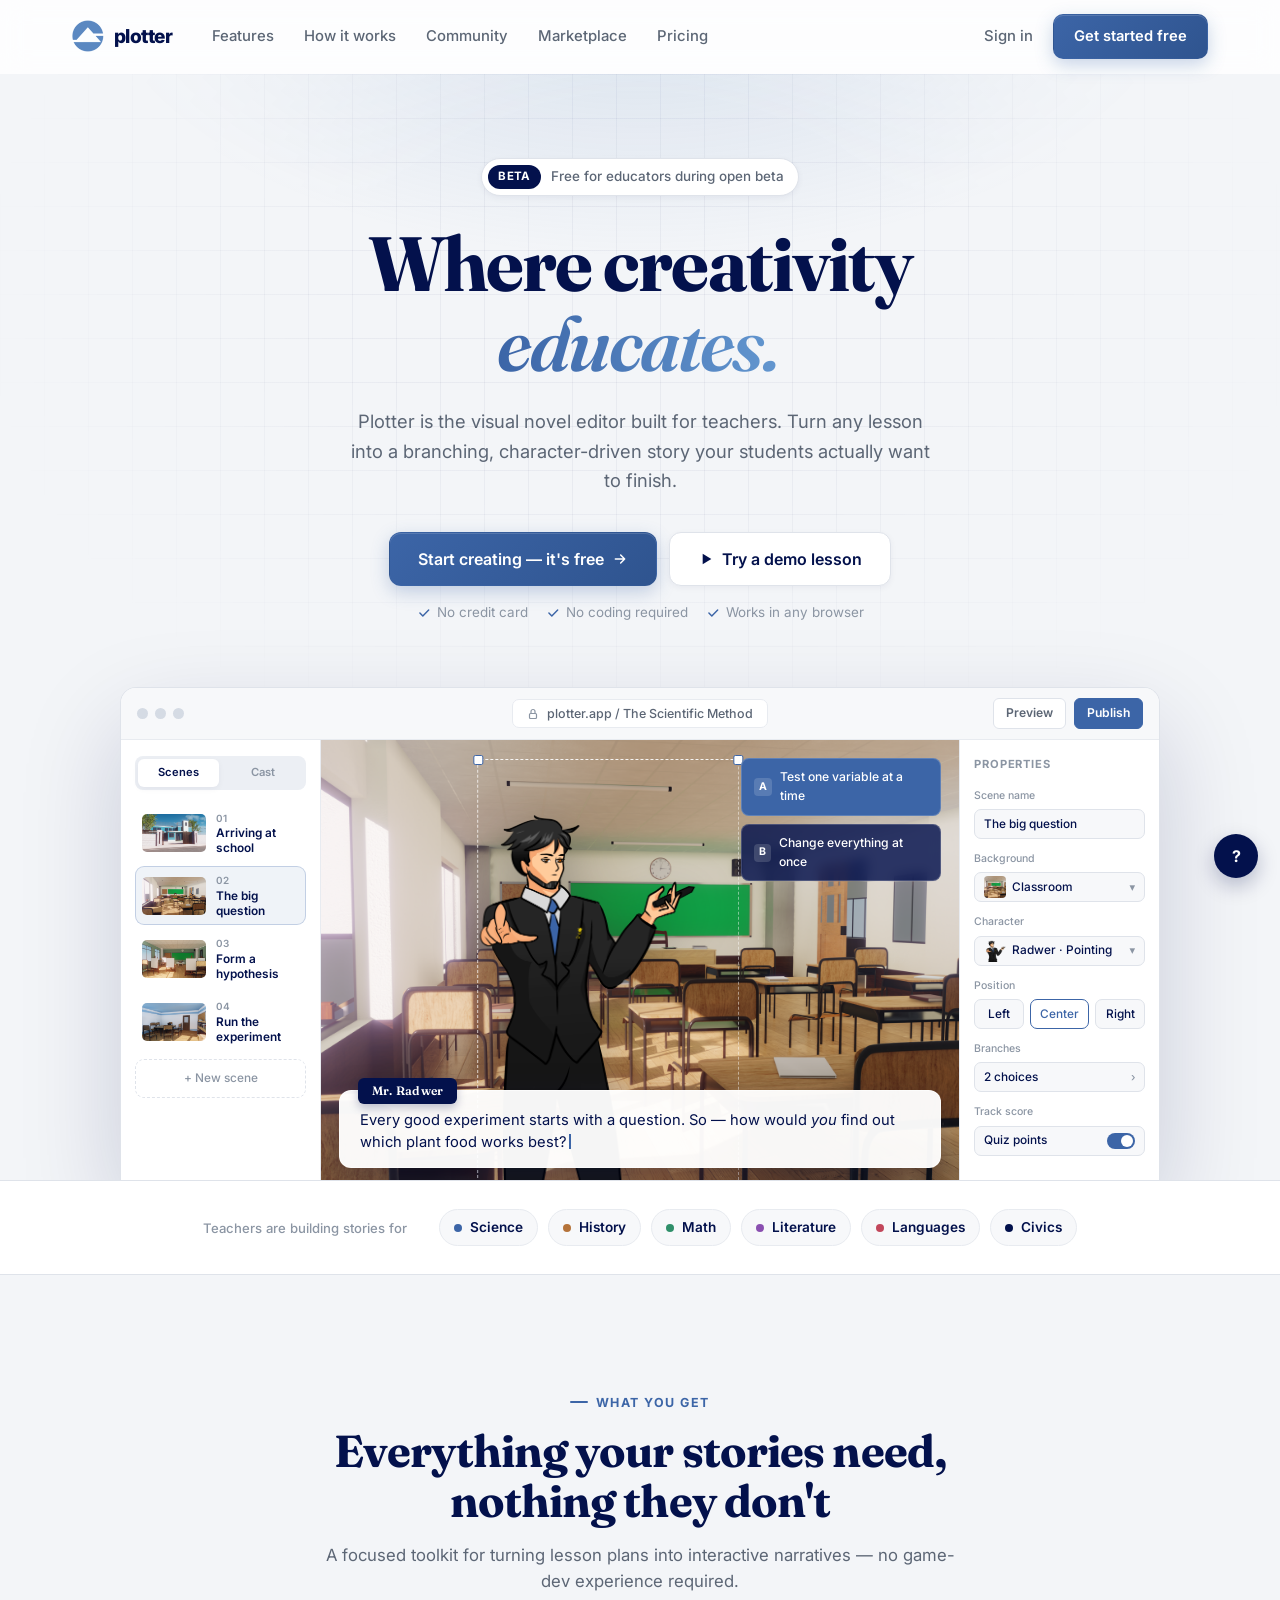
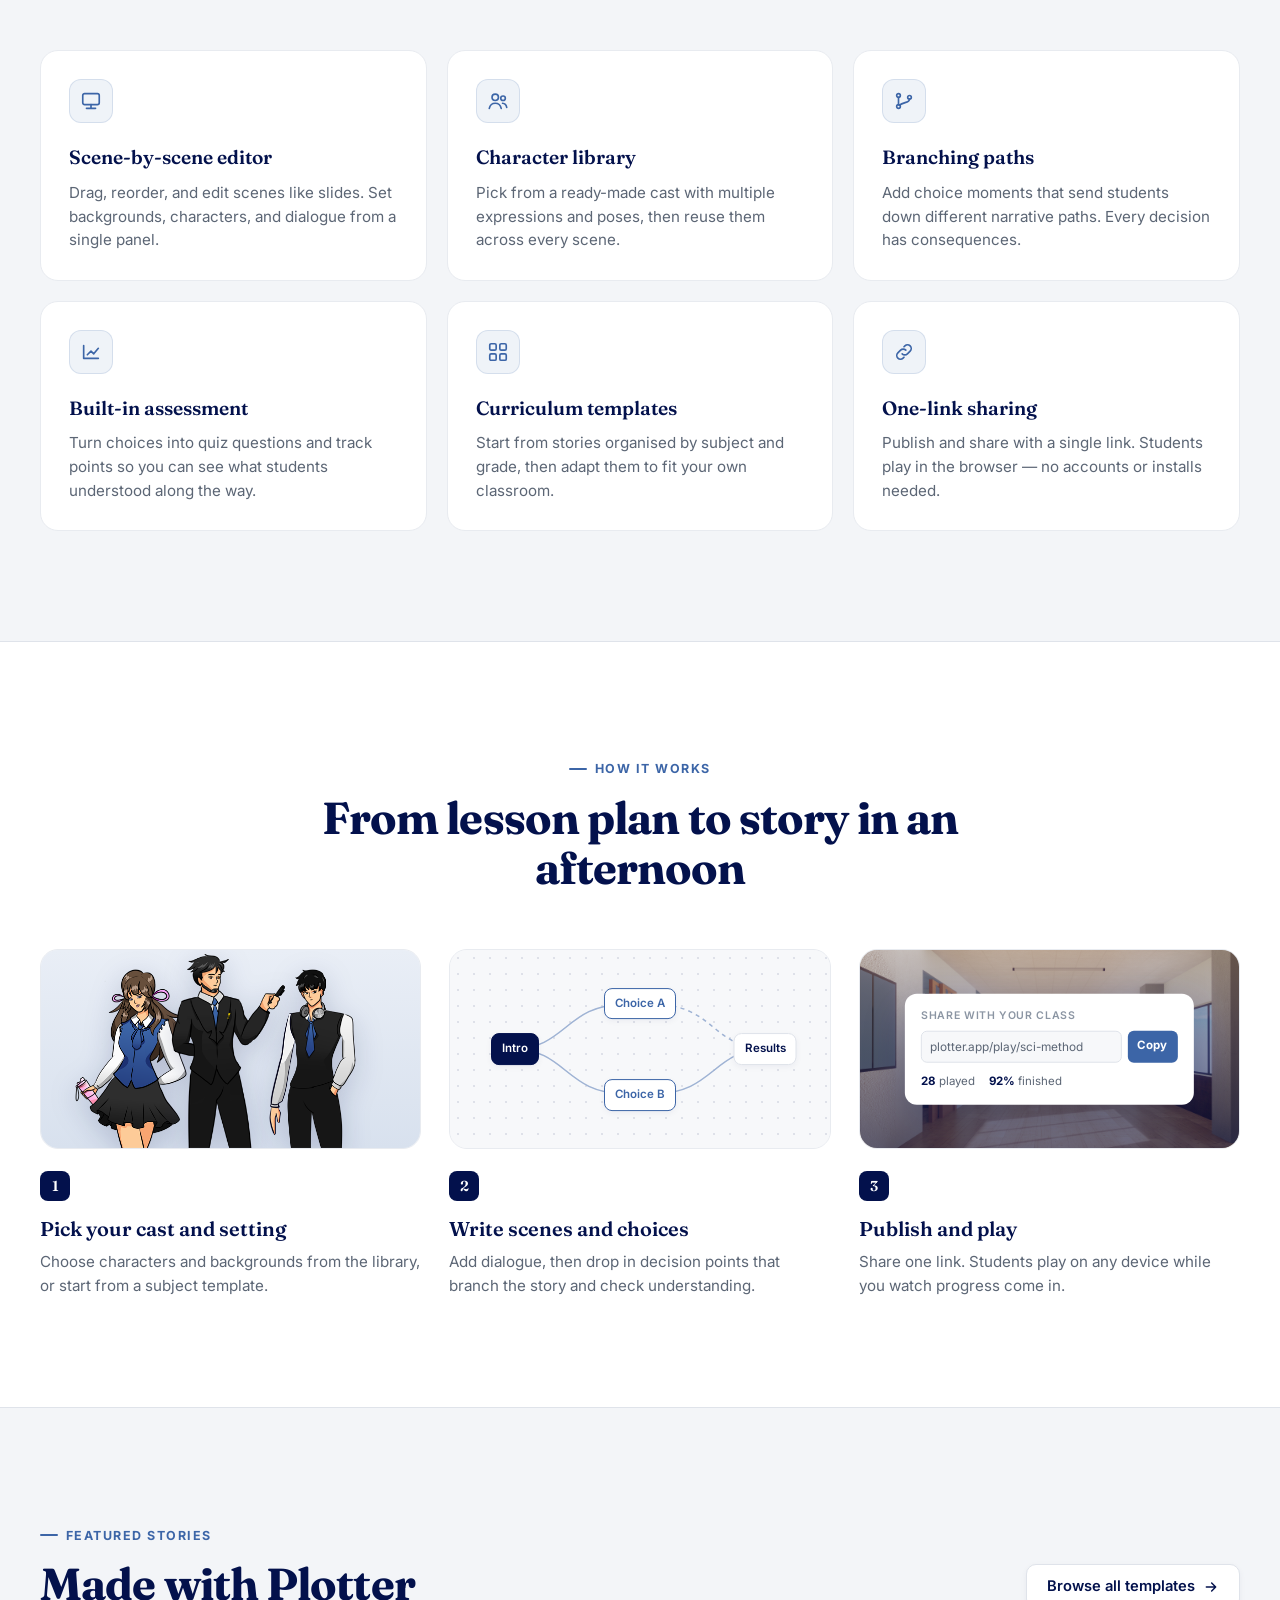
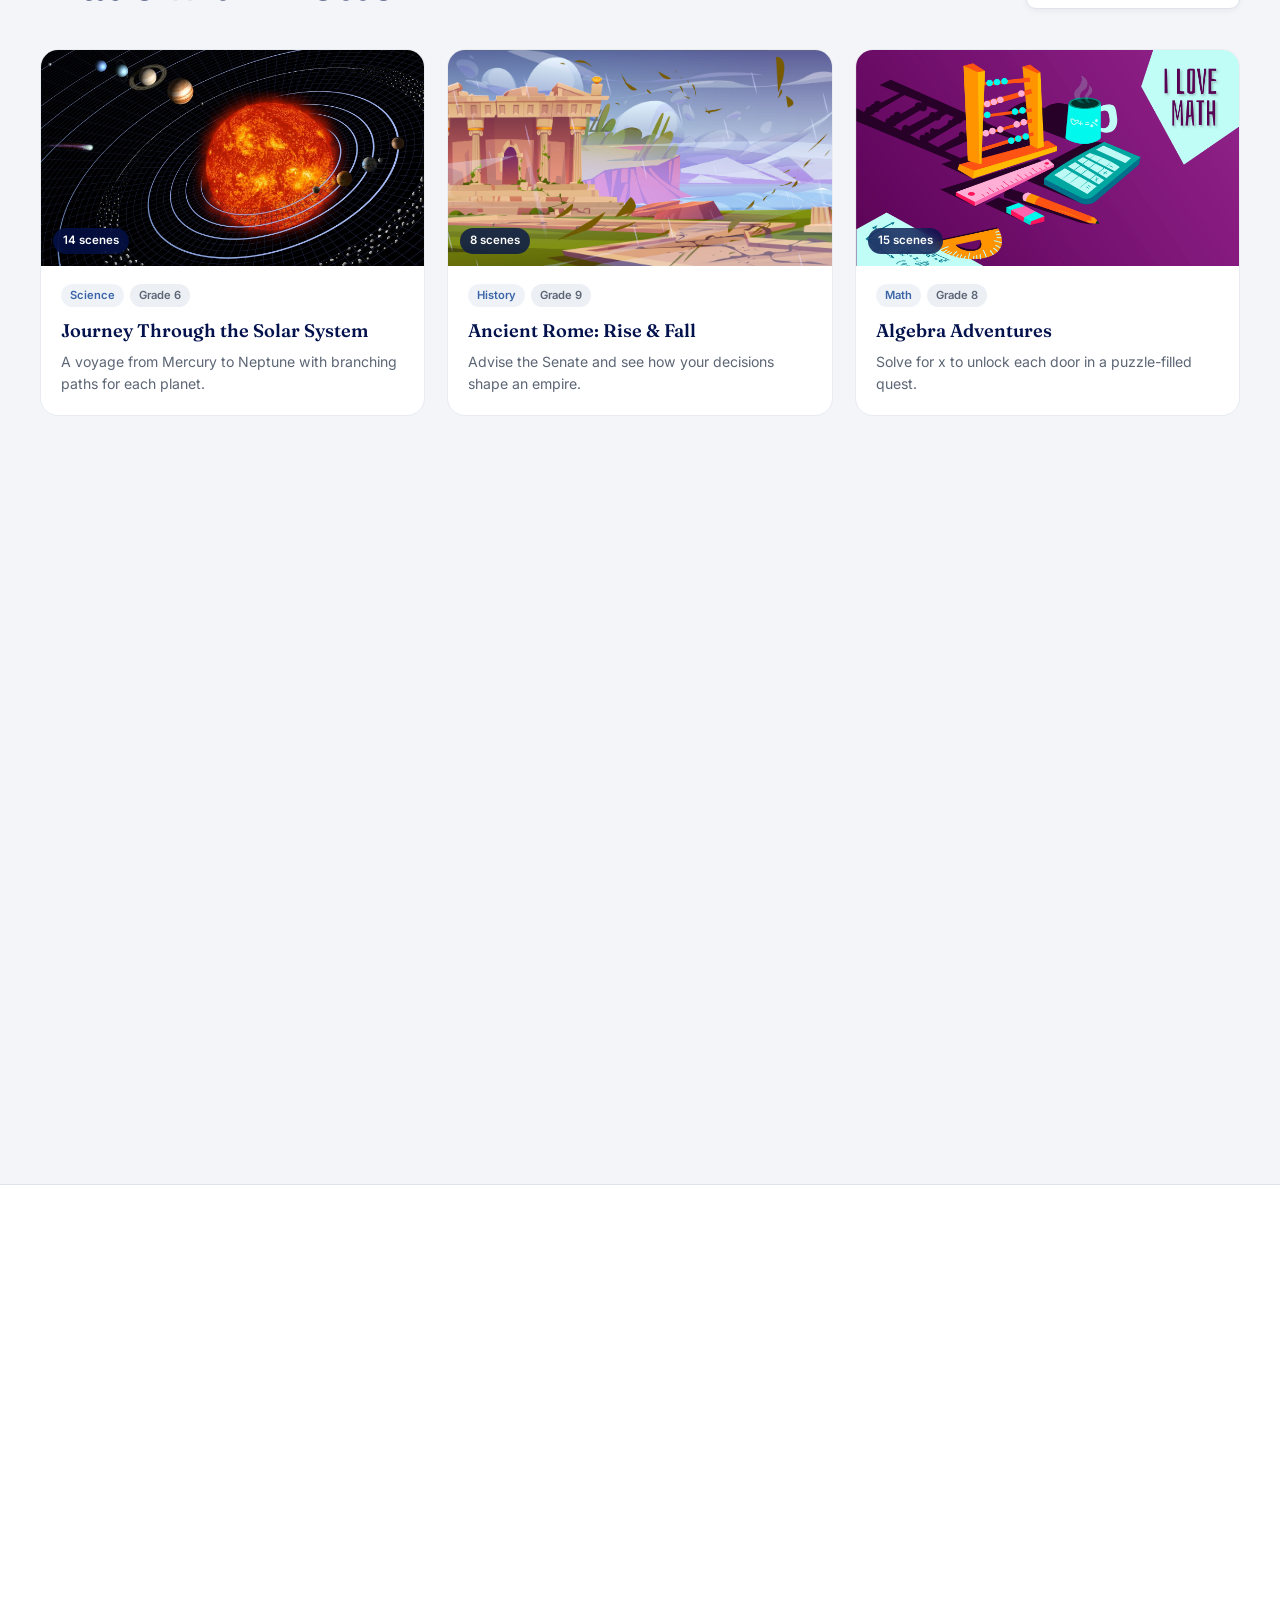
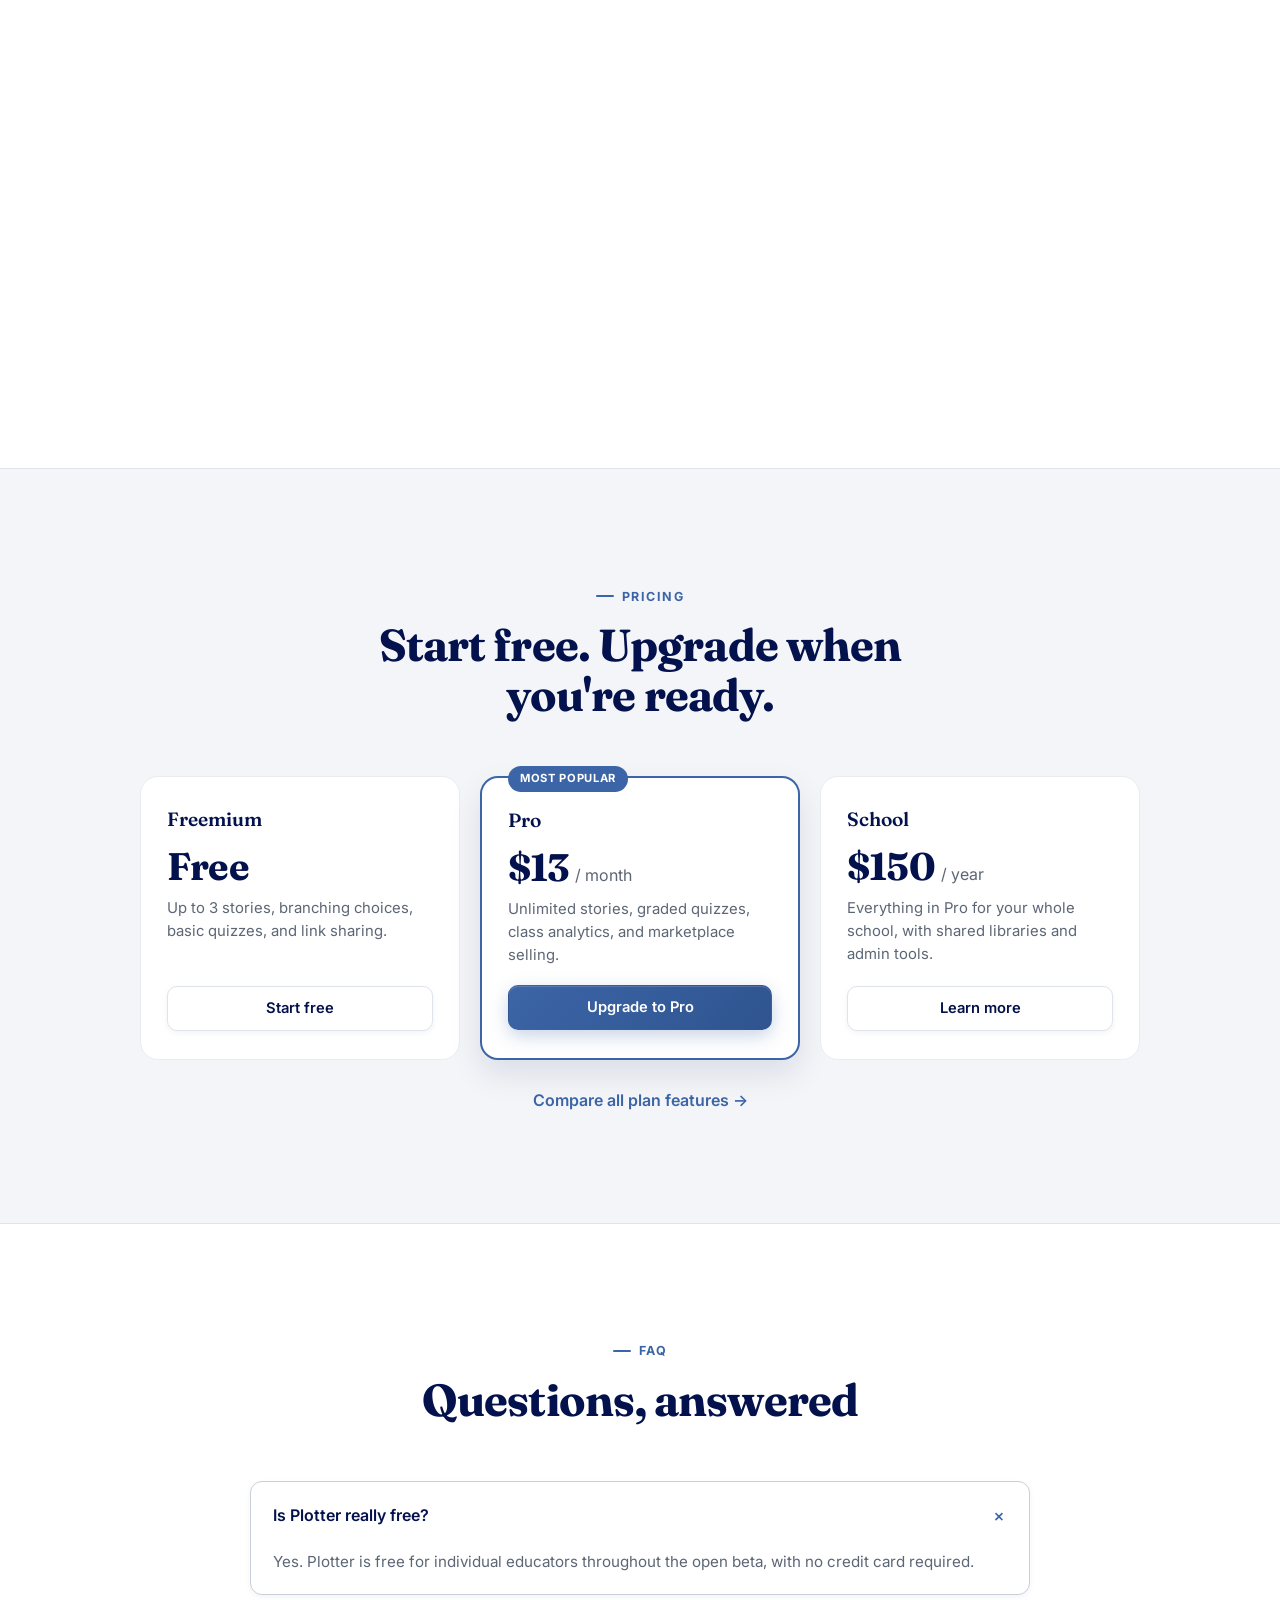
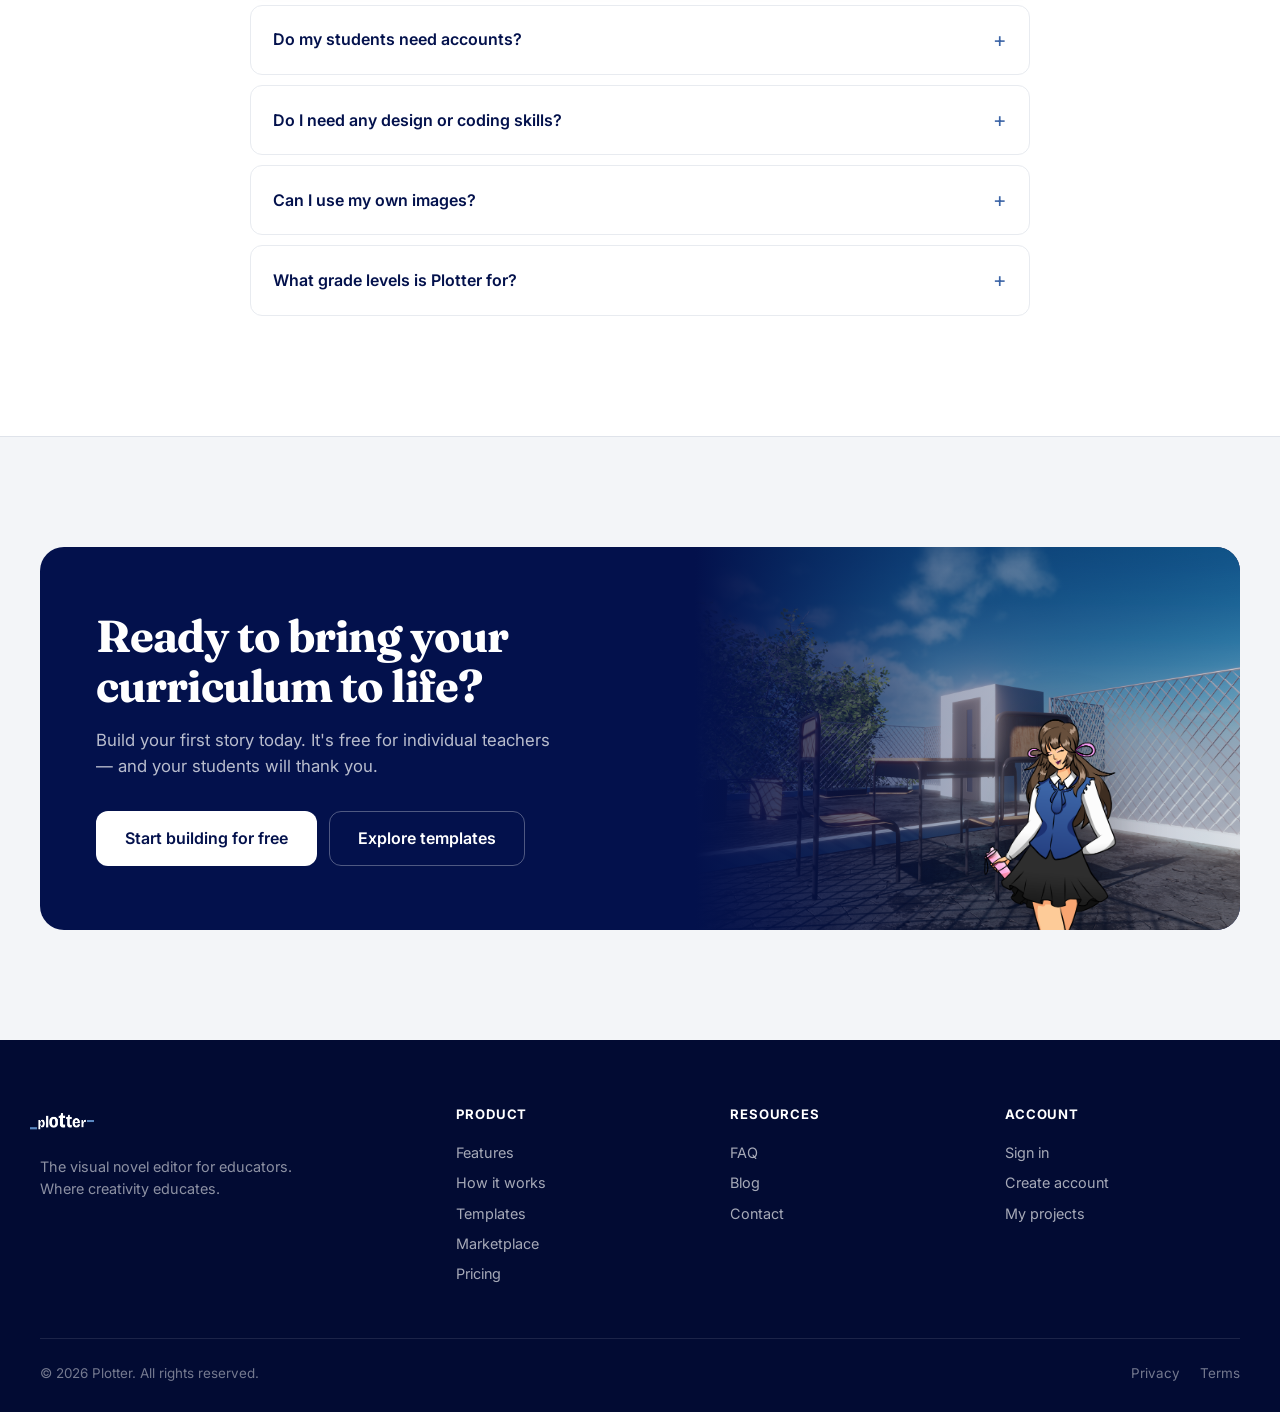
<file: index.html>
<!DOCTYPE html>
<html lang="en">
<head>
<meta charset="UTF-8">
<meta name="viewport" content="width=device-width, initial-scale=1.0">
<title>Plotter — The visual novel editor for educators</title>
<meta name="description" content="Plotter is the visual novel editor for educators. Build branching, character-driven stories your students actually want to finish.">
<link rel="icon" href="images/sidebar-logo.png">
<link rel="preconnect" href="https://fonts.googleapis.com">
<link rel="preconnect" href="https://fonts.gstatic.com" crossorigin>
<link href="https://fonts.googleapis.com/css2?family=Inter:wght@400;500;600;700;800&family=Fraunces:opsz,wght@9..144,500;9..144,600;9..144,700&display=swap" rel="stylesheet">
<style>
  :root{
    --bg: #f3f5f8;
    --panel: #ffffff;
    --panel-2: #f7f8fa;
    --panel-3: #eceff4;
    --border: #dfe3ea;
    --border-soft: #e8ebf0;
    --navy: #03114c;
    --navy-2: #0b1d63;
    --blue: #3c65a7;
    --blue-2: #5b88c1;
    --blue-3: #6397d0;
    --blue-tint: rgba(60,101,167,0.08);
    --text: #03114c;
    --text-dim: #5c6675;
    --text-faint: #8b95a3;
    --radius-lg: 18px;
    --radius-md: 12px;
    --font-display: 'Fraunces', Georgia, serif;
    --font-body: 'Inter', system-ui, -apple-system, sans-serif;
    --max-width: 1200px;
    --shadow-sm: 0 2px 6px rgba(3,17,76,0.05);
    --shadow-md: 0 14px 32px rgba(3,17,76,0.10);
    --shadow-lg: 0 40px 100px rgba(3,17,76,0.18);
  }

  *{ box-sizing: border-box; margin: 0; padding: 0; }
  html{ scroll-behavior: smooth; scroll-padding-top: 80px; }

  body{
    background: var(--bg);
    color: var(--text);
    font-family: var(--font-body);
    line-height: 1.55;
    -webkit-font-smoothing: antialiased;
    overflow-x: hidden;
  }

  ::selection{ background: rgba(60,101,167,0.22); color: var(--navy); }
  ::-webkit-scrollbar{ width: 10px; height: 10px; }
  ::-webkit-scrollbar-track{ background: transparent; }
  ::-webkit-scrollbar-thumb{ background: #cfd6e1; border-radius: 8px; border: 2px solid var(--bg); }
  ::-webkit-scrollbar-thumb:hover{ background: var(--blue); }

  a{ color: inherit; text-decoration: none; }
  button{ font-family: inherit; cursor: pointer; }
  img{ display: block; max-width: 100%; }
  :focus-visible{ outline: 2px solid var(--blue); outline-offset: 3px; border-radius: 6px; }

  .wrap{ max-width: var(--max-width); margin: 0 auto; padding: 0 32px; }

  /* ---------- Buttons ---------- */
  .btn{
    display: inline-flex; align-items: center; justify-content: center; gap: 8px;
    padding: 10px 20px; border-radius: 10px;
    font-size: 0.92rem; font-weight: 600; white-space: nowrap;
    border: 1px solid transparent;
    transition: transform .15s ease, box-shadow .15s ease, background .15s ease, border-color .15s ease, color .15s ease;
  }
  .btn svg{ width: 16px; height: 16px; flex-shrink: 0; }
  .btn-primary{
    background: linear-gradient(135deg, var(--blue), #2f548f);
    color: #fff;
    box-shadow: 0 6px 18px rgba(60,101,167,0.28), inset 0 1px 0 rgba(255,255,255,0.15);
  }
  .btn-primary:hover{ transform: translateY(-1px); box-shadow: 0 10px 26px rgba(60,101,167,0.36), inset 0 1px 0 rgba(255,255,255,0.15); }
  .btn-secondary{ background: #fff; color: var(--navy); border-color: var(--border); box-shadow: var(--shadow-sm); }
  .btn-secondary:hover{ border-color: var(--blue); color: var(--blue); }
  .btn-light{ background: #fff; color: var(--navy); }
  .btn-light:hover{ transform: translateY(-1px); box-shadow: 0 10px 26px rgba(0,0,0,0.25); }
  .btn-ghost-light{ background: transparent; color: #fff; border-color: rgba(255,255,255,0.3); }
  .btn-ghost-light:hover{ background: rgba(255,255,255,0.08); border-color: rgba(255,255,255,0.6); }
  .btn-lg{ padding: 14px 28px; font-size: 1rem; border-radius: 12px; }

  /* ---------- Navbar ---------- */
  header{
    position: sticky; top: 0; z-index: 50;
    background: rgba(255,255,255,0.82);
    backdrop-filter: saturate(160%) blur(14px);
    -webkit-backdrop-filter: saturate(160%) blur(14px);
    border-bottom: 1px solid transparent;
    transition: border-color .2s ease, box-shadow .2s ease;
  }
  header.scrolled{ border-bottom-color: var(--border); box-shadow: 0 4px 20px rgba(3,17,76,0.05); }

  .nav{
    display: flex; align-items: center; justify-content: space-between; gap: 24px;
    max-width: var(--max-width); margin: 0 auto; padding: 14px 32px;
  }
  .nav-left{ display: flex; align-items: center; gap: 40px; }
  .logo{ display: flex; align-items: center; gap: 10px; font-weight: 800; font-size: 1.2rem; letter-spacing: -0.03em; color: var(--navy); }
  .logo-mark{ width: 32px; height: 32px; object-fit: contain; }
  .nav-links{ display: flex; align-items: center; gap: 30px; }
  .nav-links a{ color: var(--text-dim); font-size: 0.93rem; font-weight: 500; transition: color .15s ease; }
  .nav-links a:hover{ color: var(--blue); }
  .nav-actions{ display: flex; align-items: center; gap: 20px; }
  .nav-actions .signin{ color: var(--text-dim); font-size: 0.93rem; font-weight: 500; }
  .nav-actions .signin:hover{ color: var(--blue); }

  .menu-toggle{
    display: none; width: 40px; height: 40px; border-radius: 10px;
    background: transparent; border: 1px solid var(--border); color: var(--navy);
    align-items: center; justify-content: center;
  }
  .menu-toggle svg{ width: 20px; height: 20px; }

  .mobile-menu{
    display: none; flex-direction: column; gap: 4px;
    padding: 8px 20px 20px; border-top: 1px solid var(--border-soft); background: #fff;
  }
  .mobile-menu a{ padding: 12px 4px; font-weight: 500; color: var(--text-dim); border-bottom: 1px solid var(--border-soft); }
  .mobile-menu .btn{ margin-top: 12px; border-bottom: none; color: #fff; }
  header.open .mobile-menu{ display: flex; }

  /* ---------- Hero ---------- */
  .hero{
    position: relative; text-align: center;
    padding: 84px 32px 0;
    overflow: hidden;
  }
  .hero::before{
    content: ""; position: absolute; inset: 0; z-index: 0; pointer-events: none;
    background:
      radial-gradient(ellipse 800px 420px at 50% -10%, rgba(91,136,193,0.20), transparent 70%),
      linear-gradient(rgba(3,17,76,0.045) 1px, transparent 1px) 0 0 / 44px 44px,
      linear-gradient(90deg, rgba(3,17,76,0.045) 1px, transparent 1px) 0 0 / 44px 44px;
    -webkit-mask-image: radial-gradient(ellipse 70% 60% at 50% 20%, #000 30%, transparent 75%);
            mask-image: radial-gradient(ellipse 70% 60% at 50% 20%, #000 30%, transparent 75%);
  }
  .hero > *{ position: relative; z-index: 1; }

  .badge{
    display: inline-flex; align-items: center; gap: 10px;
    padding: 6px 14px 6px 6px; border-radius: 999px;
    background: #fff; border: 1px solid var(--border);
    color: var(--text-dim); font-size: 0.84rem; font-weight: 500;
    box-shadow: var(--shadow-sm); margin-bottom: 28px;
  }
  .badge-tag{
    background: var(--navy); color: #fff; font-size: 0.72rem; font-weight: 700;
    letter-spacing: 0.04em; padding: 3px 10px; border-radius: 999px;
  }

  h1.headline{
    font-family: var(--font-display);
    font-size: clamp(2.6rem, 6.6vw, 4.8rem);
    font-weight: 700; letter-spacing: -0.025em; line-height: 1.04;
    color: var(--navy);
  }
  .headline em{
    font-style: italic; font-weight: 600;
    background: linear-gradient(90deg, var(--blue), var(--blue-3));
    -webkit-background-clip: text; background-clip: text; color: transparent;
    padding-right: 0.06em;
  }
  .hero-sub{
    max-width: 600px; margin: 24px auto 0;
    color: var(--text-dim); font-size: 1.15rem; line-height: 1.6;
  }
  .hero-actions{ display: flex; justify-content: center; gap: 12px; margin-top: 36px; flex-wrap: wrap; }
  .hero-note{ margin-top: 16px; color: var(--text-faint); font-size: 0.84rem; display: flex; justify-content: center; gap: 18px; flex-wrap: wrap; }
  .hero-note span{ display: inline-flex; align-items: center; gap: 6px; }
  .hero-note svg{ width: 14px; height: 14px; color: var(--blue); }

  /* ---------- Editor mockup ---------- */
  .editor-wrap{ max-width: 1040px; margin: 64px auto 0; position: relative; }
  .editor-wrap::after{
    content: ""; position: absolute; left: 8%; right: 8%; bottom: -30px; height: 60px;
    background: radial-gradient(ellipse at center, rgba(3,17,76,0.25), transparent 70%);
    filter: blur(16px); z-index: -1;
  }
  .editor-shell{
    background: #fff; border: 1px solid var(--border);
    border-radius: 16px 16px 0 0; border-bottom: none;
    overflow: hidden; box-shadow: var(--shadow-lg); text-align: left;
  }
  .editor-titlebar{
    display: grid; grid-template-columns: 1fr auto 1fr; align-items: center;
    padding: 10px 16px; border-bottom: 1px solid var(--border-soft); background: var(--panel-2);
  }
  .traffic-lights{ display: flex; gap: 7px; }
  .traffic-lights span{ width: 11px; height: 11px; border-radius: 50%; background: #d5dbe4; }
  .editor-title{
    display: flex; align-items: center; gap: 8px;
    background: #fff; border: 1px solid var(--border-soft); border-radius: 7px;
    padding: 4px 14px; color: var(--text-dim); font-size: 0.78rem; font-weight: 500;
  }
  .editor-title svg{ width: 12px; height: 12px; color: var(--text-faint); }
  .editor-titlebar-actions{ display: flex; gap: 8px; justify-content: flex-end; }
  .pill-btn{
    padding: 5px 12px; border-radius: 6px; font-size: 0.76rem; font-weight: 600;
    border: 1px solid var(--border); color: var(--text-dim); background: #fff;
  }
  .pill-btn.publish{ background: var(--blue); color: #fff; border-color: var(--blue); }

  .editor-body{ display: grid; grid-template-columns: 200px 1fr 200px; height: 440px; }
  .editor-col{ padding: 16px 14px; }
  .editor-col.scenes{ border-right: 1px solid var(--border-soft); background: #fff; overflow: hidden; }
  .editor-col.props{ border-left: 1px solid var(--border-soft); background: #fff; }

  .editor-tabs{
    display: flex; gap: 4px; padding: 3px; background: var(--panel-3);
    border-radius: 8px; margin-bottom: 14px;
  }
  .editor-tabs span{
    flex: 1; text-align: center; font-size: 0.7rem; font-weight: 600;
    padding: 5px 0; border-radius: 6px; color: var(--text-faint);
  }
  .editor-tabs .active{ background: #fff; color: var(--navy); box-shadow: var(--shadow-sm); }

  .scene-item{
    display: flex; gap: 10px; align-items: center;
    padding: 6px; border-radius: 9px; margin-bottom: 4px; border: 1px solid transparent;
  }
  .scene-item.active{ background: var(--blue-tint); border-color: rgba(60,101,167,0.25); }
  .scene-item img{ width: 64px; height: 38px; object-fit: cover; border-radius: 5px; flex-shrink: 0; }
  .scene-item .meta{ min-width: 0; }
  .scene-item .num{ font-size: 0.62rem; color: var(--text-faint); font-weight: 600; letter-spacing: .04em; }
  .scene-item .name{ font-size: 0.74rem; font-weight: 600; color: var(--navy); line-height: 1.25; }
  .scene-add{
    margin-top: 8px; border: 1.5px dashed var(--border); border-radius: 9px;
    padding: 9px; text-align: center; font-size: 0.74rem; color: var(--text-faint); font-weight: 500;
  }

  .editor-stage{
    position: relative; overflow: hidden; padding: 0;
    background: #222 url('images/backgrounds/classroom.png') center 40% / cover no-repeat;
  }
  .stage-character{
    position: absolute; bottom: 0; left: 50%; transform: translateX(-62%);
    height: 96%; width: auto; max-width: none;
    filter: drop-shadow(0 12px 24px rgba(0,0,0,0.25));
  }
  .stage-select{
    position: absolute; bottom: 0; left: 50%; transform: translateX(-62%);
    height: 96%; aspect-ratio: 0.62;
    outline: 1.5px dashed rgba(255,255,255,0.9); outline-offset: -2px; border-radius: 4px;
    pointer-events: none;
  }
  .stage-select::before, .stage-select::after{
    content: ""; position: absolute; width: 8px; height: 8px; background: #fff; border: 1.5px solid var(--blue); border-radius: 2px;
  }
  .stage-select::before{ top: -3px; left: -3px; }
  .stage-select::after{ top: -3px; right: -3px; }

  .dialogue-box{
    position: absolute; left: 18px; right: 18px; bottom: 16px;
    background: rgba(255,255,255,0.96); border-radius: 12px;
    padding: 18px 20px 14px; box-shadow: 0 16px 40px rgba(3,17,76,0.25);
    border: 1px solid rgba(255,255,255,0.6);
  }
  .speaker-tag{
    position: absolute; top: -13px; left: 18px;
    background: var(--navy); color: #fff; font-family: var(--font-display);
    font-size: 0.76rem; font-weight: 600; letter-spacing: 0.02em;
    padding: 4px 14px; border-radius: 6px; box-shadow: 0 4px 10px rgba(3,17,76,0.25);
  }
  .dialogue-text{ font-size: 0.92rem; color: var(--navy); line-height: 1.5; }
  .dialogue-text .caret{ display: inline-block; width: 2px; height: 1em; background: var(--blue); vertical-align: -2px; margin-left: 2px; animation: blink 1s steps(1) infinite; }
  @keyframes blink{ 50%{ opacity: 0; } }

  .stage-choices{
    position: absolute; top: 18px; right: 18px; display: flex; flex-direction: column; gap: 8px; width: 200px;
  }
  .stage-choice{
    background: rgba(3,17,76,0.82); color: #fff; font-size: 0.76rem; font-weight: 500;
    padding: 9px 12px; border-radius: 8px; border: 1px solid rgba(255,255,255,0.18);
    backdrop-filter: blur(6px); display: flex; align-items: center; gap: 8px;
  }
  .stage-choice b{ display: inline-grid; place-items: center; width: 18px; height: 18px; border-radius: 4px; background: rgba(255,255,255,0.15); font-size: 0.66rem; }
  .stage-choice.hl{ background: var(--blue); }

  .props-heading{ font-size: 0.7rem; font-weight: 700; color: var(--text-faint); letter-spacing: 0.08em; margin-bottom: 14px; text-transform: uppercase; }
  .props-field{ margin-bottom: 12px; }
  .props-label{ font-size: 0.66rem; color: var(--text-faint); margin-bottom: 5px; font-weight: 500; }
  .props-input{
    display: flex; align-items: center; justify-content: space-between; gap: 6px;
    min-height: 30px; border-radius: 7px; border: 1px solid var(--border);
    background: var(--panel-2); padding: 0 9px; font-size: 0.74rem; color: var(--navy); font-weight: 500;
  }
  .props-input img{ width: 22px; height: 22px; object-fit: cover; object-position: top; border-radius: 4px; }
  .props-input .chev{ color: var(--text-faint); font-size: 0.7rem; }
  .props-row{ display: flex; gap: 6px; }
  .props-row .props-input{ flex: 1; justify-content: center; }
  .toggle{ width: 28px; height: 16px; border-radius: 999px; background: var(--blue); position: relative; }
  .toggle::after{ content: ""; position: absolute; top: 2px; right: 2px; width: 12px; height: 12px; border-radius: 50%; background: #fff; }

  /* ---------- Logos / subjects strip ---------- */
  .strip{
    background: #fff; border-top: 1px solid var(--border); border-bottom: 1px solid var(--border);
    padding: 28px 32px; position: relative; z-index: 2;
  }
  .strip-inner{ max-width: var(--max-width); margin: 0 auto; display: flex; align-items: center; gap: 32px; flex-wrap: wrap; justify-content: center; }
  .strip-label{ font-size: 0.82rem; color: var(--text-faint); font-weight: 500; }
  .subject-list{ display: flex; gap: 10px; flex-wrap: wrap; justify-content: center; }
  .subject{
    display: inline-flex; align-items: center; gap: 8px;
    padding: 7px 14px; border-radius: 999px; background: var(--panel-2); border: 1px solid var(--border-soft);
    font-size: 0.85rem; font-weight: 600; color: var(--navy);
  }
  .subject i{ width: 8px; height: 8px; border-radius: 50%; display: block; }

  /* ---------- Sections ---------- */
  section.block{ padding: 110px 32px; }
  .section-head{ text-align: center; max-width: 640px; margin: 0 auto 56px; }
  .eyebrow{
    display: inline-flex; align-items: center; gap: 8px;
    font-size: 0.78rem; font-weight: 700; letter-spacing: 0.12em; text-transform: uppercase;
    color: var(--blue); margin-bottom: 14px;
  }
  .eyebrow::before{ content: ""; width: 18px; height: 2px; background: var(--blue); border-radius: 2px; }
  .section-title{
    font-family: var(--font-display); font-size: clamp(2rem, 4vw, 2.8rem);
    font-weight: 700; letter-spacing: -0.02em; line-height: 1.12; color: var(--navy);
  }
  .section-sub{ margin-top: 16px; color: var(--text-dim); font-size: 1.05rem; }

  /* ---------- Features ---------- */
  .features-grid{ max-width: var(--max-width); margin: 0 auto; display: grid; grid-template-columns: repeat(3, 1fr); gap: 20px; }
  .feature-card{
    background: #fff; border: 1px solid var(--border-soft); border-radius: var(--radius-lg);
    padding: 28px; transition: border-color .2s ease, transform .2s ease, box-shadow .2s ease;
  }
  .feature-card:hover{ border-color: #c9d0da; transform: translateY(-3px); box-shadow: var(--shadow-md); }
  .feature-icon{
    width: 44px; height: 44px; border-radius: 12px; display: grid; place-items: center;
    background: var(--blue-tint); color: var(--blue); margin-bottom: 20px;
    border: 1px solid rgba(60,101,167,0.15);
  }
  .feature-icon svg{ width: 22px; height: 22px; }
  .feature-title{ font-family: var(--font-display); font-size: 1.2rem; font-weight: 600; margin-bottom: 8px; color: var(--navy); }
  .feature-desc{ color: var(--text-dim); font-size: 0.95rem; }

  /* ---------- How it works ---------- */
  .how{ background: #fff; border-top: 1px solid var(--border); border-bottom: 1px solid var(--border); }
  .steps{ max-width: var(--max-width); margin: 0 auto; display: grid; grid-template-columns: repeat(3, 1fr); gap: 28px; counter-reset: step; }
  .step{ position: relative; }
  .step-visual{
    height: 200px; border-radius: var(--radius-lg); overflow: hidden; position: relative;
    border: 1px solid var(--border-soft); background: var(--panel-2); margin-bottom: 22px;
  }
  .step-visual img.bg{ width: 100%; height: 100%; object-fit: cover; }
  .step-num{
    display: inline-grid; place-items: center; width: 30px; height: 30px; border-radius: 8px;
    background: var(--navy); color: #fff; font-family: var(--font-display); font-weight: 600; font-size: 0.9rem;
    margin-bottom: 12px;
  }
  .step h3{ font-family: var(--font-display); font-size: 1.25rem; font-weight: 600; color: var(--navy); margin-bottom: 6px; }
  .step p{ color: var(--text-dim); font-size: 0.95rem; }

  /* step 1: cast */
  .cast{ position: absolute; inset: 0; display: flex; align-items: flex-end; justify-content: center; gap: 0;
    background: linear-gradient(180deg, #e9eef6, #d8e1ee); }
  .cast img{ height: 92%; width: auto; margin: 0 -14px; filter: drop-shadow(0 8px 14px rgba(3,17,76,0.18)); }
  .cast img:nth-child(2){ height: 100%; position: relative; z-index: 2; }

  /* step 2: branch graph */
  .graph{ position: absolute; inset: 0; background:
      radial-gradient(circle, rgba(3,17,76,0.1) 1px, transparent 1.5px) 0 0 / 16px 16px, var(--panel-2); }
  .graph svg{ position: absolute; inset: 0; width: 100%; height: 100%; }
  .node{
    position: absolute; background: #fff; border: 1px solid var(--border); border-radius: 8px;
    padding: 6px 10px; font-size: 0.72rem; font-weight: 600; color: var(--navy);
    box-shadow: var(--shadow-sm); white-space: nowrap; transform: translate(-50%, -50%);
  }
  .node.start{ background: var(--navy); color: #fff; border-color: var(--navy); }
  .node.choice{ border-color: var(--blue); color: var(--blue); }

  /* step 3: share */
  .share{ position: absolute; inset: 0; background: url('images/backgrounds/hallway.png') center / cover; }
  .share::before{ content: ""; position: absolute; inset: 0; background: linear-gradient(180deg, rgba(3,17,76,0.1), rgba(3,17,76,0.55)); }
  .share-card{
    position: absolute; left: 50%; top: 50%; transform: translate(-50%, -50%);
    background: #fff; border-radius: 12px; padding: 14px 16px; width: 76%;
    box-shadow: 0 16px 40px rgba(3,17,76,0.3);
  }
  .share-card .lbl{ font-size: 0.66rem; color: var(--text-faint); font-weight: 600; letter-spacing: .06em; text-transform: uppercase; margin-bottom: 6px; }
  .share-link{ display: flex; gap: 6px; }
  .share-link span{ flex: 1; font-size: 0.74rem; background: var(--panel-2); border: 1px solid var(--border); border-radius: 6px; padding: 6px 8px; color: var(--text-dim); white-space: nowrap; overflow: hidden; text-overflow: ellipsis; }
  .share-link b{ font-size: 0.72rem; background: var(--blue); color: #fff; border-radius: 6px; padding: 6px 10px; }
  .share-stats{ display: flex; gap: 14px; margin-top: 10px; font-size: 0.72rem; color: var(--text-dim); }
  .share-stats strong{ color: var(--navy); }

  /* ---------- Stories ---------- */
  .stories-header{
    max-width: var(--max-width); margin: 0 auto 40px;
    display: flex; align-items: flex-end; justify-content: space-between; gap: 20px; flex-wrap: wrap;
  }
  .stories-header .section-head{ text-align: left; margin: 0; }
  .stories-grid{ max-width: var(--max-width); margin: 0 auto; display: grid; grid-template-columns: repeat(3, 1fr); gap: 22px; }
  .story-card{
    border-radius: var(--radius-lg); overflow: hidden; border: 1px solid var(--border-soft);
    background: #fff; transition: transform .2s ease, box-shadow .2s ease, border-color .2s ease;
    display: flex; flex-direction: column;
  }
  .story-card:hover{ transform: translateY(-4px); box-shadow: var(--shadow-md); border-color: #c9d0da; }
  .story-cover{ aspect-ratio: 16 / 9; position: relative; overflow: hidden; background: linear-gradient(135deg, var(--navy), var(--blue)); }
  .story-cover img{ width: 100%; height: 100%; object-fit: cover; transition: transform .5s ease; }
  .story-card:hover .story-cover img{ transform: scale(1.05); }
  .story-cover .scene-count{
    position: absolute; left: 12px; bottom: 12px;
    background: rgba(3,17,76,0.78); color: #fff; backdrop-filter: blur(6px);
    font-size: 0.72rem; font-weight: 600; padding: 4px 10px; border-radius: 999px;
  }
  .story-info{ padding: 18px 20px 20px; display: flex; flex-direction: column; gap: 6px; flex: 1; }
  .story-tags{ display: flex; gap: 6px; }
  .tag{ font-size: 0.7rem; font-weight: 600; padding: 3px 9px; border-radius: 999px; background: var(--blue-tint); color: var(--blue); }
  .tag.grey{ background: var(--panel-3); color: var(--text-dim); }
  .story-title{ font-family: var(--font-display); font-size: 1.14rem; font-weight: 600; color: var(--navy); margin-top: 4px; }
  .story-desc{ color: var(--text-dim); font-size: 0.88rem; }

  /* ---------- Stats band ---------- */
  .stats{ max-width: var(--max-width); margin: 0 auto; display: grid; grid-template-columns: repeat(4, 1fr); gap: 0;
    background: #fff; border: 1px solid var(--border); border-radius: var(--radius-lg); overflow: hidden; }
  .stat{ padding: 32px 28px; border-right: 1px solid var(--border-soft); }
  .stat:last-child{ border-right: none; }
  .stat-value{ font-family: var(--font-display); font-size: 2.4rem; font-weight: 700; color: var(--navy); letter-spacing: -0.02em; line-height: 1.1; }
  .stat-label{ color: var(--text-dim); font-size: 0.9rem; margin-top: 6px; }

  /* ---------- Community ---------- */
  .community{ max-width: var(--max-width); margin: 0 auto; display: grid; grid-template-columns: repeat(3, 1fr); gap: 22px; }
  .comm-card{ background: var(--bg); border: 1px solid var(--border-soft); border-radius: var(--radius-lg); overflow: hidden; display: flex; flex-direction: column; }
  .comm-art{ height: 170px; background-size: cover; background-position: center; position: relative; display: flex; justify-content: center; align-items: flex-end; }
  .comm-art::before{ content: ""; position: absolute; inset: 0; background: linear-gradient(180deg, rgba(3,17,76,0.05), rgba(3,17,76,0.35)); }
  .comm-art img{ position: relative; height: 92%; width: auto; filter: drop-shadow(0 8px 16px rgba(3,17,76,0.3)); }
  .comm-body{ padding: 22px 24px 24px; display: flex; flex-direction: column; gap: 8px; flex: 1; }
  .comm-tag{ align-self: flex-start; font-size: 0.72rem; font-weight: 700; letter-spacing: 0.08em; text-transform: uppercase; color: var(--blue); background: var(--blue-tint); padding: 4px 10px; border-radius: 999px; }
  .comm-body h3{ font-family: var(--font-display); font-size: 1.25rem; font-weight: 600; color: var(--navy); }
  .comm-body p{ color: var(--text-dim); font-size: 0.95rem; }
  .comm-body strong{ color: var(--navy); }
  .comm-link{ margin-top: auto; padding-top: 6px; font-weight: 600; font-size: 0.92rem; color: var(--blue); }
  .comm-link:hover{ text-decoration: underline; }

  /* ---------- Pricing preview ---------- */
  .price-row{ max-width: 1000px; margin: 0 auto; display: grid; grid-template-columns: repeat(3, 1fr); gap: 20px; align-items: stretch; }
  .price-card{ background: #fff; border: 1px solid var(--border-soft); border-radius: var(--radius-lg); padding: 28px 26px; display: flex; flex-direction: column; gap: 10px; position: relative; }
  .price-card.featured{ border: 2px solid var(--blue); box-shadow: var(--shadow-md); }
  .pc-ribbon{ position: absolute; top: -12px; left: 26px; background: var(--blue); color: #fff; font-size: 0.7rem; font-weight: 700; letter-spacing: 0.06em; text-transform: uppercase; padding: 4px 12px; border-radius: 999px; }
  .pc-name{ font-family: var(--font-display); font-size: 1.2rem; font-weight: 600; color: var(--navy); }
  .pc-price{ display: flex; align-items: baseline; gap: 6px; }
  .pc-price b{ font-family: var(--font-display); font-size: 2.4rem; font-weight: 700; color: var(--navy); letter-spacing: -0.02em; line-height: 1.1; }
  .pc-price span{ color: var(--text-dim); }
  .price-card p{ color: var(--text-dim); font-size: 0.93rem; flex: 1; }
  .price-card .btn{ margin-top: 8px; }
  .price-more{ text-align: center; margin-top: 28px; }
  .price-more a{ color: var(--blue); font-weight: 600; }
  .price-more a:hover{ text-decoration: underline; }

  /* ---------- FAQ ---------- */
  .faq{ max-width: 780px; margin: 0 auto; }
  .faq details{ background: #fff; border: 1px solid var(--border-soft); border-radius: var(--radius-md); margin-bottom: 10px; transition: border-color .2s ease; }
  .faq details[open]{ border-color: #c9d0da; box-shadow: var(--shadow-sm); }
  .faq summary{
    list-style: none; cursor: pointer; padding: 18px 22px; font-weight: 600; color: var(--navy);
    display: flex; justify-content: space-between; align-items: center; gap: 16px;
  }
  .faq summary::-webkit-details-marker{ display: none; }
  .faq summary::after{ content: "+"; font-size: 1.3rem; font-weight: 400; color: var(--blue); transition: transform .2s ease; }
  .faq details[open] summary::after{ transform: rotate(45deg); }
  .faq details p{ padding: 0 22px 20px; color: var(--text-dim); font-size: 0.95rem; }

  /* ---------- CTA ---------- */
  .cta-outer{ padding: 0 32px 110px; }
  .cta{
    max-width: var(--max-width); margin: 0 auto; border-radius: 24px; overflow: hidden; position: relative;
    background: var(--navy); color: #fff;
    display: grid; grid-template-columns: 1.2fr 1fr; align-items: stretch; min-height: 360px;
  }
  .cta-copy{ padding: 64px 56px; position: relative; z-index: 1; }
  .cta-title{ font-family: var(--font-display); font-size: clamp(2rem, 4vw, 2.8rem); font-weight: 700; letter-spacing: -0.02em; line-height: 1.12; }
  .cta-sub{ margin-top: 16px; color: rgba(255,255,255,0.72); font-size: 1.05rem; max-width: 460px; }
  .cta-actions{ display: flex; gap: 12px; margin-top: 32px; flex-wrap: wrap; }
  .cta-art{ position: relative; background: url('images/backgrounds/rooftop.png') center / cover; }
  .cta-art::before{ content: ""; position: absolute; inset: 0; background: linear-gradient(90deg, var(--navy) 0%, rgba(3,17,76,0.35) 45%, rgba(3,17,76,0.1) 100%); }
  .cta-art img{ position: absolute; bottom: 0; right: 12%; height: 92%; width: auto; filter: drop-shadow(0 10px 30px rgba(0,0,0,0.35)); }

  /* ---------- Footer ---------- */
  footer{ background: #020b33; color: rgba(255,255,255,0.65); padding: 64px 32px 28px; font-size: 0.9rem; }
  .footer-grid{ max-width: var(--max-width); margin: 0 auto; display: grid; grid-template-columns: 1.6fr repeat(3, 1fr); gap: 40px; }
  .footer-brand img{ height: 64px; width: auto; margin: -16px 0 4px -10px; }
  .footer-brand p{ max-width: 280px; color: rgba(255,255,255,0.55); }
  .footer-col h4{ color: #fff; font-size: 0.82rem; font-weight: 700; letter-spacing: 0.06em; text-transform: uppercase; margin-bottom: 14px; }
  .footer-col a{ display: block; padding: 4px 0; transition: color .15s ease; }
  .footer-col a:hover{ color: #fff; }
  .footer-bottom{
    max-width: var(--max-width); margin: 48px auto 0; padding-top: 24px; border-top: 1px solid rgba(255,255,255,0.1);
    display: flex; justify-content: space-between; gap: 16px; flex-wrap: wrap; font-size: 0.84rem; color: rgba(255,255,255,0.45);
  }
  .footer-bottom nav{ display: flex; gap: 20px; }
  .footer-bottom a:hover{ color: #fff; }

  .help-fab{
    position: fixed; bottom: 22px; right: 22px; width: 44px; height: 44px; border-radius: 50%;
    background: var(--navy); border: none; color: #fff; font-size: 1rem; font-weight: 700;
    display: grid; place-items: center; box-shadow: 0 8px 20px rgba(3,17,76,0.25); z-index: 40;
    transition: transform .15s ease, background .15s ease;
  }
  .help-fab:hover{ transform: translateY(-2px); background: var(--blue); }

  /* ---------- Reveal ---------- */
  .reveal{ opacity: 0; transform: translateY(18px); transition: opacity .6s ease, transform .6s ease; }
  .reveal.in{ opacity: 1; transform: none; }
  @media (prefers-reduced-motion: reduce){
    html{ scroll-behavior: auto; }
    .reveal{ opacity: 1; transform: none; transition: none; }
    .dialogue-text .caret{ animation: none; }
  }

  /* ---------- Responsive ---------- */
  @media (max-width: 1000px){
    .editor-body{ grid-template-columns: 170px 1fr; }
    .editor-col.props{ display: none; }
    .features-grid, .stories-grid{ grid-template-columns: repeat(2, 1fr); }
    .steps{ grid-template-columns: 1fr 1fr; }
    .community, .price-row{ grid-template-columns: 1fr; max-width: 520px; }
    .stats{ grid-template-columns: repeat(2, 1fr); }
    .stat:nth-child(2){ border-right: none; }
    .stat:nth-child(-n+2){ border-bottom: 1px solid var(--border-soft); }
    .footer-grid{ grid-template-columns: 1fr 1fr 1fr; }
    .footer-brand{ grid-column: 1 / -1; }
  }

  @media (max-width: 760px){
    .nav{ padding: 12px 20px; }
    .nav-links, .nav-actions{ display: none; }
    .menu-toggle{ display: inline-flex; }
    .hero{ padding: 56px 20px 0; }
    .editor-wrap{ margin-top: 44px; }
    .editor-titlebar{ grid-template-columns: auto 1fr; }
    .editor-titlebar-actions{ display: none; }
    .editor-title{ justify-self: end; }
    .editor-body{ grid-template-columns: 1fr; height: auto; }
    .editor-col.scenes{ display: none; }
    .editor-stage{ height: 340px; }
    .stage-choices{ width: 170px; top: 12px; right: 12px; }
    .stage-character, .stage-select{ transform: translateX(-80%); }
    section.block{ padding: 72px 20px; }
    .strip{ padding: 24px 20px; }
    .features-grid, .stories-grid, .steps{ grid-template-columns: 1fr; }
    .cta-outer{ padding: 0 16px 72px; }
    .cta{ grid-template-columns: 1fr; }
    .cta-copy{ padding: 44px 28px 32px; }
    .cta-art{ height: 220px; }
    .cta-art::before{ background: linear-gradient(180deg, var(--navy) 0%, rgba(3,17,76,0.2) 60%); }
    .footer-grid{ grid-template-columns: 1fr 1fr; }
    footer{ padding: 48px 20px 24px; }
  }

  @media (max-width: 480px){
    .hero-actions{ flex-direction: column; }
    .hero-actions .btn{ width: 100%; }
    .stats{ grid-template-columns: 1fr; }
    .stat{ border-right: none; border-bottom: 1px solid var(--border-soft); }
    .stat:last-child{ border-bottom: none; }
    .stage-choices{ display: none; }
    .stage-character, .stage-select{ transform: translateX(-50%); }
  }
</style>
</head>
<body>

<header id="siteHeader">
  <div class="nav">
    <div class="nav-left">
      <a href="#" class="logo">
        <img src="images/sidebar-logo.png" alt="" class="logo-mark">
        <span>plotter</span>
      </a>
      <nav class="nav-links" aria-label="Primary">
        <a href="#features">Features</a>
        <a href="#how">How it works</a>
        <a href="#community">Community</a>
        <a href="marketplace.html">Marketplace</a>
        <a href="pricing.html">Pricing</a>
      </nav>
    </div>
    <div class="nav-actions">
      <a href="signin.html" class="signin">Sign in</a>
      <a href="signin.html" class="btn btn-primary">Get started free</a>
    </div>
    <button class="menu-toggle" id="menuToggle" aria-label="Open menu" aria-expanded="false">
      <svg viewBox="0 0 24 24" fill="none" stroke="currentColor" stroke-width="2" stroke-linecap="round"><path d="M4 7h16M4 12h16M4 17h16"/></svg>
    </button>
  </div>
  <div class="mobile-menu" id="mobileMenu">
    <a href="#features">Features</a>
    <a href="#how">How it works</a>
    <a href="#community">Community</a>
    <a href="marketplace.html">Marketplace</a>
    <a href="pricing.html">Pricing</a>
    <a href="signin.html">Sign in</a>
    <a href="signin.html" class="btn btn-primary">Get started free</a>
  </div>
</header>

<main>
  <!-- ============ HERO ============ -->
  <section class="hero">
    <span class="badge"><span class="badge-tag">BETA</span>Free for educators during open beta</span>
    <h1 class="headline">Where creativity<br><em>educates.</em></h1>
    <p class="hero-sub">Plotter is the visual novel editor built for teachers. Turn any lesson into a branching, character-driven story your students actually want to finish.</p>
    <div class="hero-actions">
      <a href="signin.html" class="btn btn-primary btn-lg">
        Start creating — it's free
        <svg viewBox="0 0 24 24" fill="none" stroke="currentColor" stroke-width="2.2" stroke-linecap="round" stroke-linejoin="round"><path d="M5 12h14M13 6l6 6-6 6"/></svg>
      </a>
      <a href="play.html?mode=student" class="btn btn-secondary btn-lg"><svg viewBox="0 0 24 24" fill="currentColor"><path d="M7 4v16l13-8z"/></svg>Try a demo lesson</a>
    </div>
    <div class="hero-note">
      <span><svg viewBox="0 0 24 24" fill="none" stroke="currentColor" stroke-width="2.5" stroke-linecap="round" stroke-linejoin="round"><path d="M5 12l5 5L20 7"/></svg>No credit card</span>
      <span><svg viewBox="0 0 24 24" fill="none" stroke="currentColor" stroke-width="2.5" stroke-linecap="round" stroke-linejoin="round"><path d="M5 12l5 5L20 7"/></svg>No coding required</span>
      <span><svg viewBox="0 0 24 24" fill="none" stroke="currentColor" stroke-width="2.5" stroke-linecap="round" stroke-linejoin="round"><path d="M5 12l5 5L20 7"/></svg>Works in any browser</span>
    </div>

    <div class="editor-wrap">
      <div class="editor-shell" aria-hidden="true">
        <div class="editor-titlebar">
          <div class="traffic-lights"><span></span><span></span><span></span></div>
          <div class="editor-title">
            <svg viewBox="0 0 24 24" fill="none" stroke="currentColor" stroke-width="2.4"><rect x="5" y="11" width="14" height="10" rx="2"/><path d="M8 11V7a4 4 0 018 0v4"/></svg>
            plotter.app / The Scientific Method
          </div>
          <div class="editor-titlebar-actions">
            <span class="pill-btn">Preview</span>
            <span class="pill-btn publish">Publish</span>
          </div>
        </div>
        <div class="editor-body">
          <div class="editor-col scenes">
            <div class="editor-tabs"><span class="active">Scenes</span><span>Cast</span></div>
            <div class="scene-item">
              <img src="images/backgrounds/schoolgate.png" alt="">
              <div class="meta"><div class="num">01</div><div class="name">Arriving at school</div></div>
            </div>
            <div class="scene-item active">
              <img src="images/backgrounds/classroom.png" alt="">
              <div class="meta"><div class="num">02</div><div class="name">The big question</div></div>
            </div>
            <div class="scene-item">
              <img src="images/backgrounds/art_room.png" alt="">
              <div class="meta"><div class="num">03</div><div class="name">Form a hypothesis</div></div>
            </div>
            <div class="scene-item">
              <img src="images/backgrounds/clubroom.png" alt="">
              <div class="meta"><div class="num">04</div><div class="name">Run the experiment</div></div>
            </div>
            <div class="scene-add">+ New scene</div>
          </div>

          <div class="editor-col editor-stage">
            <img class="stage-character" src="images/characters/Radwer/radwer-focused-pointing.png" alt="">
            <div class="stage-select"></div>
            <div class="stage-choices">
              <div class="stage-choice hl"><b>A</b>Test one variable at a time</div>
              <div class="stage-choice"><b>B</b>Change everything at once</div>
            </div>
            <div class="dialogue-box">
              <span class="speaker-tag">Mr. Radwer</span>
              <p class="dialogue-text">Every good experiment starts with a question. So — how would <em>you</em> find out which plant food works best?<span class="caret"></span></p>
            </div>
          </div>

          <div class="editor-col props">
            <div class="props-heading">Properties</div>
            <div class="props-field">
              <div class="props-label">Scene name</div>
              <div class="props-input">The big question</div>
            </div>
            <div class="props-field">
              <div class="props-label">Background</div>
              <div class="props-input"><span style="display:flex;align-items:center;gap:6px"><img src="images/backgrounds/classroom.png" alt="">Classroom</span><span class="chev">▾</span></div>
            </div>
            <div class="props-field">
              <div class="props-label">Character</div>
              <div class="props-input"><span style="display:flex;align-items:center;gap:6px"><img src="images/characters/_thumbs/Radwer/radwer-focused-pointing.png" alt="">Radwer · Pointing</span><span class="chev">▾</span></div>
            </div>
            <div class="props-field">
              <div class="props-label">Position</div>
              <div class="props-row"><div class="props-input">Left</div><div class="props-input" style="border-color:var(--blue);color:var(--blue);background:#fff">Center</div><div class="props-input">Right</div></div>
            </div>
            <div class="props-field">
              <div class="props-label">Branches</div>
              <div class="props-input">2 choices <span class="chev">›</span></div>
            </div>
            <div class="props-field">
              <div class="props-label">Track score</div>
              <div class="props-input">Quiz points <span class="toggle"></span></div>
            </div>
          </div>
        </div>
      </div>
    </div>
  </section>

  <!-- ============ SUBJECT STRIP ============ -->
  <div class="strip">
    <div class="strip-inner">
      <span class="strip-label">Teachers are building stories for</span>
      <div class="subject-list">
        <span class="subject"><i style="background:#3c65a7"></i>Science</span>
        <span class="subject"><i style="background:#b5733a"></i>History</span>
        <span class="subject"><i style="background:#2f8f6a"></i>Math</span>
        <span class="subject"><i style="background:#8a4fb0"></i>Literature</span>
        <span class="subject"><i style="background:#c2475b"></i>Languages</span>
        <span class="subject"><i style="background:#03114c"></i>Civics</span>
      </div>
    </div>
  </div>

  <!-- ============ FEATURES ============ -->
  <section class="block" id="features">
    <div class="section-head reveal">
      <div class="eyebrow">What you get</div>
      <h2 class="section-title">Everything your stories need, nothing they don't</h2>
      <p class="section-sub">A focused toolkit for turning lesson plans into interactive narratives — no game-dev experience required.</p>
    </div>
    <div class="features-grid">
      <div class="feature-card reveal">
        <div class="feature-icon"><svg viewBox="0 0 24 24" fill="none" stroke="currentColor" stroke-width="1.8" stroke-linecap="round" stroke-linejoin="round"><rect x="3" y="4" width="18" height="12" rx="2"/><path d="M7 20h10M12 16v4"/></svg></div>
        <div class="feature-title">Scene-by-scene editor</div>
        <p class="feature-desc">Drag, reorder, and edit scenes like slides. Set backgrounds, characters, and dialogue from a single panel.</p>
      </div>
      <div class="feature-card reveal">
        <div class="feature-icon"><svg viewBox="0 0 24 24" fill="none" stroke="currentColor" stroke-width="1.8" stroke-linecap="round" stroke-linejoin="round"><circle cx="9" cy="8" r="3.5"/><path d="M2.5 20c.8-3.5 3.4-5.5 6.5-5.5s5.7 2 6.5 5.5"/><circle cx="17.5" cy="9" r="2.5"/><path d="M17 14.5c2.4.2 4 1.8 4.5 4.5"/></svg></div>
        <div class="feature-title">Character library</div>
        <p class="feature-desc">Pick from a ready-made cast with multiple expressions and poses, then reuse them across every scene.</p>
      </div>
      <div class="feature-card reveal">
        <div class="feature-icon"><svg viewBox="0 0 24 24" fill="none" stroke="currentColor" stroke-width="1.8" stroke-linecap="round" stroke-linejoin="round"><circle cx="6" cy="6" r="2"/><circle cx="6" cy="18" r="2"/><circle cx="18" cy="8" r="2"/><path d="M6 8v8"/><path d="M18 10c0 4-6 3-11.2 6.6"/></svg></div>
        <div class="feature-title">Branching paths</div>
        <p class="feature-desc">Add choice moments that send students down different narrative paths. Every decision has consequences.</p>
      </div>
      <div class="feature-card reveal">
        <div class="feature-icon"><svg viewBox="0 0 24 24" fill="none" stroke="currentColor" stroke-width="1.8" stroke-linecap="round" stroke-linejoin="round"><path d="M4 19V5M4 19h16"/><path d="M8 15l4-4 3 3 5-6"/></svg></div>
        <div class="feature-title">Built-in assessment</div>
        <p class="feature-desc">Turn choices into quiz questions and track points so you can see what students understood along the way.</p>
      </div>
      <div class="feature-card reveal">
        <div class="feature-icon"><svg viewBox="0 0 24 24" fill="none" stroke="currentColor" stroke-width="1.8" stroke-linecap="round" stroke-linejoin="round"><rect x="3" y="3" width="7" height="7" rx="1.5"/><rect x="14" y="3" width="7" height="7" rx="1.5"/><rect x="3" y="14" width="7" height="7" rx="1.5"/><rect x="14" y="14" width="7" height="7" rx="1.5"/></svg></div>
        <div class="feature-title">Curriculum templates</div>
        <p class="feature-desc">Start from stories organised by subject and grade, then adapt them to fit your own classroom.</p>
      </div>
      <div class="feature-card reveal">
        <div class="feature-icon"><svg viewBox="0 0 24 24" fill="none" stroke="currentColor" stroke-width="1.8" stroke-linecap="round" stroke-linejoin="round"><path d="M10 14a4 4 0 005.7 0l3-3a4 4 0 00-5.7-5.7l-1 1"/><path d="M14 10a4 4 0 00-5.7 0l-3 3a4 4 0 005.7 5.7l1-1"/></svg></div>
        <div class="feature-title">One-link sharing</div>
        <p class="feature-desc">Publish and share with a single link. Students play in the browser — no accounts or installs needed.</p>
      </div>
    </div>
  </section>

  <!-- ============ HOW IT WORKS ============ -->
  <section class="block how" id="how">
    <div class="section-head reveal">
      <div class="eyebrow">How it works</div>
      <h2 class="section-title">From lesson plan to story in an afternoon</h2>
    </div>
    <div class="steps">
      <div class="step reveal">
        <div class="step-visual">
          <div class="cast">
            <img src="images/characters/_thumbs/Suzy/suzy-holdingtumbler-down-normal.png" alt="">
            <img src="images/characters/_thumbs/Radwer/radwer-neutral.png" alt="">
            <img src="images/characters/_thumbs/Justin/justin-normal-onehanddown.png" alt="">
          </div>
        </div>
        <div class="step-num">1</div>
        <h3>Pick your cast and setting</h3>
        <p>Choose characters and backgrounds from the library, or start from a subject template.</p>
      </div>
      <div class="step reveal">
        <div class="step-visual">
          <div class="graph">
            <svg viewBox="0 0 360 200" preserveAspectRatio="none" fill="none" stroke="#9fb3d4" stroke-width="1.5">
              <path d="M60 100 C110 100, 110 55, 165 55"/>
              <path d="M60 100 C110 100, 110 145, 165 145"/>
              <path d="M195 55 C250 55, 250 100, 300 100" stroke-dasharray="4 4"/>
              <path d="M195 145 C250 145, 250 100, 300 100"/>
            </svg>
            <span class="node start" style="left:17%;top:50%">Intro</span>
            <span class="node choice" style="left:50%;top:27%">Choice A</span>
            <span class="node choice" style="left:50%;top:73%">Choice B</span>
            <span class="node" style="left:83%;top:50%">Results</span>
          </div>
        </div>
        <div class="step-num">2</div>
        <h3>Write scenes and choices</h3>
        <p>Add dialogue, then drop in decision points that branch the story and check understanding.</p>
      </div>
      <div class="step reveal">
        <div class="step-visual">
          <div class="share">
            <div class="share-card">
              <div class="lbl">Share with your class</div>
              <div class="share-link"><span>plotter.app/play/sci-method</span><b>Copy</b></div>
              <div class="share-stats"><span><strong>28</strong> played</span><span><strong>92%</strong> finished</span></div>
            </div>
          </div>
        </div>
        <div class="step-num">3</div>
        <h3>Publish and play</h3>
        <p>Share one link. Students play on any device while you watch progress come in.</p>
      </div>
    </div>
  </section>

  <!-- ============ STORIES ============ -->
  <section class="block" id="explore">
    <div class="stories-header">
      <div class="section-head reveal">
        <div class="eyebrow">Featured stories</div>
        <h2 class="section-title">Made with Plotter</h2>
      </div>
      <a href="homepage.html" class="btn btn-secondary reveal">
        Browse all templates
        <svg viewBox="0 0 24 24" fill="none" stroke="currentColor" stroke-width="2.2" stroke-linecap="round" stroke-linejoin="round"><path d="M5 12h14M13 6l6 6-6 6"/></svg>
      </a>
    </div>
    <div class="stories-grid">
      <a href="homepage.html" class="story-card reveal">
        <div class="story-cover"><img src="images/journeytothesolarsystem.jpg" alt="" loading="lazy"><span class="scene-count">14 scenes</span></div>
        <div class="story-info">
          <div class="story-tags"><span class="tag">Science</span><span class="tag grey">Grade 6</span></div>
          <div class="story-title">Journey Through the Solar System</div>
          <p class="story-desc">A voyage from Mercury to Neptune with branching paths for each planet.</p>
        </div>
      </a>
      <a href="homepage.html" class="story-card reveal">
        <div class="story-cover"><img src="images/rome.jpg" alt="" loading="lazy"><span class="scene-count">8 scenes</span></div>
        <div class="story-info">
          <div class="story-tags"><span class="tag">History</span><span class="tag grey">Grade 9</span></div>
          <div class="story-title">Ancient Rome: Rise &amp; Fall</div>
          <p class="story-desc">Advise the Senate and see how your decisions shape an empire.</p>
        </div>
      </a>
      <a href="homepage.html" class="story-card reveal">
        <div class="story-cover"><img src="images/algeb.jpg" alt="" loading="lazy"><span class="scene-count">15 scenes</span></div>
        <div class="story-info">
          <div class="story-tags"><span class="tag">Math</span><span class="tag grey">Grade 8</span></div>
          <div class="story-title">Algebra Adventures</div>
          <p class="story-desc">Solve for x to unlock each door in a puzzle-filled quest.</p>
        </div>
      </a>
      <a href="homepage.html" class="story-card reveal">
        <div class="story-cover"><img src="images/pyt.jpg" alt="" loading="lazy"><span class="scene-count">10 scenes</span></div>
        <div class="story-info">
          <div class="story-tags"><span class="tag">Math</span><span class="tag grey">Grade 8</span></div>
          <div class="story-title">Pythagoras and the Lost Temple</div>
          <p class="story-desc">Use geometry to navigate a temple full of right-triangle puzzles.</p>
        </div>
      </a>
      <a href="homepage.html" class="story-card reveal">
        <div class="story-cover"><img src="images/rail.jpg" alt="" loading="lazy"><span class="scene-count">12 scenes</span></div>
        <div class="story-info">
          <div class="story-tags"><span class="tag">History</span><span class="tag grey">Grade 10</span></div>
          <div class="story-title">The Underground Railroad</div>
          <p class="story-desc">A powerful narrative following freedom seekers on the path to liberation.</p>
        </div>
      </a>
      <a href="homepage.html" class="story-card reveal">
        <div class="story-cover"><img src="images/fraction.jpg" alt="" loading="lazy"><span class="scene-count">9 scenes</span></div>
        <div class="story-info">
          <div class="story-tags"><span class="tag">Math</span><span class="tag grey">Grade 5</span></div>
          <div class="story-title">The Fraction Kingdom</div>
          <p class="story-desc">A kingdom divided — restore order using fractions and ratios.</p>
        </div>
      </a>
    </div>
  </section>

  <!-- ============ STATS ============ -->
  <section class="block" style="padding-top:0">
    <div class="stats reveal">
      <div class="stat"><div class="stat-value">20+</div><div class="stat-label">Ready-made story templates</div></div>
      <div class="stat"><div class="stat-value">5</div><div class="stat-label">Characters with multiple expressions</div></div>
      <div class="stat"><div class="stat-value">12</div><div class="stat-label">Hand-painted backgrounds</div></div>
      <div class="stat"><div class="stat-value">0</div><div class="stat-label">Lines of code required</div></div>
    </div>
  </section>

  <!-- ============ COMMUNITY ============ -->
  <section class="block how" id="community">
    <div class="section-head reveal">
      <div class="eyebrow">The Plotter community</div>
      <h2 class="section-title">Built for everyone in the learning loop</h2>
      <p class="section-sub">Educators create, students play and learn, and creators share their work with classrooms everywhere.</p>
    </div>
    <div class="community">
      <div class="comm-card reveal">
        <div class="comm-art" style="background-image:url('images/backgrounds/classroom.png')"><img src="images/characters/_thumbs/Radwer/radwer-writing.png" alt=""></div>
        <div class="comm-body">
          <span class="comm-tag">Educators</span>
          <h3>Customize, publish, and track</h3>
          <p>Adapt templates to your class, share with one link, and see each student's scores and choices.</p>
          <a href="analytics.html" class="comm-link">See class analytics →</a>
        </div>
      </div>
      <div class="comm-card reveal">
        <div class="comm-art" style="background-image:url('images/backgrounds/hallway.png')"><img src="images/characters/_thumbs/Suzy/suzy-holdingtumbler-down-curious.png" alt=""></div>
        <div class="comm-body">
          <span class="comm-tag">Students</span>
          <h3>Learn by making choices</h3>
          <p>Play through stories, make decisions, answer quiz questions, and get instant feedback along the way.</p>
          <a href="play.html?mode=student" class="comm-link">Play a demo lesson →</a>
        </div>
      </div>
      <div class="comm-card reveal">
        <div class="comm-art" style="background-image:url('images/backgrounds/art_room.png')"><img src="images/characters/_thumbs/Justin/justin-smirk-onehanddown.png" alt=""></div>
        <div class="comm-body">
          <span class="comm-tag">Creators</span>
          <h3>Sell templates and assets</h3>
          <p>List stories, characters, and backgrounds on the Creator Marketplace and keep <strong>70%</strong> of every sale.</p>
          <a href="marketplace.html#sell" class="comm-link">Start selling →</a>
        </div>
      </div>
    </div>
  </section>

  <!-- ============ PRICING PREVIEW ============ -->
  <section class="block" id="pricing">
    <div class="section-head reveal">
      <div class="eyebrow">Pricing</div>
      <h2 class="section-title">Start free. Upgrade when you're ready.</h2>
    </div>
    <div class="price-row">
      <div class="price-card reveal">
        <div class="pc-name">Freemium</div>
        <div class="pc-price"><b>Free</b></div>
        <p>Up to 3 stories, branching choices, basic quizzes, and link sharing.</p>
        <a href="signin.html" class="btn btn-secondary">Start free</a>
      </div>
      <div class="price-card featured reveal">
        <span class="pc-ribbon">Most popular</span>
        <div class="pc-name">Pro</div>
        <div class="pc-price"><b>$13</b><span>/ month</span></div>
        <p>Unlimited stories, graded quizzes, class analytics, and marketplace selling.</p>
        <a href="signin.html" class="btn btn-primary">Upgrade to Pro</a>
      </div>
      <div class="price-card reveal">
        <div class="pc-name">School</div>
        <div class="pc-price"><b>$150</b><span>/ year</span></div>
        <p>Everything in Pro for your whole school, with shared libraries and admin tools.</p>
        <a href="pricing.html" class="btn btn-secondary">Learn more</a>
      </div>
    </div>
    <p class="price-more reveal"><a href="pricing.html">Compare all plan features →</a></p>
  </section>

  <!-- ============ FAQ ============ -->
  <section class="block how" id="faq">
    <div class="section-head reveal">
      <div class="eyebrow">FAQ</div>
      <h2 class="section-title">Questions, answered</h2>
    </div>
    <div class="faq reveal">
      <details open>
        <summary>Is Plotter really free?</summary>
        <p>Yes. Plotter is free for individual educators throughout the open beta, with no credit card required.</p>
      </details>
      <details>
        <summary>Do my students need accounts?</summary>
        <p>No. When you publish a story you get a share link — students open it in any browser and start playing right away.</p>
      </details>
      <details>
        <summary>Do I need any design or coding skills?</summary>
        <p>None at all. If you can build a slideshow, you can build a Plotter story. Characters, backgrounds, and templates are included.</p>
      </details>
      <details>
        <summary>Can I use my own images?</summary>
        <p>Custom backgrounds and characters are on our roadmap. For now, the built-in library covers classrooms, school settings, and historical scenes.</p>
      </details>
      <details>
        <summary>What grade levels is Plotter for?</summary>
        <p>Templates currently span upper elementary through high school, and every story can be adapted to the level of your class.</p>
      </details>
    </div>
  </section>

  <!-- ============ CTA ============ -->
  <div class="cta-outer" style="padding-top:110px">
    <div class="cta reveal">
      <div class="cta-copy">
        <h2 class="cta-title">Ready to bring your curriculum to life?</h2>
        <p class="cta-sub">Build your first story today. It's free for individual teachers — and your students will thank you.</p>
        <div class="cta-actions">
          <a href="signin.html" class="btn btn-light btn-lg">Start building for free</a>
          <a href="homepage.html" class="btn btn-ghost-light btn-lg">Explore templates</a>
        </div>
      </div>
      <div class="cta-art" aria-hidden="true">
        <img src="images/characters/Suzy/suzy-holdingtumbler-down-amused.png" alt="">
      </div>
    </div>
  </div>
</main>

<footer>
  <div class="footer-grid">
    <div class="footer-brand">
      <img src="images/brand-name.png" alt="plotter">
      <p>The visual novel editor for educators. Where creativity educates.</p>
    </div>
    <div class="footer-col">
      <h4>Product</h4>
      <a href="#features">Features</a>
      <a href="#how">How it works</a>
      <a href="homepage.html">Templates</a>
      <a href="marketplace.html">Marketplace</a>
      <a href="pricing.html">Pricing</a>
    </div>
    <div class="footer-col">
      <h4>Resources</h4>
      <a href="#faq">FAQ</a>
      <a href="#blog">Blog</a>
      <a href="#contact">Contact</a>
    </div>
    <div class="footer-col">
      <h4>Account</h4>
      <a href="signin.html">Sign in</a>
      <a href="signin.html">Create account</a>
      <a href="projects.html">My projects</a>
    </div>
  </div>
  <div class="footer-bottom">
    <span>&copy; 2026 Plotter. All rights reserved.</span>
    <nav aria-label="Legal"><a href="#privacy">Privacy</a><a href="#terms">Terms</a></nav>
  </div>
</footer>

<button class="help-fab" aria-label="Help" data-soon="Help center coming soon — questions? support@plotter.com">?</button>

<script>
  // Header shadow on scroll
  const header = document.getElementById('siteHeader');
  const onScroll = () => header.classList.toggle('scrolled', window.scrollY > 8);
  window.addEventListener('scroll', onScroll, { passive: true });
  onScroll();

  // Mobile menu
  const toggle = document.getElementById('menuToggle');
  toggle.addEventListener('click', () => {
    const open = header.classList.toggle('open');
    toggle.setAttribute('aria-expanded', open);
    toggle.setAttribute('aria-label', open ? 'Close menu' : 'Open menu');
  });
  document.querySelectorAll('#mobileMenu a').forEach(a =>
    a.addEventListener('click', () => { header.classList.remove('open'); toggle.setAttribute('aria-expanded', false); })
  );

  // Fade-in on scroll
  const els = document.querySelectorAll('.reveal');
  if ('IntersectionObserver' in window) {
    const io = new IntersectionObserver(entries => {
      entries.forEach(e => { if (e.isIntersecting) { e.target.classList.add('in'); io.unobserve(e.target); } });
    }, { threshold: 0.12, rootMargin: '0px 0px -40px 0px' });
    els.forEach(el => io.observe(el));
  } else {
    els.forEach(el => el.classList.add('in'));
  }
</script>
<script src="soon.js"></script>
</body>
</html>
</file>
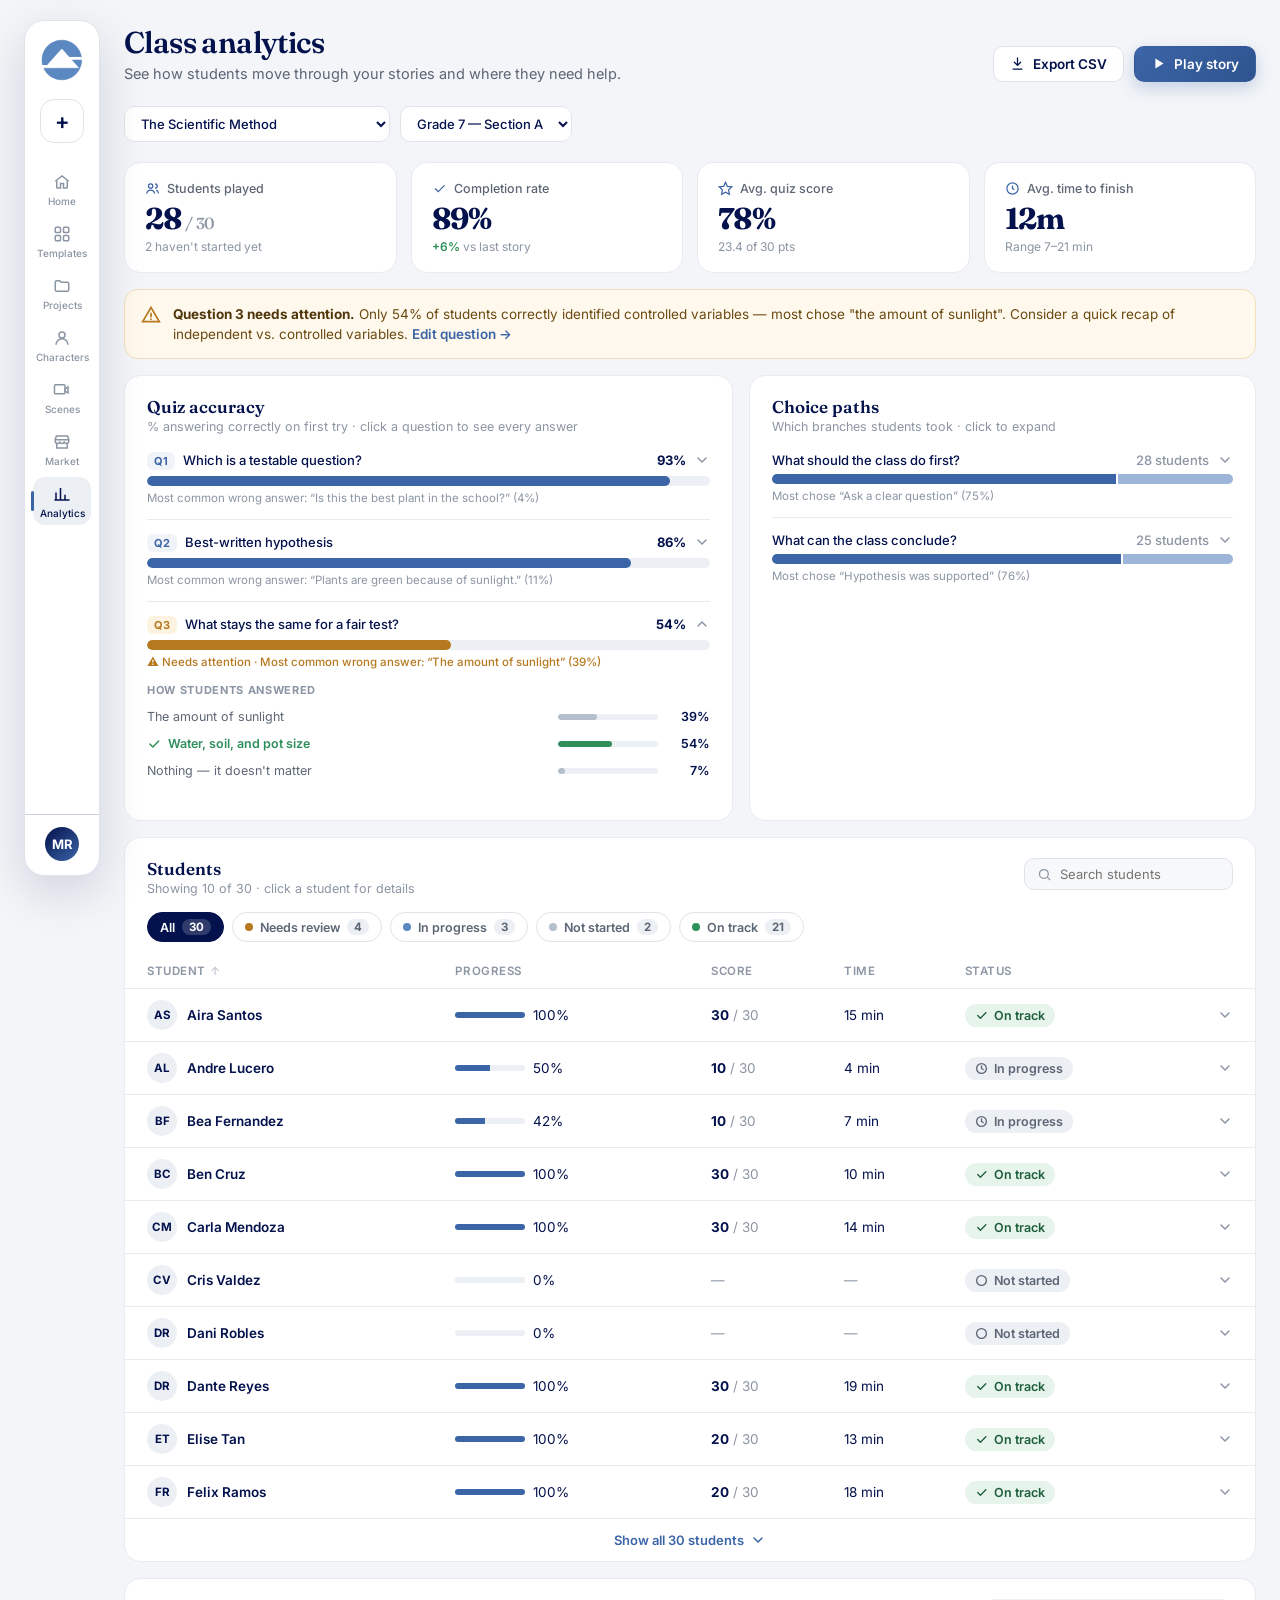
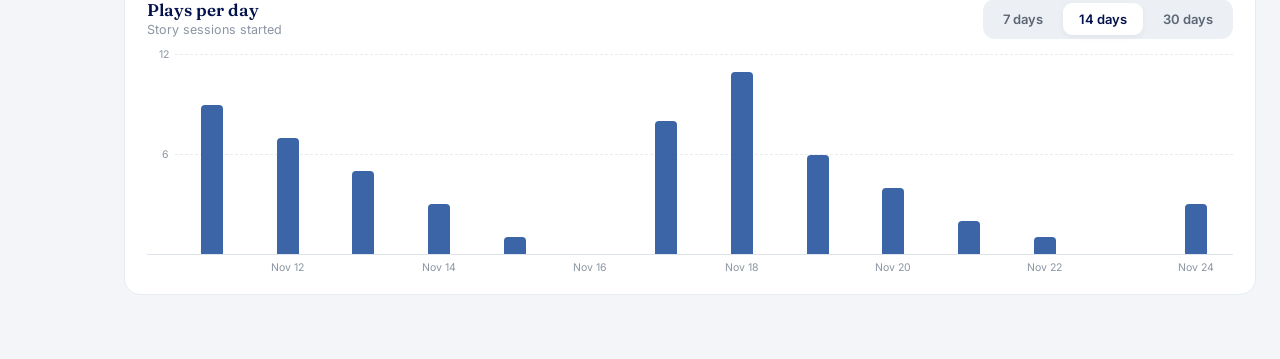
<file: analytics.html>
<!DOCTYPE html>
<html lang="en">
<head>
<meta charset="UTF-8">
<meta name="viewport" content="width=device-width, initial-scale=1.0">
<title>Plotter — Analytics</title>
<link rel="icon" href="images/sidebar-logo.png">
<link rel="preconnect" href="https://fonts.googleapis.com">
<link href="https://fonts.googleapis.com/css2?family=Inter:wght@400;500;600;700&family=Fraunces:opsz,wght@9..144,500;9..144,600;9..144,700&display=swap" rel="stylesheet">
<link rel="stylesheet" href="app-shell.css">
<style>
  .filters-row{ display:flex; gap:10px; flex-wrap:wrap; align-items:center; margin-bottom:20px; }
  .filters-row .spacer{ flex:1; }

  .kpis{ display:grid; grid-template-columns:repeat(4,1fr); gap:14px; margin-bottom:16px; }
  .kpi{ background:#fff; border:1px solid var(--border-soft); border-radius:16px; padding:18px 20px; }
  .kpi .lbl{ font-size:12.5px; color:var(--text-dim); font-weight:500; display:flex; align-items:center; gap:7px; }
  .kpi .lbl svg{ width:15px; height:15px; color:var(--blue); }
  .kpi .val{ font-family:var(--font-display); font-size:30px; font-weight:700; letter-spacing:-0.02em; margin-top:6px; line-height:1.1; }
  .kpi .delta{ font-size:12px; color:var(--text-faint); margin-top:4px; }
  .kpi .delta b{ color:var(--good); font-weight:600; }

  .grid-2{ display:grid; grid-template-columns:1.4fr 1fr; gap:16px; margin-bottom:16px; }
  .card-head{ display:flex; justify-content:space-between; align-items:flex-start; gap:12px; margin-bottom:16px; }

  /* column chart */
  .cols{ position:relative; height:200px; display:flex; align-items:flex-end; gap:2px; padding-left:28px; border-bottom:1px solid var(--border); }
  .cols .gridline{ position:absolute; left:28px; right:0; border-top:1px dashed var(--border-soft); font-size:10.5px; color:var(--text-faint); }
  .cols .gridline span{ position:absolute; left:-28px; top:-7px; width:22px; text-align:right; }
  .col{ flex:1; display:flex; align-items:flex-end; justify-content:center; height:100%; position:relative; cursor:default; }
  .col i{ display:block; width:min(70%, 22px); background:var(--blue); border-radius:4px 4px 0 0; transition:background .15s; }
  .col:hover i{ background:var(--navy); }
  .col-labels{ display:flex; gap:2px; padding-left:28px; margin-top:6px; }
  .col-labels span{ flex:1; text-align:center; font-size:10.5px; color:var(--text-faint); }

  /* horizontal bars */
  .hbar{ margin-bottom:16px; }
  .hbar:last-child{ margin-bottom:0; }
  .hbar-top{ display:flex; justify-content:space-between; gap:12px; font-size:13px; margin-bottom:6px; }
  .hbar-top .q{ font-weight:500; color:var(--navy); }
  .hbar-top .v{ font-weight:700; color:var(--navy); flex-shrink:0; }
  .hbar-track{ height:10px; background:var(--panel-3); border-radius:99px; overflow:hidden; }
  .hbar-track i{ display:block; height:100%; background:var(--blue); border-radius:99px; }
  .hbar-note{ font-size:11.5px; color:var(--text-faint); margin-top:5px; }
  .hbar.low .hbar-note{ color:var(--warn); font-weight:500; }

  .path-block{ padding:14px 0; border-top:1px solid var(--border-soft); }
  .path-block:first-of-type{ border-top:none; padding-top:0; }
  .path-q{ font-size:12px; font-weight:700; text-transform:uppercase; letter-spacing:.05em; color:var(--text-faint); margin-bottom:10px; }

  .insight{
    display:flex; gap:12px; align-items:flex-start; background:#fff8ec; border:1px solid #f1dfbc; color:#6b4a12;
    border-radius:14px; padding:14px 16px; margin-bottom:16px; font-size:13.5px; line-height:1.5;
  }
  .insight svg{ width:20px; height:20px; flex-shrink:0; color:var(--warn); margin-top:1px; }
  .insight b{ color:#4f360b; }
  .insight a{ color:var(--blue); font-weight:600; white-space:nowrap; }

  /* table */
  .table-tools{ display:flex; gap:10px; align-items:center; flex-wrap:wrap; }
  .search{ display:flex; align-items:center; gap:8px; background:var(--panel-2); border:1px solid var(--border); border-radius:10px; padding:7px 12px; }
  .search svg{ width:15px; height:15px; color:var(--text-faint); }
  .search input{ border:none; outline:none; background:none; font-size:13px; color:var(--navy); width:160px; }
  .tbl-wrap{ overflow-x:auto; margin:0 -22px; }
  table{ width:100%; border-collapse:collapse; font-size:13.5px; min-width:720px; }
  th{ text-align:left; font-size:11.5px; font-weight:600; text-transform:uppercase; letter-spacing:.05em; color:var(--text-faint); padding:10px 12px; border-bottom:1px solid var(--border-soft); white-space:nowrap; cursor:pointer; user-select:none; }
  th:first-child, td:first-child{ padding-left:22px; } th:last-child, td:last-child{ padding-right:22px; }
  th:hover{ color:var(--navy); }
  th .arr{ opacity:.5; }
  td{ padding:11px 12px; border-bottom:1px solid var(--border-soft); white-space:nowrap; }
  tr:last-child td{ border-bottom:none; }
  tbody tr:hover{ background:var(--panel-2); }
  .stu{ display:flex; align-items:center; gap:10px; font-weight:600; }
  .stu .av{ width:30px; height:30px; border-radius:50%; background:var(--panel-3); color:var(--navy); display:grid; place-items:center; font-size:11.5px; font-weight:700; }
  .mini{ display:flex; align-items:center; gap:8px; }
  .mini .track{ width:70px; height:6px; background:var(--panel-3); border-radius:99px; overflow:hidden; }
  .mini .track i{ display:block; height:100%; background:var(--blue); }
  .status{ display:inline-flex; align-items:center; gap:6px; font-size:12.5px; font-weight:600; padding:4px 10px; border-radius:999px; }
  .status svg{ width:13px; height:13px; }
  .status.good{ background:#e7f4ec; color:#1d5e3b; }
  .status.warn{ background:#fdf3e1; color:#7a5212; }
  .status.idle{ background:var(--panel-3); color:var(--text-dim); }
  .path-tag{ font-size:12px; color:var(--text-dim); }

  .tooltip{
    position:fixed; z-index:100; pointer-events:none; background:var(--navy); color:#fff; font-size:12px;
    padding:7px 10px; border-radius:8px; box-shadow:0 8px 20px rgba(3,17,76,0.25); opacity:0; transition:opacity .1s; white-space:nowrap;
  }
  .tooltip b{ font-size:13px; }
  .tooltip.show{ opacity:1; }

  /* ---------- Collapsible rows (quiz questions, choice paths) ---------- */
  .acc{ border-bottom:1px solid var(--border-soft); }
  .acc:last-child{ border-bottom:none; }
  .acc summary{ list-style:none; cursor:pointer; padding:14px 0; }
  .acc summary::-webkit-details-marker{ display:none; }
  .acc:first-child summary{ padding-top:2px; }
  .acc summary:hover .q{ color:var(--blue); }
  .chev{ width:16px; height:16px; color:var(--text-faint); transition:transform .2s; vertical-align:-3px; margin-left:8px; }
  .acc[open] .chev{ transform:rotate(180deg); }
  .acc-body{ padding:0 0 16px; }
  .acc-lbl{ font-size:11px; font-weight:700; letter-spacing:.06em; text-transform:uppercase; color:var(--text-faint); margin-bottom:6px; }
  .acc.low .hbar-track i{ background:var(--warn); }
  .acc.low .hbar-note{ color:var(--warn); font-weight:500; }
  .qn{ display:inline-block; font-size:11px; font-weight:700; color:var(--blue); background:var(--blue-tint); padding:2px 7px; border-radius:6px; margin-right:8px; }
  .acc.low .qn{ color:var(--warn); background:#fdf3e1; }

  .opt-row{ display:grid; grid-template-columns:1fr 100px 40px; gap:12px; align-items:center; font-size:12.5px; color:var(--text-dim); padding:6px 0; }
  .opt-row .t{ display:flex; gap:7px; align-items:center; }
  .opt-row .t svg{ width:14px; height:14px; flex-shrink:0; }
  .opt-row .dot{ width:9px; height:9px; border-radius:50%; flex-shrink:0; }
  .opt-row.ok{ color:var(--good); font-weight:600; }
  .opt-row .p{ text-align:right; font-weight:600; color:var(--navy); }
  .mini-track{ height:6px; background:var(--panel-3); border-radius:99px; overflow:hidden; }
  .mini-track i{ display:block; height:100%; background:#b5bfcc; border-radius:99px; }
  .opt-row.ok .mini-track i{ background:var(--good); }

  /* stacked bar for choice paths */
  .split{ display:flex; height:10px; border-radius:99px; overflow:hidden; gap:2px; }
  .split i{ display:block; height:100%; }

  /* ---------- Students ---------- */
  .stu-filters{ display:flex; gap:8px; flex-wrap:wrap; margin-bottom:12px; }
  .pill.sm{ padding:6px 12px; font-size:12.5px; }
  .pill .n{ font-size:11.5px; font-weight:700; background:var(--panel-3); color:var(--text-dim); padding:1px 7px; border-radius:99px; }
  .pill.active .n{ background:rgba(255,255,255,0.18); color:#fff; }
  .pill .sw{ width:8px; height:8px; border-radius:50%; }
  tbody tr.row{ cursor:pointer; }
  tbody tr.row.open{ background:var(--panel-2); }
  tbody tr.row.open td{ border-bottom-color:transparent; }
  td.x{ width:40px; text-align:right; }
  tr.row.open .chev{ transform:rotate(180deg); }
  tr.detail td{ background:var(--panel-2); padding-top:0; padding-bottom:16px; white-space:normal; }
  .detail-grid{ display:grid; grid-template-columns:1fr 1fr; gap:14px 28px; padding-left:40px; }
  .qchips{ display:flex; gap:8px; flex-wrap:wrap; }
  .qchip{ display:inline-flex; align-items:center; gap:6px; font-size:12.5px; font-weight:600; padding:5px 10px; border-radius:8px; background:#fff; border:1px solid var(--border); color:var(--text-dim); }
  .qchip svg{ width:13px; height:13px; }
  .qchip.ok{ border-color:#bfe0cb; color:#1d5e3b; background:#f1f9f4; }
  .qchip.no{ border-color:#efc6ca; color:#8f2a33; background:#fdf2f3; }
  .choice-list{ font-size:12.5px; color:var(--text-dim); line-height:1.7; }
  .choice-list b{ color:var(--navy); font-weight:600; }
  .show-more{ display:flex; align-items:center; justify-content:center; gap:6px; width:calc(100% + 44px); margin:0 -22px -20px; padding:13px; border-top:1px solid var(--border-soft); font-size:13px; font-weight:600; color:var(--blue); border-radius:0 0 16px 16px; }
  .show-more:hover{ background:var(--panel-2); }
  .show-more .chev{ color:var(--blue); margin-left:0; }
  .show-more.less .chev{ transform:rotate(180deg); }
  .empty{ text-align:center; color:var(--text-faint); padding:28px 12px !important; }
  .hint{ font-size:12px; color:var(--text-faint); }

  @media (max-width:1100px){ .kpis{ grid-template-columns:repeat(2,1fr); } .grid-2{ grid-template-columns:1fr; } }
  @media (max-width:700px){ .detail-grid{ grid-template-columns:1fr; padding-left:0; } }
  @media (max-width:520px){ .kpis{ grid-template-columns:1fr 1fr; gap:10px; } .kpi .val{ font-size:24px; } }
</style>
</head>
<body>
<div class="app">
  <nav class="sidebar" aria-label="Main navigation">
    <div class="sidebar-logo"><img src="images/sidebar-logo.png" alt="Plotter"></div>
    <a class="sidebar-create" href="blank_workspace.html" title="Create new">+</a>
    <div class="sidebar-nav">
      <a class="nav-item" href="index.html"><svg viewBox="0 0 24 24" fill="none" stroke="currentColor" stroke-width="2"><path d="M3 11l9-7 9 7"/><path d="M5 10v9a1 1 0 0 0 1 1h4v-6h4v6h4a1 1 0 0 0 1-1v-9"/></svg><span>Home</span></a>
      <a class="nav-item" href="homepage.html"><svg viewBox="0 0 24 24" fill="none" stroke="currentColor" stroke-width="2"><rect x="3" y="3" width="7" height="7" rx="1.5"/><rect x="14" y="3" width="7" height="7" rx="1.5"/><rect x="3" y="14" width="7" height="7" rx="1.5"/><rect x="14" y="14" width="7" height="7" rx="1.5"/></svg><span>Templates</span></a>
      <a class="nav-item" href="projects.html"><svg viewBox="0 0 24 24" fill="none" stroke="currentColor" stroke-width="2"><path d="M3 7a2 2 0 0 1 2-2h4l2 2h8a2 2 0 0 1 2 2v8a2 2 0 0 1-2 2H5a2 2 0 0 1-2-2V7Z"/></svg><span>Projects</span></a>
      <a class="nav-item" href="characters.html"><svg viewBox="0 0 24 24" fill="none" stroke="currentColor" stroke-width="2"><circle cx="12" cy="8" r="4"/><path d="M4 21c0-4.4 3.6-8 8-8s8 3.6 8 8"/></svg><span>Characters</span></a>
      <a class="nav-item" href="scenes.html"><svg viewBox="0 0 24 24" fill="none" stroke="currentColor" stroke-width="2"><rect x="2" y="5" width="14" height="12" rx="1.5"/><path d="M20 8l-4 2.5v3L20 16V8Z"/></svg><span>Scenes</span></a>
      <a class="nav-item" href="marketplace.html"><svg viewBox="0 0 24 24" fill="none" stroke="currentColor" stroke-width="2"><path d="M3 9l1.5-5h15L21 9"/><path d="M3 9h18v2a3 3 0 0 1-6 0 3 3 0 0 1-6 0 3 3 0 0 1-6 0V9Z"/><path d="M5 13v7h14v-7"/></svg><span>Market</span></a>
      <a class="nav-item active" href="analytics.html"><svg viewBox="0 0 24 24" fill="none" stroke="currentColor" stroke-width="2"><path d="M4 20V10M10 20V4M16 20v-7M22 20H2"/></svg><span>Analytics</span></a>
    </div>
    <div class="sidebar-bottom"><div class="avatar">MR</div></div>
  </nav>

  <main class="main">
    <div class="page-head">
      <div>
        <h1>Class analytics</h1>
        <p>See how students move through your stories and where they need help.</p>
      </div>
      <div class="head-actions">
        <button class="btn btn-secondary" id="exportBtn"><svg viewBox="0 0 24 24" fill="none" stroke="currentColor" stroke-width="2" stroke-linecap="round" stroke-linejoin="round"><path d="M12 3v12M7 10l5 5 5-5M5 21h14"/></svg>Export CSV</button>
        <a class="btn btn-primary" href="play.html"><svg viewBox="0 0 24 24" fill="currentColor"><path d="M7 4v16l13-8z"/></svg>Play story</a>
      </div>
    </div>

    <div class="filters-row">
      <select class="select" aria-label="Story">
        <option>The Scientific Method</option>
        <option>Ancient Egypt: The Pharaoh's Court</option>
        <option>Algebra Adventures</option>
      </select>
      <select class="select" aria-label="Class">
        <option>Grade 7 — Section A</option>
        <option>Grade 7 — Section B</option>
        <option>All classes</option>
      </select>
    </div>

    <div class="kpis">
      <div class="kpi"><div class="lbl"><svg viewBox="0 0 24 24" fill="none" stroke="currentColor" stroke-width="2"><circle cx="9" cy="8" r="3.5"/><path d="M2.5 20c.8-3.5 3.4-5.5 6.5-5.5s5.7 2 6.5 5.5"/><path d="M16 4.5a3.5 3.5 0 0 1 0 7M18 14.6c2 .6 3.2 2.4 3.5 5.4"/></svg>Students played</div><div class="val" id="kPlayed">28<span style="font-size:16px;color:var(--text-faint);font-weight:500"> / 30</span></div><div class="delta">2 haven't started yet</div></div>
      <div class="kpi"><div class="lbl"><svg viewBox="0 0 24 24" fill="none" stroke="currentColor" stroke-width="2"><path d="M5 12l5 5L20 7"/></svg>Completion rate</div><div class="val">89%</div><div class="delta"><b>+6%</b> vs last story</div></div>
      <div class="kpi"><div class="lbl"><svg viewBox="0 0 24 24" fill="none" stroke="currentColor" stroke-width="2"><path d="M12 2l2.9 6.6L22 9.3l-5 4.9 1.2 7-6.2-3.4-6.2 3.4 1.2-7-5-4.9 7.1-.7L12 2z"/></svg>Avg. quiz score</div><div class="val">78%</div><div class="delta">23.4 of 30 pts</div></div>
      <div class="kpi"><div class="lbl"><svg viewBox="0 0 24 24" fill="none" stroke="currentColor" stroke-width="2"><circle cx="12" cy="12" r="9"/><path d="M12 7v5l3 2"/></svg>Avg. time to finish</div><div class="val">12m</div><div class="delta">Range 7–21 min</div></div>
    </div>

    <div class="insight">
      <svg viewBox="0 0 24 24" fill="none" stroke="currentColor" stroke-width="2" stroke-linecap="round"><path d="M12 3 2 20h20L12 3Z"/><path d="M12 10v4M12 17h.01"/></svg>
      <div><b>Question 3 needs attention.</b> Only 54% of students correctly identified controlled variables — most chose "the amount of sunlight". Consider a quick recap of independent vs. controlled variables. <a href="workspace.html">Edit question →</a></div>
    </div>

    <div class="grid-2" style="grid-template-columns:1.2fr 1fr">
      <div class="card">
        <div class="card-head"><div><h2>Quiz accuracy</h2><div class="sub">% answering correctly on first try · click a question to see every answer</div></div></div>
        <div id="quizBars"></div>
      </div>
      <div class="card">
        <div class="card-head"><div><h2>Choice paths</h2><div class="sub">Which branches students took · click to expand</div></div></div>
        <div id="pathBars"></div>
      </div>
    </div>

    <div class="card" style="margin-bottom:16px">
      <div class="card-head">
        <div><h2>Students</h2><div class="sub" id="stuCount"></div></div>
        <div class="table-tools">
          <label class="search"><svg viewBox="0 0 24 24" fill="none" stroke="currentColor" stroke-width="2"><circle cx="11" cy="11" r="7"/><path d="m21 21-4.35-4.35"/></svg><input id="stuSearch" type="text" placeholder="Search students" aria-label="Search students"></label>
        </div>
      </div>
      <div class="stu-filters" id="stuFilters" role="group" aria-label="Filter by status"></div>
      <div class="tbl-wrap">
        <table>
          <thead><tr>
            <th data-k="name">Student <span class="arr"></span></th>
            <th data-k="progress">Progress <span class="arr"></span></th>
            <th data-k="score">Score <span class="arr"></span></th>
            <th data-k="time">Time <span class="arr"></span></th>
            <th data-k="status">Status <span class="arr"></span></th>
            <th aria-label="Details" style="cursor:default"></th>
          </tr></thead>
          <tbody id="stuBody"></tbody>
        </table>
      </div>
      <button class="show-more" id="showMore"></button>
    </div>

    <div class="card">
      <div class="card-head">
        <div><h2>Plays per day</h2><div class="sub">Story sessions started</div></div>
        <div class="tabs" id="rangeTabs" role="tablist" aria-label="Date range">
          <button data-r="7">7 days</button><button class="active" data-r="14">14 days</button><button data-r="30">30 days</button>
        </div>
      </div>
      <div class="cols" id="cols"></div>
      <div class="col-labels" id="colLabels"></div>
    </div>
  </main>
</div>

<div class="tooltip" id="tip"></div>
<div class="toast" id="toast"></div>

<script>
const $ = id => document.getElementById(id);
const tip = $('tip');
function showTip(e, html){ tip.innerHTML = html; tip.classList.add('show'); moveTip(e); }
function moveTip(e){ const x = Math.min(e.clientX + 14, innerWidth - tip.offsetWidth - 8); tip.style.left = x + 'px'; tip.style.top = (e.clientY - tip.offsetHeight - 10) + 'px'; }
function hideTip(){ tip.classList.remove('show'); }
function toast(msg){ const t = $('toast'); t.textContent = msg; t.classList.add('show'); clearTimeout(toast._t); toast._t = setTimeout(()=>t.classList.remove('show'), 2200); }

/* ---------- Plays per day ---------- */
const PLAYS_30 = [0,1,0,2,3,1,0,0,2,4,3,2,1,0,0,6,9,7,5,3,1,0,8,11,6,4,2,1,0,3];
function renderCols(days){
  const data = PLAYS_30.slice(-days);
  const max = Math.max(4, Math.ceil(Math.max(...data) / 4) * 4);
  const today = new Date(2026, 10, 24);
  const lbl = k => { const d = new Date(today); d.setDate(d.getDate() - (days - 1 - k)); return d; };
  const fmt = d => d.toLocaleDateString('en-US', { month:'short', day:'numeric' });
  const grid = [0.5, 1].map(f => `<div class="gridline" style="bottom:${f*100}%"><span>${max*f}</span></div>`).join('');
  $('cols').innerHTML = grid + data.map((v,k) => `<div class="col" data-k="${k}"><i style="height:${Math.max(v ? 3 : 0, v/max*100)}%"></i></div>`).join('');
  const every = days > 14 ? 5 : days > 7 ? 2 : 1;
  $('colLabels').innerHTML = data.map((_,k) => `<span>${(days-1-k) % every === 0 ? fmt(lbl(k)).replace(/^\w+ /, m => m) : ''}</span>`).join('');
  $('cols').querySelectorAll('.col').forEach(c => {
    const k = +c.dataset.k;
    c.addEventListener('mouseenter', e => showTip(e, `${fmt(lbl(k))}<br><b>${data[k]}</b> play${data[k]===1?'':'s'}`));
    c.addEventListener('mousemove', moveTip);
    c.addEventListener('mouseleave', hideTip);
  });
}
document.querySelectorAll('#rangeTabs button').forEach(b => b.addEventListener('click', () => {
  document.querySelectorAll('#rangeTabs button').forEach(x => x.classList.toggle('active', x === b));
  renderCols(+b.dataset.r);
}));
renderCols(14);

/* ---------- Quiz accuracy ---------- */
const CHEV = '<svg class="chev" viewBox="0 0 24 24" fill="none" stroke="currentColor" stroke-width="2.2" stroke-linecap="round" stroke-linejoin="round"><path d="m6 9 6 6 6-6"/></svg>';
const SVG_OK = '<svg viewBox="0 0 24 24" fill="none" stroke="currentColor" stroke-width="2.6" stroke-linecap="round" stroke-linejoin="round"><path d="M5 12l5 5L20 7"/></svg>';
const SVG_NO = '<svg viewBox="0 0 24 24" fill="none" stroke="currentColor" stroke-width="2.6" stroke-linecap="round"><path d="M18 6 6 18M6 6l12 12"/></svg>';
const LOW = 70;   // questions under this % are flagged and opened by default

const QUIZ = [
  { q:'Which is a testable question?', short:'Testable question', opts:[
      ['Why are plants so nice to look at?', 3],
      ['Does the amount of sunlight affect how tall the plant grows?', 93, true],
      ['Is this the best plant in the school?', 4] ] },
  { q:'Best-written hypothesis', short:'Hypothesis', opts:[
      ['If the plant gets more sunlight, then it will grow taller.', 86, true],
      ['Plants are green because of sunlight.', 11],
      ['I hope the plant starts growing again.', 3] ] },
  { q:'What stays the same for a fair test?', short:'Fair test', opts:[
      ['The amount of sunlight', 39],
      ['Water, soil, and pot size', 54, true],
      ["Nothing — it doesn't matter", 7] ] },
];
$('quizBars').innerHTML = QUIZ.map((d, k) => {
  const pct = d.opts.find(o => o[2])[1];
  const miss = d.opts.filter(o => !o[2]).sort((a, b) => b[1] - a[1])[0];
  const low = pct < LOW;
  return `<details class="acc ${low ? 'low' : ''}" ${low ? 'open' : ''}>
    <summary>
      <div class="hbar-top"><span class="q"><span class="qn">Q${k+1}</span>${d.q}</span><span class="v">${pct}%${CHEV}</span></div>
      <div class="hbar-track"><i style="width:${pct}%"></i></div>
      <div class="hbar-note">${low ? '⚠ Needs attention · ' : ''}Most common wrong answer: “${miss[0]}” (${miss[1]}%)</div>
    </summary>
    <div class="acc-body">
      <div class="acc-lbl">How students answered</div>
      ${d.opts.map(([t, p, ok]) => `<div class="opt-row ${ok ? 'ok' : ''}"><span class="t">${ok ? SVG_OK : ''}${t}</span><span class="mini-track"><i style="width:${p}%"></i></span><span class="p">${p}%</span></div>`).join('')}
    </div>
  </details>`;
}).join('');

/* ---------- Choice paths ---------- */
const PATH_COLORS = ['var(--blue)', '#9db5d8', '#d3ddec'];
const PATHS = [
  { q:'What should the class do first?', opts:[['Ask a clear question', 21], ['Start changing things', 7]] },
  { q:'What can the class conclude?', opts:[['Hypothesis was supported', 19], ['Sunlight is all a plant needs', 6]] },
];
$('pathBars').innerHTML = PATHS.map(p => {
  const tot = p.opts.reduce((a,[,n]) => a + n, 0);
  const opts = p.opts.map(([t, n], k) => ({ t, n, pct: Math.round(n / tot * 100), c: PATH_COLORS[k % PATH_COLORS.length] }));
  const top = opts.reduce((a, b) => b.n > a.n ? b : a);
  return `<details class="acc">
    <summary>
      <div class="hbar-top"><span class="q">${p.q}</span><span class="v" style="font-weight:500;color:var(--text-faint)">${tot} students${CHEV}</span></div>
      <div class="split">${opts.map(o => `<i style="width:${o.pct}%;background:${o.c}"></i>`).join('')}</div>
      <div class="hbar-note">Most chose “${top.t}” (${top.pct}%)</div>
    </summary>
    <div class="acc-body">
      ${opts.map(o => `<div class="opt-row"><span class="t"><span class="dot" style="background:${o.c}"></span>${o.t}</span><span class="mini-track"><i style="width:${o.pct}%;background:${o.c}"></i></span><span class="p">${o.pct}%</span></div>`).join('')}
    </div>
  </details>`;
}).join('');

/* ---------- Students ---------- */
const NAMES = ['Aira Santos','Ben Cruz','Carla Mendoza','Dante Reyes','Elise Tan','Felix Ramos','Gia Navarro','Hugo Lim','Isla Garcia','Jomar Dela Cruz','Kyla Aquino','Leo Bautista','Mika Flores','Nico Villanueva','Olivia Castro','Paolo Rivera','Quinn Torres','Rina Domingo','Sam Ocampo','Tala Mercado','Uriel Pascual','Vina Salazar','Wes Gonzales','Xyra Lopez','Yuan Soriano','Zia Manalo','Andre Lucero','Bea Fernandez','Cris Valdez','Dani Robles'];
let seed = 7; const rnd = () => (seed = (seed * 9301 + 49297) % 233280) / 233280;
const STUDENTS = NAMES.map((name, k) => {
  if(k >= 28) return { name, progress:0, score:null, time:null, status:'Not started', answers:[null,null,null], choices:[] };
  const progress = k >= 25 ? Math.round(40 + rnd()*45) : 100;
  const score = progress < 100 ? (rnd() < .5 ? 10 : 0) : [30,30,20,20,30,20,10,30,20,30][Math.floor(rnd()*10)];
  const time = progress < 100 ? Math.round(4 + rnd()*5) : Math.round(7 + rnd()*14);
  const status = progress < 100 ? 'In progress' : score >= 20 ? 'On track' : 'Needs review';
  // Per-question results: Q3 is missed most, then Q2, then Q1. null = not reached yet.
  const answered = progress === 100 ? 3 : progress >= 70 ? 2 : progress > 0 ? 1 : 0;
  const nRight = score / 10;
  const answers = [0, 1, 2].map(q => q >= answered ? null : true);
  [2, 1, 0].filter(q => q < answered).slice(0, answered - nRight).forEach(q => answers[q] = false);
  const choices = [k % 4 === 3 ? 'Start changing things' : 'Ask a clear question'];
  if(progress === 100) choices.push(k % 4 === 1 ? 'Sunlight is all a plant needs' : 'Hypothesis was supported');
  return { name, progress, score, time, status, answers, choices };
});
const STATUS_UI = {
  'On track':     ['good', '<path d="M5 12l5 5L20 7"/>'],
  'Needs review': ['warn', '<path d="M12 3 2 20h20L12 3Z"/><path d="M12 10v4M12 17h.01"/>'],
  'In progress':  ['idle', '<circle cx="12" cy="12" r="9"/><path d="M12 7v5l3 2"/>'],
  'Not started':  ['idle', '<circle cx="12" cy="12" r="9"/>'],
};
const PAGE = 10;                       // rows shown before "Show all"
const FILTERS = ['All', 'Needs review', 'In progress', 'Not started', 'On track'];
const FILTER_DOT = { 'Needs review':'var(--warn)', 'In progress':'var(--blue-2)', 'Not started':'#b5bfcc', 'On track':'var(--good)' };
let sortK = 'name', sortDir = 1, query = '', filter = 'All', showAll = false;
const openRows = new Set();

function renderFilters(){
  $('stuFilters').innerHTML = FILTERS.map(f => {
    const n = f === 'All' ? STUDENTS.length : STUDENTS.filter(s => s.status === f).length;
    return `<button class="pill sm ${f === filter ? 'active' : ''}" data-f="${f}" aria-pressed="${f === filter}">${FILTER_DOT[f] ? `<span class="sw" style="background:${FILTER_DOT[f]}"></span>` : ''}${f}<span class="n">${n}</span></button>`;
  }).join('');
  $('stuFilters').querySelectorAll('button').forEach(b => b.addEventListener('click', () => {
    filter = b.dataset.f; showAll = false; renderFilters(); renderStudents();
  }));
}

function detailRow(s){
  const chips = s.answers.map((a, q) => {
    const cls = a === true ? 'ok' : a === false ? 'no' : '';
    const ic = a === true ? SVG_OK : a === false ? SVG_NO : '';
    return `<span class="qchip ${cls}" title="${a === null ? 'Not reached yet' : a ? 'Correct' : 'Wrong'}">${ic}Q${q+1} · ${QUIZ[q].short}</span>`;
  }).join('');
  const picks = s.choices.length
    ? s.choices.map((c, k) => `<div>${PATHS[k].q} → <b>${c}</b></div>`).join('')
    : '<div>Hasn\'t started the story yet.</div>';
  return `<tr class="detail"><td colspan="6"><div class="detail-grid">
    <div><div class="acc-lbl">Quiz answers</div><div class="qchips">${chips}</div></div>
    <div><div class="acc-lbl">Choices made</div><div class="choice-list">${picks}</div></div>
  </div></td></tr>`;
}

function renderStudents(){
  const rows = STUDENTS
    .filter(s => (filter === 'All' || s.status === filter) && s.name.toLowerCase().includes(query))
    .sort((a,b) => { const x = a[sortK] ?? -1, y = b[sortK] ?? -1; return (x > y ? 1 : x < y ? -1 : 0) * sortDir; });
  const visible = showAll ? rows : rows.slice(0, PAGE);
  $('stuCount').textContent = `Showing ${visible.length} of ${rows.length}${rows.length !== STUDENTS.length ? ` (${STUDENTS.length} total)` : ''} · click a student for details`;

  $('stuBody').innerHTML = !rows.length
    ? '<tr><td colspan="6" class="empty">No students match this filter.</td></tr>'
    : visible.map(s => {
      const [cls, icon] = STATUS_UI[s.status];
      const ini = s.name.split(' ').map(w => w[0]).slice(0,2).join('');
      const open = openRows.has(s.name);
      return `<tr class="row ${open ? 'open' : ''}" data-name="${s.name}" tabindex="0" aria-expanded="${open}">
        <td><div class="stu"><span class="av">${ini}</span>${s.name}</div></td>
        <td><div class="mini"><span class="track"><i style="width:${s.progress}%"></i></span>${s.progress}%</div></td>
        <td>${s.score === null ? '<span style="color:var(--text-faint)">—</span>' : `<b>${s.score}</b><span style="color:var(--text-faint)"> / 30</span>`}</td>
        <td>${s.time === null ? '<span style="color:var(--text-faint)">—</span>' : s.time + ' min'}</td>
        <td><span class="status ${cls}"><svg viewBox="0 0 24 24" fill="none" stroke="currentColor" stroke-width="2.4" stroke-linecap="round" stroke-linejoin="round">${icon}</svg>${s.status}</span></td>
        <td class="x">${CHEV}</td>
      </tr>${open ? detailRow(s) : ''}`;
    }).join('');

  $('stuBody').querySelectorAll('tr.row').forEach(tr => {
    const toggle = () => { const n = tr.dataset.name; openRows.has(n) ? openRows.delete(n) : openRows.add(n); renderStudents(); };
    tr.addEventListener('click', toggle);
    tr.addEventListener('keydown', e => { if(e.key === 'Enter' || e.key === ' '){ e.preventDefault(); toggle(); } });
  });

  const more = $('showMore');
  more.style.display = rows.length > PAGE ? '' : 'none';
  more.classList.toggle('less', showAll);
  more.innerHTML = showAll ? `Show fewer ${CHEV}` : `Show all ${rows.length} students ${CHEV}`;

  document.querySelectorAll('th[data-k]').forEach(th => th.querySelector('.arr').textContent = th.dataset.k === sortK ? (sortDir > 0 ? '↑' : '↓') : '');
}
$('showMore').addEventListener('click', () => { showAll = !showAll; renderStudents(); });
document.querySelectorAll('th[data-k]').forEach(th => th.addEventListener('click', () => {
  if(sortK === th.dataset.k) sortDir *= -1; else { sortK = th.dataset.k; sortDir = th.dataset.k === 'name' ? 1 : -1; }
  renderStudents();
}));
$('stuSearch').addEventListener('input', e => { query = e.target.value.toLowerCase(); renderStudents(); });
renderFilters();
renderStudents();

/* ---------- Story / Class filters (sample data in the prototype) ---------- */
document.querySelectorAll('.filters-row select').forEach(sel => {
  const first = sel.value;
  sel.addEventListener('change', () => {
    if(window.plotterSoon) plotterSoon('These numbers are sample data — Story and Class filters connect once real classes play your stories.');
    sel.value = first;                     // keep the label in step with the data shown
  });
});

/* ---------- Export ---------- */
$('exportBtn').addEventListener('click', () => {
  const csv = ['Student,Progress %,Score,Time (min),Status', ...STUDENTS.map(s => [s.name, s.progress, s.score ?? '', s.time ?? '', s.status].join(','))].join('\n');
  const a = document.createElement('a');
  a.href = URL.createObjectURL(new Blob([csv], { type:'text/csv' }));
  a.download = 'scientific-method-results.csv'; a.click();
  toast('Exported results for ' + STUDENTS.length + ' students');
});
</script>
<script src="soon.js"></script>
</body>
</html>
</file>
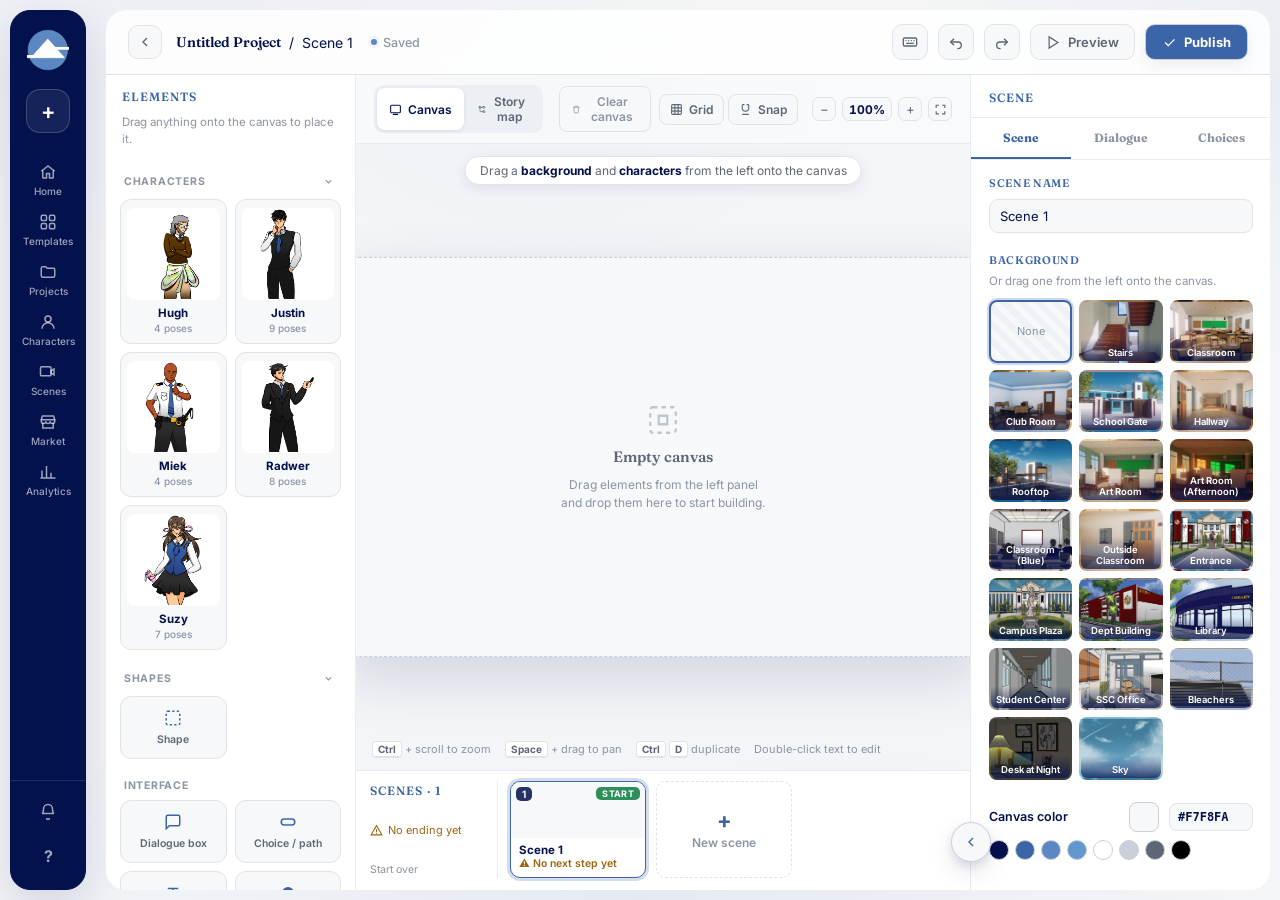
<file: blank_workspace.html>
<!DOCTYPE html>
<html lang="en">
<head>
<meta charset="UTF-8">
<meta name="viewport" content="width=device-width, initial-scale=1.0">
<title>Plotter — Blank Workspace</title>
<link rel="preconnect" href="https://fonts.googleapis.com">
<link href="https://fonts.googleapis.com/css2?family=Inter:wght@400;500;600;700;800&family=Fraunces:opsz,wght@9..144,500;9..144,600&display=swap" rel="stylesheet">
<style>
  :root{
    --bg: #f3f5f8;
    --panel: #ffffff;
    --panel-2: #f7f8fa;
    --panel-3: #eceff4;
    --border: #dfe3ea;
    --border-soft: #e8ebf0;
    --text: #03114c;
    --text-dim: #5c6675;
    --text-faint: #8b95a3;
    --accent: #3c65a7;
    --accent-2: #5b88c1;
    --gold: #3c65a7;
    --gold-bright: #3c65a7;
    --maroon: #03114c;
    --maroon-deep: #3c65a7;
    --ok: #5b88c1;
    --danger: #3c65a7;
    --radius-lg: 18px;
    --radius-md: 12px;
    --font-display: 'Fraunces', serif;
  }

  *{box-sizing:border-box; margin:0; padding:0;}
  html,body{height:100%;}
  body{
    background:
      radial-gradient(ellipse 900px 500px at 15% -5%, rgba(60,101,167,0.045), transparent 60%),
      radial-gradient(ellipse 700px 500px at 100% 10%, rgba(60,101,167,0.05), transparent 55%),
      radial-gradient(ellipse 1000px 600px at 50% 100%, rgba(60,101,167,0.075), transparent 60%),
      var(--bg);
    color: var(--text);
    font-family: 'Inter', system-ui, sans-serif;
    -webkit-font-smoothing: antialiased;
    overflow:hidden;
  }
  ::selection{ background: rgba(60,101,167,0.2); color:#fff; }
  ::-webkit-scrollbar{ width:9px; height:9px; }
  ::-webkit-scrollbar-track{ background: transparent; }
  ::-webkit-scrollbar-thumb{ background: #eceff4; border-radius:8px; border:2px solid var(--bg); }
  ::-webkit-scrollbar-thumb:hover{ background: var(--maroon); }
  a{color:inherit; text-decoration:none;}
  button{font-family:inherit; cursor:pointer;}
  textarea, input, select{font-family:inherit;}

  /* ---------- Shell ---------- */
  .shell{ display:flex; height:100vh; padding:10px 10px; gap:20px; box-sizing:border-box; }
  @media (max-width: 768px){
    .shell{ flex-direction:column; height:auto; min-height:100vh; padding:12px; gap:12px; }
    #sidebar-container{ width:100%; display:flex; justify-content:center; }
    .sidebar{
      width:100%; max-width:460px; height:auto; min-height:unset;
      flex-direction:row; flex-wrap:wrap; align-items:center;
      padding:12px 16px; border-radius:16px; gap:4px 0;
    }
    .sidebar-logo{ margin-bottom:0; margin-right:12px; width:36px; height:36px; }
    .sidebar-create{ margin-bottom:0; margin-right:8px; width:36px; height:36px; font-size:18px; }
    .sidebar-nav{ flex-direction:row; flex:1; justify-content:flex-start; gap:0; padding:0; flex-wrap:wrap; }
    .nav-item{ width:auto; padding:6px 10px; flex-direction:row; gap:5px; font-size:11px; }
    .nav-item svg{ width:16px; height:16px; }
    .nav-item.active::before{ display:none; }
    .sidebar-bottom{
      flex-direction:row; border-top:none; padding-top:0; margin-top:0; width:auto; gap:4px;
      border-left: 1px solid #c9d0da; padding-left:10px;
    }
    .bell-btn, .help-btn{ width:34px; height:34px; }
    .workspace{ flex:1; height:auto; min-height:70vh; width:100%; }
  }
  @media (max-width: 480px){
    .sidebar{ justify-content:center; gap:6px 0; padding:10px 12px; }
    .nav-item{ font-size:10px; padding:4px 8px; }
    .nav-item span{ display:none; }
  }
  #sidebar-container{ flex-shrink:0; }

  /* ---------- Left icon sidebar (floating rounded card, matches Templates page) ---------- */
  .sidebar{
    width:76px; flex-shrink:0;
    background: var(--panel);
    border: 1px solid #dfe3ea;
    border-radius: 20px;
    padding: 18px 0 14px;
    display:flex; flex-direction:column; align-items:center;
    box-shadow: 0 16px 48px rgba(3,17,76,0.15);
    height: 100%;
  }
  .sidebar-logo{
    width:42px; height:42px;
    display:flex; align-items:center; justify-content:center;
    overflow:hidden; background:transparent; border:none; box-shadow:none; border-radius:0;
    margin-bottom: 18px; flex-shrink:0;
  }
  .sidebar-logo img{ width:100%; height:100%; object-fit:contain; display:block; }
  .logo-placeholder{ font-family: var(--font-display); font-weight:700; font-size:18px; color: var(--gold); letter-spacing:-.5px; }

  .sidebar-create{
    width:44px; height:44px; border-radius:14px;
    background: var(--panel-2); border:1px solid var(--border); color: var(--gold);
    display:flex; align-items:center; justify-content:center;
    font-size:22px; font-weight:600; margin-bottom: 22px; flex-shrink:0;
    position:relative;
    transition: transform .15s ease, background .15s ease, border-color .15s ease;
  }
  .sidebar-create:hover{ background:#eceff4; border-color: var(--accent); transform: translateY(-1px); }

  .create-menu{
    display: none;
    position: absolute;
    top: 0;
    left: calc(100% + 10px);
    width: 210px;
    background: var(--panel);
    border: 1px solid #dfe3ea;
    border-radius: 12px;
    box-shadow: 0 16px 40px rgba(3,17,76,0.14);
    padding: 6px;
    z-index: 100;
  }
  .create-menu.open{ display:block; }
  .create-menu-item{
    display:block; width:100%; text-align:left; padding: 10px 12px;
    border:none; background:none; cursor:pointer; border-radius:8px;
    font-size:13.5px; font-weight:600; color: var(--text-dim);
    transition: background .15s ease, color .15s ease;
  }
  .create-menu-item:hover{ background: var(--panel-2); color: var(--gold-bright); }

  .sidebar-nav{ display:flex; flex-direction:column; gap:2px; width:100%; align-items:center; flex:1; padding:0 4px; }
  .nav-item{
    width:56px; display:flex; flex-direction:column; align-items:center; gap:4px;
    padding: 8px 0 6px; border-radius: 12px;
    color: var(--text-faint); font-size:10px; font-weight:500;
    transition: color .15s ease, background .15s ease; position:relative;
    background:none; border:none; text-align:center;
  }
  .nav-item svg{ width:18px; height:18px; flex-shrink:0; }
  .nav-item:hover{ color: var(--text-dim); }
  .nav-item.active{ color: var(--gold-bright); background: #eceff4; }
  .nav-item.active::before{
    content:""; position:absolute; left:-2px; top:50%; transform:translateY(-50%);
    width:3px; height:20px; border-radius:3px; background: var(--gold);
  }

  .sidebar-bottom{
    display:flex; flex-direction:column; align-items:center; gap:6px;
    margin-top:auto; padding-top:12px; width:100%;
    border-top: 1px solid #c9d0da;
  }
  .bell-btn, .help-btn{
    width:38px; height:38px; border-radius:12px;
    background:none; border:none; color: var(--text-faint);
    display:flex; align-items:center; justify-content:center; position:relative;
    font-size:16px; font-weight:700; transition: all .15s ease;
  }
  .bell-btn svg{ width:18px; height:18px; }
  .bell-btn:hover, .help-btn:hover{ color: var(--gold-bright); background: #eceff4; }
  .bell-dot{
    position:absolute; top:6px; right:6px; width:8px; height:8px; border-radius:50%;
    background: var(--danger); border: 2px solid var(--panel); display:none;
  }
  .bell-btn.has-unread .bell-dot{ display:block; }

  /* ---------- Workspace column ---------- */
  .workspace{ display:flex; flex-direction:column; flex:1; height:100%; min-width:0; min-height:0; border-radius:20px; overflow:hidden; }
  .wtop{
    display:flex; align-items:center; gap:14px; padding: 14px 22px;
    background: rgba(255,255,255,0.85); backdrop-filter: blur(10px);
    border-bottom: 1px solid #dfe3ea; flex-shrink:0;
  }
  .back-btn{
    width:34px; height:34px; border-radius:10px;
    display:flex; align-items:center; justify-content:center;
    color: var(--text-dim); background: var(--panel-2); border:1px solid var(--border);
    transition: all .15s ease;
  }
  .back-btn:hover{ color:var(--gold-bright); border-color: var(--gold); }
  .back-btn svg{ width:16px; height:16px; }
  .breadcrumb{ display:flex; align-items:center; gap:8px; font-size:14px; min-width:0; }
  .breadcrumb .story-name{ font-family: var(--font-display); font-weight:600; color:var(--text); white-space:nowrap; }
  .breadcrumb .story-name[contenteditable]{ outline:none; border-bottom:1px dashed transparent; }
  .breadcrumb .story-name[contenteditable]:hover{ border-bottom-color: var(--border); }
  .breadcrumb .story-name[contenteditable]:focus{ border-bottom-color: var(--gold); }
  .badge-mini{
    font-size:10px; font-weight:700; letter-spacing:.05em; text-transform:uppercase;
    padding:3px 8px; border-radius:4px;
    background: #eceff4; color: var(--gold-bright);
    border:1px solid #c9d0da; font-family: var(--font-display); flex-shrink:0;
  }
  .save-status{ display:flex; align-items:center; gap:6px; font-size:12.5px; color: var(--text-faint); font-weight:500; margin-left:4px; flex-shrink:0; }
  .save-status .dot{ width:6px; height:6px; border-radius:50%; background: var(--text-faint); box-shadow:0 0 0 3px rgba(3,17,76,0.03); }
  .save-status.saved .dot{ background: var(--ok); box-shadow:0 0 0 3px rgba(3,17,76,0.04); }
  .wtop-actions{ margin-left:auto; display:flex; align-items:center; gap:10px; }
  .icon-btn{
    width:36px; height:36px; border-radius:10px;
    display:flex; align-items:center; justify-content:center;
    color: var(--text-dim); background: var(--panel-2); border:1px solid var(--border);
    transition: all .15s ease;
  }
  .icon-btn:hover{ color:var(--gold-bright); border-color: var(--gold); }
  .icon-btn svg{ width:16px; height:16px; }
  .btn-ghost{
    display:flex; align-items:center; gap:7px; padding: 9px 15px; border-radius: 10px;
    background: var(--panel-2); border:1px solid var(--border); color: var(--text-dim);
    font-size:13px; font-weight:600; transition: all .15s ease;
  }
  .btn-ghost:hover{ color:var(--gold-bright); border-color: var(--gold); }
  .btn-ghost svg{ width:15px; height:15px; }
  .btn-primary-sm{
    display:flex; align-items:center; gap:7px; padding: 9px 16px; border-radius: 10px;
    background: linear-gradient(135deg, var(--gold), #3c65a7);
    border: 1px solid #c9d0da; color:#ffffff; font-size:13px; font-weight:700;
    box-shadow: 0 6px 16px rgba(3,17,76,0.06); transition: transform .15s ease, box-shadow .15s ease;
  }
  .btn-primary-sm:hover{ transform: translateY(-1px); box-shadow: 0 8px 20px rgba(3,17,76,0.09); }
  .btn-primary-sm svg{ width:15px; height:15px; }

  /* Main 3-col editor body */
  .editor-body{ display:flex; flex:1; min-height:0; position:relative; }
  .elements-panel, .scene-panel{ flex: 0 0 250px; width:250px; }
  @media (max-width: 1200px){ .elements-panel, .scene-panel{ flex-basis:220px; width:220px; } }
  @media (max-width: 980px){ .editor-body{ flex-direction:column; } .elements-panel{ display:none; } }

  /* ---------- Elements panel ---------- */
  .elements-panel{ border-right: 1px solid var(--border-soft); background: var(--panel); display:flex; flex-direction:column; min-height:0; }
  .panel-head{ padding: 14px 16px 10px; display:flex; align-items:center; justify-content:space-between; gap:8px; }
  .panel-head h3{
    font-family: var(--font-display); font-size:12px; font-weight:600; letter-spacing:.08em; text-transform:uppercase; color: var(--gold-bright);
  }
  .panel-sub{ padding: 0 16px 10px; font-size:11.5px; color: var(--text-faint); line-height:1.5; }

  .elements-scroll{ flex:1; min-height:0; overflow-y:auto; padding-bottom:14px; }

  .el-group{ padding: 4px 14px 6px; }
  .el-group-title{
    display:flex; align-items:center; justify-content:space-between; gap:6px;
    font-size:10.5px; font-weight:700; letter-spacing:.07em; text-transform:uppercase; color: var(--text-faint);
    margin: 10px 4px 8px; cursor:pointer; user-select:none;
  }
  .el-group-title:hover{ color: var(--text-dim); }
  .group-toggle{
    width:18px; height:18px; flex-shrink:0; background:none; border:none; padding:0;
    display:flex; align-items:center; justify-content:center; color: inherit;
    transition: transform .18s ease, color .15s ease;
  }
  .group-toggle svg{ width:11px; height:11px; }
  .group-toggle.collapsed{ transform: rotate(-90deg); }
  .el-grid{ display:grid; grid-template-columns: 1fr 1fr; gap:8px; overflow:hidden; }
  .el-grid.collapsed, .bg-swatch-list.collapsed{ display:none; }
  .el-card{
    display:flex; flex-direction:column; align-items:center; justify-content:center; gap:6px;
    background: var(--panel-2); border:1px solid var(--border); border-radius: 11px;
    padding: 12px 6px; cursor:grab; user-select:none;
    transition: border-color .15s ease, background .15s ease, transform .1s ease;
  }
  .el-card:hover{ border-color: var(--gold); background:#eceff4; }
  .el-card:active{ cursor:grabbing; transform: scale(.97); }
  .el-card svg{ width:18px; height:18px; color: var(--gold-bright); }
  .el-card span{ font-size:10.5px; font-weight:600; color: var(--text-dim); text-align:center; }
  .el-card.dragging{ opacity:.4; }

  .bg-swatch-list{ display:grid; grid-template-columns: 1fr 1fr; gap:8px; overflow:hidden; }
  .bg-swatch{
    height:44px; border-radius:9px; cursor:grab; position:relative; overflow:hidden;
    border: 1px solid var(--border); transition: border-color .15s ease, transform .1s ease;
    background-color: var(--panel-2); background-size:cover; background-position:center;
  }
  .bg-swatch:hover{ border-color: var(--gold); }
  .bg-swatch:active{ cursor:grabbing; transform: scale(.97); }
  .bg-swatch span{
    position:absolute; left:6px; bottom:5px; font-size:9.5px; font-weight:700; color:#fff;
    text-shadow: 0 1px 3px rgba(3,17,76,0.18);
  }
  .bg-swatch.bg-missing{ border-style:dashed; border-color: var(--danger); }
  .bg-swatch.bg-missing::after{
    content:"⚠ image not found"; position:absolute; top:4px; left:6px; right:6px;
    font-size:8px; font-weight:700; color:#03114c; letter-spacing:.02em;
  }
  .thumb.img-missing{ background: var(--panel-3); border-radius:8px; position:relative; }
  .thumb.img-missing img{ display:none; }
  .thumb.img-missing::after{ content:"no image"; font-size:9px; color: var(--text-faint); }

  /* ---------- Scene panel (Scene mode) ---------- */
  .scene-panel{ border-right: 1px solid var(--border-soft); background: var(--panel); display:flex; flex-direction:column; min-height:0; }
  .scene-panel-head h3{ flex:1; text-align:center; }
  .panel-back-btn{
    width:24px; height:24px; border-radius:7px; flex-shrink:0;
    display:flex; align-items:center; justify-content:center;
    background: var(--panel-2); border:1px solid var(--border); color: var(--text-dim);
    transition: all .15s ease;
  }
  .panel-back-btn:hover{ color:var(--gold-bright); border-color: var(--gold); }
  .panel-back-btn svg{ width:12px; height:12px; }
  .add-scene-btn{
    width:24px; height:24px; border-radius:7px;
    display:flex; align-items:center; justify-content:center;
    background: var(--panel-2); border:1px solid var(--border); color: var(--gold);
    font-size:14px; font-weight:700; transition: all .15s ease;
  }
  .add-scene-btn:hover{ border-color: var(--gold); background:#eceff4; }
  .scene-search{
    margin: 12px 16px; display:flex; align-items:center; gap:8px;
    background: var(--panel-2); border:1px solid var(--border); border-radius:9px; padding: 8px 11px;
    transition: border-color .15s ease;
  }
  .scene-search:hover{ border-color: var(--gold); }
  .scene-search svg{ width:13px; height:13px; color: var(--text-faint); flex-shrink:0; }
  .scene-search input{ background:none; border:none; outline:none; color:var(--text); font-size:12.5px; width:100%; }
  .scene-search input::placeholder{ color: var(--text-faint); }
  .scene-list{ overflow-y:auto; padding: 0 10px 16px; flex:1; }
  .scene-list-empty{
    display:flex; flex-direction:column; align-items:center; justify-content:center; gap:10px;
    text-align:center; color: var(--text-faint); padding: 30px 22px; height:100%;
  }
  .scene-list-empty svg{ width:28px; height:28px; opacity:.5; }
  .scene-list-empty .t1{ font-family: var(--font-display); font-size:13.5px; font-weight:600; color: var(--text-dim); }
  .scene-list-empty .t2{ font-size:11.5px; line-height:1.5; }

  /* ---------- Canvas mode buttons ---------- */
  .mode-btn-group{ display:flex; align-items:center; gap:8px; }
  .mode-btn{
    padding: 7px 14px; border-radius:9px; border:1px solid var(--border);
    background: var(--panel-2); color: var(--text-faint); font-size:12px; font-weight:600;
    transition: all .15s ease;
  }
  .mode-btn:hover{ color: var(--text-dim); border-color: var(--accent); }
  .mode-btn.active{
    background: linear-gradient(135deg, var(--maroon), var(--maroon-deep));
    color: #fff; border-color: #c9d0da;
  }

  /* ---------- Canvas / stage ---------- */
  .canvas-wrap{
    display:flex; flex-direction:column; flex:1 1 auto; min-width:0; min-height:0;
    background:
      radial-gradient(ellipse 600px 400px at 30% 0%, rgba(60,101,167,0.03), transparent 50%),
      radial-gradient(ellipse 500px 300px at 80% 100%, rgba(60,101,167,0.04), transparent 50%),
      var(--bg);
    position:relative;
  }
  .canvas-toolbar{
    display:flex; align-items:center; gap:8px; padding: 10px 18px;
    border-bottom: 1px solid var(--border-soft); background: rgba(255,255,255,0.5); flex-shrink:0;
  }
  .seg{ display:flex; background: var(--panel-2); border:1px solid var(--border); border-radius:9px; padding:2px; }
  .seg button{ padding: 6px 12px; border-radius:7px; border:none; background:none; color: var(--text-faint); font-size:12px; font-weight:600; transition: all .15s ease; }
  .seg button.active{ background: linear-gradient(135deg, var(--maroon), var(--maroon-deep)); color: #fff; border: 1px solid #dfe3ea; }
  .canvas-toolbar .spacer{ flex:1; }
  .clear-btn{
    display:flex; align-items:center; gap:6px; padding: 7px 12px; border-radius:8px;
    background: var(--panel-2); border:1px solid var(--border); color: var(--text-faint); font-size:12px; font-weight:600;
    transition: all .15s ease;
  }
  .clear-btn:hover{ color:#03114c; border-color: var(--danger); }
  .clear-btn svg{ width:13px; height:13px; }
  .zoom-ctrl{ display:flex; align-items:center; gap:6px; font-size:12px; color: var(--text-faint); font-weight:600; }
  .zoom-ctrl button{
    width:24px; height:24px; border-radius:7px; background:var(--panel-2); border:1px solid var(--border);
    color: var(--text-dim); display:flex; align-items:center; justify-content:center; transition: all .15s ease;
  }
  .zoom-ctrl button:hover{ border-color: var(--gold); color: var(--gold-bright); }
  .zoom-ctrl span{ width:36px; text-align:center; }

  .stage-scroll{ flex:1; overflow:auto; display:flex; align-items:center; justify-content:center; padding: 26px; min-height:0; }

  .stage{
    width: 640px; height: 400px;
    border-radius: 16px;
    position:relative;
    overflow:hidden;
    border: 1px solid #dfe3ea;
    box-shadow: 0 20px 60px rgba(3,17,76,0.14), 0 0 0 1px rgba(3,17,76,0.02);
    flex-shrink:0;
    background: var(--panel-2);
    transition: background .2s ease, border-color .15s ease, border-style .15s ease, transform .12s ease;
  }
  .stage.is-empty{ border-style: dashed; border-color: #c9d0da; }
  .stage.drag-over{ border-style: solid; border-color: var(--gold-bright); box-shadow: 0 20px 60px rgba(3,17,76,0.14), 0 0 0 3px rgba(3,17,76,0.07); }

  .stage-empty{
    position:absolute; inset:0; display:flex; flex-direction:column; align-items:center; justify-content:center; gap:10px;
    color: var(--text-faint); text-align:center; padding: 0 40px; pointer-events:none;
  }
  .stage-empty svg{ width:34px; height:34px; opacity:.5; }
  .stage-empty .t1{ font-family: var(--font-display); font-size:15px; font-weight:600; color: var(--text-dim); }
  .stage-empty .t2{ font-size:12px; line-height:1.5; }

  /* placed elements */
  .placed{
    position:absolute; cursor:grab; touch-action:none;
  }
  .placed:active{ cursor:grabbing; }
  .placed.selected .placed-shell{ outline: 2px solid var(--gold-bright); outline-offset:3px; }
  .placed-del{
    position:absolute; top:-11px; right:-11px; width:20px; height:20px; border-radius:50%;
    background: var(--maroon); border: 1px solid #c9d0da; color:#fff;
    display:none; align-items:center; justify-content:center; z-index:5;
  }
  .placed-del svg{ width:10px; height:10px; }
  .placed.selected .placed-del{ display:flex; }

  .p-sprite .placed-shell{
    width: 110px; height: 200px; border-radius: 10px 10px 0 0;
    display:flex; align-items:flex-end; justify-content:center; padding-bottom:8px;
    font-size:11px; font-weight:700; color: #03114c;
    text-shadow: 0 1px 3px rgba(3,17,76,0.14);
    border: 1px dashed #dfe3ea;
  }
  .p-sprite.has-img .placed-shell{
    width: auto; height: 220px; border:none; background:none !important; padding:0;
    align-items:flex-end; justify-content:center; filter: drop-shadow(0 6px 10px rgba(60,101,167,0.16));
  }
  .p-sprite.has-img .placed-shell{ height:auto; }
  .char-frame{ position:relative; overflow:hidden; }
  .char-frame img{ position:absolute; max-width:none; height:auto; display:block; pointer-events:none; user-select:none; }
  .char-card{ padding: 8px 6px 9px; gap:2px; }
  .char-card .thumb{
    width:100%; height:92px; display:flex; align-items:flex-end; justify-content:center; overflow:hidden;
    border-radius:8px; background:#ffffff; margin-bottom:4px;
  }
  .char-card .thumb img{ height:100%; width:auto; object-fit:contain; pointer-events:none; }
  .char-card .char-name{ font-size:11.5px; font-weight:700; color:#03114c; }
  .char-card .char-count{ font-size:10px; font-weight:500; color:#8b95a3; }
  .char-empty{ grid-column:1 / -1; font-size:11.5px; line-height:1.5; color:#8b95a3; padding:10px 4px; }
  .char-empty code{ font-size:10.5px; color:#03114c; }

  /* pose picker (inspector) */
  .pose-count{
    display:inline-block; margin-left:6px; padding:1px 7px; border-radius:999px; background:#eceff4;
    font-size:10px; color:#5c6675; letter-spacing:0; vertical-align:1px;
  }
  .pose-grid{ display:grid; grid-template-columns: repeat(3, 1fr); gap:6px; max-height:360px; overflow-y:auto; padding:2px; }
  .pose-card{
    display:flex; flex-direction:column; align-items:center; gap:1px; padding:5px 4px 7px; border-radius:10px;
    background:#f7f8fa; border:1px solid #dfe3ea; cursor:pointer; text-align:center; min-width:0;
    transition: border-color .15s ease, background .15s ease, box-shadow .15s ease;
  }
  .pose-card:hover{ border-color:#5b88c1; background:#ffffff; }
  .pose-card.active{ border-color:#03114c; background:#ffffff; box-shadow: 0 0 0 1px #03114c; }
  /* zoomed on the upper body so the facial expression is readable */
  .pose-thumb{ width:100%; height:84px; display:flex; align-items:flex-start; justify-content:center; overflow:hidden; margin-bottom:4px; border-radius:7px; background:#ffffff; }
  .pose-thumb img{ height:190%; width:auto; pointer-events:none; }
  .pose-label{ font-size:11px; font-weight:700; color:#03114c; line-height:1.2; max-width:100%; display:-webkit-box; -webkit-line-clamp:2; line-clamp:2; -webkit-box-orient:vertical; overflow:hidden; }
  .pose-detail{ font-size:9.5px; color:#8b95a3; line-height:1.25; max-width:100%; display:-webkit-box; -webkit-line-clamp:2; line-clamp:2; -webkit-box-orient:vertical; overflow:hidden; }
  .pose-card.active .pose-label{ color:#3c65a7; }
  /* Dialogue box: name plate sits ON TOP of the box (outside the text area) */
  .p-dialogue{ padding-top: 26px; }                 /* room for the name plate inside the element */
  .p-dialogue .placed-shell{
    width: 460px; min-height: 92px;
    background: rgba(255,255,255,0.94); backdrop-filter: blur(6px);
    border: 1px solid #dfe3ea; border-radius: 0 14px 14px 14px; padding: 16px 20px 18px;
    box-shadow: 0 10px 28px rgba(3,17,76,0.12);
  }
  .p-dialogue .sp-chip{
    position:absolute; left:-1px; bottom:100%;
    display:inline-block; min-width: 56px; max-width: 70%;
    background: #03114c; color: #fff; border: 1px solid #03114c; border-bottom: none;
    font-family: 'Inter', system-ui, sans-serif; font-size:12px; font-weight:700; letter-spacing:.02em;
    padding: 5px 14px 5px; border-radius: 10px 10px 0 0;
    white-space: nowrap; overflow: hidden; text-overflow: ellipsis; outline: none;
  }
  .p-dialogue .txt{ font-size: 14px; line-height:1.55; color: #03114c; outline:none; min-height:22px; }
  /* Scroll style: images/ui/textbox_scroll.png (1780×500). The parchment spans
     ~10–95% across and ~52–91% down, so padding keeps the text on it. */
  .p-dialogue.box-scroll{ padding-top:0; }
  .p-dialogue.box-scroll .placed-shell{
    width:600px; min-height:0; aspect-ratio:1780 / 500; box-sizing:border-box;
    background:url('images/ui/textbox_scroll.png') center / 100% 100% no-repeat !important;
    border:none !important; border-radius:0; box-shadow:none; backdrop-filter:none;
    padding:14.6% 7% 2.4% 12%;
  }
  .p-dialogue.box-scroll .sp-chip{ bottom:auto; top:calc(52.4% - 25px); left:12%; border-radius:8px 8px 0 0; }
  .p-dialogue.box-scroll .txt{ color:#3b2a14; }
  .style-opts{ display:grid; grid-template-columns:1fr 1fr; gap:8px; }
  .style-opt{ display:flex; flex-direction:column; align-items:center; gap:6px; padding:8px 6px; border-radius:10px; border:1px solid #dfe3ea; background:#f7f8fa; cursor:pointer; font-size:11.5px; font-weight:600; color:#5c6675; }
  .style-opt:hover{ border-color:#5b88c1; }
  .style-opt.active{ border-color:#03114c; box-shadow:0 0 0 1px #03114c; background:#fff; color:#03114c; }
  .style-opt .pv{ width:100%; height:34px; display:flex; align-items:center; justify-content:center; }
  .style-opt .pv.classic::before{ content:""; width:86%; height:24px; border-radius:2px 7px 7px 7px; background:#fff; border:1px solid #c9d0da; box-shadow:0 2px 6px rgba(3,17,76,0.12); }
  .style-opt .pv.scroll{ background:url('images/ui/textbox_scroll.png') center / contain no-repeat; }
  .p-choice .placed-shell{
    background: #eceff4; border:1px solid #c9d0da; color: var(--gold-bright);
    font-size: 12.5px; font-weight:600; padding: 9px 14px; border-radius: 9px; outline:none; white-space:nowrap;
  }
  .p-text .placed-shell{
    font-size: 15px; font-weight:600; color: var(--text); outline:none; min-width:30px; padding:2px 4px;
  }
  .p-prop .placed-shell{
    width:64px; height:64px; border-radius:50%;
    background: radial-gradient(circle, #5b88c1, #5b88c1 70%, transparent 75%); opacity:.9;
  }
  .p-box .placed-shell{
    width:120px; height:80px; border-radius:10px; border: 1px dashed #dfe3ea;
    background: rgba(255,255,255,0.06);
  }

  /* ---------- Inspector ---------- */
  .inspector{
    flex: 0 0 300px; width:300px; box-sizing:border-box;
    display:flex; flex-direction:column; min-height:0;
    transition: flex-basis .3s cubic-bezier(.4,0,.2,1), width .3s cubic-bezier(.4,0,.2,1), border-color .2s ease;
    position:relative;
    border-left: 1px solid var(--border-soft);
  }
  @media (max-width: 1200px){ .inspector{ flex-basis:260px; width:260px; } }
  .inspector.collapsed{ flex-basis: 0; width: 0; border-left-color: transparent; }
  .insp-inner{
    width:300px; min-width:300px; height:100%; background: var(--panel);
    display:flex; flex-direction:column; min-height:0; overflow:hidden;
    transition: opacity .2s ease;
  }
  @media (max-width: 1200px){ .insp-inner{ width:260px; min-width:260px; } }
  .inspector.collapsed .insp-inner{ opacity:0; pointer-events:none; }
  .insp-head{ padding: 15px 18px 12px; border-bottom: 1px solid var(--border-soft); flex-shrink:0; }
  .insp-head h3{ font-family: var(--font-display); font-size:12px; font-weight:600; letter-spacing:.08em; text-transform:uppercase; color: var(--gold-bright); }
  .insp-body{ padding: 16px 18px 30px; overflow-y:auto; flex:1; }

  .insp-tabs{ display:flex; border-bottom: 1px solid var(--border-soft); flex-shrink:0; }
  .insp-tab{
    flex:1; text-align:center; padding: 13px 4px;
    font-size:12px; font-weight:700; color: var(--text-faint);
    border-bottom: 2px solid transparent; transition: color .15s ease;
    font-family: var(--font-display); letter-spacing: .02em; background:none; border-top:none; border-left:none; border-right:none;
  }
  .insp-tab.active{ color: var(--gold-bright); border-color: var(--gold); }
  .insp-tab:hover{ color: var(--text-dim); }
  .insp-panel-empty{ color: var(--text-faint); font-size:12.5px; line-height:1.6; text-align:center; padding: 30px 6px; }
  .insp-panel-empty svg{ width:24px; height:24px; opacity:.5; margin-bottom:10px; }

  .insp-empty{ color: var(--text-faint); font-size:12.5px; line-height:1.6; padding-top: 6px; }

  .insp-section + .insp-section{ margin-top: 20px; }
  .insp-label{
    font-family: var(--font-display); font-size: 11px; font-weight:600; letter-spacing: .06em;
    color: var(--gold-bright); text-transform: uppercase; margin-bottom:10px; display:block;
  }
  .field{ margin-bottom: 4px; }
  .field input[type="text"], .field textarea, .field select{
    width:100%; background: var(--panel-2); border:1px solid var(--border); border-radius:9px;
    padding: 9px 11px; color: var(--text); font-size:13px; outline:none; transition: border-color .15s ease;
  }
  .field input[type="text"]:focus, .field textarea:focus, .field select:focus{ border-color: var(--gold); }
  .field textarea{ resize:vertical; min-height:64px; line-height:1.5; }

  .swatch-row{ display:flex; gap:8px; flex-wrap:wrap; }
  .swatch{
    width:26px; height:26px; border-radius:50%; border:2px solid transparent; cursor:pointer;
    transition: border-color .15s ease, transform .1s ease;
  }
  .swatch:hover{ transform: scale(1.08); }
  .swatch.selected{ border-color: var(--gold-bright); }

  .del-full-btn{
    display:flex; align-items:center; justify-content:center; gap:7px; width:100%;
    padding: 10px; border-radius: 10px; margin-top: 22px;
    background: #eceff4; border:1px solid #c9d0da; color:#03114c;
    font-size:12.5px; font-weight:700; transition: background .15s ease;
  }
  .del-full-btn:hover{ background: rgba(60,101,167,0.2); }
  .del-full-btn svg{ width:14px; height:14px; }

  .pos-readout{ font-size:11px; color: var(--text-faint); margin-top:8px; }

  /* ---------- Floating inspector toggle ---------- */
  /* Lives inside .inspector (which has overflow:visible) so it always sits
     exactly on the panel's own left edge and rides along as the panel's
     real width animates open/closed. */
  .insp-toggle{
    position:absolute;
    bottom: 28px;
    left: 0;
    transform: translate(-50%, 0);
    width: 40px; height: 40px;
    border-radius: 50%;
    background: var(--panel-2);
    border: 1px solid #c9d0da;
    color: var(--gold-bright);
    display:flex; align-items:center; justify-content:center;
    z-index: 20;
    box-shadow: 0 10px 24px rgba(3,17,76,0.11), 0 4px 10px rgba(3,17,76,0.1);
    transition: transform .15s ease, box-shadow .15s ease, border-color .15s ease, background .15s ease;
    flex-shrink: 0;
  }
  .insp-toggle:hover{ transform: translate(-50%, -2px); border-color: var(--gold); background:#eceff4; box-shadow: 0 12px 28px rgba(3,17,76,0.12), 0 4px 10px rgba(3,17,76,0.1); }
  .insp-toggle svg{ width:16px; height:16px; transition: transform .28s ease; }
  .insp-toggle.panel-open svg{ transform: rotate(180deg); }
  /* When collapsed, the panel's own edge sits flush against .workspace's
     right edge (overflow:hidden). Centering the button on that edge would
     clip its right half, so pull it fully inside instead. */
  .inspector.collapsed .insp-toggle{ transform: translate(calc(-100% - 6px), 0); }
  .inspector.collapsed .insp-toggle:hover{ transform: translate(calc(-100% - 6px), -2px); }
  @media (max-width: 980px){ .insp-toggle{ display:none; } }
</style>
<style id="theme-overrides">
  /* ===== Theme overrides: navy sidebar + simplified section labels ===== */
  body .sidebar{ background:#03114c; border-color:#03114c; }
  body .sidebar .sidebar-create,
  body .sidebar .create-btn{ background:rgba(255,255,255,0.08); border:1px solid rgba(255,255,255,0.18); color:#ffffff; }
  body .sidebar .sidebar-create:hover,
  body .sidebar .create-btn:hover{ background:rgba(255,255,255,0.16); border-color:rgba(255,255,255,0.32); }
  body .sidebar .nav-item{ color:rgba(255,255,255,0.62); }
  body .sidebar .nav-item:hover{ color:#ffffff; background:rgba(255,255,255,0.06); }
  body .sidebar .nav-item.active{ color:#ffffff; background:rgba(255,255,255,0.12); }
  body .sidebar .nav-item.active::before{ background:#6397d0; }
  body .sidebar .sidebar-bottom{ border-top-color:rgba(255,255,255,0.12); }
  body .sidebar .bell-btn,
  body .sidebar .help-btn{ color:rgba(255,255,255,0.62); }
  body .sidebar .bell-btn:hover,
  body .sidebar .help-btn:hover{ color:#ffffff; background:rgba(255,255,255,0.1); }
  body .sidebar .bell-dot{ background:#6397d0; border-color:#03114c; }
  body .sidebar .logo-placeholder{ color:#ffffff; }
  body .sidebar .logo{ background:#3c65a7; border-color:rgba(255,255,255,0.18); }
  body .sidebar .side-avatar{ background:#3c65a7; border-color:rgba(255,255,255,0.25); }

  body .proj-section-label,
  body .insp-label{
    background:none; border:none; box-shadow:none; clip-path:none;
    padding:0; color:#03114c; font-family:'Inter', system-ui, sans-serif;
    font-size:11px; font-weight:700; letter-spacing:.09em;
  }
  body .proj-section-label svg,
  body .insp-label svg{ fill:#3c65a7; color:#3c65a7; }
  body .sidebar .logo svg path{ fill:#ffffff !important; }
</style>
<style id="canvas-interactive">
  /* ===== Interactive canvas: pan / zoom viewport ===== */
  .stage-scroll{ position:relative; overflow:hidden; display:block; padding:0; cursor:default; }
  .stage-scroll.can-pan{ cursor:grab; }
  .stage-scroll.panning, .stage-scroll.panning *{ cursor:grabbing !important; }
  .stage{ position:absolute; left:0; top:0; transform-origin:0 0; transition: background .2s ease, border-color .15s ease; will-change: transform; }
  .stage.animate{ transition: transform .18s ease, background .2s ease; }
  .stage.show-grid::after{
    content:""; position:absolute; inset:0; pointer-events:none; z-index:0;
    background-image:
      linear-gradient(to right, rgba(3,17,76,0.07) 1px, transparent 1px),
      linear-gradient(to bottom, rgba(3,17,76,0.07) 1px, transparent 1px);
    background-size: 20px 20px;
  }
  .stage .placed{ z-index:1; }

  /* The canvas and its viewport must never scroll: with overflow:hidden the browser can still
     auto-scroll them while dragging an element past an edge, which made characters "jump".
     overflow:clip makes them truly unscrollable. */
  .stage-scroll, #stage{ overflow: clip; }
  .placed{ user-select:none; -webkit-user-select:none; }
  .placed [contenteditable]{ user-select:text; -webkit-user-select:text; }

  /* Properties panel: let the body scroll inside the panel */
  #inspStageMode, #inspSceneMode{ flex-direction:column; flex:1 1 auto; min-height:0; }
  #inspStageMode{ display:flex; }
  .insp-body{ flex:1 1 auto; min-height:0; overflow-y:auto; overscroll-behavior:contain; }

  .canvas-hint{
    position:absolute; left:16px; bottom:14px; z-index:3; display:flex; gap:14px;
    font-size:11px; color:#8b95a3; pointer-events:none; transition: opacity .3s ease;
  }
  .canvas-hint kbd{
    font-family: inherit; font-size:10px; font-weight:700; color:#5c6675;
    background:#ffffff; border:1px solid #dfe3ea; border-bottom-width:2px; border-radius:4px; padding:1px 5px;
  }
  @media (max-width: 1100px){ .canvas-hint{ display:none; } }

  /* toolbar */
  .tool-toggles{ display:flex; gap:4px; margin-right:6px; }
  .tool-toggle{
    display:flex; align-items:center; gap:6px; padding:7px 10px; border-radius:8px;
    background: var(--panel-2); border:1px solid var(--border); color:#5c6675; font-size:12px; font-weight:600;
    transition: all .15s ease;
  }
  .tool-toggle svg{ width:13px; height:13px; }
  .tool-toggle:hover{ color:#03114c; border-color:#c9d0da; }
  .tool-toggle[aria-pressed="true"]{ background:#03114c; border-color:#03114c; color:#ffffff; }
  .zoom-ctrl .zoom-label{
    width:auto; min-width:48px; padding:0 6px; font-size:12px; font-weight:700; color:#03114c; font-variant-numeric: tabular-nums;
  }
  .zoom-ctrl .zoom-fit svg{ width:13px; height:13px; }

  /* placed elements: resize handle + selection */
  .placed .placed-shell{ position:relative; }
  /* the selection frame lives in an overlay above the canvas, so it stays visible off-canvas */
  .placed.selected .placed-shell{ outline:none; }
  .placed-handle, .placed.selected .placed-handle, .placed .placed-del, .placed.selected .placed-del{ display:none; }
  .sel-box{
    position:absolute; left:0; top:0; z-index:4; display:none; pointer-events:none;
    border:2px solid #3c65a7; border-radius:8px; box-sizing:border-box;
  }
  .sel-box.on{ display:block; }
  .sel-h{
    position:absolute; width:12px; height:12px; margin:-7px 0 0 -7px; border-radius:3px;
    background:#ffffff; border:2px solid #3c65a7; pointer-events:auto; touch-action:none;
    box-shadow: 0 2px 6px rgba(3,17,76,0.18);
  }
  .sel-h:hover{ background:#3c65a7; }
  .sel-h[data-dir="n"], .sel-h[data-dir="s"]{ width:22px; height:8px; margin:-5px 0 0 -12px; border-radius:4px; }
  .sel-h[data-dir="e"], .sel-h[data-dir="w"]{ width:8px; height:22px; margin:-12px 0 0 -5px; border-radius:4px; }
  .sel-h[data-dir="nw"]{ left:0;    top:0;    cursor:nwse-resize; }
  .sel-h[data-dir="n"] { left:50%;  top:0;    cursor:ns-resize; }
  .sel-h[data-dir="ne"]{ left:100%; top:0;    cursor:nesw-resize; }
  .sel-h[data-dir="e"] { left:100%; top:50%;  cursor:ew-resize; }
  .sel-h[data-dir="se"]{ left:100%; top:100%; cursor:nwse-resize; }
  .sel-h[data-dir="s"] { left:50%;  top:100%; cursor:ns-resize; }
  .sel-h[data-dir="sw"]{ left:0;    top:100%; cursor:nesw-resize; }
  .sel-h[data-dir="w"] { left:0;    top:50%;  cursor:ew-resize; }
  .sel-del{
    position:absolute; right:-24px; top:-24px; width:22px; height:22px; border-radius:50%;
    background:#03114c; border:2px solid #ffffff; color:#fff; display:flex; align-items:center; justify-content:center;
    pointer-events:auto; cursor:pointer; box-shadow: 0 2px 6px rgba(3,17,76,0.25);
  }
  .sel-del svg{ width:10px; height:10px; }
  .sel-del:hover{ background:#3c65a7; }
  .placed.locked{ cursor:default; }

  /* ===== Inspector: colour fields ===== */
  .insp-row{ display:flex; gap:8px; }
  .insp-row > *{ flex:1; }
  .color-field{ padding:10px 0; border-bottom:1px solid #eceff4; }
  .color-field:last-child{ border-bottom:none; }
  .cf-top{ display:flex; align-items:center; gap:10px; }
  .cf-label{ flex:1; font-size:12.5px; font-weight:600; color:#03114c; }
  .cf-swatch{
    position:relative; width:30px; height:30px; border-radius:8px; flex-shrink:0; cursor:pointer;
    border:1px solid #c9d0da; overflow:hidden;
    background:
      linear-gradient(var(--c, transparent), var(--c, transparent)),
      repeating-conic-gradient(#eceff4 0 25%, #ffffff 0 50%) 0 0 / 10px 10px;
  }
  .cf-swatch input{ position:absolute; inset:-6px; width:calc(100% + 12px); height:calc(100% + 12px); opacity:0; cursor:pointer; border:none; padding:0; }
  .cf-hex{
    width:84px; padding:6px 8px; border-radius:8px; border:1px solid #dfe3ea; background:#f7f8fa;
    font: 600 12px/1.2 ui-monospace, SFMono-Regular, Menlo, Consolas, monospace; color:#03114c; text-transform:uppercase; outline:none;
  }
  .cf-hex:focus{ border-color:#3c65a7; background:#ffffff; }
  .cf-presets{ display:flex; gap:6px; margin-top:8px; flex-wrap:wrap; }
  .cf-preset{
    width:20px; height:20px; border-radius:50%; border:1px solid #c9d0da; cursor:pointer; padding:0;
    transition: transform .1s ease, box-shadow .15s ease;
  }
  .cf-preset:hover{ transform: scale(1.12); }
  .cf-preset.active{ box-shadow: 0 0 0 2px #ffffff, 0 0 0 4px #3c65a7; }
  .cf-preset.none{
    background: linear-gradient(135deg, transparent 45%, #8b95a3 45%, #8b95a3 55%, transparent 55%), #ffffff;
  }

  .insp-range{ display:flex; align-items:center; gap:10px; }
  .insp-range input[type=range]{ flex:1; accent-color:#03114c; }
  .insp-range output{ width:42px; text-align:right; font-size:12px; font-weight:700; color:#03114c; font-variant-numeric: tabular-nums; }

  .arrange-grid{ display:grid; grid-template-columns: repeat(4, 1fr); gap:6px; }
  .arrange-btn{
    display:flex; flex-direction:column; align-items:center; gap:4px; padding:8px 4px; border-radius:9px;
    background:#f7f8fa; border:1px solid #dfe3ea; color:#5c6675; font-size:10.5px; font-weight:600; transition: all .15s ease;
  }
  .arrange-btn svg{ width:15px; height:15px; }
  .arrange-btn:hover{ color:#03114c; border-color:#3c65a7; background:#ffffff; }
  .insp-hint{ font-size:11.5px; color:#8b95a3; line-height:1.5; margin-top:6px; }

  /* Stretchable dialogue box / choice pills: width & height set independently */
  .placed.sized .placed-shell{ box-sizing:border-box; }
  .p-dialogue.sized .placed-shell{ display:flex; flex-direction:column; }
  .p-dialogue.sized .txt{ flex:1; min-height:0; overflow:auto; }
  .p-dialogue.sized.box-scroll .placed-shell{ aspect-ratio:auto; }
  .p-choice.sized .placed-shell{ white-space:normal; display:flex; align-items:center; justify-content:center; text-align:center; overflow:hidden; }
  .wh-row{ display:grid; grid-template-columns:1fr 1fr auto; gap:8px; align-items:center; }
  .wh-row label{ display:flex; align-items:center; gap:6px; font-size:11.5px; font-weight:700; color:#8b95a3; }
  .wh-row input{ width:100%; min-width:0; padding:6px 8px; border:1px solid #dfe3ea; border-radius:8px; font:inherit; font-size:12.5px; color:#03114c; background:#fff; }
  .wh-row input:focus{ outline:none; border-color:#3c65a7; }
  .wh-row .arrange-btn{ padding:6px 10px; }
</style>
</head>
<body>

<div class="shell">

  <!-- ============ LEFT SIDEBAR (loaded from sidebar.html, template fallback below) ============ -->
  <div id="sidebar-container"></div>

  <!-- ============ WORKSPACE ============ -->
  <div class="workspace">

    <!-- Top bar -->
    <div class="wtop">
      <button class="back-btn" title="Back to projects" onclick="location.href='projects.html'"><svg viewBox="0 0 24 24" fill="none" stroke="currentColor" stroke-width="2"><path d="M15 18l-6-6 6-6"/></svg></button>
      <div class="breadcrumb">
        <span class="story-name" contenteditable="true" spellcheck="false">Untitled Project</span>
        <!-- <span class="badge-mini">Draft</span> -->
        <span class="sep">/</span>
        <span class="scene-name" id="crumbScene">Blank Canvas</span>
      </div>
      <div class="save-status" id="saveStatus"><span class="dot"></span>Empty canvas</div>

      <div class="wtop-actions">
        <button class="icon-btn" id="undoBtn" title="Undo" disabled><svg viewBox="0 0 24 24" fill="none" stroke="currentColor" stroke-width="2"><path d="M9 7 4 12l5 5"/><path d="M4 12h11a5 5 0 0 1 0 10h-1"/></svg></button>
        <button class="icon-btn" id="redoBtn" title="Redo" disabled><svg viewBox="0 0 24 24" fill="none" stroke="currentColor" stroke-width="2"><path d="m15 7 5 5-5 5"/><path d="M20 12H9a5 5 0 0 0 0 10h1"/></svg></button>
        <button class="btn-ghost"><svg viewBox="0 0 24 24" fill="none" stroke="currentColor" stroke-width="2"><path d="M5 3l14 9-14 9V3z"/></svg>Preview</button>
        <button class="btn-primary-sm"><svg viewBox="0 0 24 24" fill="none" stroke="currentColor" stroke-width="2"><path d="M5 12l5 5L20 7"/></svg>Publish</button>
      </div>
    </div>

    <!-- 3 column editor -->
    <div class="editor-body">

      <!-- Elements palette -->
      <div class="elements-panel">
        <div class="panel-head"><h3>Elements</h3></div>
        <div class="panel-sub">Drag anything onto the canvas to place it.</div>

        <div class="elements-scroll">

          <div class="el-group">
            <div class="el-group-title" data-toggle="charGrid">
              <span>Characters</span>
              <button class="group-toggle" type="button" aria-expanded="true"><svg viewBox="0 0 24 24" fill="none" stroke="currentColor" stroke-width="2.5"><path d="M6 9l6 6 6-6"/></svg></button>
            </div>
            <div class="el-grid" id="charGrid"></div>
          </div>

          <div class="el-group">
            <div class="el-group-title" data-toggle="shapeGrid">
              <span>Shapes</span>
              <button class="group-toggle" type="button" aria-expanded="true"><svg viewBox="0 0 24 24" fill="none" stroke="currentColor" stroke-width="2.5"><path d="M6 9l6 6 6-6"/></svg></button>
            </div>
            <div class="el-grid" id="shapeGrid">
              <div class="el-card" draggable="true" data-type="box">
                <svg viewBox="0 0 24 24" fill="none" stroke="currentColor" stroke-width="2"><rect x="3" y="3" width="18" height="18" rx="2" stroke-dasharray="3 3"/></svg>
                <span>Shape</span>
              </div>
            </div>
          </div>

          <div class="el-group">
            <div class="el-group-title">Interface</div>
            <div class="el-grid">
              <div class="el-card" draggable="true" data-type="dialogue">
                <svg viewBox="0 0 24 24" fill="none" stroke="currentColor" stroke-width="2"><path d="M21 15a2 2 0 0 1-2 2H7l-4 4V5a2 2 0 0 1 2-2h14a2 2 0 0 1 2 2z"/></svg>
                <span>Dialogue box</span>
              </div>
              <div class="el-card" draggable="true" data-type="choice">
                <svg viewBox="0 0 24 24" fill="none" stroke="currentColor" stroke-width="2"><rect x="3" y="8" width="18" height="8" rx="4"/></svg>
                <span>Choice pill</span>
              </div>
              <div class="el-card" draggable="true" data-type="text">
                <svg viewBox="0 0 24 24" fill="none" stroke="currentColor" stroke-width="2"><path d="M5 6h14M12 6v14"/></svg>
                <span>Text label</span>
              </div>
              <div class="el-card" draggable="true" data-type="prop">
                <svg viewBox="0 0 24 24" fill="currentColor"><circle cx="12" cy="12" r="8"/></svg>
                <span>Prop</span>
              </div>
            </div>
          </div>

          <div class="el-group">
            <div class="el-group-title" data-toggle="bgSwatchList">
              <span>Backgrounds</span>
              <button class="group-toggle" type="button" aria-expanded="true"><svg viewBox="0 0 24 24" fill="none" stroke="currentColor" stroke-width="2.5"><path d="M6 9l6 6 6-6"/></svg></button>
            </div>
            <div class="bg-swatch-list" id="bgSwatchList"></div>
          </div>

        </div>
      </div>

      <!-- Scene panel (Scene mode) -->
      <div class="scene-panel" id="scenePanel" style="display:none;">
        <div class="panel-head scene-panel-head">
          <button class="panel-back-btn" id="sceneBackBtn" title="Back to Stage"><svg viewBox="0 0 24 24" fill="none" stroke="currentColor" stroke-width="2"><path d="M15 18l-6-6 6-6"/></svg></button>
          <h3 id="sceneCountLabel">Scenes · 0</h3>
          <button class="add-scene-btn" title="Add scene">+</button>
        </div>
        <div class="scene-search">
          <svg viewBox="0 0 24 24" fill="none" stroke="currentColor" stroke-width="2"><circle cx="11" cy="11" r="7"/><path d="m21 21-4.35-4.35"/></svg>
          <input type="text" placeholder="Find a scene…">
        </div>
        <div class="scene-list" id="sceneList">
          <div class="scene-list-empty">
            <svg viewBox="0 0 24 24" fill="none" stroke="currentColor" stroke-width="1.6"><rect x="2" y="5" width="14" height="12" rx="1.5"/><path d="M20 8l-4 2.5v3L20 16V8Z"/></svg>
            <div class="t1">No scenes yet</div>
            <div class="t2">Add a scene to start<br>mapping your story.</div>
          </div>
        </div>
      </div>

      <!-- Canvas -->
      <div class="canvas-wrap">
        <div class="canvas-toolbar">
          <div class="mode-btn-group">
            <button class="mode-btn active" id="tabStage">Stage</button>
            <button class="mode-btn" id="tabScene">Scene</button>
          </div>
          <div class="spacer"></div>
          <button class="clear-btn" id="clearBtn">
            <svg viewBox="0 0 24 24" fill="none" stroke="currentColor" stroke-width="2"><path d="M3 6h18M8 6V4a1 1 0 0 1 1-1h6a1 1 0 0 1 1 1v2m2 0-1 14a1 1 0 0 1-1 1H7a1 1 0 0 1-1-1L5 6"/></svg>
            Clear canvas
          </button>
          <div class="tool-toggles">
            <button class="tool-toggle" id="gridToggle" title="Show grid (G)" aria-pressed="false">
              <svg viewBox="0 0 24 24" fill="none" stroke="currentColor" stroke-width="2"><path d="M3 9h18M3 15h18M9 3v18M15 3v18"/><rect x="3" y="3" width="18" height="18" rx="2"/></svg>
              Grid
            </button>
            <button class="tool-toggle" id="snapToggle" title="Snap to grid (S)" aria-pressed="false">
              <svg viewBox="0 0 24 24" fill="none" stroke="currentColor" stroke-width="2"><path d="M6 3v6a6 6 0 0 0 12 0V3"/><path d="M6 3h4M14 3h4M6 21h12"/></svg>
              Snap
            </button>
          </div>
          <div class="zoom-ctrl">
            <button id="zoomOut" title="Zoom out (Ctrl −)">−</button>
            <button class="zoom-label" id="zoomLabel" title="Reset to 100% (Ctrl 1)">100%</button>
            <button id="zoomIn" title="Zoom in (Ctrl +)">+</button>
            <button class="zoom-fit" id="zoomFit" title="Fit to screen (Ctrl 0)">
              <svg viewBox="0 0 24 24" fill="none" stroke="currentColor" stroke-width="2"><path d="M4 9V4h5M20 9V4h-5M4 15v5h5M20 15v5h-5"/></svg>
            </button>
          </div>
        </div>

        <div class="stage-scroll" id="stageScroll">
          <div class="canvas-hint" id="canvasHint">
            <span><kbd>Ctrl</kbd> + scroll to zoom</span>
            <span><kbd>Space</kbd> + drag to pan</span>
            <span><kbd>Ctrl</kbd> <kbd>D</kbd> duplicate</span>
            <span>Double-click text to edit</span>
          </div>
          <div class="stage is-empty" id="stage">
            <div class="stage-empty" id="stageEmpty">
              <svg viewBox="0 0 24 24" fill="none" stroke="currentColor" stroke-width="1.6"><rect x="3" y="3" width="18" height="18" rx="2" stroke-dasharray="3 3"/><path d="M9 9h6v6H9z"/></svg>
              <div class="t1">Empty canvas</div>
              <div class="t2">Drag elements from the left panel<br>and drop them here to start building.</div>
            </div>
          </div>
          <div class="sel-box" id="selBox">
            <div class="sel-h" data-dir="nw"></div><div class="sel-h" data-dir="n"></div><div class="sel-h" data-dir="ne"></div>
            <div class="sel-h" data-dir="e"></div><div class="sel-h" data-dir="se"></div><div class="sel-h" data-dir="s"></div>
            <div class="sel-h" data-dir="sw"></div><div class="sel-h" data-dir="w"></div>
            <div class="sel-del" title="Delete"><svg viewBox="0 0 24 24" fill="none" stroke="currentColor" stroke-width="2.6"><path d="M18 6 6 18M6 6l12 12"/></svg></div>
          </div>
        </div>
      </div>

      <!-- Inspector -->
      <div class="inspector collapsed" id="inspectorPanel">
        <div class="insp-inner">
          <div id="inspStageMode">
            <div class="insp-head"><h3>Properties</h3></div>
            <div class="insp-body" id="inspBody">
              <div class="insp-empty" id="inspEmpty">Select an element on the canvas to edit its properties, or drag a new one in from the left.</div>
            </div>
          </div>

          <div id="inspSceneMode" style="display:none;">
            <div class="insp-tabs">
              <button class="insp-tab active" data-tab="scene">Scene</button>
              <button class="insp-tab" data-tab="cast">Cast</button>
              <button class="insp-tab" data-tab="dialogue">Dialogue</button>
              <button class="insp-tab" data-tab="choices">Choices</button>
            </div>
            <div class="insp-body">
              <div class="insp-panel-empty" data-panel="scene">
                <svg viewBox="0 0 24 24" fill="none" stroke="currentColor" stroke-width="1.6"><path d="M12 2l2.9 6.6L22 9.3l-5 4.9 1.2 7-6.2-3.4-6.2 3.4 1.2-7-5-4.9 7.1-.7L12 2z"/></svg><br>
                No scene selected. Add or choose a scene to edit its name, background, and ambience.
              </div>
              <div class="insp-panel-empty" data-panel="cast" style="display:none;">
                <svg viewBox="0 0 24 24" fill="none" stroke="currentColor" stroke-width="1.6"><circle cx="12" cy="8" r="4"/><path d="M4 21c0-4.4 3.6-8 8-8s8 3.6 8 8"/></svg><br>
                No scene selected. Choose a scene to manage its cast.
              </div>
              <div class="insp-panel-empty" data-panel="dialogue" style="display:none;">
                <svg viewBox="0 0 24 24" fill="none" stroke="currentColor" stroke-width="1.6"><path d="M21 15a2 2 0 0 1-2 2H7l-4 4V5a2 2 0 0 1 2-2h14a2 2 0 0 1 2 2z"/></svg><br>
                No scene selected. Choose a scene to write its dialogue.
              </div>
              <div class="insp-panel-empty" data-panel="choices" style="display:none;">
                <svg viewBox="0 0 24 24" fill="none" stroke="currentColor" stroke-width="1.6"><rect x="3" y="8" width="18" height="8" rx="4"/></svg><br>
                No scene selected. Choose a scene to edit its choices.
              </div>
            </div>
          </div>
        </div>

        <!-- Floating toggle that slides the Properties/Inspector panel -->
        <button class="insp-toggle" id="inspToggle" title="Show properties panel" aria-label="Toggle properties panel" aria-expanded="false">
          <svg viewBox="0 0 24 24" fill="none" stroke="currentColor" stroke-width="2"><path d="M9 18l6-6-6-6"/></svg>
        </button>
      </div>

    </div>
  </div>
</div>

<!-- ====== SIDEBAR TEMPLATE (fallback, used if sidebar.html can't be fetched) ====== -->
<template id="sidebar-template">
    <nav class="sidebar" role="navigation" aria-label="Main navigation">
        <div class="sidebar-logo" id="sidebarLogo">
            <img src="" alt="Logo" id="sidebarLogoImg" style="display:none;" />
            <span class="logo-placeholder" id="sidebarLogoPlaceholder">SF</span>
        </div>
        <button class="sidebar-create" id="sidebarCreateBtn" title="Create new" aria-haspopup="true" aria-expanded="false">+</button>
        <div class="create-menu" id="createMenu" role="menu" aria-label="Create options">
            <button class="create-menu-item" id="menuUpload" role="menuitem" type="button">Upload</button>
            <button class="create-menu-item" id="menuBlankProject" role="menuitem" type="button" onclick="window.location.href='blank_workspace.html'">Create blank project</button>
        </div>
        <input type="file" id="hiddenFileInput" style="display:none;" />
        <div class="sidebar-nav">
            <a class="nav-item" href="index.html"><svg viewBox="0 0 24 24" fill="none" stroke="currentColor" stroke-width="2"><path d="M3 11l9-7 9 7"/><path d="M5 10v9a1 1 0 0 0 1 1h4v-6h4v6h4a1 1 0 0 0 1-1v-9"/></svg><span>Home</span></a>
            <a class="nav-item" href="homepage.html"><svg viewBox="0 0 24 24" fill="none" stroke="currentColor" stroke-width="2"><rect x="3" y="3" width="7" height="7" rx="1.5"/><rect x="14" y="3" width="7" height="7" rx="1.5"/><rect x="3" y="14" width="7" height="7" rx="1.5"/><rect x="14" y="14" width="7" height="7" rx="1.5"/></svg><span>Templates</span></a>
            <a class="nav-item" href="projects.html"><svg viewBox="0 0 24 24" fill="none" stroke="currentColor" stroke-width="2"><path d="M3 7a2 2 0 0 1 2-2h4l2 2h8a2 2 0 0 1 2 2v8a2 2 0 0 1-2 2H5a2 2 0 0 1-2-2V7Z"/></svg><span>Projects</span></a>
            <a class="nav-item" href="characters.html"><svg viewBox="0 0 24 24" fill="none" stroke="currentColor" stroke-width="2"><circle cx="12" cy="8" r="4"/><path d="M4 21c0-4.4 3.6-8 8-8s8 3.6 8 8"/></svg><span>Characters</span></a>
            <a class="nav-item" href="scenes.html"><svg viewBox="0 0 24 24" fill="none" stroke="currentColor" stroke-width="2"><rect x="2" y="5" width="14" height="12" rx="1.5"/><path d="M20 8l-4 2.5v3L20 16V8Z"/></svg><span>Scenes</span></a>
            <a class="nav-item" href="marketplace.html"><svg viewBox="0 0 24 24" fill="none" stroke="currentColor" stroke-width="2"><path d="M3 9l1.5-5h15L21 9"/><path d="M3 9h18v2a3 3 0 0 1-6 0 3 3 0 0 1-6 0 3 3 0 0 1-6 0V9Z"/><path d="M5 13v7h14v-7"/></svg><span>Market</span></a>
            <a class="nav-item" href="analytics.html"><svg viewBox="0 0 24 24" fill="none" stroke="currentColor" stroke-width="2"><path d="M4 20V10M10 20V4M16 20v-7M22 20H2"/></svg><span>Analytics</span></a>
        </div>
        <div class="sidebar-bottom">
            <button class="bell-btn" id="sidebarBell" type="button" aria-label="Notifications">
                <svg viewBox="0 0 24 24" fill="none" stroke="currentColor" stroke-width="2"><path d="M6 8a6 6 0 0 1 12 0c0 5 2 6 2 6H4s2-1 2-6Z"/><path d="M10 20a2 2 0 0 0 4 0"/></svg>
                <span class="bell-dot" id="sidebarBellDot"></span>
            </button>
            <button class="help-btn" id="sidebarHelp" type="button" aria-label="Help">?</button>
        </div>
    </nav>
</template>

<script src="images/characters/characters.js"></script>
<script>
/* ---------------- Sidebar: inject external sidebar.html, fallback to embedded template ---------------- */
const sidebarContainer = document.getElementById('sidebar-container');

function injectSidebar(html) {
    sidebarContainer.innerHTML = html;
    bindSidebarEvents();
    if (window.__sidebarLogo) window.__sidebarLogo.setImage('images/sidebar-logo.png');
}

function bindSidebarEvents() {
    const createBtn = document.getElementById('sidebarCreateBtn');
    const hiddenFileInput = document.getElementById('hiddenFileInput');

    if (createBtn) {
        // Build the dropdown menu if the injected sidebar.html doesn't already have one
        let createMenu = document.getElementById('createMenu');
        if (!createMenu) {
            createMenu = document.createElement('div');
            createMenu.className = 'create-menu';
            createMenu.id = 'createMenu';
            createMenu.setAttribute('role', 'menu');
            createMenu.setAttribute('aria-label', 'Create options');
            createMenu.innerHTML = `
                <button class="create-menu-item" id="menuUpload" role="menuitem" type="button">Upload</button>
                <button class="create-menu-item" id="menuBlankProject" role="menuitem" type="button">Create blank project</button>
            `;
            createBtn.insertAdjacentElement('afterend', createMenu);
        }

        createBtn.setAttribute('aria-haspopup', 'true');
        createBtn.setAttribute('aria-expanded', 'false');

        createBtn.addEventListener('click', (e) => {
            e.stopPropagation();
            const isOpen = createMenu.classList.toggle('open');
            createBtn.setAttribute('aria-expanded', String(isOpen));
        });

        document.addEventListener('click', (e) => {
            if (!createMenu.contains(e.target) && e.target !== createBtn) {
                createMenu.classList.remove('open');
                createBtn.setAttribute('aria-expanded', 'false');
            }
        });

        const menuUpload = document.getElementById('menuUpload');
        if (menuUpload) {
            menuUpload.addEventListener('click', () => {
                createMenu.classList.remove('open');
                createBtn.setAttribute('aria-expanded', 'false');
                if (hiddenFileInput) hiddenFileInput.click();
                // TODO: hook hiddenFileInput's change event into your upload logic
            });
        }

        const menuBlankProject = document.getElementById('menuBlankProject');
        if (menuBlankProject) {
            menuBlankProject.addEventListener('click', () => {
                createMenu.classList.remove('open');
                createBtn.setAttribute('aria-expanded', 'false');
                // TODO: replace with your blank-project creation logic
            });
        }
    }

    const helpBtn = document.getElementById('sidebarHelp');
    if (helpBtn) {
        helpBtn.addEventListener('click', () => {
            alert('Plotter Help — contact support@plotter.com');
        });
    }

    const bell = document.getElementById('sidebarBell');
    if (bell) {
        bell.addEventListener('click', (e) => {
            e.stopPropagation();
            const dot = document.getElementById('sidebarBellDot');
            if (dot) dot.style.display = 'none';
            bell.classList.remove('has-unread');
        });
    }

    // Highlight the nav item matching the current page, if any
    const currentPage = window.location.pathname.split('/').pop() || 'index.html';
    sidebarContainer.querySelectorAll('.nav-item').forEach(item => {
        if (item.dataset.page === currentPage) item.classList.add('active');
    });

    // expose logo replacement, e.g. window.__sidebarLogo.setImage('images/sidebar-logo.png')
    window.__sidebarLogo = {
        setImage: (src) => {
            const img = document.getElementById('sidebarLogoImg');
            const placeholder = document.getElementById('sidebarLogoPlaceholder');
            if (img && placeholder) {
                if (src) {
                    img.src = src;
                    img.style.display = 'block';
                    placeholder.style.display = 'none';
                } else {
                    img.style.display = 'none';
                    placeholder.style.display = 'block';
                }
            }
        }
    };
}

// Try to load external sidebar.html; if it's missing or can't be fetched
// (e.g. this page is opened via file:// instead of a local server), fall
// back to the embedded <template id="sidebar-template">.
fetch('sidebar.html')
    .then(res => {
        if (!res.ok) throw new Error('HTTP ' + res.status);
        return res.text();
    })
    .then(html => injectSidebar(html))
    .catch(() => {
        const template = document.getElementById('sidebar-template');
        const clone = template.content.cloneNode(true);
        sidebarContainer.appendChild(clone);
        bindSidebarEvents();
        if (window.__sidebarLogo) window.__sidebarLogo.setImage('images/sidebar-logo.png');
        console.warn('⚠️ sidebar.html not found — using embedded fallback.');
    });

/* ---------------- Backgrounds ---------------- */
const backgrounds = [
  { name:"Stairs", src: 'images/backgrounds/stairs.png' },
  { name:"Classroom", src: 'images/backgrounds/classroom.png' },
  { name:"Club Room", src: 'images/backgrounds/clubroom.png' },
  { name:"School Gate", src: 'images/backgrounds/schoolgate.png' },
  { name:"Hallway", src: 'images/backgrounds/hallway.png' },
  { name:"Rooftop", src: 'images/backgrounds/rooftop.png' },
  { name:"Art Room", src: 'images/backgrounds/art_room.png' },
  { name:"Art Room (Afternoon)", src: 'images/backgrounds/art_room_afternoon.png' },
  { name:"Classroom (Blue)", src: 'images/backgrounds/classroom_blue.png' },
  { name:"Outside Classroom", src: 'images/backgrounds/classroom_outside.png' },
  { name:"Entrance", src: 'images/backgrounds/entrance.png' },
  { name:"Campus Plaza", src: 'images/backgrounds/campus_plaza.png' },
  { name:"Dept Building", src: 'images/backgrounds/dept_building.png' },
  { name:"Library", src: 'images/backgrounds/library_outside.png' },
  { name:"Student Center", src: 'images/backgrounds/student_center.png' },
  { name:"SSC Office", src: 'images/backgrounds/ssc_office.png' },
  { name:"Bleachers", src: 'images/backgrounds/bleachers.png' },
  { name:"Desk at Night", src: 'images/backgrounds/desk_night.png' },
  { name:"Sky", src: 'images/backgrounds/sky.png' },
];
document.getElementById('bgSwatchList').innerHTML = backgrounds.map((b,i) => `
  <div class="bg-swatch" draggable="true" data-type="background" data-idx="${i}">
    <span>${b.name}</span>
  </div>`).join('');

// Load each background image; only paint the swatch once it's confirmed to load,
// otherwise flag it so it's obvious which path is broken.
backgrounds.forEach((b, i) => {
  const swatch = document.querySelector(`.bg-swatch[data-idx="${i}"]`);
  const img = new Image();
  img.onload = () => { if(swatch) swatch.style.backgroundImage = `url('${b.src}')`; };
  img.onerror = () => { if(swatch) swatch.classList.add('bg-missing'); };
  img.src = b.src;
});

const SPRITE_COLORS = ['#3c65a7','#03114c','#3c65a7','#5b88c1','#03114c','#03114c'];
/* Character library: generated from images/characters/<Name>/ by tools/build-characters.ps1 */
const CHARACTERS = Array.isArray(window.CHARACTER_LIBRARY) ? window.CHARACTER_LIBRARY : [];
const SPRITE_BASE_HEIGHT = 320;   // px height of a full page drawing on the stage

function renderCharacterLibrary(){
  const grid = document.getElementById('charGrid');
  if(!CHARACTERS.length){
    grid.innerHTML = `<div class="char-empty">No characters found.<br>Add folders to <b>images/characters</b> and run <code>tools/build-characters.ps1</code>.</div>`;
    return;
  }
  grid.innerHTML = CHARACTERS.map((c,i) => {
    const p = c.poses[c.defaultPose] || c.poses[0];
    return `<div class="el-card char-card" draggable="true" data-type="sprite" data-char="${i}" title="Drag ${c.name} onto the canvas">
      <div class="thumb"><img src="${p.thumb}" alt="${c.name}" loading="lazy" onerror="this.closest('.thumb').classList.add('img-missing')"></div>
      <span class="char-name">${c.name}</span>
      <span class="char-count">${c.poses.length} ${c.poses.length === 1 ? 'pose' : 'poses'}</span>
    </div>`;
  }).join('');
}
renderCharacterLibrary();

/* Draw one pose of a character into a placed sprite, cropped to the character's frame */
function setSpritePose(el, poseIndex){
  const c = CHARACTERS[+el.dataset.charIndex];
  if(!c) return;
  const p = c.poses[poseIndex] || c.poses[0];
  el.dataset.pose = c.poses.indexOf(p);
  const k = c.crop, h = SPRITE_BASE_HEIGHT * k.h / k.imgH, w = h * k.w / k.h;
  let frame = el.querySelector('.char-frame');
  if(!frame){
    el.querySelector('.placed-shell').innerHTML = `<div class="char-frame"><img alt=""></div>`;
    frame = el.querySelector('.char-frame');
  }
  frame.style.width = w + 'px';
  frame.style.height = h + 'px';
  const img = frame.querySelector('img');
  img.style.width = (k.imgW / k.w * 100) + '%';
  img.style.left = (-k.x / k.w * 100) + '%';
  img.style.top = (-k.y / k.h * 100) + '%';
  img.alt = `${c.name} – ${p.label}`;
  img.src = p.src;
}

/* ---------------- State ---------------- */
const stage = document.getElementById('stage');
const stageEmpty = document.getElementById('stageEmpty');
const stageScroll = document.getElementById('stageScroll');
const saveStatus = document.getElementById('saveStatus');
let selectedEl = null;
let placedCount = 0;
let zoom = 1;
let idSeq = 1;

function markDirty(){
  saveStatus.classList.remove('saved');
  saveStatus.innerHTML = '<span class="dot"></span>Unsaved changes';
  clearTimeout(markDirty._t);
  markDirty._t = setTimeout(()=>{
    saveStatus.classList.add('saved');
    saveStatus.innerHTML = '<span class="dot"></span>Saved';
  }, 900);
}

function updateEmptyState(){
  stageEmpty.style.display = placedCount === 0 ? 'flex' : 'none';
  stage.classList.toggle('is-empty', placedCount === 0);
}

/* ---------------- Drag from palette ---------------- */
function wireDraggableCards(){
  document.querySelectorAll('.el-card, .bg-swatch').forEach(card => {
    if(card.dataset.wired) return;
    card.dataset.wired = '1';
    card.addEventListener('dragstart', e => {
      e.dataTransfer.setData('type', card.dataset.type);
      if(card.dataset.idx !== undefined) e.dataTransfer.setData('idx', card.dataset.idx);
      if(card.dataset.char !== undefined) e.dataTransfer.setData('char', card.dataset.char);
      e.dataTransfer.effectAllowed = 'copy';
      card.classList.add('dragging');
    });
    card.addEventListener('dragend', () => card.classList.remove('dragging'));
  });
}
wireDraggableCards();

/* ---------------- Collapsible element groups ---------------- */
function wireGroupToggles(){
  document.querySelectorAll('.el-group-title[data-toggle]').forEach(title => {
    if(title.dataset.wired) return;
    title.dataset.wired = '1';
    const content = document.getElementById(title.dataset.toggle);
    const btn = title.querySelector('.group-toggle');
    title.addEventListener('click', () => {
      const collapsed = content.classList.toggle('collapsed');
      btn.classList.toggle('collapsed', collapsed);
      btn.setAttribute('aria-expanded', String(!collapsed));
    });
  });
}
wireGroupToggles();

stage.addEventListener('dragover', e => { e.preventDefault(); e.dataTransfer.dropEffect='copy'; stage.classList.add('drag-over'); });
stage.addEventListener('dragleave', e => { if(e.target === stage) stage.classList.remove('drag-over'); });
stage.addEventListener('drop', e => {
  e.preventDefault();
  stage.classList.remove('drag-over');
  const type = e.dataTransfer.getData('type');
  if(!type) return;
  const rect = stage.getBoundingClientRect();
  const x = (e.clientX - rect.left) / zoom;
  const y = (e.clientY - rect.top) / zoom;

  if(type === 'background'){
    const bg = backgrounds[+e.dataTransfer.getData('idx')];
    stageImage = bg.src;
    paintStage();
    if(!selectedEl) renderStageInspector();
    markDirty();
    return;
  }
  const charRaw = e.dataTransfer.getData('char');
  const charIndex = charRaw === '' ? null : +charRaw;
  createPlaced(type, x, y, charIndex);
  markDirty();
});

/* ---------------- Create placed element ---------------- */
function createPlaced(type, x, y, charIndex){
  const el = document.createElement('div');
  const uid = 'el' + (idSeq++);
  el.className = 'placed p-' + type;
  el.dataset.type = type;
  el.dataset.id = uid;
  el.dataset.color = SPRITE_COLORS[placedCount % SPRITE_COLORS.length];

  let shellHTML = '';
  if(type === 'sprite'){
    if(charIndex !== null && charIndex !== undefined && CHARACTERS[charIndex]){
      const c = CHARACTERS[charIndex];
      el.classList.add('has-img');
      el.dataset.charIndex = charIndex;
      el.dataset.pose = c.defaultPose || 0;
      shellHTML = `<div class="placed-shell"></div>`;
      el.dataset.label = c.name;
    } else {
      shellHTML = `<div class="placed-shell" style="background:linear-gradient(180deg, ${el.dataset.color}66, ${el.dataset.color}22)">Character</div>`;
      el.dataset.label = 'Character';
    }
  } else if(type === 'dialogue'){
    shellHTML = `<div class="placed-shell">
        <span class="sp-chip" contenteditable="false" spellcheck="false">Speaker</span>
        <div class="txt" contenteditable="false" spellcheck="false">Type a line of dialogue…</div>
      </div>`;
    el.dataset.label = 'Speaker';
  } else if(type === 'choice'){
    shellHTML = `<div class="placed-shell" contenteditable="false" spellcheck="false">"A choice the player can make…"</div>`;
  } else if(type === 'text'){
    shellHTML = `<div class="placed-shell" contenteditable="false" spellcheck="false">Text label</div>`;
  } else if(type === 'prop'){
    shellHTML = `<div class="placed-shell"></div>`;
  } else if(type === 'box'){
    shellHTML = `<div class="placed-shell"></div>`;
  }
  el.innerHTML = `<div class="placed-del" title="Delete"><svg viewBox="0 0 24 24" fill="none" stroke="currentColor" stroke-width="2.4"><path d="M18 6 6 18M6 6l12 12"/></svg></div>` + shellHTML;

  stage.appendChild(el);
  if(el.classList.contains('has-img')) setSpritePose(el, +el.dataset.pose);
  ensureHandle(el);
  if(type === 'sprite' || type === 'prop') el.dataset.cFill = el.dataset.color;
  applyColors(el);
  placedCount++;
  updateEmptyState();

  // position centered on drop point, clamped
  // place right away (so it's saved in the right spot), then once more after layout settles
  const place = () => {
    const w = el.offsetWidth, h = el.offsetHeight;
    const sw = stage.clientWidth, sh = stage.clientHeight;
    let left = Math.min(Math.max(0, x - w/2), Math.max(0, sw - w));
    let top  = Math.min(Math.max(0, y - h/2), Math.max(0, sh - h));
    el.style.left = left + 'px';
    el.style.top = top + 'px';
  };
  place();
  requestAnimationFrame(place);

  wirePlaced(el);
  selectPlaced(el);
  return el;
}

/* ---------------- Move / resize / select placed elements ---------------- */
let showGrid = false, snapOn = false;
const GRID = 20, SNAP = 10;
const snap = v => snapOn ? Math.round(v / SNAP) * SNAP : v;

// Elements may hang past the canvas edges (the canvas clips them, e.g. a character
// half off-screen or cut off at the bottom). A strip of KEEP_VISIBLE px always stays
// inside so an element can never be lost off the canvas.
const KEEP_VISIBLE = 40;
function clampPos(el, left, top){
  const sw = stage.clientWidth, sh = stage.clientHeight;
  const w = el.offsetWidth, h = el.offsetHeight;
  const kx = Math.min(KEEP_VISIBLE, w), ky = Math.min(KEEP_VISIBLE, h);
  return [
    Math.min(Math.max(kx - w, left), sw - kx),
    Math.min(Math.max(ky - h, top),  sh - ky)
  ];
}
function setPos(el, left, top){
  [left, top] = clampPos(el, snap(left), snap(top));
  el.style.left = left + 'px';
  el.style.top = top + 'px';
  updatePosReadout(el);
  if(el === selectedEl) syncSel();
}
function getSize(el){ return parseFloat(el.dataset.size) || 1; }
function setSize(el, s){
  s = Math.min(3, Math.max(0.3, s));
  el.dataset.size = s.toFixed(2);
  el.querySelector('.placed-shell').style.zoom = s;
  const out = document.getElementById('fSizeOut'), rng = document.getElementById('fSize');
  if(out && selectedEl === el){ out.textContent = Math.round(s*100) + '%'; rng.value = s; }
  if(el === selectedEl) syncSel();
}

/* Dialogue boxes and choice pills stretch: width and height change independently
   (in canvas px, before the Size scale). Pass w = null to go back to automatic size. */
const isStretchy = el => el.dataset.type === 'dialogue' || el.dataset.type === 'choice';
const BOX_MIN_W = 60, BOX_MIN_H = 28;
function setBoxDims(el, w, h){
  const sh = el.querySelector('.placed-shell');
  if(w == null){
    delete el.dataset.bw; delete el.dataset.bh; el.classList.remove('sized');
    sh.style.width = ''; sh.style.height = ''; sh.style.minHeight = '';
  } else {
    w = Math.round(Math.min(1200, Math.max(BOX_MIN_W, w)));
    h = Math.round(Math.min(800, Math.max(BOX_MIN_H, h)));
    el.dataset.bw = w; el.dataset.bh = h; el.classList.add('sized');
    sh.style.width = w + 'px'; sh.style.height = h + 'px'; sh.style.minHeight = '0';
  }
  if(el === selectedEl){
    const fw = document.getElementById('fW'), fh = document.getElementById('fH');
    if(fw && document.activeElement !== fw) fw.value = el.dataset.bw || Math.round(sh.offsetWidth);
    if(fh && document.activeElement !== fh) fh.value = el.dataset.bh || Math.round(sh.offsetHeight);
    syncSel();
  }
}

function wirePlaced(el){
  let mode = null, sx=0, sy=0, ox=0, oy=0, s0=1;

  el.addEventListener('pointerdown', e => {
    if(e.button !== 0 || spaceDown) return;               // let middle-click / space pan
    if(e.target.closest('.placed-del')) return;
    if(e.target.isContentEditable && el.classList.contains('selected')) return; // allow text editing
    e.stopPropagation();
    selectPlaced(el);
    if(e.target.isContentEditable) return;
    mode = e.target.closest('.placed-handle') ? 'resize' : 'move';
    e.preventDefault();                                   // no text selection / native drag -> no auto-scroll
    if(document.activeElement && document.activeElement.isContentEditable) document.activeElement.blur();
    el.setPointerCapture(e.pointerId);
    sx = e.clientX; sy = e.clientY;
    ox = parseFloat(el.style.left)||0; oy = parseFloat(el.style.top)||0;
    s0 = getSize(el);
  });
  el.addEventListener('pointermove', e => {
    if(!mode) return;
    const dx = (e.clientX - sx)/zoom, dy = (e.clientY - sy)/zoom;
    if(mode === 'move') setPos(el, ox+dx, oy+dy);
    else setSize(el, s0 * (1 + (dx + dy) / 2 / 160));
  });
  const end = () => { if(mode){ mode = null; markDirty(); } };
  el.addEventListener('pointerup', end);
  el.addEventListener('pointercancel', end);
  el.addEventListener('lostpointercapture', end);
  el.addEventListener('dragstart', e => e.preventDefault());
  el.querySelector('.placed-del').addEventListener('click', e => {
    e.stopPropagation();
    el.remove();
    placedCount--;
    updateEmptyState();
    if(selectedEl === el) deselect();
    markDirty();
  });
  el.querySelectorAll('[contenteditable]').forEach(ed => {
    ed.addEventListener('input', () => { markDirty(); syncTextFields(el); });
    // only while text is being edited does a click place the caret instead of dragging
    ed.addEventListener('pointerdown', e => { if(ed.isContentEditable) e.stopPropagation(); });
  });
  el.addEventListener('dblclick', e => {
    const hit = e.target.closest && e.target.closest('[contenteditable]');
    const ed = (hit && el.contains(hit) && !hit.dataset.noedit) ? hit
             : el.querySelector('.txt') || el.querySelector('.placed-shell[contenteditable]');
    if(ed) startEditing(el, ed);
  });
}

/* Double-click (or Enter on a selected element) turns a text element into an editor.
   Click outside, Esc, or Enter (single-line elements) finishes editing. */
function startEditing(el, ed){
  ed = ed || el.querySelector('.txt') || el.querySelector('.placed-shell[contenteditable]');
  if(!ed) return;
  selectPlaced(el);
  ed.contentEditable = 'true';
  ed.focus();
  const r = document.createRange(); r.selectNodeContents(ed);
  const sel = window.getSelection(); sel.removeAllRanges(); sel.addRange(r);
  const singleLine = el.dataset.type === 'choice' || el.dataset.type === 'text' || ed.classList.contains('sp-chip');
  const onKey = e => {
    if(e.key === 'Escape' || (e.key === 'Enter' && !e.shiftKey && singleLine)){ e.preventDefault(); ed.blur(); }
  };
  const stop = () => {
    ed.contentEditable = 'false';
    ed.removeEventListener('keydown', onKey);
    window.getSelection().removeAllRanges();
    markDirty();
  };
  ed.addEventListener('keydown', onKey);
  ed.addEventListener('blur', stop, { once:true });
}

function ensureHandle(el){
  if(!el.querySelector('.placed-handle')){
    const h = document.createElement('div');
    h.className = 'placed-handle'; h.title = 'Drag to resize';
    el.appendChild(h);
  }
}

function selectPlaced(el){
  if(selectedEl === el) return;
  if(selectedEl) selectedEl.classList.remove('selected');
  selectedEl = el;
  el.classList.add('selected');
  renderInspector(el);
  openInspector();
  syncSel();
}
function deselect(){
  if(selectedEl) selectedEl.classList.remove('selected');
  selectedEl = null;
  syncSel();
  renderStageInspector();
}

/* ---------- Selection frame (overlay above the canvas, never clipped by it) ---------- */
const selBox = document.getElementById('selBox');
const SEL_PAD = 5;
function syncSel(){
  const el = selectedEl;
  if(!el || !el.isConnected){ selBox.classList.remove('on'); return; }
  const r = el.querySelector('.placed-shell').getBoundingClientRect();
  const v = stageScroll.getBoundingClientRect();
  selBox.style.transform = `translate(${r.left - v.left - SEL_PAD}px, ${r.top - v.top - SEL_PAD}px)`;
  selBox.style.width  = (r.width  + SEL_PAD*2) + 'px';
  selBox.style.height = (r.height + SEL_PAD*2) + 'px';
  selBox.classList.add('on');
}
// keep the frame glued to the element while text is typed, zoom animates, panels resize, etc.
(function selLoop(){ if(selectedEl) syncSel(); requestAnimationFrame(selLoop); })();

selBox.querySelector('.sel-del').addEventListener('click', e => {
  e.stopPropagation();
  if(selectedEl) selectedEl.querySelector('.placed-del').click();
});

// Resize from any side or corner. The opposite side/corner stays put;
// side handles scale around the centre of the other axis.
selBox.querySelectorAll('.sel-h').forEach(h => {
  let rs = null;
  h.addEventListener('pointerdown', e => {
    if(e.button !== 0 || !selectedEl) return;
    e.preventDefault(); e.stopPropagation();
    const el = selectedEl, r = el.querySelector('.placed-shell').getBoundingClientRect();
    rs = { el, dir: h.dataset.dir, sx: e.clientX, sy: e.clientY, s0: getSize(el),
           w0: r.width / zoom, h0: r.height / zoom,
           ox: parseFloat(el.style.left) || 0, oy: parseFloat(el.style.top) || 0 };
    h.setPointerCapture(e.pointerId);
  });
  h.addEventListener('pointermove', e => {
    if(!rs) return;
    const { el, dir, w0, h0, ox, oy, s0 } = rs;
    const dx = (e.clientX - rs.sx) / zoom, dy = (e.clientY - rs.sy) / zoom;
    if(isStretchy(el)){
      // stretch: sides change one dimension, corners both; the opposite edge stays put
      let nw = w0, nh = h0;
      if(dir.includes('e')) nw = w0 + dx; else if(dir.includes('w')) nw = w0 - dx;
      if(dir.includes('s')) nh = h0 + dy; else if(dir.includes('n')) nh = h0 - dy;
      setBoxDims(el, nw / s0, nh / s0);
      const rw = el.dataset.bw * s0, rh = el.dataset.bh * s0;
      el.style.left = (dir.includes('w') ? ox + (w0 - rw) : ox) + 'px';
      el.style.top  = (dir.includes('n') ? oy + (h0 - rh) : oy) + 'px';
      updatePosReadout(el);
      syncSel();
      return;
    }
    const fx = dir.includes('e') ? (w0 + dx) / w0 : dir.includes('w') ? (w0 - dx) / w0 : null;
    const fy = dir.includes('s') ? (h0 + dy) / h0 : dir.includes('n') ? (h0 - dy) / h0 : null;
    const f = fx !== null && fy !== null ? Math.max(fx, fy) : (fx !== null ? fx : fy);
    setSize(el, s0 * f);
    const k = getSize(el) / s0, dw = w0 * (k - 1), dh = h0 * (k - 1);
    const left = dir.includes('w') ? ox - dw : dir.includes('e') ? ox : ox - dw / 2;
    const top  = dir.includes('n') ? oy - dh : dir.includes('s') ? oy : oy - dh / 2;
    el.style.left = left + 'px';
    el.style.top  = top + 'px';
    updatePosReadout(el);
    syncSel();
  });
  const end = () => {
    if(!rs) return;
    const el = rs.el; rs = null;
    const [l, t] = clampPos(el, parseFloat(el.style.left) || 0, parseFloat(el.style.top) || 0);
    el.style.left = l + 'px'; el.style.top = t + 'px';
    updatePosReadout(el); syncSel(); markDirty();
  };
  h.addEventListener('pointerup', end);
  h.addEventListener('pointercancel', end);
  h.addEventListener('lostpointercapture', end);
});

function duplicatePlaced(el){
  const copy = el.cloneNode(true);
  copy.classList.remove('selected');
  copy.dataset.id = 'el' + (idSeq++);
  stage.appendChild(copy);
  placedCount++;
  updateEmptyState();
  setPos(copy, (parseFloat(el.style.left)||0) + 20, (parseFloat(el.style.top)||0) + 20);
  wirePlaced(copy);
  selectPlaced(copy);
  markDirty();
}
function moveLayer(el, dir){
  const items = [...stage.querySelectorAll('.placed')];
  const i = items.indexOf(el);
  if(dir === 'front') stage.appendChild(el);
  else if(dir === 'back') stage.insertBefore(el, items[0]);
  else if(dir === 'up' && items[i+1]) items[i+1].after(el);
  else if(dir === 'down' && items[i-1]) items[i-1].before(el);
  markDirty();
}

/* ---------------- Colours ---------------- */
const PRESETS = ['#03114c', '#3c65a7', '#5b88c1', '#6397d0', '#ffffff', '#c9d0da', '#5c6675', '#000000'];

// [key, label, default, optional(can be "none")]
const COLOR_FIELDS = {
  spriteImg: [['outline', 'Outline', '', true], ['glow', 'Glow', '', true]],
  sprite:    [['fill', 'Fill', '#5b88c1'], ['text', 'Name text', '#03114c']],
  dialogue:  [['bg', 'Box', '#ffffff'], ['text', 'Text', '#03114c'], ['border', 'Border', '#dfe3ea', true],
              ['chip', 'Speaker tag', '#03114c'], ['chipText', 'Speaker text', '#ffffff']],
  choice:    [['bg', 'Background', '#eceff4'], ['text', 'Text', '#3c65a7'], ['border', 'Border', '#c9d0da', true]],
  text:      [['text', 'Text', '#03114c'], ['bg', 'Highlight', '', true]],
  prop:      [['fill', 'Fill', '#5b88c1'], ['border', 'Border', '', true]],
  box:       [['fill', 'Fill', '', true], ['border', 'Border', '#c9d0da', true]],
};
function colorKind(el){
  const t = el.dataset.type;
  return t === 'sprite' ? (el.classList.contains('has-img') ? 'spriteImg' : 'sprite') : t;
}
const dkey = k => 'c' + k[0].toUpperCase() + k.slice(1);
function getColor(el, key){
  const f = (COLOR_FIELDS[colorKind(el)] || []).find(x => x[0] === key);
  const v = el.dataset[dkey(key)];
  return v !== undefined ? v : (f ? f[2] : '');
}
function hexA(hex, a){ // #rrggbb + alpha 0..1 -> rgba()
  const n = parseInt(hex.slice(1), 16);
  return `rgba(${n>>16 & 255},${n>>8 & 255},${n & 255},${a})`;
}

function applyColors(el){
  const shell = el.querySelector('.placed-shell');
  const c = k => getColor(el, k);
  switch(colorKind(el)){
    case 'spriteImg': {
      const f = [];
      if(c('outline')) { const o = c('outline'); f.push(`drop-shadow(2px 0 0 ${o}) drop-shadow(-2px 0 0 ${o}) drop-shadow(0 2px 0 ${o}) drop-shadow(0 -2px 0 ${o})`); }
      if(c('glow')) f.push(`drop-shadow(0 0 14px ${c('glow')})`);
      f.push('drop-shadow(0 6px 10px rgba(3,17,76,0.16))');
      shell.style.filter = f.join(' ');
      break;
    }
    case 'sprite':
      shell.style.background = `linear-gradient(180deg, ${hexA(c('fill'), .55)}, ${hexA(c('fill'), .15)})`;
      shell.style.borderColor = hexA(c('fill'), .6);
      shell.style.color = c('text');
      break;
    case 'dialogue': {
      shell.style.background = hexA(c('bg'), .94);
      shell.style.border = c('border') ? `1px solid ${c('border')}` : '1px solid transparent';
      el.querySelector('.txt').style.color = c('text');
      const chip = el.querySelector('.sp-chip');
      chip.style.background = c('chip');
      chip.style.color = c('chipText');
      chip.style.borderColor = c('chip');
      break;
    }
    case 'choice':
      shell.style.background = c('bg');
      shell.style.color = c('text');
      shell.style.border = c('border') ? `1px solid ${c('border')}` : '1px solid transparent';
      break;
    case 'text':
      shell.style.color = c('text');
      shell.style.background = c('bg') || 'transparent';
      shell.style.padding = c('bg') ? '4px 10px' : '2px 4px';
      shell.style.borderRadius = c('bg') ? '6px' : '';
      break;
    case 'prop':
      shell.style.background = c('fill');
      shell.style.border = c('border') ? `3px solid ${c('border')}` : 'none';
      break;
    case 'box':
      shell.style.background = c('fill') || 'transparent';
      shell.style.border = c('border') ? `2px ${c('fill') ? 'solid' : 'dashed'} ${c('border')}` : (c('fill') ? 'none' : '1px dashed #dfe3ea');
      break;
  }
}

function colorFieldHTML(key, label, value, optional){
  const v = value || '';
  return `<div class="color-field" data-key="${key}" data-optional="${optional ? 1 : 0}">
    <div class="cf-top">
      <span class="cf-label">${label}</span>
      <label class="cf-swatch" style="--c:${v || 'transparent'}" title="Pick a colour">
        <input type="color" value="${v || '#ffffff'}">
      </label>
      <input class="cf-hex" value="${v ? v.toUpperCase() : 'NONE'}" maxlength="7" spellcheck="false" aria-label="${label} hex">
    </div>
    <div class="cf-presets">
      ${optional ? `<button class="cf-preset none ${!v ? 'active' : ''}" data-c="" title="None"></button>` : ''}
      ${PRESETS.map(p => `<button class="cf-preset ${p === v.toLowerCase() ? 'active' : ''}" data-c="${p}" style="background:${p}" title="${p}"></button>`).join('')}
    </div>
  </div>`;
}

function wireColorFields(container, onChange){
  container.querySelectorAll('.color-field').forEach(field => {
    const key = field.dataset.key;
    const sw = field.querySelector('.cf-swatch'), picker = sw.querySelector('input'), hex = field.querySelector('.cf-hex');
    const set = (val, from) => {
      val = (val || '').toLowerCase();
      sw.style.setProperty('--c', val || 'transparent');
      if(from !== 'hex') hex.value = val ? val.toUpperCase() : 'NONE';
      if(from !== 'picker' && val) picker.value = val;
      field.querySelectorAll('.cf-preset').forEach(b => b.classList.toggle('active', b.dataset.c === val));
      onChange(key, val);
    };
    picker.addEventListener('input', () => set(picker.value, 'picker'));
    hex.addEventListener('input', () => {
      let v = hex.value.trim();
      if(v && v[0] !== '#') v = '#' + v;
      if(/^#[0-9a-f]{6}$/i.test(v)) set(v, 'hex');
      else if(/^#[0-9a-f]{3}$/i.test(v)) set('#' + [...v.slice(1)].map(ch => ch + ch).join(''), 'hex');
    });
    hex.addEventListener('blur', () => { hex.value = (sw.style.getPropertyValue('--c') === 'transparent' ? 'NONE' : picker.value.toUpperCase()); });
    hex.addEventListener('focus', () => hex.select());
    field.querySelectorAll('.cf-preset').forEach(b => b.addEventListener('click', () => set(b.dataset.c, 'preset')));
  });
}

/* ---------------- Inspector ---------------- */
const ICONS = {
  front: '<svg viewBox="0 0 24 24" fill="none" stroke="currentColor" stroke-width="2"><rect x="8" y="8" width="12" height="12" rx="2" fill="currentColor" fill-opacity=".25"/><path d="M4 16V5a1 1 0 0 1 1-1h11"/></svg>',
  up:    '<svg viewBox="0 0 24 24" fill="none" stroke="currentColor" stroke-width="2"><path d="M12 19V5M5 12l7-7 7 7"/></svg>',
  down:  '<svg viewBox="0 0 24 24" fill="none" stroke="currentColor" stroke-width="2"><path d="M12 5v14M5 12l7 7 7-7"/></svg>',
  back:  '<svg viewBox="0 0 24 24" fill="none" stroke="currentColor" stroke-width="2"><rect x="4" y="4" width="12" height="12" rx="2"/><path d="M20 8v11a1 1 0 0 1-1 1H8"/></svg>',
  dup:   '<svg viewBox="0 0 24 24" fill="none" stroke="currentColor" stroke-width="2"><rect x="8" y="8" width="12" height="12" rx="2"/><path d="M16 4H6a2 2 0 0 0-2 2v10"/></svg>',
  flip:  '<svg viewBox="0 0 24 24" fill="none" stroke="currentColor" stroke-width="2"><path d="M12 3v18M8 7l-5 5 5 5M16 7l5 5-5 5"/></svg>',
};
const esc = s => String(s).replace(/&/g,'&amp;').replace(/"/g,'&quot;').replace(/</g,'&lt;');
const TYPE_NAMES = { sprite:'Character', dialogue:'Dialogue box', choice:'Choice pill', text:'Text label', prop:'Prop', box:'Shape' };

function renderInspector(el){
  const type = el.dataset.type;
  const body = document.getElementById('inspBody');
  let html = '';

  // --- content ---
  if(type === 'sprite'){
    const name = el.classList.contains('has-img') ? (el.dataset.label || '') : el.querySelector('.placed-shell').textContent;
    html += section('Character', `<div class="field"><input type="text" id="fLabel" value="${esc(name)}"></div>`);
    const c = CHARACTERS[+el.dataset.charIndex];
    if(el.classList.contains('has-img') && c){
      const cur = +el.dataset.pose || 0;
      html += section(`Pose &amp; expression <span class="pose-count">${c.poses.length}</span>`,
        `<div class="pose-grid" id="fPoses">${c.poses.map((p,i) => `
          <button class="pose-card ${i === cur ? 'active' : ''}" data-pose="${i}" title="${esc(p.label + (p.detail ? ' – ' + p.detail : ''))}">
            <span class="pose-thumb"><img src="${p.thumb}" alt="" loading="lazy"></span>
            <span class="pose-label">${esc(p.label)}</span>
            ${p.detail ? `<span class="pose-detail">${esc(p.detail)}</span>` : ''}
          </button>`).join('')}</div>`);
    }
  } else if(type === 'dialogue'){
    html += section('Speaker', `<div class="field"><input type="text" id="fSpeaker" value="${esc(el.querySelector('.sp-chip').textContent)}"></div>`);
    html += section('Line', `<div class="field"><textarea id="fTxt">${esc(el.querySelector('.txt').textContent)}</textarea></div>`);
    const bs = el.dataset.boxStyle || 'classic';
    html += section('Box style', `<div class="style-opts" id="fBoxStyle">
        <button class="style-opt ${bs === 'classic' ? 'active' : ''}" data-style="classic"><span class="pv classic"></span>Classic</button>
        <button class="style-opt ${bs === 'scroll' ? 'active' : ''}" data-style="scroll"><span class="pv scroll"></span>Scroll</button>
      </div>`);
  } else if(type === 'choice' || type === 'text'){
    html += section(type === 'choice' ? 'Choice text' : 'Text content',
      `<div class="field"><textarea id="fTxt">${esc(el.querySelector('.placed-shell').textContent)}</textarea></div>`);
  }

  // --- colours ---
  const fields = COLOR_FIELDS[colorKind(el)] || [];
  if(fields.length){
    html += section('Colors', `<div id="fColors">${fields.map(([k, label, , opt]) => colorFieldHTML(k, label, getColor(el, k), opt)).join('')}</div>`);
  }

  // --- size & opacity ---
  const size = getSize(el), op = parseFloat(el.dataset.opacity || 1);
  html += section('Size', `<div class="insp-range"><input type="range" id="fSize" min="0.3" max="3" step="0.05" value="${size}"><output id="fSizeOut">${Math.round(size*100)}%</output></div>`);
  if(isStretchy(el)){
    const sh = el.querySelector('.placed-shell');
    const bw = el.dataset.bw || Math.round(sh.offsetWidth), bh = el.dataset.bh || Math.round(sh.offsetHeight);
    html += section('Width & height', `<div class="wh-row">
        <label>W<input type="number" id="fW" min="${BOX_MIN_W}" max="1200" step="1" value="${bw}" aria-label="Width in pixels"></label>
        <label>H<input type="number" id="fH" min="${BOX_MIN_H}" max="800" step="1" value="${bh}" aria-label="Height in pixels"></label>
        <button class="arrange-btn" id="fWHAuto" type="button" title="Back to automatic size">Auto</button>
      </div>
      <div class="insp-hint">Drag a side handle to stretch only the width or height; corners change both. Size above scales text and box together.</div>`);
  }
  html += section('Opacity', `<div class="insp-range"><input type="range" id="fOpacity" min="0.1" max="1" step="0.05" value="${op}"><output id="fOpacityOut">${Math.round(op*100)}%</output></div>`);

  // --- arrange ---
  html += section('Arrange', `<div class="arrange-grid">
      <button class="arrange-btn" data-layer="front" title="Bring to front">${ICONS.front}Front</button>
      <button class="arrange-btn" data-layer="up" title="Bring forward ( ] )">${ICONS.up}Forward</button>
      <button class="arrange-btn" data-layer="down" title="Send backward ( [ )">${ICONS.down}Back</button>
      <button class="arrange-btn" data-layer="back" title="Send to back">${ICONS.back}Bottom</button>
    </div>
    <div class="arrange-grid" style="margin-top:6px; grid-template-columns: 1fr 1fr;">
      <button class="arrange-btn" id="fDup" title="Duplicate (Ctrl D)">${ICONS.dup}Duplicate</button>
      ${type === 'sprite' && el.classList.contains('has-img') ? `<button class="arrange-btn" id="fFlip">${ICONS.flip}Flip</button>` : ''}
    </div>
    <div class="insp-hint">Arrow keys nudge Â· Shift + arrows move 10px</div>`);

  html += `<div class="pos-readout" id="posReadout"></div>`;
  html += `<button class="del-full-btn" id="fDelete"><svg viewBox="0 0 24 24" fill="none" stroke="currentColor" stroke-width="2"><path d="M3 6h18M8 6V4a1 1 0 0 1 1-1h6a1 1 0 0 1 1 1v2m2 0-1 14a1 1 0 0 1-1 1H7a1 1 0 0 1-1-1L5 6"/></svg>Remove ${TYPE_NAMES[type] ? TYPE_NAMES[type].toLowerCase() : 'element'}</button>`;

  body.innerHTML = html;
  updatePosReadout(el);

  // --- wiring ---
  const fLabel = document.getElementById('fLabel');
  if(fLabel) fLabel.addEventListener('input', () => {
    if(el.classList.contains('has-img')) el.dataset.label = fLabel.value || 'Character';
    else el.querySelector('.placed-shell').textContent = fLabel.value || 'Character';
    markDirty();
  });
  const fSpeaker = document.getElementById('fSpeaker');
  if(fSpeaker) fSpeaker.addEventListener('input', () => { el.querySelector('.sp-chip').textContent = fSpeaker.value || 'Speaker'; markDirty(); });
  const fPoses = document.getElementById('fPoses');
  if(fPoses) fPoses.querySelectorAll('.pose-card').forEach(b => b.addEventListener('click', () => {
    setSpritePose(el, +b.dataset.pose);
    fPoses.querySelectorAll('.pose-card').forEach(x => x.classList.toggle('active', x === b));
    markDirty();
  }));
  const fTxt = document.getElementById('fTxt');
  if(fTxt){
    const target = el.querySelector('.txt') || el.querySelector('.placed-shell');
    fTxt.addEventListener('input', () => { target.textContent = fTxt.value; markDirty(); });
  }

  const fBoxStyle = document.getElementById('fBoxStyle');
  if(fBoxStyle) fBoxStyle.querySelectorAll('.style-opt').forEach(b => b.addEventListener('click', () => {
    el.dataset.boxStyle = b.dataset.style;
    el.classList.toggle('box-scroll', b.dataset.style === 'scroll');
    fBoxStyle.querySelectorAll('.style-opt').forEach(x => x.classList.toggle('active', x === b));
    syncSel(); markDirty();
  }));

  const fColors = document.getElementById('fColors');
  if(fColors) wireColorFields(fColors, (key, val) => { el.dataset[dkey(key)] = val; applyColors(el); markDirty(); });

  document.getElementById('fSize').addEventListener('input', e => { setSize(el, parseFloat(e.target.value)); markDirty(); });
  const fW = document.getElementById('fW'), fH = document.getElementById('fH');
  if(fW && fH){
    const applyWH = () => { if(fW.value && fH.value){ setBoxDims(el, +fW.value, +fH.value); markDirty(); } };
    fW.addEventListener('input', applyWH);
    fH.addEventListener('input', applyWH);
    [fW, fH].forEach(f => f.addEventListener('change', () => { if(el.dataset.bw) f.value = f === fW ? el.dataset.bw : el.dataset.bh; }));  // show clamped value
    document.getElementById('fWHAuto').addEventListener('click', () => { setBoxDims(el, null); renderInspector(el); markDirty(); });
  }
  document.getElementById('fOpacity').addEventListener('input', e => {
    el.dataset.opacity = e.target.value;
    el.querySelector('.placed-shell').style.opacity = e.target.value;
    document.getElementById('fOpacityOut').textContent = Math.round(e.target.value*100) + '%';
    markDirty();
  });
  body.querySelectorAll('[data-layer]').forEach(b => b.addEventListener('click', () => moveLayer(el, b.dataset.layer)));
  document.getElementById('fDup').addEventListener('click', () => duplicatePlaced(el));
  const fFlip = document.getElementById('fFlip');
  if(fFlip) fFlip.addEventListener('click', () => {
    const img = el.querySelector('.char-frame') || el.querySelector('.placed-shell img');
    img.style.transform = img.style.transform === 'scaleX(-1)' ? '' : 'scaleX(-1)';
    markDirty();
  });
  document.getElementById('fDelete').addEventListener('click', () => el.querySelector('.placed-del').click());
}

function section(label, inner){
  return `<div class="insp-section"><label class="insp-label">${label}</label>${inner}</div>`;
}
function updatePosReadout(el){
  const r = document.getElementById('posReadout');
  if(r && selectedEl === el) r.textContent = `x: ${Math.round(parseFloat(el.style.left)||0)}px Â· y: ${Math.round(parseFloat(el.style.top)||0)}px`;
}
function syncTextFields(el){
  if(selectedEl !== el) return;
  const fTxt = document.getElementById('fTxt'), fSpeaker = document.getElementById('fSpeaker');
  if(fTxt && document.activeElement !== fTxt) fTxt.value = (el.querySelector('.txt') || el.querySelector('.placed-shell')).textContent;
  if(fSpeaker && document.activeElement !== fSpeaker) fSpeaker.value = el.querySelector('.sp-chip').textContent;
}

/* Canvas properties (shown when nothing is selected) */
let stageColor = '#f7f8fa';
let stageImage = '';
function paintStage(){
  stage.style.background = stageImage ? `url('${stageImage}') center / cover no-repeat, ${stageColor}` : stageColor;
}
function renderStageInspector(){
  const body = document.getElementById('inspBody');
  if(!body) return;
  body.innerHTML =
    section('Canvas', `<div id="fStageColors">${colorFieldHTML('stage', 'Background', stageColor, false)}</div>
      ${stageImage ? `<button class="btn-ghost" id="fClearBg" style="width:100%; justify-content:center; margin-top:10px;">Remove background image</button>` : ''}`) +
    `<div class="insp-empty" style="margin-top:18px;">Select an element on the canvas to edit its text, colors, size and layer, or drag a new one in from the left.</div>`;
  wireColorFields(document.getElementById('fStageColors'), (k, v) => { stageColor = v || '#f7f8fa'; paintStage(); markDirty(); });
  const clr = document.getElementById('fClearBg');
  if(clr) clr.addEventListener('click', () => { stageImage = ''; paintStage(); renderStageInspector(); markDirty(); });
}

stage.addEventListener('pointerdown', e => { if(e.target === stage && e.button === 0 && !spaceDown) deselect(); });

/* ---------------- Toolbar: clear ---------------- */
document.getElementById('clearBtn').addEventListener('click', () => {
  if(placedCount === 0 && !stageImage) return;
  if(!confirm('Clear the entire canvas? This removes every placed element.')) return;
  stage.querySelectorAll('.placed').forEach(e=>e.remove());
  stageImage = '';
  paintStage();
  placedCount = 0;
  deselect();
  updateEmptyState();
  markDirty();
});

/* ---------------- Viewport: pan & zoom ---------------- */
const ZMIN = 0.25, ZMAX = 3;
let panX = 0, panY = 0, spaceDown = false;
const zoomLabel = document.getElementById('zoomLabel');

function applyZoom(animate){
  stage.classList.toggle('animate', !!animate);
  stage.style.transform = `translate(${panX}px, ${panY}px) scale(${zoom})`;
  zoomLabel.textContent = Math.round(zoom*100) + '%';
  if(typeof syncSel === 'function') syncSel();
}
// zoom keeping the viewport point (cx, cy) fixed
function zoomAt(newZoom, cx, cy, animate){
  newZoom = Math.min(ZMAX, Math.max(ZMIN, newZoom));
  const wx = (cx - panX) / zoom, wy = (cy - panY) / zoom;
  zoom = newZoom;
  panX = cx - wx * zoom;
  panY = cy - wy * zoom;
  applyZoom(animate);
}
function zoomCenter(newZoom){
  zoomAt(newZoom, stageScroll.clientWidth / 2, stageScroll.clientHeight / 2, true);
}
function centerStage(z, animate){
  zoom = Math.min(ZMAX, Math.max(ZMIN, z));
  panX = (stageScroll.clientWidth  - stage.offsetWidth  * zoom) / 2;
  panY = (stageScroll.clientHeight - stage.offsetHeight * zoom) / 2;
  applyZoom(animate);
}
function fitStage(animate, maxZoom){
  const pad = 64;
  const z = Math.min((stageScroll.clientWidth - pad) / stage.offsetWidth, (stageScroll.clientHeight - pad) / stage.offsetHeight);
  centerStage(Math.min(z, maxZoom || 2), animate);
}
const STEPS = [0.25, 0.33, 0.5, 0.67, 0.75, 0.9, 1, 1.25, 1.5, 2, 2.5, 3];
const nextStep = dir => dir > 0 ? (STEPS.find(s => s > zoom + 0.001) || ZMAX) : ([...STEPS].reverse().find(s => s < zoom - 0.001) || ZMIN);

document.getElementById('zoomIn').addEventListener('click', () => zoomCenter(nextStep(1)));
document.getElementById('zoomOut').addEventListener('click', () => zoomCenter(nextStep(-1)));
zoomLabel.addEventListener('click', () => centerStage(1, true));
document.getElementById('zoomFit').addEventListener('click', () => fitStage(true));

// Ctrl/âŒ˜ + wheel (and trackpad pinch) zooms to the cursor; plain wheel pans.
stageScroll.addEventListener('wheel', e => {
  e.preventDefault();
  const r = stageScroll.getBoundingClientRect();
  if(e.ctrlKey || e.metaKey){
    const d = Math.max(-60, Math.min(60, e.deltaY));
    zoomAt(zoom * Math.exp(-d * 0.006), e.clientX - r.left, e.clientY - r.top);
  } else {
    panX -= e.shiftKey && !e.deltaX ? e.deltaY : e.deltaX;
    panY -= e.shiftKey && !e.deltaX ? 0 : e.deltaY;
    applyZoom();
  }
  hideHint();
}, { passive: false });

// Drag to pan: empty area, middle mouse, or Space + drag anywhere.
let pan = null;
stageScroll.addEventListener('pointerdown', e => {
  const onEmpty = e.target === stageScroll || e.target.closest('.canvas-hint');
  if(!(e.button === 1 || spaceDown || (e.button === 0 && onEmpty))) return;
  e.preventDefault(); e.stopPropagation();
  if(onEmpty && e.button === 0 && !spaceDown) deselect();
  pan = { x: e.clientX, y: e.clientY, px: panX, py: panY, id: e.pointerId };
  stageScroll.setPointerCapture(e.pointerId);
  stageScroll.classList.add('panning');
}, true);
stageScroll.addEventListener('pointermove', e => {
  if(!pan) return;
  panX = pan.px + (e.clientX - pan.x);
  panY = pan.py + (e.clientY - pan.y);
  applyZoom();
});
const endPan = () => { if(pan){ pan = null; stageScroll.classList.remove('panning'); hideHint(); } };
stageScroll.addEventListener('pointerup', endPan);
stageScroll.addEventListener('pointercancel', endPan);

// keep the canvas centred in place when the side panels open/close
let lastVW = 0, lastVH = 0;
new ResizeObserver(() => {
  const w = stageScroll.clientWidth, h = stageScroll.clientHeight;
  if(!lastVW){ lastVW = w; lastVH = h; fitStage(false, 1); return; }
  panX += (w - lastVW) / 2; panY += (h - lastVH) / 2;
  lastVW = w; lastVH = h;
  applyZoom();
}).observe(stageScroll);

// Safety net for browsers without overflow:clip: undo any scroll of the canvas or viewport.
[stage, stageScroll].forEach(node => node.addEventListener('scroll', () => {
  if(node.scrollLeft || node.scrollTop){ node.scrollLeft = 0; node.scrollTop = 0; }
}));

function hideHint(){ const h = document.getElementById('canvasHint'); if(h) h.style.opacity = '0'; }

/* ---------------- Grid & snap ---------------- */
const gridToggle = document.getElementById('gridToggle'), snapToggle = document.getElementById('snapToggle');
function setGrid(on){ showGrid = on; stage.classList.toggle('show-grid', on); gridToggle.setAttribute('aria-pressed', on); }
function setSnap(on){ snapOn = on; snapToggle.setAttribute('aria-pressed', on); }
gridToggle.addEventListener('click', () => setGrid(!showGrid));
snapToggle.addEventListener('click', () => setSnap(!snapOn));

/* ---------------- Keyboard ---------------- */
const isTyping = () => { const a = document.activeElement; return a && (a.tagName === 'INPUT' || a.tagName === 'TEXTAREA' || a.tagName === 'SELECT' || a.isContentEditable); };
document.addEventListener('keydown', e => {
  const mod = e.ctrlKey || e.metaKey;
  if(mod && (e.key === '=' || e.key === '+')){ e.preventDefault(); zoomCenter(nextStep(1)); return; }
  if(mod && e.key === '-'){ e.preventDefault(); zoomCenter(nextStep(-1)); return; }
  if(mod && e.key === '0'){ e.preventDefault(); fitStage(true); return; }
  if(mod && e.key === '1'){ e.preventDefault(); centerStage(1, true); return; }
  if(isTyping()) return;

  if(e.code === 'Space' && !spaceDown){ spaceDown = true; stageScroll.classList.add('can-pan'); e.preventDefault(); return; }
  if(e.key === 'g' || e.key === 'G'){ if(!mod){ setGrid(!showGrid); return; } }
  if((e.key === 's' || e.key === 'S') && !mod){ setSnap(!snapOn); return; }
  if(!selectedEl){ return; }

  if(e.key === 'Delete' || e.key === 'Backspace'){ e.preventDefault(); selectedEl.querySelector('.placed-del').click(); return; }
  if(e.key === 'Enter' && selectedEl.querySelector('[contenteditable]')){ e.preventDefault(); startEditing(selectedEl); return; }
  if(e.key === 'Escape'){ deselect(); return; }
  if(mod && (e.key === 'd' || e.key === 'D')){ e.preventDefault(); duplicatePlaced(selectedEl); return; }
  if(e.key === ']'){ moveLayer(selectedEl, mod ? 'front' : 'up'); return; }
  if(e.key === '['){ moveLayer(selectedEl, mod ? 'back' : 'down'); return; }
  const arrows = { ArrowLeft:[-1,0], ArrowRight:[1,0], ArrowUp:[0,-1], ArrowDown:[0,1] };
  if(arrows[e.key]){
    e.preventDefault();
    const step = e.shiftKey ? 10 : 1, [ax, ay] = arrows[e.key];
    const wasSnap = snapOn; snapOn = false;           // nudges are always exact
    setPos(selectedEl, (parseFloat(selectedEl.style.left)||0) + ax*step, (parseFloat(selectedEl.style.top)||0) + ay*step);
    snapOn = wasSnap;
    markDirty();
  }
});
document.addEventListener('keyup', e => {
  if(e.code === 'Space'){ spaceDown = false; stageScroll.classList.remove('can-pan'); }
});
window.addEventListener('blur', () => { spaceDown = false; stageScroll.classList.remove('can-pan'); });

paintStage();
renderStageInspector();

/* ---------------- Stage / Scene mode switching ---------------- */
const tabStage = document.getElementById('tabStage'), tabScene = document.getElementById('tabScene');
const elementsPanel = document.querySelector('.elements-panel');
const scenePanel = document.getElementById('scenePanel');
const inspStageMode = document.getElementById('inspStageMode');
const inspSceneMode = document.getElementById('inspSceneMode');
const crumbScene = document.getElementById('crumbScene');

function setMode(mode){
  deselect();
  if(mode === 'scene'){
    tabScene.classList.add('active'); tabStage.classList.remove('active');
    elementsPanel.style.display = 'none';
    scenePanel.style.display = 'flex';
    inspStageMode.style.display = 'none';
    inspSceneMode.style.display = 'flex';
    crumbScene.textContent = 'Scene Map';
  } else {
    tabStage.classList.add('active'); tabScene.classList.remove('active');
    elementsPanel.style.display = 'flex';
    scenePanel.style.display = 'none';
    inspStageMode.style.display = 'flex';
    inspSceneMode.style.display = 'none';
    crumbScene.textContent = 'Blank Canvas';
  }
}
tabStage.addEventListener('click', () => setMode('stage'));
tabScene.addEventListener('click', () => setMode('scene'));
document.getElementById('sceneBackBtn').addEventListener('click', () => setMode('stage'));

document.querySelectorAll('#inspSceneMode .insp-tab').forEach(tab => {
  tab.addEventListener('click', () => {
    document.querySelectorAll('#inspSceneMode .insp-tab').forEach(t=>t.classList.remove('active'));
    tab.classList.add('active');
    const target = tab.dataset.tab;
    document.querySelectorAll('#inspSceneMode .insp-panel-empty').forEach(p => {
      p.style.display = (p.dataset.panel === target) ? 'block' : 'none';
    });
  });
});

/* ---------------- Floating toggle: slide Properties / Inspector panel ---------------- */
const inspectorPanel = document.getElementById('inspectorPanel');
const inspToggle = document.getElementById('inspToggle');
let inspectorOpen = false;

function openInspector(){
  if(inspectorOpen) return;
  inspectorOpen = true;
  inspectorPanel.classList.remove('collapsed');
  inspToggle.classList.add('panel-open');
  inspToggle.title = 'Hide properties panel';
  inspToggle.setAttribute('aria-expanded', 'true');
}
function closeInspector(){
  if(!inspectorOpen) return;
  inspectorOpen = false;
  inspectorPanel.classList.add('collapsed');
  inspToggle.classList.remove('panel-open');
  inspToggle.title = 'Show properties panel';
  inspToggle.setAttribute('aria-expanded', 'false');
}
inspToggle.addEventListener('click', () => {
  inspectorOpen ? closeInspector() : openInspector();
});
</script>
<script src="templates.js?v=4"></script>
<script src="story-builder.js?v=4"></script>
<script src="publish.js"></script>
<script src="soon.js"></script>
</body>
</html>
</file>
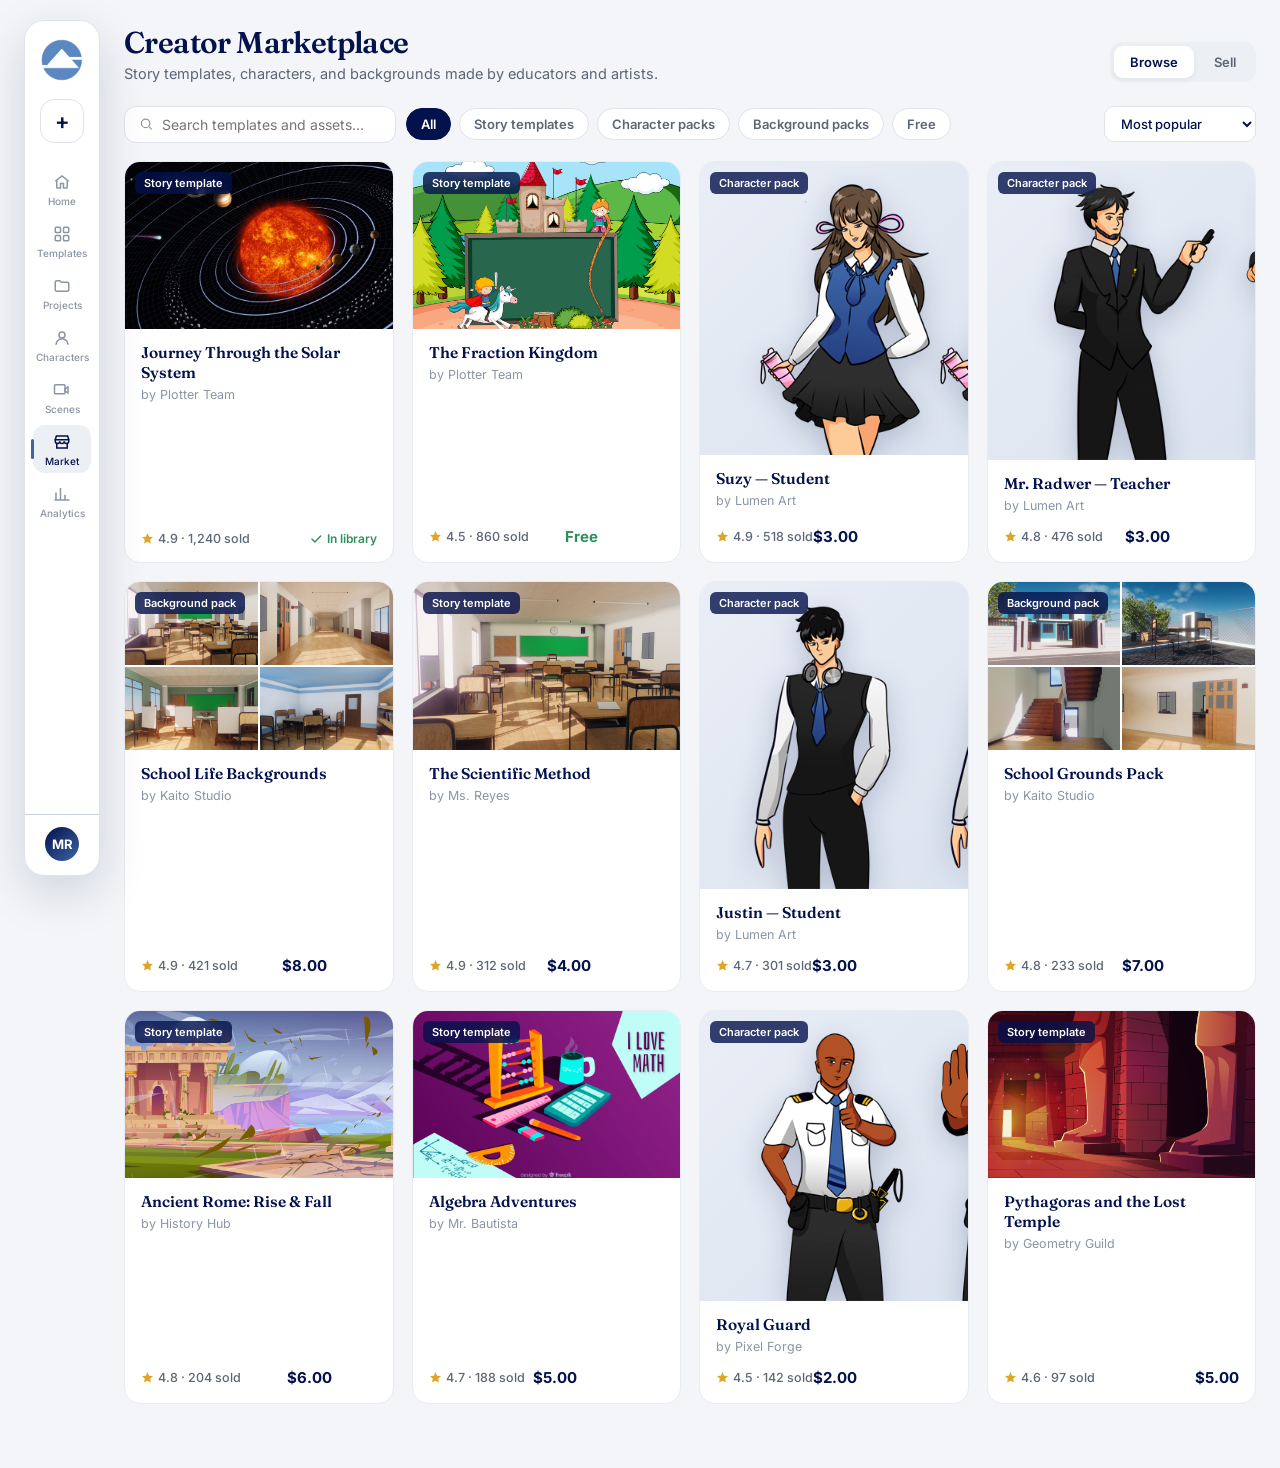
<file: marketplace.html>
<!DOCTYPE html>
<html lang="en">
<head>
<meta charset="UTF-8">
<meta name="viewport" content="width=device-width, initial-scale=1.0">
<title>Plotter — Creator Marketplace</title>
<link rel="icon" href="images/sidebar-logo.png">
<link rel="preconnect" href="https://fonts.googleapis.com">
<link href="https://fonts.googleapis.com/css2?family=Inter:wght@400;500;600;700&family=Fraunces:opsz,wght@9..144,500;9..144,600;9..144,700&display=swap" rel="stylesheet">
<link rel="stylesheet" href="app-shell.css">
<style>
  .banner{
    position:relative; overflow:hidden; border-radius:20px; background:var(--navy); color:#fff;
    padding:32px 36px; margin-bottom:22px; display:flex; align-items:center; justify-content:space-between; gap:24px; min-height:180px;
  }
  .banner::before{ content:""; position:absolute; inset:0; background:url('images/backgrounds/hallway.png') center/cover; opacity:.22; }
  .banner::after{ content:""; position:absolute; inset:0; background:linear-gradient(90deg, var(--navy) 35%, transparent); }
  .banner > *{ position:relative; z-index:1; }
  .banner h2{ font-family:var(--font-display); font-size:28px; font-weight:600; letter-spacing:-0.02em; line-height:1.15; }
  .banner p{ color:rgba(255,255,255,0.75); margin-top:8px; max-width:480px; font-size:14.5px; }
  .banner .split{ display:flex; gap:10px; flex-shrink:0; }
  .split-box{ background:rgba(255,255,255,0.1); backdrop-filter:blur(8px); border:1px solid rgba(255,255,255,0.18); border-radius:14px; padding:14px 18px; text-align:center; min-width:110px; }
  .split-box b{ display:block; font-family:var(--font-display); font-size:30px; font-weight:700; }
  .split-box span{ font-size:12px; color:rgba(255,255,255,0.75); }
  .split-box.you{ background:#fff; color:var(--navy); }
  .split-box.you span{ color:var(--text-dim); }

  .toolbar{ display:flex; align-items:center; gap:10px; flex-wrap:wrap; margin-bottom:18px; }
  .toolbar .spacer{ flex:1; }
  .search{ display:flex; align-items:center; gap:8px; background:#fff; border:1px solid var(--border); border-radius:12px; padding:9px 14px; min-width:240px; }
  .search svg{ width:16px; height:16px; color:var(--text-faint); }
  .search input{ border:none; outline:none; background:none; font-size:14px; color:var(--navy); width:100%; }

  .grid{ display:grid; grid-template-columns:repeat(auto-fill, minmax(230px, 1fr)); gap:18px; }
  .item{ background:#fff; border:1px solid var(--border-soft); border-radius:16px; overflow:hidden; display:flex; flex-direction:column; cursor:pointer; transition:transform .2s, box-shadow .2s, border-color .2s; text-align:left; }
  .item:hover{ transform:translateY(-3px); box-shadow:var(--shadow-md); border-color:#c9d0da; }
  .thumb{ aspect-ratio:16/10; position:relative; background:linear-gradient(135deg,#e9eef6,#d6dfec); overflow:hidden; }
  .thumb img.cover{ width:100%; height:100%; object-fit:cover; }
  .thumb.chars{ display:flex; align-items:flex-end; justify-content:center; }
  .thumb.chars img{ height:94%; width:auto; filter:drop-shadow(0 8px 14px rgba(3,17,76,0.2)); }
  .thumb.pack{ display:grid; grid-template-columns:1fr 1fr; gap:2px; background:#fff; }
  .thumb.pack img{ width:100%; height:100%; object-fit:cover; }
  .type{ position:absolute; top:10px; left:10px; background:rgba(3,17,76,0.8); color:#fff; font-size:11px; font-weight:600; padding:4px 9px; border-radius:6px; backdrop-filter:blur(6px); }
  .item-body{ padding:14px 16px 16px; display:flex; flex-direction:column; gap:4px; flex:1; }
  .item-title{ font-family:var(--font-display); font-weight:600; font-size:15.5px; line-height:1.3; }
  .item-by{ font-size:12.5px; color:var(--text-faint); }
  .item-foot{ display:flex; align-items:center; justify-content:space-between; margin-top:auto; padding-top:10px; }
  .rating{ display:flex; align-items:center; gap:4px; font-size:12.5px; color:var(--text-dim); font-weight:500; }
  .rating svg{ width:13px; height:13px; color:#e0a526; }
  .price{ font-weight:700; font-size:15px; }
  .price.free{ color:var(--good); }
  .owned{ font-size:12px; font-weight:600; color:var(--good); display:flex; align-items:center; gap:4px; }
  .owned svg{ width:14px; height:14px; }
  .empty{ grid-column:1/-1; text-align:center; padding:50px 20px; color:var(--text-dim); }

  /* ---------- Sell tab ---------- */
  .kpis{ display:grid; grid-template-columns:repeat(4,1fr); gap:14px; margin-bottom:16px; }
  .kpi{ background:#fff; border:1px solid var(--border-soft); border-radius:16px; padding:18px 20px; }
  .kpi .lbl{ font-size:12.5px; color:var(--text-dim); font-weight:500; }
  .kpi .val{ font-family:var(--font-display); font-size:28px; font-weight:700; margin-top:6px; letter-spacing:-0.02em; }
  .kpi .delta{ font-size:12px; color:var(--text-faint); margin-top:2px; }
  .kpi .delta b{ color:var(--good); }
  .sell-grid{ display:grid; grid-template-columns:1fr 1.5fr; gap:16px; }

  .calc label{ display:flex; justify-content:space-between; font-size:13px; font-weight:600; color:var(--text-dim); margin:16px 0 8px; }
  .calc label b{ color:var(--navy); }
  input[type=range]{ width:100%; accent-color:var(--blue); }
  .split-bar{ display:flex; height:36px; border-radius:10px; overflow:hidden; margin-top:20px; gap:2px; }
  .split-bar div{ display:flex; align-items:center; justify-content:center; font-size:12.5px; font-weight:600; }
  .split-bar .you{ flex:70; background:var(--blue); color:#fff; }
  .split-bar .us{ flex:30; background:var(--panel-3); color:var(--text-dim); }
  .calc-result{ display:flex; justify-content:space-between; align-items:flex-end; margin-top:16px; padding-top:16px; border-top:1px solid var(--border-soft); }
  .calc-result .big{ font-family:var(--font-display); font-size:32px; font-weight:700; color:var(--navy); line-height:1; }
  .calc-result .small{ font-size:12.5px; color:var(--text-faint); text-align:right; }

  table{ width:100%; border-collapse:collapse; font-size:13.5px; }
  th{ text-align:left; font-size:11.5px; font-weight:600; text-transform:uppercase; letter-spacing:.05em; color:var(--text-faint); padding:10px 10px; border-bottom:1px solid var(--border-soft); }
  td{ padding:11px 10px; border-bottom:1px solid var(--border-soft); }
  tr:last-child td{ border-bottom:none; }
  .lst{ display:flex; align-items:center; gap:10px; font-weight:600; }
  .lst img{ width:44px; height:30px; object-fit:cover; border-radius:6px; }
  .num{ text-align:right; font-variant-numeric:tabular-nums; }
  th.num{ text-align:right; }
  .chip{ display:inline-flex; align-items:center; gap:5px; font-size:12px; font-weight:600; padding:3px 9px; border-radius:999px; }
  .chip.live{ background:#e7f4ec; color:#1d5e3b; }
  .chip.review{ background:#fdf3e1; color:#7a5212; }
  .chip i{ width:6px; height:6px; border-radius:50%; background:currentColor; }
  .payout{ display:flex; align-items:center; justify-content:space-between; gap:12px; background:var(--panel-2); border:1px solid var(--border-soft); border-radius:12px; padding:12px 14px; margin-top:16px; font-size:13px; color:var(--text-dim); }
  .payout b{ color:var(--navy); }

  /* ---------- Modal ---------- */
  .modal-bg{ position:fixed; inset:0; background:rgba(3,17,76,0.45); backdrop-filter:blur(3px); z-index:150; display:none; align-items:center; justify-content:center; padding:20px; }
  .modal-bg.show{ display:flex; }
  .modal{ background:#fff; border-radius:20px; width:min(760px,100%); max-height:calc(100vh - 40px); overflow:auto; box-shadow:0 40px 100px rgba(3,17,76,0.35); position:relative; }
  .modal-close{ position:absolute; top:14px; right:14px; width:34px; height:34px; border-radius:50%; background:rgba(255,255,255,0.9); display:grid; place-items:center; z-index:2; box-shadow:var(--shadow-sm); }
  .modal-close svg{ width:16px; height:16px; }
  .detail{ display:grid; grid-template-columns:1.1fr 1fr; }
  .detail .thumb{ aspect-ratio:auto; min-height:320px; }
  .detail-body{ padding:26px; display:flex; flex-direction:column; gap:10px; }
  .detail-body h3{ font-family:var(--font-display); font-size:22px; font-weight:600; line-height:1.25; }
  .detail-body p{ color:var(--text-dim); font-size:14px; line-height:1.55; }
  .includes{ list-style:none; display:flex; flex-direction:column; gap:6px; font-size:13.5px; }
  .includes li{ display:flex; gap:8px; align-items:center; }
  .includes svg{ width:15px; height:15px; color:var(--blue); flex-shrink:0; }
  .buy-row{ display:flex; align-items:center; justify-content:space-between; gap:12px; margin-top:auto; padding-top:14px; border-top:1px solid var(--border-soft); }
  .buy-row .price{ font-family:var(--font-display); font-size:26px; }
  .note{ font-size:12px; color:var(--text-faint); display:flex; gap:6px; align-items:center; }
  .note svg{ width:14px; height:14px; color:var(--blue); flex-shrink:0; }

  .form{ padding:26px; }
  .form h3{ font-family:var(--font-display); font-size:22px; font-weight:600; }
  .form .sub{ color:var(--text-dim); font-size:13.5px; margin:4px 0 18px; }
  .f-grid{ display:grid; grid-template-columns:1fr 1fr; gap:14px; }
  .f{ display:flex; flex-direction:column; gap:6px; }
  .f.full{ grid-column:1/-1; }
  .f label{ font-size:12.5px; font-weight:600; color:var(--text-dim); }
  .f input, .f select, .f textarea{ border:1px solid var(--border); border-radius:10px; padding:10px 12px; font-size:14px; color:var(--navy); background:var(--panel-2); outline:none; font-family:inherit; }
  .f input:focus, .f select:focus, .f textarea:focus{ border-color:var(--blue); background:#fff; }
  .f textarea{ min-height:80px; resize:vertical; }
  .drop{ border:1.5px dashed var(--border); border-radius:12px; padding:22px; text-align:center; color:var(--text-faint); font-size:13px; cursor:pointer; }
  .drop:hover{ border-color:var(--blue); color:var(--blue); }
  .drop svg{ width:24px; height:24px; display:block; margin:0 auto 6px; }
  .earn-box{ display:flex; justify-content:space-between; align-items:center; background:var(--blue-tint); border:1px solid rgba(60,101,167,0.2); border-radius:12px; padding:12px 14px; font-size:13px; color:var(--text-dim); }
  .earn-box b{ font-family:var(--font-display); font-size:20px; color:var(--navy); }
  .form-foot{ display:flex; justify-content:flex-end; gap:10px; margin-top:20px; }

  @media (max-width:1100px){ .kpis{ grid-template-columns:repeat(2,1fr); } .sell-grid{ grid-template-columns:1fr; } }
  @media (max-width:700px){
    .banner{ flex-direction:column; align-items:flex-start; padding:24px; }
    .detail{ grid-template-columns:1fr; } .detail .thumb{ min-height:200px; }
    .f-grid{ grid-template-columns:1fr; }
    .search{ min-width:0; flex:1; }
  }
</style>
</head>
<body>
<div class="app">
  <nav class="sidebar" aria-label="Main navigation">
    <div class="sidebar-logo"><img src="images/sidebar-logo.png" alt="Plotter"></div>
    <a class="sidebar-create" href="blank_workspace.html" title="Create new">+</a>
    <div class="sidebar-nav">
      <a class="nav-item" href="index.html"><svg viewBox="0 0 24 24" fill="none" stroke="currentColor" stroke-width="2"><path d="M3 11l9-7 9 7"/><path d="M5 10v9a1 1 0 0 0 1 1h4v-6h4v6h4a1 1 0 0 0 1-1v-9"/></svg><span>Home</span></a>
      <a class="nav-item" href="homepage.html"><svg viewBox="0 0 24 24" fill="none" stroke="currentColor" stroke-width="2"><rect x="3" y="3" width="7" height="7" rx="1.5"/><rect x="14" y="3" width="7" height="7" rx="1.5"/><rect x="3" y="14" width="7" height="7" rx="1.5"/><rect x="14" y="14" width="7" height="7" rx="1.5"/></svg><span>Templates</span></a>
      <a class="nav-item" href="projects.html"><svg viewBox="0 0 24 24" fill="none" stroke="currentColor" stroke-width="2"><path d="M3 7a2 2 0 0 1 2-2h4l2 2h8a2 2 0 0 1 2 2v8a2 2 0 0 1-2 2H5a2 2 0 0 1-2-2V7Z"/></svg><span>Projects</span></a>
      <a class="nav-item" href="characters.html"><svg viewBox="0 0 24 24" fill="none" stroke="currentColor" stroke-width="2"><circle cx="12" cy="8" r="4"/><path d="M4 21c0-4.4 3.6-8 8-8s8 3.6 8 8"/></svg><span>Characters</span></a>
      <a class="nav-item" href="scenes.html"><svg viewBox="0 0 24 24" fill="none" stroke="currentColor" stroke-width="2"><rect x="2" y="5" width="14" height="12" rx="1.5"/><path d="M20 8l-4 2.5v3L20 16V8Z"/></svg><span>Scenes</span></a>
      <a class="nav-item active" href="marketplace.html"><svg viewBox="0 0 24 24" fill="none" stroke="currentColor" stroke-width="2"><path d="M3 9l1.5-5h15L21 9"/><path d="M3 9h18v2a3 3 0 0 1-6 0 3 3 0 0 1-6 0 3 3 0 0 1-6 0V9Z"/><path d="M5 13v7h14v-7"/></svg><span>Market</span></a>
      <a class="nav-item" href="analytics.html"><svg viewBox="0 0 24 24" fill="none" stroke="currentColor" stroke-width="2"><path d="M4 20V10M10 20V4M16 20v-7M22 20H2"/></svg><span>Analytics</span></a>
    </div>
    <div class="sidebar-bottom"><div class="avatar">MR</div></div>
  </nav>

  <main class="main">
    <div class="page-head">
      <div>
        <h1>Creator Marketplace</h1>
        <p>Story templates, characters, and backgrounds made by educators and artists.</p>
      </div>
      <div class="tabs" role="tablist">
        <button class="active" data-view="browse" role="tab">Browse</button>
        <button data-view="sell" role="tab">Sell</button>
      </div>
    </div>

    <!-- ================= BROWSE ================= -->
    <section id="view-browse">
      <div class="toolbar">
        <label class="search"><svg viewBox="0 0 24 24" fill="none" stroke="currentColor" stroke-width="2"><circle cx="11" cy="11" r="7"/><path d="m21 21-4.35-4.35"/></svg><input id="q" type="text" placeholder="Search templates and assets…" aria-label="Search marketplace"></label>
        <div id="cats" style="display:flex;gap:8px;flex-wrap:wrap"></div>
        <div class="spacer"></div>
        <select class="select" id="sort" aria-label="Sort">
          <option value="pop">Most popular</option>
          <option value="rating">Highest rated</option>
          <option value="low">Price: low to high</option>
          <option value="high">Price: high to low</option>
        </select>
      </div>
      <div class="grid" id="grid"></div>
    </section>

    <!-- ================= SELL ================= -->
    <section id="view-sell" hidden>
      <div class="banner">
        <div>
          <h2>Turn your lessons into income</h2>
          <p>List story templates, characters, or background packs. You keep 70% of every sale — Plotter handles hosting, payments, and delivery.</p>
          <button class="btn btn-primary" style="margin-top:18px;background:#fff;color:var(--navy);box-shadow:none" id="newListingBtn">
            <svg viewBox="0 0 24 24" fill="none" stroke="currentColor" stroke-width="2.4" stroke-linecap="round"><path d="M12 5v14M5 12h14"/></svg>New listing
          </button>
        </div>
        <div class="split">
          <div class="split-box you"><b>70%</b><span>to you</span></div>
          <div class="split-box"><b>30%</b><span>to Plotter</span></div>
        </div>
      </div>

      <div class="kpis">
        <div class="kpi"><div class="lbl">Earnings this month</div><div class="val">$186.20</div><div class="delta"><b>+24%</b> vs October</div></div>
        <div class="kpi"><div class="lbl">Total sales</div><div class="val">142</div><div class="delta">across all listings</div></div>
        <div class="kpi"><div class="lbl">Active listings</div><div class="val" id="kListings">3</div><div class="delta" id="kReview">none in review</div></div>
        <div class="kpi"><div class="lbl">Average rating</div><div class="val">4.8</div><div class="delta">from 61 reviews</div></div>
      </div>

      <div class="sell-grid">
        <div class="card calc">
          <h2>Earnings calculator</h2>
          <div class="sub">Estimate what a listing could earn you each month.</div>
          <label for="cPrice">Price <b id="cPriceV">$5.00</b></label>
          <input type="range" id="cPrice" min="1" max="20" step="0.5" value="5">
          <label for="cSales">Sales per month <b id="cSalesV">40</b></label>
          <input type="range" id="cSales" min="0" max="300" step="5" value="40">
          <div class="split-bar"><div class="you" id="cYou">You · $140.00</div><div class="us" id="cUs">$60.00</div></div>
          <div class="calc-result">
            <div><div style="font-size:12.5px;color:var(--text-dim);margin-bottom:4px">You'd earn per month</div><div class="big" id="cTotal">$140.00</div></div>
            <div class="small">Per sale: <b id="cPer" style="color:var(--navy)">$3.50</b><br>Yearly: <b id="cYear" style="color:var(--navy)">$1,680</b></div>
          </div>
        </div>

        <div class="card">
          <div style="display:flex;justify-content:space-between;align-items:flex-start;gap:12px;margin-bottom:8px">
            <div><h2>My listings</h2><div class="sub">Your items on the marketplace</div></div>
          </div>
          <div style="overflow-x:auto">
            <table>
              <thead><tr><th>Listing</th><th class="num">Price</th><th class="num">Sales</th><th class="num">You earned</th><th>Status</th></tr></thead>
              <tbody id="myListings"></tbody>
            </table>
          </div>
          <div class="payout">
            <span>Next payout <b>Dec 1, 2026</b> to bank account ••42</span>
            <b>$186.20</b>
          </div>
        </div>
      </div>
    </section>
  </main>
</div>

<!-- detail modal -->
<div class="modal-bg" id="detailModal"><div class="modal" role="dialog" aria-modal="true" id="detailBody"></div></div>

<!-- new listing modal -->
<div class="modal-bg" id="listModal">
  <div class="modal" role="dialog" aria-modal="true" aria-labelledby="listTitle">
    <button class="modal-close" data-close aria-label="Close"><svg viewBox="0 0 24 24" fill="none" stroke="currentColor" stroke-width="2.4" stroke-linecap="round"><path d="M18 6 6 18M6 6l12 12"/></svg></button>
    <form class="form" id="listForm">
      <h3 id="listTitle">New listing</h3>
      <p class="sub">Share your work with educators everywhere. Listings are reviewed within 2 business days.</p>
      <div class="f-grid">
        <div class="f full"><label for="lName">Title</label><input id="lName" required placeholder="e.g. Photosynthesis Lab Story"></div>
        <div class="f"><label for="lType">Type</label>
          <select id="lType"><option>Story template</option><option>Character pack</option><option>Background pack</option></select></div>
        <div class="f"><label for="lSubject">Subject</label>
          <select id="lSubject"><option>Science</option><option>Math</option><option>History</option><option>Literature</option><option>Languages</option><option>General</option></select></div>
        <div class="f full"><label for="lDesc">Description</label><textarea id="lDesc" placeholder="What's included, grade level, learning goals…"></textarea></div>
        <div class="f"><label for="lPrice">Price (USD)</label><input id="lPrice" type="number" min="0" step="0.5" value="5"></div>
        <div class="f" style="justify-content:flex-end"><div class="earn-box"><span>You earn per sale</span><b id="lEarn">$3.50</b></div></div>
        <div class="f full"><label>Files</label><div class="drop" id="drop"><svg viewBox="0 0 24 24" fill="none" stroke="currentColor" stroke-width="2" stroke-linecap="round" stroke-linejoin="round"><path d="M12 16V4M7 9l5-5 5 5M5 20h14"/></svg><span id="dropTxt">Choose a project from your library, or drop PNG files here</span></div></div>
      </div>
      <div class="form-foot">
        <button type="button" class="btn btn-secondary" data-close>Cancel</button>
        <button type="submit" class="btn btn-primary">Submit for review</button>
      </div>
    </form>
  </div>
</div>

<div class="toast" id="toast"></div>

<script src="templates.js"></script>
<script>
const $ = id => document.getElementById(id);
const toast = msg => { const t = $('toast'); t.textContent = msg; t.classList.add('show'); clearTimeout(toast._t); toast._t = setTimeout(() => t.classList.remove('show'), 2400); };
const money = n => '$' + n.toLocaleString('en-US', { minimumFractionDigits:2, maximumFractionDigits:2 });
const ICON = {
  star:'<svg viewBox="0 0 24 24" fill="currentColor"><path d="M12 2l2.9 6.6L22 9.3l-5 4.9 1.2 7-6.2-3.4-6.2 3.4 1.2-7-5-4.9 7.1-.7L12 2z"/></svg>',
  check:'<svg viewBox="0 0 24 24" fill="none" stroke="currentColor" stroke-width="2.4" stroke-linecap="round" stroke-linejoin="round"><path d="M5 12l5 5L20 7"/></svg>',
  close:'<svg viewBox="0 0 24 24" fill="none" stroke="currentColor" stroke-width="2.4" stroke-linecap="round"><path d="M18 6 6 18M6 6l12 12"/></svg>',
  info:'<svg viewBox="0 0 24 24" fill="none" stroke="currentColor" stroke-width="2" stroke-linecap="round"><circle cx="12" cy="12" r="9"/><path d="M12 11v5M12 8h.01"/></svg>',
};

/* ---------------- Catalogue ---------------- */
const BGP = n => 'images/backgrounds/' + n;
const ITEMS = [
  { id:1, cat:'Story templates', title:'The Scientific Method', by:'Ms. Reyes', price:4, rating:4.9, sales:312, img:BGP('classroom.png'),
    desc:'A complete Grade 7 lesson: students design a fair test to find out why the class plant stopped growing.', includes:['21 scenes with branching choices','3 graded quiz questions with feedback','Teacher guide (PDF)'] },
  { id:2, cat:'Story templates', title:'Ancient Rome: Rise & Fall', by:'History Hub', price:6, rating:4.8, sales:204, img:'images/rome.jpg',
    desc:'Advise the Senate through key moments of the Republic and Empire. Every decision shapes Rome\'s fate.', includes:['18 scenes, 4 endings','5 quiz checkpoints','Vocabulary glossary'] },
  { id:3, cat:'Story templates', title:'Algebra Adventures', by:'Mr. Bautista', price:5, rating:4.7, sales:188, img:'images/algeb.jpg',
    desc:'Solve for x to unlock each door in a puzzle quest. Covers one- and two-step equations.', includes:['15 scenes','10 equation puzzles','Answer key'] },
  { id:4, cat:'Story templates', title:'Pythagoras and the Lost Temple', by:'Geometry Guild', price:5, rating:4.6, sales:97, img:'images/pyt.jpg',
    desc:'Navigate an ancient temple full of right-triangle puzzles.', includes:['12 scenes','6 geometry challenges'] },
  { id:5, cat:'Story templates', title:'Journey Through the Solar System', by:'Plotter Team', price:0, rating:4.9, sales:1240, img:'images/journeytothesolarsystem.jpg',
    desc:'A voyage from Mercury to Neptune with a branching path for each planet.', includes:['14 scenes','8 quiz questions'] },
  { id:6, cat:'Story templates', title:'The Fraction Kingdom', by:'Plotter Team', price:0, rating:4.5, sales:860, img:'images/fraction.jpg',
    desc:'A kingdom divided — restore order using fractions and ratios.', includes:['9 scenes','6 quiz questions'] },
  { id:7, cat:'Background packs', title:'School Life Backgrounds', by:'Kaito Studio', price:8, rating:4.9, sales:421, pack:['classroom.png','hallway.png','art_room.png','clubroom.png'],
    desc:'Hand-painted school interiors for any classroom story. Day lighting, 1920×1080.', includes:['8 backgrounds','Day & afternoon variants','Commercial license for lessons'] },
  { id:8, cat:'Background packs', title:'School Grounds Pack', by:'Kaito Studio', price:7, rating:4.8, sales:233, pack:['schoolgate.png','rooftop.png','stairs.png','classroom_outside.png'],
    desc:'Outdoor school locations — gate, rooftop, stairs, and courtyard.', includes:['6 backgrounds','1920×1080 PNG'] },
  { id:9, cat:'Character packs', title:'Suzy — Student', by:'Lumen Art', price:3, rating:4.9, sales:518, chars:['Suzy/suzy-holdingtumbler-down-normal.png','Suzy/suzy-holdingtumbler-down-amused.png'],
    desc:'A cheerful student character with seven expressions.', includes:['7 expressions','Transparent PNG sprites'] },
  { id:10, cat:'Character packs', title:'Mr. Radwer — Teacher', by:'Lumen Art', price:3, rating:4.8, sales:476, chars:['Radwer/radwer-neutral.png','Radwer/radwer-focused-pointing.png'],
    desc:'A friendly teacher with eight poses, including pointing and writing.', includes:['8 poses','Transparent PNG sprites'] },
  { id:11, cat:'Character packs', title:'Justin — Student', by:'Lumen Art', price:3, rating:4.7, sales:301, chars:['Justin/justin-normal-onehanddown.png','Justin/justin-smirk-onehanddown.png'],
    desc:'A laid-back student with headphones and nine expressions.', includes:['9 expressions','Transparent PNG sprites'] },
  { id:12, cat:'Character packs', title:'Royal Guard', by:'Pixel Forge', price:2, rating:4.5, sales:142, chars:['Miek/GuardHappy-b.png','Miek/GuardStop-b.png'],
    desc:'A palace guard for historical and fantasy stories.', includes:['4 poses'] },
];
const owned = new Set([5]);
const CATS = ['All', 'Story templates', 'Character packs', 'Background packs', 'Free'];
let cat = 'All', q = '', sort = 'pop';

function thumbHTML(it){
  if(it.pack) return `<div class="thumb pack">${it.pack.map(p => `<img src="${BGP(p)}" alt="" loading="lazy">`).join('')}<span class="type">${it.cat.replace(/s$/,'')}</span></div>`;
  if(it.chars) return `<div class="thumb chars">${it.chars.map(c => `<img src="images/characters/_thumbs/${c}" alt="" loading="lazy">`).join('')}<span class="type">${it.cat.replace(/s$/,'')}</span></div>`;
  return `<div class="thumb"><img class="cover" src="${it.img}" alt="" loading="lazy"><span class="type">${it.cat.replace(/s$/,'')}</span></div>`;
}
const priceHTML = it => owned.has(it.id) ? `<span class="owned">${ICON.check}In library</span>` : it.price === 0 ? '<span class="price free">Free</span>' : `<span class="price">${money(it.price)}</span>`;

function renderCats(){
  $('cats').innerHTML = CATS.map(c => `<button class="pill ${c===cat?'active':''}" data-c="${c}">${c}</button>`).join('');
  $('cats').querySelectorAll('button').forEach(b => b.addEventListener('click', () => { cat = b.dataset.c; renderCats(); renderGrid(); }));
}
function renderGrid(){
  let list = ITEMS.filter(it => (cat === 'All' || (cat === 'Free' ? it.price === 0 : it.cat === cat))
    && (it.title + ' ' + it.by).toLowerCase().includes(q));
  const S = { pop:(a,b)=>b.sales-a.sales, rating:(a,b)=>b.rating-a.rating, low:(a,b)=>a.price-b.price, high:(a,b)=>b.price-a.price };
  list.sort(S[sort]);
  $('grid').innerHTML = list.length ? list.map(it => `
    <button class="item" data-id="${it.id}">
      ${thumbHTML(it)}
      <div class="item-body">
        <div class="item-title">${it.title}</div>
        <div class="item-by">by ${it.by}</div>
        <div class="item-foot"><span class="rating">${ICON.star}${it.rating} · ${it.sales.toLocaleString()} sold</span>${priceHTML(it)}</div>
      </div>
    </button>`).join('') : '<div class="empty">No items match your search.</div>';
  $('grid').querySelectorAll('.item').forEach(b => b.addEventListener('click', () => openDetail(+b.dataset.id)));
}
$('q').addEventListener('input', e => { q = e.target.value.toLowerCase(); renderGrid(); });
$('sort').addEventListener('change', e => { sort = e.target.value; renderGrid(); });

function openDetail(id){
  const it = ITEMS.find(x => x.id === id);
  const have = owned.has(id);
  $('detailBody').innerHTML = `
    <button class="modal-close" data-close aria-label="Close">${ICON.close}</button>
    <div class="detail">
      ${thumbHTML(it)}
      <div class="detail-body">
        <span class="rating">${ICON.star}${it.rating} · ${it.sales.toLocaleString()} sold</span>
        <h3>${it.title}</h3>
        <div class="item-by">by ${it.by}</div>
        <p>${it.desc}</p>
        <ul class="includes">${it.includes.map(x => `<li>${ICON.check}${x}</li>`).join('')}</ul>
        <div class="buy-row">
          ${have ? `<span class="owned">${ICON.check}In your library</span>` : `<span class="price ${it.price===0?'free':''}">${it.price===0?'Free':money(it.price)}</span>`}
          ${have ? `<a class="btn btn-primary" href="${it.cat!=='Story templates' ? 'blank_workspace.html' : PlotterTemplates.get(it.title) ? 'blank_workspace.html?template=' + PlotterTemplates.slug(it.title) : 'workspace.html'}">Use in a project</a>`
                 : `<button class="btn btn-primary" id="buyBtn">${it.price===0?'Add to library':'Buy for ' + money(it.price)}</button>`}
        </div>
        ${it.price > 0 ? `<div class="note">${ICON.info}${it.by} receives ${money(it.price*0.7)} (70%) from this purchase.</div>` : ''}
      </div>
    </div>`;
  open('detailModal');
  const buy = $('buyBtn');
  if(buy) buy.addEventListener('click', () => {
    owned.add(id); renderGrid(); openDetail(id);
    toast(it.price === 0 ? `"${it.title}" added to your library` : `Purchased "${it.title}" — it's in your library`);
  });
}

/* ---------------- Modals ---------------- */
function open(id){ $(id).classList.add('show'); const f = $(id).querySelector('input, button:not([data-close])'); if(f) f.focus(); }
function close(m){ m.classList.remove('show'); }
document.querySelectorAll('.modal-bg').forEach(m => m.addEventListener('click', e => { if(e.target === m || e.target.closest('[data-close]')) close(m); }));
document.addEventListener('keydown', e => { if(e.key === 'Escape') document.querySelectorAll('.modal-bg.show').forEach(close); });

/* ---------------- Tabs ---------------- */
function setView(v){
  document.querySelectorAll('.tabs button').forEach(b => b.classList.toggle('active', b.dataset.view === v));
  $('view-browse').hidden = v !== 'browse';
  $('view-sell').hidden = v !== 'sell';
  history.replaceState(null, '', v === 'sell' ? '#sell' : location.pathname);
}
document.querySelectorAll('.tabs button').forEach(b => b.addEventListener('click', () => setView(b.dataset.view)));

/* ---------------- Sell: calculator ---------------- */
function calc(){
  const p = +$('cPrice').value, s = +$('cSales').value;
  const gross = p * s, you = gross * 0.7;
  $('cPriceV').textContent = money(p); $('cSalesV').textContent = s;
  $('cYou').textContent = 'You · ' + money(you); $('cUs').textContent = money(gross - you);
  $('cTotal').textContent = money(you); $('cPer').textContent = money(p * 0.7);
  $('cYear').textContent = '$' + Math.round(you * 12).toLocaleString();
}
['cPrice','cSales'].forEach(id => $(id).addEventListener('input', calc));
calc();

/* ---------------- Sell: my listings ---------------- */
const MINE = [
  { title:'The Scientific Method', img:BGP('classroom.png'), price:4, sales:58, status:'live' },
  { title:'Photosynthesis Lab', img:BGP('art_room.png'), price:4, sales:41, status:'live' },
  { title:'Lab Safety Basics', img:BGP('clubroom.png'), price:3, sales:43, status:'live' },
];
function renderMine(){
  $('myListings').innerHTML = MINE.map(m => `<tr>
    <td><div class="lst"><img src="${m.img}" alt="">${m.title}</div></td>
    <td class="num">${money(m.price)}</td>
    <td class="num">${m.sales}</td>
    <td class="num"><b>${money(m.price * m.sales * 0.7)}</b></td>
    <td><span class="chip ${m.status}"><i></i>${m.status === 'live' ? 'Live' : 'In review'}</span></td>
  </tr>`).join('');
  $('kListings').textContent = MINE.filter(m => m.status === 'live').length;
  const r = MINE.filter(m => m.status === 'review').length; $('kReview').textContent = r ? r + ' in review' : 'none in review';
}
renderMine();

/* ---------------- Sell: new listing ---------------- */
$('newListingBtn').addEventListener('click', () => open('listModal'));
$('lPrice').addEventListener('input', e => $('lEarn').textContent = money(Math.max(0, +e.target.value || 0) * 0.7));
$('drop').addEventListener('click', () => { $('dropTxt').textContent = '✓ 3 files attached (demo)'; });
$('listForm').addEventListener('submit', e => {
  e.preventDefault();
  MINE.push({ title:$('lName').value, img:BGP('stairs.png'), price:Math.max(0, +$('lPrice').value || 0), sales:0, status:'review' });
  renderMine(); close($('listModal')); e.target.reset(); $('lEarn').textContent = '$3.50'; $('dropTxt').textContent = 'Choose a project from your library, or drop PNG files here';
  toast('Listing submitted — we\'ll review it within 2 business days');
});

renderCats(); renderGrid();
if(location.hash === '#sell') setView('sell');
</script>
<script src="soon.js"></script>
</body>
</html>
</file>
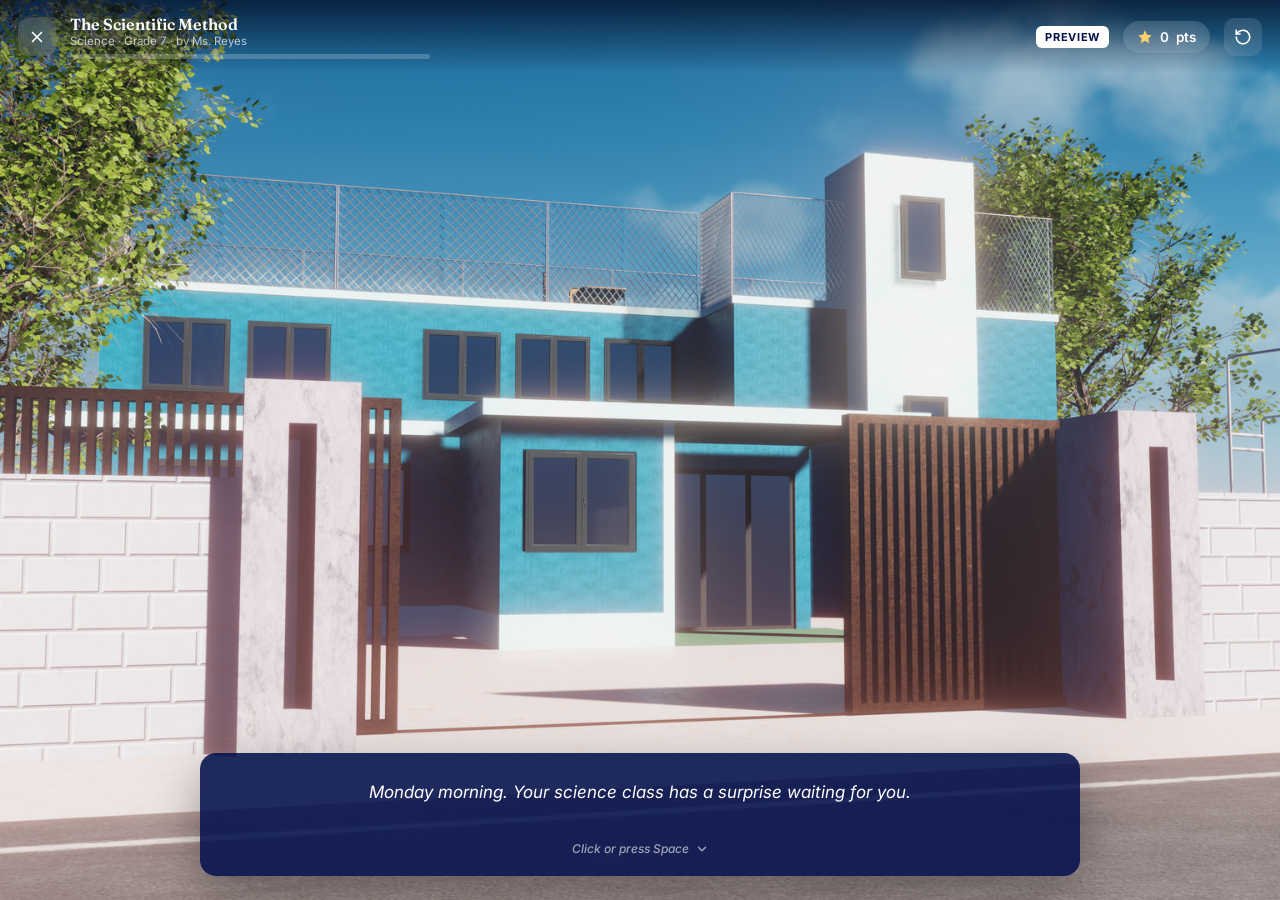
<file: play.html>
<!DOCTYPE html>
<html lang="en">
<head>
<meta charset="UTF-8">
<meta name="viewport" content="width=device-width, initial-scale=1.0">
<title>Plotter — Play: The Scientific Method</title>
<link rel="icon" href="images/sidebar-logo.png">
<link rel="preconnect" href="https://fonts.googleapis.com">
<link href="https://fonts.googleapis.com/css2?family=Inter:wght@400;500;600;700&family=Fraunces:opsz,wght@9..144,500;9..144,600;9..144,700&display=swap" rel="stylesheet">
<style>
  :root{
    --navy:#03114c; --blue:#3c65a7; --blue-2:#5b88c1;
    --text-dim:#5c6675; --text-faint:#8b95a3; --border:#dfe3ea;
    --good:#2f8f5b; --good-bg:#e7f4ec; --bad:#c2414b; --bad-bg:#fbeaec;
    --font-display:'Fraunces', Georgia, serif;
  }
  *{ box-sizing:border-box; margin:0; padding:0; }
  html,body{ height:100%; }
  body{ background:#020920; color:var(--navy); font-family:'Inter',system-ui,sans-serif; -webkit-font-smoothing:antialiased; overflow:hidden; }
  button{ font-family:inherit; cursor:pointer; border:none; background:none; color:inherit; }
  a{ color:inherit; text-decoration:none; }
  :focus-visible{ outline:2px solid var(--blue-2); outline-offset:2px; border-radius:8px; }

  .player{ position:fixed; inset:0; display:flex; flex-direction:column; }

  /* ---------- HUD ---------- */
  .hud{
    position:absolute; top:0; left:0; right:0; z-index:20;
    display:flex; align-items:center; gap:14px; padding:14px 18px;
    background:linear-gradient(180deg, rgba(2,9,32,0.75), transparent);
    color:#fff;
  }
  .hud-btn{ width:38px; height:38px; border-radius:10px; display:grid; place-items:center; background:rgba(255,255,255,0.12); backdrop-filter:blur(8px); flex-shrink:0; }
  .hud-btn:hover{ background:rgba(255,255,255,0.22); }
  .hud-btn svg{ width:18px; height:18px; }
  .hud-title{ font-family:var(--font-display); font-weight:600; font-size:16px; white-space:nowrap; overflow:hidden; text-overflow:ellipsis; }
  .hud-sub{ font-size:11.5px; opacity:.7; }
  .hud-mid{ flex:1; min-width:0; }
  .progress{ height:5px; border-radius:99px; background:rgba(255,255,255,0.2); margin-top:6px; max-width:360px; overflow:hidden; }
  .progress i{ display:block; height:100%; width:0; background:#fff; border-radius:99px; transition:width .4s ease; }
  .score-chip{ display:flex; align-items:center; gap:7px; background:rgba(255,255,255,0.14); backdrop-filter:blur(8px); padding:8px 14px; border-radius:999px; font-weight:600; font-size:13.5px; flex-shrink:0; }
  .score-chip svg{ width:16px; height:16px; color:#ffd36b; }
  .score-chip.bump{ animation:bump .5s ease; }
  @keyframes bump{ 40%{ transform:scale(1.15); } }
  .preview-tag{ font-size:11px; font-weight:700; letter-spacing:.06em; background:#fff; color:var(--navy); padding:4px 9px; border-radius:6px; flex-shrink:0; }

  /* ---------- Stage ---------- */
  .stage{ position:relative; flex:1; overflow:hidden; background:#000; cursor:pointer; }
  .bg{ position:absolute; inset:0; background-size:cover; background-position:center; transition:opacity .6s ease; }
  .bg.next{ opacity:0; }
  .chars{ position:absolute; inset:0; pointer-events:none; }
  .actor{
    position:absolute; bottom:0; transform:translateX(-50%);
    filter:drop-shadow(0 14px 30px rgba(0,0,0,0.35));
    transition:opacity .35s ease, filter .35s ease, left .35s ease;
    opacity:0;
  }
  .actor.plain{ height:88%; }
  .actor.plain img{ height:100%; width:auto; max-width:none; display:block; }
  .actor.crop{ overflow:hidden; }
  .actor.crop img{ position:absolute; max-width:none; }
  .actor.on{ opacity:1; }
  .actor.dim{ filter:drop-shadow(0 14px 30px rgba(0,0,0,0.35)) brightness(.62) saturate(.8); }

  /* ---------- Scenes built in the editor: a scaled copy of the 640×400 canvas ---------- */
  .layout{ position:absolute; left:50%; top:50%; width:640px; height:400px; transform-origin:center center; background:#f7f8fa center/cover no-repeat; transition:opacity .5s ease; overflow:hidden; }
  .layout.fade{ opacity:0; }
  .layout .placed{ position:absolute; }
  .layout .placed-shell{ position:relative; }
  .layout .char-frame{ position:relative; overflow:hidden; }
  .layout .char-frame img{ position:absolute; max-width:none; height:auto; display:block; }
  .layout .p-sprite .placed-shell{ width:110px; height:200px; border-radius:10px 10px 0 0; display:flex; align-items:flex-end; justify-content:center; padding-bottom:8px; font-size:11px; font-weight:700; color:#03114c; border:1px dashed #dfe3ea; }
  .layout .p-sprite.has-img .placed-shell{ width:auto; height:auto; border:none; background:none !important; padding:0; filter:drop-shadow(0 6px 10px rgba(60,101,167,0.16)); }
  .layout .p-sprite{ transition:filter .35s ease; }
  .layout .p-sprite.dim{ filter:brightness(.62) saturate(.8); }
  .layout .p-text .placed-shell{ font-size:15px; font-weight:600; color:#03114c; min-width:30px; padding:2px 4px; }
  .layout .p-prop .placed-shell{ width:64px; height:64px; border-radius:50%; opacity:.9; }
  .layout .p-box .placed-shell{ width:120px; height:80px; border-radius:10px; }
  .dialogue{
    position:absolute; left:50%; bottom:24px; transform:translateX(-50%);
    width:min(880px, calc(100% - 32px)); z-index:5;
    background:rgba(255,255,255,0.97); border-radius:16px; padding:26px 28px 20px;
    box-shadow:0 20px 50px rgba(0,0,0,0.35); min-height:120px;
  }
  .dialogue.narration{ background:rgba(3,17,76,0.88); color:#fff; text-align:center; font-style:italic; }
  .speaker{
    position:absolute; top:-15px; left:24px; background:var(--navy); color:#fff;
    font-family:var(--font-display); font-weight:600; font-size:14px; padding:5px 16px; border-radius:8px;
    box-shadow:0 6px 14px rgba(3,17,76,0.3);
  }
  .dialogue.narration .speaker{ display:none; }
  /* Scroll-style dialogue box (images/ui/textbox_scroll.png, 1780×500) — text sits on the parchment */
  .dialogue.scroll{
    --w: min(880px, calc(100vw - 32px));      /* padding % would follow the screen, so size from the box width */
    background:url('images/ui/textbox_scroll.png') center / 100% 100% no-repeat !important;
    width:var(--w); height:calc(var(--w) * 0.2809); min-height:0; border-radius:0; box-shadow:none;
    padding:calc(var(--w) * 0.152) calc(var(--w) * 0.08) calc(var(--w) * 0.03) calc(var(--w) * 0.12);
    color:#3b2a14 !important; text-align:left;
    filter:drop-shadow(0 12px 24px rgba(0,0,0,0.35));
  }
  .dialogue.scroll .speaker{ top:calc(52.4% - 30px); left:12%; border-radius:8px 8px 0 0; }
  .dialogue.scroll.narration .speaker{ display:none; }
  .dialogue.scroll .advance{ position:absolute; right:7%; bottom:11%; margin:0; color:#7a6243; }
  .dialogue.scroll .line{ min-height:0; }
  .line{ font-size:17px; line-height:1.6; min-height:54px; }
  .advance{ display:flex; justify-content:flex-end; align-items:center; gap:6px; margin-top:8px; font-size:12px; color:var(--text-faint); font-weight:500; }
  .dialogue.narration .advance{ color:rgba(255,255,255,0.6); justify-content:center; }
  .advance svg{ width:14px; height:14px; animation:nudge 1.2s ease-in-out infinite; }
  @keyframes nudge{ 50%{ transform:translateY(3px); } }

  /* ---------- Overlay panels (choice / quiz / end) ---------- */
  .overlay{
    position:absolute; inset:0; z-index:10; display:none; align-items:center; justify-content:center; padding:80px 16px 24px;
    background:rgba(2,9,32,0.45); backdrop-filter:blur(3px); cursor:default;
  }
  .overlay.show{ display:flex; animation:fade .25s ease; }
  @keyframes fade{ from{ opacity:0; } }

  .panel{ width:min(620px, 100%); background:#fff; border-radius:18px; padding:26px; box-shadow:0 30px 80px rgba(0,0,0,0.4); max-height:100%; overflow:auto; }
  .panel-tag{ display:inline-flex; align-items:center; gap:6px; font-size:11.5px; font-weight:700; letter-spacing:.06em; text-transform:uppercase; color:var(--blue); background:rgba(60,101,167,0.1); padding:5px 10px; border-radius:6px; }
  .panel-tag svg{ width:13px; height:13px; }
  .panel h2{ font-family:var(--font-display); font-size:22px; font-weight:600; margin:12px 0 18px; line-height:1.3; }
  .opts{ display:flex; flex-direction:column; gap:10px; }
  .opt{
    display:flex; align-items:center; gap:12px; text-align:left; width:100%;
    padding:14px 16px; border-radius:12px; border:1.5px solid var(--border); background:#fff;
    font-size:15px; font-weight:500; color:var(--navy); transition:border-color .15s, background .15s, transform .15s;
  }
  .opt:hover:not(:disabled){ border-color:var(--blue); background:#f5f8fc; transform:translateX(2px); }
  .opt .key{ width:28px; height:28px; border-radius:8px; display:grid; place-items:center; background:#eceff4; font-size:12.5px; font-weight:700; color:var(--text-dim); flex-shrink:0; }
  .opt .mark{ margin-left:auto; display:none; align-items:center; gap:5px; font-size:12px; font-weight:700; flex-shrink:0; }
  .opt .mark svg{ width:16px; height:16px; }
  .opt:disabled{ cursor:default; }
  .opt.correct{ border-color:var(--good); background:var(--good-bg); }
  .opt.correct .key{ background:var(--good); color:#fff; }
  .opt.correct .mark{ display:flex; color:var(--good); }
  .opt.wrong{ border-color:var(--bad); background:var(--bad-bg); }
  .opt.wrong .key{ background:var(--bad); color:#fff; }
  .opt.wrong .mark{ display:flex; color:var(--bad); }
  .opt.faded{ opacity:.55; }

  .feedback{ display:none; margin-top:16px; padding:14px 16px; border-radius:12px; font-size:14px; line-height:1.55; }
  .feedback.show{ display:block; animation:fade .25s ease; }
  .feedback.good{ background:var(--good-bg); color:#1d5e3b; }
  .feedback.bad{ background:var(--bad-bg); color:#8a2a32; }
  .feedback strong{ display:flex; align-items:center; gap:6px; margin-bottom:4px; font-size:14.5px; }
  .feedback strong svg{ width:17px; height:17px; }
  .panel-foot{ display:none; justify-content:flex-end; margin-top:16px; }
  .panel-foot.show{ display:flex; }

  .btn{ display:inline-flex; align-items:center; gap:8px; padding:11px 20px; border-radius:11px; font-size:14px; font-weight:600; }
  .btn svg{ width:16px; height:16px; }
  .btn-primary{ background:linear-gradient(135deg,var(--blue),#2f548f); color:#fff; box-shadow:0 8px 20px rgba(60,101,167,0.3); }
  .btn-primary:hover{ filter:brightness(1.06); }
  .btn-secondary{ background:#fff; border:1px solid var(--border); color:var(--navy); }
  .btn-secondary:hover{ border-color:var(--blue); color:var(--blue); }

  /* ---------- End screen ---------- */
  .end{ text-align:center; }
  .end .ring{ width:132px; height:132px; margin:4px auto 14px; position:relative; }
  .end .ring svg{ width:100%; height:100%; transform:rotate(-90deg); }
  .end .ring .val{ position:absolute; inset:0; display:grid; place-items:center; font-family:var(--font-display); font-size:32px; font-weight:700; }
  .end h2{ margin:0 0 6px; }
  .end p.lead{ color:var(--text-dim); font-size:14.5px; }
  .end-stats{ display:grid; grid-template-columns:repeat(3,1fr); gap:10px; margin:20px 0; }
  .end-stats div{ background:#f7f8fa; border:1px solid #e8ebf0; border-radius:12px; padding:12px 8px; }
  .end-stats b{ display:block; font-family:var(--font-display); font-size:20px; }
  .end-stats span{ font-size:12px; color:var(--text-dim); }
  .review{ text-align:left; border-top:1px solid #e8ebf0; padding-top:14px; margin-top:4px; }
  .review h3{ font-size:12px; text-transform:uppercase; letter-spacing:.06em; color:var(--text-faint); margin-bottom:8px; }
  .review li{ list-style:none; display:flex; gap:10px; align-items:flex-start; font-size:13.5px; padding:6px 0; color:var(--navy); }
  .review li svg{ width:17px; height:17px; flex-shrink:0; margin-top:1px; }
  .review li .ok{ color:var(--good); } .review li .no{ color:var(--bad); }
  .sent{ display:flex; align-items:center; justify-content:center; gap:7px; font-size:12.5px; color:var(--text-dim); margin-top:14px; }
  .sent svg{ width:15px; height:15px; color:var(--good); }
  .end-actions{ display:flex; justify-content:center; gap:10px; margin-top:18px; flex-wrap:wrap; }

  @media (max-width:640px){
    .actor{ bottom:150px; }
    .actor.plain{ height:62%; }
    .line{ font-size:15px; }
    .dialogue{ padding:22px 18px 14px; bottom:14px; }
    .hud-sub, .preview-tag{ display:none; }
    .panel{ padding:20px; }
    .panel h2{ font-size:19px; }
  }
  @media (prefers-reduced-motion: reduce){ *{ animation:none !important; transition:none !important; } }
</style>
</head>
<body>

<div class="player">
  <div class="hud">
    <a class="hud-btn" href="workspace.html" aria-label="Exit to editor" id="exitBtn">
      <svg viewBox="0 0 24 24" fill="none" stroke="currentColor" stroke-width="2.2" stroke-linecap="round"><path d="M18 6 6 18M6 6l12 12"/></svg>
    </a>
    <div class="hud-mid">
      <div class="hud-title">The Scientific Method</div>
      <div class="hud-sub">Science · Grade 7 · by Ms. Reyes</div>
      <div class="progress"><i id="progress"></i></div>
    </div>
    <span class="preview-tag" id="previewTag">PREVIEW</span>
    <div class="score-chip" id="scoreChip" aria-live="polite">
      <svg viewBox="0 0 24 24" fill="currentColor"><path d="M12 2l2.9 6.6L22 9.3l-5 4.9 1.2 7-6.2-3.4-6.2 3.4 1.2-7-5-4.9 7.1-.7L12 2z"/></svg>
      <span id="scoreVal">0</span> pts
    </div>
    <button class="hud-btn" id="restartBtn" aria-label="Restart">
      <svg viewBox="0 0 24 24" fill="none" stroke="currentColor" stroke-width="2.2" stroke-linecap="round" stroke-linejoin="round"><path d="M3 12a9 9 0 1 0 3-6.7L3 8"/><path d="M3 3v5h5"/></svg>
    </button>
  </div>

  <div class="stage" id="stage" tabindex="0" aria-label="Story stage. Click or press space to continue.">
    <div class="bg" id="bgA"></div>
    <div class="bg next" id="bgB"></div>
    <div id="layouts"></div>
    <div class="chars" id="chars">

    </div>

    <div class="dialogue" id="dialogue">
      <span class="speaker" id="speaker"></span>
      <p class="line" id="line" aria-live="polite"></p>
      <div class="advance" id="advance">Click or press Space
        <svg viewBox="0 0 24 24" fill="none" stroke="currentColor" stroke-width="2.4" stroke-linecap="round"><path d="M6 9l6 6 6-6"/></svg>
      </div>
    </div>

    <div class="overlay" id="overlay"><div class="panel" id="panel"></div></div>
  </div>
</div>

<script>
/* =====================================================================
   STORY DATA
   Step types:
     line   { bg?, who, pose?, text }      who = 'Radwer' | 'Suzy' | 'Narrator'
     choice { prompt, options:[{ text, next }] }   — branching, ungraded
     quiz   { question, points, options:[{ text, correct? }], right, wrong }
     end
   Steps run in order unless a `next` id is given; `id` marks jump targets.
   ===================================================================== */
const CAST = {
  Radwer: { name:'Mr. Radwer', side:'left',  path:p => `images/characters/Radwer/radwer-${p}.png` },
  Suzy:   { name:'Suzy',       side:'right', path:p => `images/characters/Suzy/suzy-${p}.png` },
};
const BG = n => `images/backgrounds/${n}`;

let STORY = [
  { type:'line', bg:'schoolgate.png', who:'Narrator', text:'Monday morning. Your science class has a surprise waiting for you.' },
  { type:'line', bg:'classroom.png', who:'Radwer', pose:'neutral', text:"Good morning, everyone. Today you're not taking notes — you're running a real experiment." },
  { type:'line', who:'Radwer', pose:'focused-pointing', text:'Our class plant has stopped growing. Your job is to figure out why, the way a scientist would.' },
  { type:'line', who:'Suzy', pose:'holdingtumbler-down-curious', text:'So… where do we even start?' },
  { type:'choice', prompt:'What should the class do first?', options:[
      { text:'Ask a clear question we can test', next:'askq' },
      { text:'Start changing things and see what happens', next:'rush' },
  ]},
  { id:'rush', type:'line', who:'Radwer', pose:'thinking', text:"Hold on. If we change everything at once, how will we know what actually made the difference?", next:'askq' },
  { id:'askq', type:'line', who:'Radwer', pose:'approved', text:'Every good investigation begins with a question we can actually test.' },
  { type:'quiz', points:10, question:'Which of these is a testable question?', options:[
      { text:'Why are plants so nice to look at?' },
      { text:'Does the amount of sunlight affect how tall the plant grows?', correct:true },
      { text:'Is this the best plant in the school?' },
    ],
    right:'It links something we can change (sunlight) to something we can measure (height).',
    wrong:'That one is hard to measure. A testable question connects something you change to something you can measure.' },

  { type:'line', bg:'art_room.png', who:'Suzy', pose:'holdingtumbler-down-normal', text:"I think it needs more sunlight. It's been stuck in the corner for weeks." },
  { type:'line', who:'Radwer', pose:'amused', text:"That's a hypothesis — a prediction we can test. Let's phrase it like a scientist." },
  { type:'quiz', points:10, question:'Which is the best-written hypothesis?', options:[
      { text:'If the plant gets more sunlight, then it will grow taller.', correct:true },
      { text:'Plants are green because of sunlight.' },
      { text:'I hope the plant starts growing again.' },
    ],
    right:'An "if… then…" statement makes a clear, testable prediction.',
    wrong:'A hypothesis should make a testable prediction. Try the "if… then…" format: if we change X, then Y will happen.' },

  { type:'line', bg:'clubroom.png', who:'Radwer', pose:'writing', text:"We'll use two identical plants. One goes by the window, the other stays in the corner." },
  { type:'quiz', points:10, question:'To keep the test fair, what should stay the same for both plants?', options:[
      { text:'The amount of sunlight' },
      { text:'Water, soil, and pot size', correct:true },
      { text:"Nothing — it doesn't matter" },
    ],
    right:'Right! Sunlight is the one thing we change. Everything else is controlled so the test is fair.',
    wrong:"Sunlight is the variable we're testing, so it has to differ. Everything else — water, soil, pot — must stay the same." },

  { type:'line', who:'Narrator', text:'Two weeks later…' },
  { type:'line', bg:'classroom.png', who:'Suzy', pose:'holdingtumbler-down-amused', text:'The window plant grew 6 cm! The corner plant barely grew at all.' },
  { type:'choice', prompt:'What can the class conclude?', options:[
      { text:'Sunlight helped the plant grow — our hypothesis was supported.', next:'good' },
      { text:'Sunlight is the only thing a plant needs.', next:'over' },
  ]},
  { id:'over', type:'line', who:'Radwer', pose:'serious', text:"Careful — we only tested sunlight. We can say it helped, not that it's the only thing plants need.", next:'wrap' },
  { id:'good', type:'line', who:'Radwer', pose:'approved', text:'Well reasoned. Our data supports the hypothesis — for this test.' },
  { id:'wrap', type:'line', who:'Radwer', pose:'neutral-pose4', text:"Question, hypothesis, experiment, conclusion. That's the scientific method — and you just used it." },
  { type:'end' },
];

/* =====================================================================
   ENGINE
   ===================================================================== */
const $ = id => document.getElementById(id);
const params = new URLSearchParams(location.search);

/* A story built in the blank workspace arrives via localStorage (?story=local). */
const LOCAL = params.get('story') === 'local' ? (() => {
  try { return JSON.parse(localStorage.getItem('plotter.playStory')); } catch(e){ return null; }
})() : null;
if(LOCAL && Array.isArray(LOCAL.steps) && LOCAL.steps.length){
  STORY = LOCAL.steps;
  document.querySelector('.hud-title').textContent = LOCAL.title || 'Untitled story';
  document.querySelector('.hud-sub').textContent = LOCAL.subtitle || '';
  document.title = 'Plotter — Play: ' + (LOCAL.title || 'Untitled story');
}
// Template previews (Templates page) pass where to go back to and which template it was.
const FROM = /^[\w-]+\.html$/.test(params.get('from') || '') ? params.get('from') : null;
const TPL = /^[a-z0-9-]+$/.test(params.get('tpl') || '') ? params.get('tpl') : null;
const EDITOR_URL = FROM || (LOCAL ? 'blank_workspace.html' : 'workspace.html');

const ids = Object.fromEntries(STORY.map((s,i)=>[s.id, i]).filter(([k])=>k));
const quizTotal = STORY.filter(s=>s.type==='quiz').length;
const isPreview = params.get('mode') !== 'student';
if(!isPreview){ $('previewTag').style.display='none'; $('exitBtn').href='index.html'; }
else {
  $('exitBtn').href = EDITOR_URL;
  // Preview opens in its own tab — closing it returns to the editor.
  $('exitBtn').addEventListener('click', e => { if(window.history.length <= 1){ e.preventDefault(); window.close(); setTimeout(() => location.href = EDITOR_URL, 150); } });
}

let i, score, possible, answers, choicesMade, typing, typeTimer, bgFront, stageCast;
const ICON = {
  ok:'<svg viewBox="0 0 24 24" fill="none" stroke="currentColor" stroke-width="2.6" stroke-linecap="round" stroke-linejoin="round"><path d="M5 12l5 5L20 7"/></svg>',
  no:'<svg viewBox="0 0 24 24" fill="none" stroke="currentColor" stroke-width="2.6" stroke-linecap="round"><path d="M18 6 6 18M6 6l12 12"/></svg>',
  arrow:'<svg viewBox="0 0 24 24" fill="none" stroke="currentColor" stroke-width="2.2" stroke-linecap="round" stroke-linejoin="round"><path d="M5 12h14M13 6l6 6-6 6"/></svg>',
  branch:'<svg viewBox="0 0 24 24" fill="none" stroke="currentColor" stroke-width="2.2" stroke-linecap="round"><circle cx="6" cy="6" r="2"/><circle cx="6" cy="18" r="2"/><circle cx="18" cy="8" r="2"/><path d="M6 8v8M18 10c0 4-6 3-11.2 6.6"/></svg>',
  quiz:'<svg viewBox="0 0 24 24" fill="none" stroke="currentColor" stroke-width="2.2" stroke-linecap="round" stroke-linejoin="round"><circle cx="12" cy="12" r="9"/><path d="M9.5 9a2.5 2.5 0 1 1 3.5 2.3c-.6.3-1 .9-1 1.6V14M12 17h.01"/></svg>',
};

function start(){
  i = 0; score = 0; possible = 0; answers = []; choicesMade = []; stageCast = {};
  $('scoreVal').textContent = 0;
  $('chars').innerHTML = '';
  $('layouts').innerHTML = ''; curUi = null;
  hideOverlay();
  run();
}

/* ---- characters on stage ----
   Each actor: { key, src, pos:'left'|'center'|'right', crop? }
   `crop` (from the character library) frames the drawing on its page so
   different characters stay at a consistent scale. */
const POS_X = { left:22, center:50, right:78 };
function renderCast(speakerKey){
  const wrap = $('chars');
  const list = Object.values(stageCast);
  const keep = new Set(list.map(a => a.key));
  [...wrap.children].forEach(el => { if(!keep.has(el.dataset.key)){ el.classList.remove('on'); setTimeout(() => el.remove(), 350); el.dataset.key = ''; } });
  list.forEach(a => {
    let el = [...wrap.children].find(x => x.dataset.key === a.key);
    if(!el){
      el = document.createElement('div'); el.dataset.key = a.key;
      el.innerHTML = '<img alt="">'; wrap.appendChild(el);
      requestAnimationFrame(() => el.classList.add('on'));
    }
    const img = el.firstChild;
    if(a.crop){
      const k = a.crop;
      el.className = 'actor crop' + (el.classList.contains('on') ? ' on' : '');
      el.style.height = (100 * k.h / k.imgH * 1.02) + '%';
      el.style.aspectRatio = `${k.w} / ${k.h}`;
      img.style.width = (k.imgW / k.w * 100) + '%';
      img.style.left = (-k.x / k.w * 100) + '%';
      img.style.top = (-k.y / k.h * 100) + '%';
    } else {
      el.className = 'actor plain' + (el.classList.contains('on') ? ' on' : '');
    }
    el.style.left = POS_X[a.pos] + '%';
    if(img.getAttribute('src') !== a.src) img.src = a.src;
    el.classList.toggle('dim', !!speakerKey && a.key !== speakerKey && keep.has(speakerKey));
  });
}

function setBg(file){
  const front = bgFront || $('bgA'), back = front === $('bgA') ? $('bgB') : $('bgA');
  const url = `url('${file.includes('/') ? file : BG(file)}')`;
  if(front.style.backgroundImage === url) return;
  back.style.backgroundImage = url;
  back.classList.remove('next'); front.classList.add('next');
  bgFront = back;
}

function setProgress(){ $('progress').style.width = Math.min(100, (i / (STORY.length-1)) * 100) + '%'; }

let hops = 0;
/* ---- scenes designed on the editor canvas ---- */
let curUi = null;
function fitLayouts(){
  const st = $('stage'), sc = Math.max(st.clientWidth / 640, st.clientHeight / 400);
  document.querySelectorAll('.layout').forEach(l => l.style.transform = `translate(-50%,-50%) scale(${sc})`);
}
window.addEventListener('resize', fitLayouts);
function showLayout(L){
  const wrap = $('layouts');
  const el = document.createElement('div');
  el.className = 'layout fade';
  el.style.background = L.image ? `url('${L.image}') center / cover no-repeat, ${L.color}` : L.color;
  el.innerHTML = L.els.map(e => `<div class="${e.cls}" ${e.key ? `data-key="${e.key}"` : ''} style="left:${e.left}px;top:${e.top}px">${e.shell}</div>`).join('');
  wrap.appendChild(el);
  fitLayouts();
  requestAnimationFrame(() => requestAnimationFrame(() => el.classList.remove('fade')));
  [...wrap.children].slice(0, -1).forEach(old => { old.classList.add('fade'); setTimeout(() => old.remove(), 500); });
  // the editor scene uses its own layout, so hide the legacy cast layer
  stageCast = {}; $('chars').innerHTML = '';
}
function applyUi(narr){
  const box = $('dialogue'), tag = $('speaker');
  const scroll = !!curUi && curUi.style === 'scroll';
  box.classList.toggle('scroll', scroll);
  if(scroll){                                   // the artwork is the background; keep the tag colours
    box.style.background = ''; box.style.color = '';
    tag.style.background = curUi.chip; tag.style.color = curUi.chipText;
  } else if(curUi && !narr){
    box.style.background = curUi.bg; box.style.color = curUi.text;
    tag.style.background = curUi.chip; tag.style.color = curUi.chipText;
  } else { box.style.background = ''; box.style.color = ''; tag.style.background = ''; tag.style.color = ''; }
  sizeBox();
}
/* A dialogue box stretched in the editor keeps its width share and proportions here. */
function sizeBox(){
  const box = $('dialogue'), st = $('stage');
  if(curUi && curUi.boxW){
    const w = Math.min(st.clientWidth * curUi.boxW, st.clientWidth - 32);
    box.style.width = w + 'px';
    box.style.minHeight = Math.max(90, w * curUi.boxAspect) + 'px';
  } else { box.style.width = ''; box.style.minHeight = ''; }
}
window.addEventListener('resize', sizeBox);

function run(){
  const s = STORY[i];
  if(!s) return showEnd({ title:'The End' });
  setProgress();
  if(s.bg) setBg(s.bg);
  if(s.layout){ showLayout(s.layout); curUi = s.ui || null; }
  if(s.cast){                                   // a built scene sets its whole cast at once
    stageCast = {};
    s.cast.forEach(a => stageCast[a.key] = a);
    renderCast(null);
  }
  if(s.type === 'goto'){                        // scene with no lines that just moves on
    if(++hops > 50) return showEnd({ title:'The End' });
    return jump(s.next);
  }
  hops = 0;
  if(s.type === 'line') return showLine(s);
  if(s.type === 'choice') return showChoice(s);
  if(s.type === 'quiz') return showQuiz(s);
  if(s.type === 'end') return showEnd(s);
}

function jump(id){
  i = ids[id] !== undefined ? ids[id] : STORY.length;   // unknown target -> end
  run();
}

function goNext(){
  const s = STORY[i];
  if(s.next !== undefined) return jump(s.next);
  i = i + 1; run();
}

/* ---- dialogue ---- */
function showLine(s){
  const box = $('dialogue');
  box.style.display = '';
  applyUi(s.who === 'Narrator');
  box.classList.toggle('narration', s.who === 'Narrator');
  if(s.who !== 'Narrator'){
    const c = CAST[s.who];
    if(c){                                       // built-in demo cast
      const prev = stageCast[s.who];
      stageCast[s.who] = { key:s.who, pos:c.side, src: s.pose ? c.path(s.pose) : prev ? prev.src : c.path('neutral') };
    }
    $('speaker').textContent = c ? c.name : (s.name || (stageCast[s.who] || {}).name || '');
    renderCast(s.who);
    // highlight the speaker among characters placed on an editor canvas
    const live = document.querySelector('#layouts .layout:last-child');
    if(live) live.querySelectorAll('.p-sprite[data-key]').forEach(c => c.classList.toggle('dim', c.dataset.key !== s.who && !!live.querySelector(`[data-key="${s.who}"]`)));
  }
  typeText(s.text);
}

function typeText(text){
  const el = $('line'); clearInterval(typeTimer);
  if(matchMedia('(prefers-reduced-motion: reduce)').matches){ el.textContent = text; typing=false; return; }
  let n = 0; typing = true; el.textContent = '';
  $('advance').style.visibility = 'hidden';
  typeTimer = setInterval(() => {
    n += 2; el.textContent = text.slice(0, n);
    if(n >= text.length){ finishTyping(text); }
  }, 18);
  el.dataset.full = text;
}
function finishTyping(text){
  clearInterval(typeTimer); typing = false;
  $('line').textContent = text ?? $('line').dataset.full;
  $('advance').style.visibility = '';
}

function onAdvance(){
  if($('overlay').classList.contains('show')) return;
  if(STORY[i].type !== 'line') return;
  if(typing) return finishTyping();
  goNext();
}

/* ---- overlays ---- */
function showOverlay(html){ $('panel').innerHTML = html; $('overlay').classList.add('show'); $('dialogue').style.display='none'; }
function hideOverlay(){ $('overlay').classList.remove('show'); }
const keyOf = n => String.fromCharCode(65 + n);
const esc = t => t.replace(/&/g,'&amp;').replace(/</g,'&lt;');

function showChoice(s){
  showOverlay(`
    <span class="panel-tag">${ICON.branch}Your choice</span>
    <h2>${esc(s.prompt)}</h2>
    <div class="opts">${s.options.map((o,n)=>`
      <button class="opt" data-n="${n}"><span class="key">${keyOf(n)}</span>${esc(o.text)}</button>`).join('')}
    </div>`);
  $('panel').querySelectorAll('.opt').forEach(b => b.addEventListener('click', () => {
    const o = s.options[+b.dataset.n];
    choicesMade.push({ prompt:s.prompt, picked:o.text });
    hideOverlay();
    jump(o.next);
  }));
  focusFirst();
}

function showQuiz(s){
  const qn = STORY.slice(0, i+1).filter(x=>x.type==='quiz').length;
  showOverlay(`
    <span class="panel-tag">${ICON.quiz}${LOCAL ? 'Quiz question' : `Question ${qn} of ${quizTotal}`} · ${s.points} pts</span>
    <h2>${esc(s.question)}</h2>
    <div class="opts">${s.options.map((o,n)=>`
      <button class="opt" data-n="${n}"><span class="key">${keyOf(n)}</span><span>${esc(o.text)}</span><span class="mark"></span></button>`).join('')}
    </div>
    <div class="feedback" id="fb"></div>
    <div class="panel-foot" id="foot"><button class="btn btn-primary" id="contBtn">Continue ${ICON.arrow}</button></div>`);

  const btns = [...$('panel').querySelectorAll('.opt')];
  btns.forEach(b => b.addEventListener('click', () => {
    const n = +b.dataset.n, ok = !!s.options[n].correct;
    btns.forEach((x,k) => {
      x.disabled = true;
      if(s.options[k].correct){ x.classList.add('correct'); x.querySelector('.mark').innerHTML = ICON.ok + 'Correct'; }
      else if(k === n){ x.classList.add('wrong'); x.querySelector('.mark').innerHTML = ICON.no + 'Your answer'; }
      else x.classList.add('faded');
    });
    answers.push({ q:s.question, ok }); possible += s.points;
    if(ok){
      score += s.points; $('scoreVal').textContent = score;
      $('scoreChip').classList.remove('bump'); void $('scoreChip').offsetWidth; $('scoreChip').classList.add('bump');
    }
    const fb = $('fb');
    fb.className = 'feedback show ' + (ok ? 'good' : 'bad');
    fb.innerHTML = `<strong>${ok ? ICON.ok + 'Nice work! +' + s.points + ' pts' : ICON.no + 'Not quite'}</strong>${esc(s.options[n].fb || (ok ? s.right : s.wrong) || '')}`;
    $('foot').classList.add('show');
    $('contBtn').focus();
    $('contBtn').addEventListener('click', () => {
      hideOverlay();
      const nx = s.options[n].next;
      if(nx !== undefined) jump(nx); else goNext();     // built stories: each answer can lead somewhere different
    });
  }));
  focusFirst();
}

function showEnd(s = {}){
  $('progress').style.width = '100%';
  $('dialogue').style.display = 'none';
  const correct = answers.filter(a=>a.ok).length;
  const title = document.querySelector('.hud-title').textContent;
  const hasQuiz = possible > 0;
  const pct = hasQuiz ? Math.round((score / possible) * 100) : 0;
  const C = 2 * Math.PI * 56;
  const msg = !hasQuiz ? (s.title || 'The End')
    : pct === 100 ? (LOCAL ? 'Perfect score!' : 'Perfect score — you think like a scientist!')
    : pct >= 60 ? 'Great job! Review what you missed below.' : 'Good effort! Play again to strengthen your understanding.';
  const flag = '<svg viewBox="0 0 24 24" fill="none" stroke="#3c65a7" stroke-width="2" stroke-linecap="round" stroke-linejoin="round" style="width:56px;height:56px"><path d="M5 21V4M5 4h11l-2 4 2 4H5"/></svg>';
  showOverlay(`
    <div class="end">
      <span class="panel-tag">${LOCAL && s.title ? esc(s.title) : 'Lesson complete'}</span>
      ${hasQuiz ? `<div class="ring">
        <svg viewBox="0 0 132 132"><circle cx="66" cy="66" r="56" fill="none" stroke="#eceff4" stroke-width="12"/>
          <circle cx="66" cy="66" r="56" fill="none" stroke="#3c65a7" stroke-width="12" stroke-linecap="round"
            stroke-dasharray="${C}" stroke-dashoffset="${C * (1 - pct/100)}" style="transition:stroke-dashoffset 1s ease"/></svg>
        <div class="val">${pct}%</div>
      </div>` : `<div style="margin:14px auto 10px;width:96px;height:96px;border-radius:50%;background:#eef3fa;display:grid;place-items:center">${flag}</div>`}
      <h2>${esc(msg)}</h2>
      <p class="lead">You finished <strong>${esc(title)}</strong>.</p>
      <div class="end-stats">
        <div><b>${hasQuiz ? `${score}/${possible}` : '—'}</b><span>Points</span></div>
        <div><b>${hasQuiz ? `${correct}/${answers.length}` : '—'}</b><span>Correct</span></div>
        <div><b>${choicesMade.length}</b><span>Choices made</span></div>
      </div>
      ${answers.length ? `<div class="review">
        <h3>Your answers</h3>
        <ul>${answers.map(a=>`<li><span class="${a.ok?'ok':'no'}">${a.ok?ICON.ok:ICON.no}</span>${esc(a.q)}</li>`).join('')}</ul>
      </div>` : ''}
      ${choicesMade.length && !answers.length ? `<div class="review">
        <h3>Your path</h3>
        <ul>${choicesMade.map(c=>`<li><span class="ok">${ICON.arrow}</span>${esc(c.picked)}</li>`).join('')}</ul>
      </div>` : ''}
      <div class="sent">${ICON.ok}${isPreview ? 'Preview mode — results are not saved.' : 'Your results were sent to your teacher.'}</div>
      <div class="end-actions">
        <button class="btn btn-secondary" id="againBtn">Play again</button>
        ${TPL ? `<a class="btn btn-primary" href="blank_workspace.html?template=${TPL}">Use this template ${ICON.arrow}</a>`
          : isPreview ? `<a class="btn btn-primary" href="${EDITOR_URL}">${FROM ? 'Back' : 'Back to editor'} ${ICON.arrow}</a>` : `<a class="btn btn-primary" href="index.html">Done</a>`}
      </div>
    </div>`);
  $('againBtn').addEventListener('click', start);
}

function focusFirst(){ const b = $('panel').querySelector('.opt'); if(b) b.focus({ preventScroll:true }); }

/* ---- input ---- */
$('stage').addEventListener('click', e => { if(!e.target.closest('.overlay')) onAdvance(); });
document.addEventListener('keydown', e => {
  if(e.code === 'Space' || e.code === 'Enter'){
    if(document.activeElement && document.activeElement.closest('.panel, .hud')) return;
    e.preventDefault(); onAdvance();
  }
  const opts = [...document.querySelectorAll('#panel .opt:not(:disabled)')];
  const k = e.key.toUpperCase().charCodeAt(0) - 65;
  if(opts.length && e.key.length === 1 && k >= 0 && k < opts.length) opts[k].click();
});
$('restartBtn').addEventListener('click', start);

/* preload images */
[...new Set(STORY.flatMap(s => [
  s.bg && (s.bg.includes('/') ? s.bg : BG(s.bg)),
  s.pose && CAST[s.who] && CAST[s.who].path(s.pose),
  ...(s.cast || []).map(a => a.src),
]).filter(Boolean))]
  .forEach(src => { const im = new Image(); im.src = src; });

start();
</script>
</body>
</html>
</file>
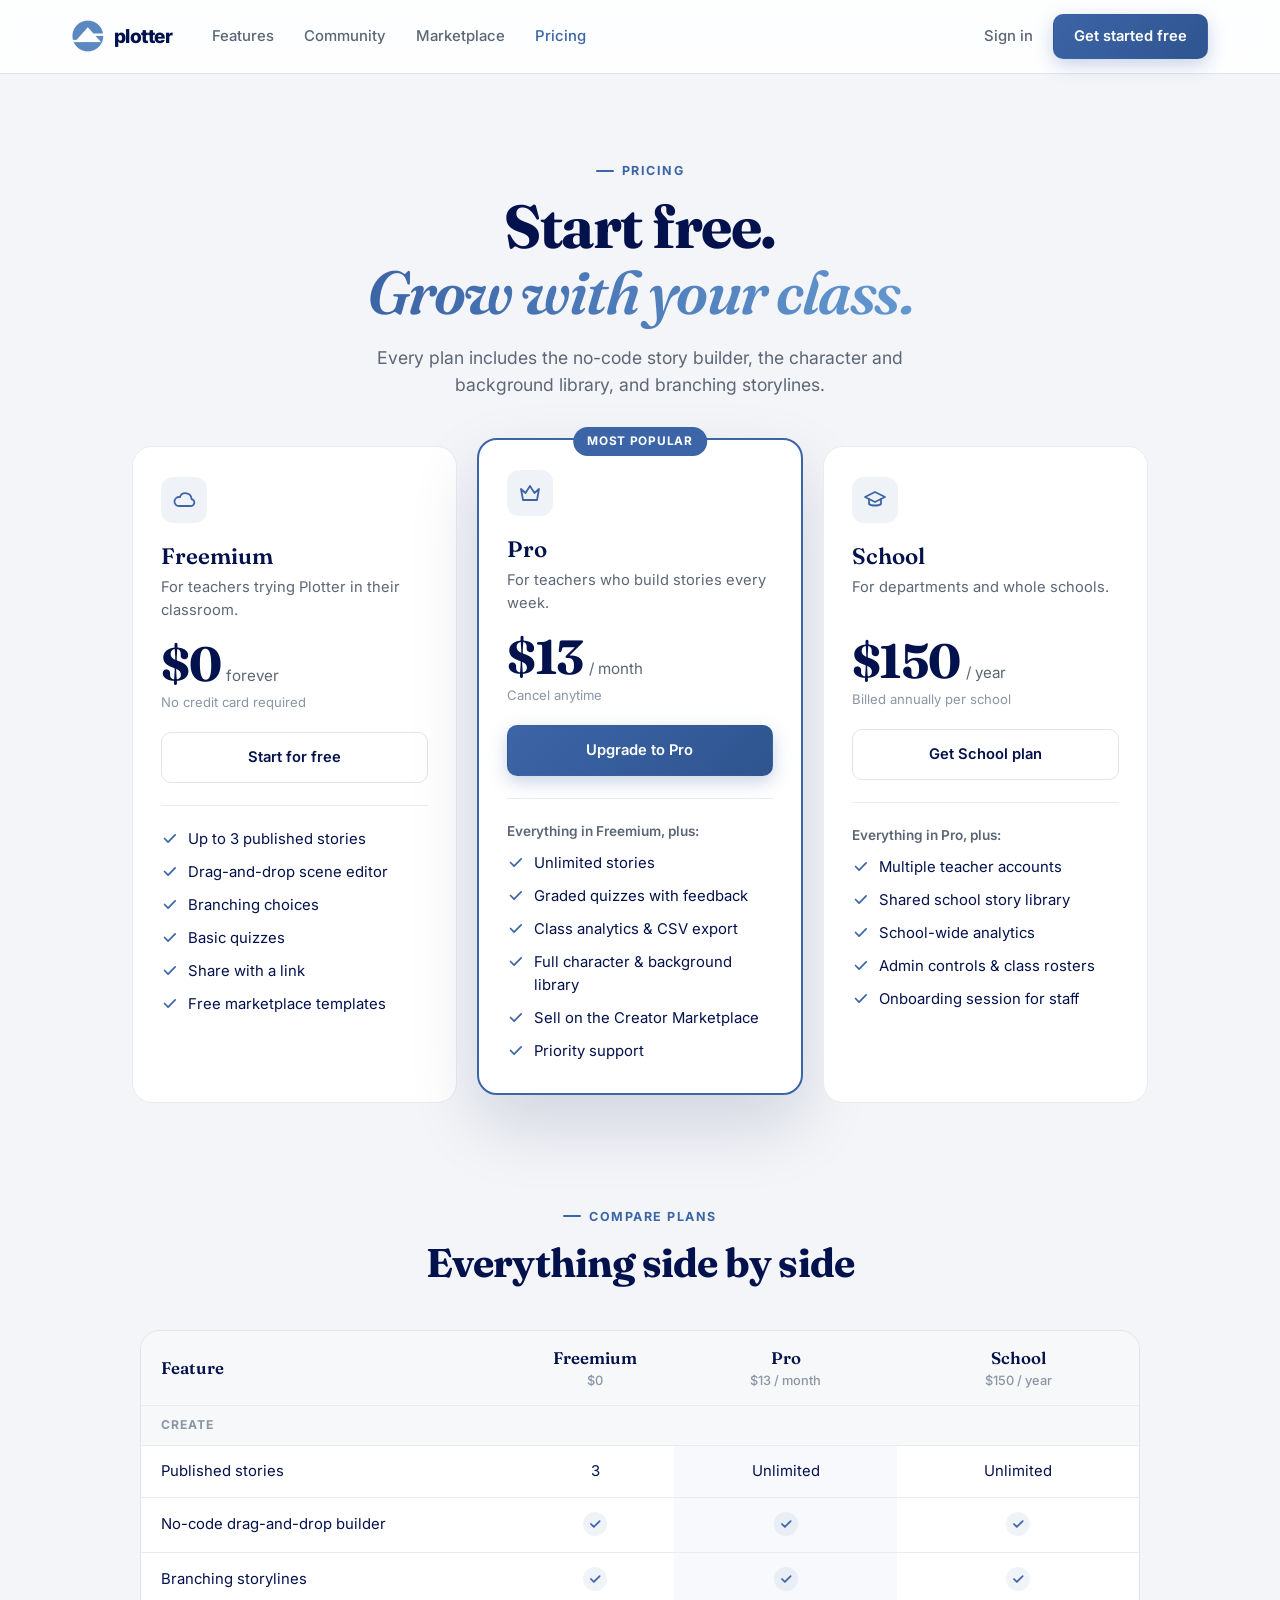
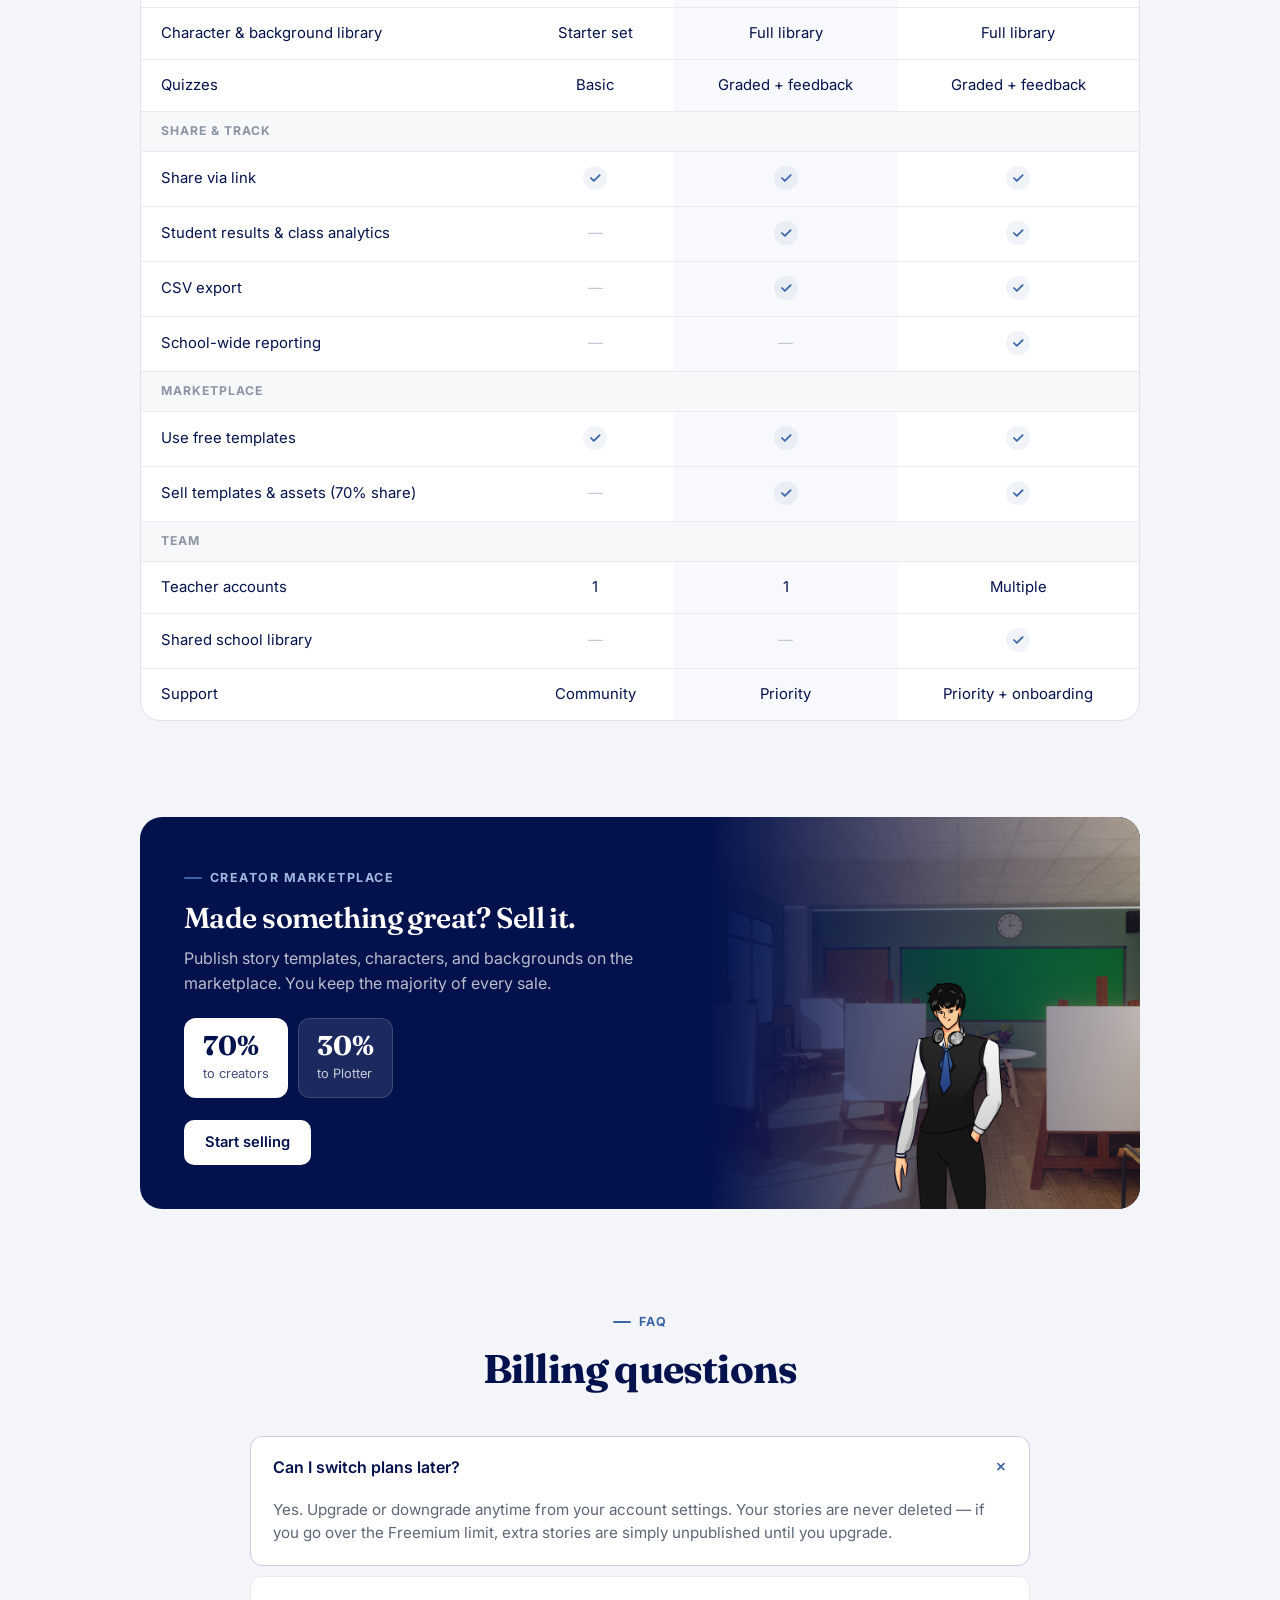
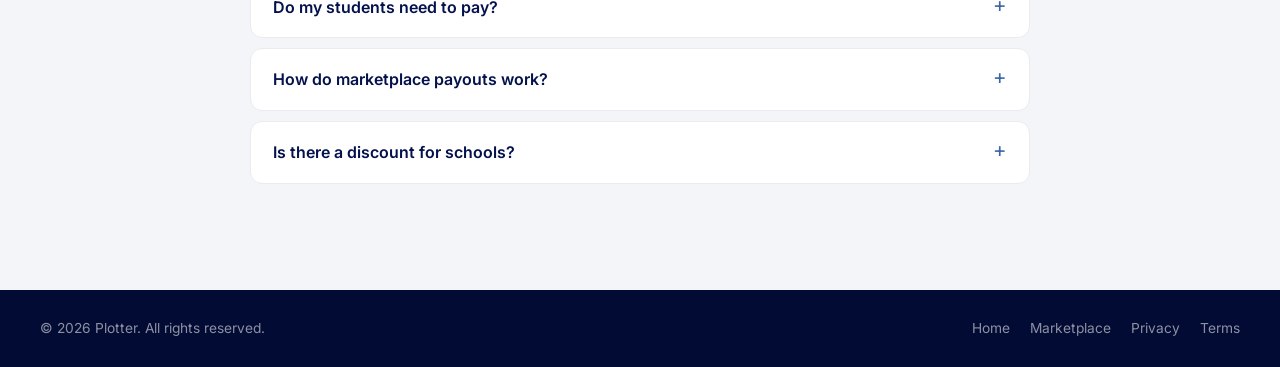
<file: pricing.html>
<!DOCTYPE html>
<html lang="en">
<head>
<meta charset="UTF-8">
<meta name="viewport" content="width=device-width, initial-scale=1.0">
<title>Plotter — Pricing</title>
<meta name="description" content="Simple pricing for teachers and schools. Start free, upgrade when you need more.">
<link rel="icon" href="images/sidebar-logo.png">
<link rel="preconnect" href="https://fonts.googleapis.com">
<link href="https://fonts.googleapis.com/css2?family=Inter:wght@400;500;600;700;800&family=Fraunces:opsz,wght@9..144,500;9..144,600;9..144,700&display=swap" rel="stylesheet">
<style>
  :root{
    --bg:#f3f5f8; --border:#dfe3ea; --border-soft:#e8ebf0; --panel-2:#f7f8fa; --panel-3:#eceff4;
    --navy:#03114c; --blue:#3c65a7; --blue-3:#6397d0; --blue-tint:rgba(60,101,167,0.08);
    --text-dim:#5c6675; --text-faint:#8b95a3; --good:#2f8f5b;
    --font-display:'Fraunces', Georgia, serif; --max-width:1200px;
    --shadow-sm:0 2px 6px rgba(3,17,76,0.05); --shadow-md:0 14px 32px rgba(3,17,76,0.10);
  }
  *{ box-sizing:border-box; margin:0; padding:0; }
  html{ scroll-behavior:smooth; }
  body{ background:var(--bg); color:var(--navy); font-family:'Inter',system-ui,sans-serif; line-height:1.55; -webkit-font-smoothing:antialiased; overflow-x:hidden; }
  ::selection{ background:rgba(60,101,167,0.22); color:var(--navy); }
  a{ color:inherit; text-decoration:none; }
  button{ font-family:inherit; cursor:pointer; }
  img{ display:block; max-width:100%; }
  :focus-visible{ outline:2px solid var(--blue); outline-offset:3px; border-radius:6px; }

  .btn{ display:inline-flex; align-items:center; justify-content:center; gap:8px; padding:10px 20px; border-radius:10px; font-size:.92rem; font-weight:600; white-space:nowrap; border:1px solid transparent; transition:transform .15s, box-shadow .15s, border-color .15s, color .15s; }
  .btn-primary{ background:linear-gradient(135deg,var(--blue),#2f548f); color:#fff; box-shadow:0 6px 18px rgba(60,101,167,0.28); }
  .btn-primary:hover{ transform:translateY(-1px); box-shadow:0 10px 26px rgba(60,101,167,0.36); }
  .btn-secondary{ background:#fff; color:var(--navy); border-color:var(--border); }
  .btn-secondary:hover{ border-color:var(--blue); color:var(--blue); }
  .btn-block{ width:100%; padding:13px 20px; }

  header{ position:sticky; top:0; z-index:50; background:rgba(255,255,255,0.85); backdrop-filter:saturate(160%) blur(14px); border-bottom:1px solid var(--border); }
  .nav{ display:flex; align-items:center; justify-content:space-between; gap:24px; max-width:var(--max-width); margin:0 auto; padding:14px 32px; }
  .nav-left{ display:flex; align-items:center; gap:40px; }
  .logo{ display:flex; align-items:center; gap:10px; font-weight:800; font-size:1.2rem; letter-spacing:-0.03em; }
  .logo img{ width:32px; height:32px; object-fit:contain; }
  .nav-links{ display:flex; gap:30px; }
  .nav-links a{ color:var(--text-dim); font-size:.93rem; font-weight:500; }
  .nav-links a:hover, .nav-links a.active{ color:var(--blue); }
  .nav-actions{ display:flex; align-items:center; gap:20px; }
  .nav-actions .signin{ color:var(--text-dim); font-size:.93rem; font-weight:500; }

  .hero{ text-align:center; padding:80px 32px 48px; }
  .eyebrow{ display:inline-flex; align-items:center; gap:8px; font-size:.78rem; font-weight:700; letter-spacing:.12em; text-transform:uppercase; color:var(--blue); margin-bottom:14px; }
  .eyebrow::before{ content:""; width:18px; height:2px; background:var(--blue); border-radius:2px; }
  h1{ font-family:var(--font-display); font-size:clamp(2.3rem,5.5vw,3.8rem); font-weight:700; letter-spacing:-0.025em; line-height:1.08; }
  h1 em{ font-style:italic; font-weight:600; background:linear-gradient(90deg,var(--blue),var(--blue-3)); -webkit-background-clip:text; background-clip:text; color:transparent; }
  .hero p{ max-width:560px; margin:18px auto 0; color:var(--text-dim); font-size:1.1rem; }

  .plans{ max-width:1080px; margin:0 auto; padding:0 32px; display:grid; grid-template-columns:repeat(3,1fr); gap:20px; align-items:stretch; }
  .plan{ background:#fff; border:1px solid var(--border-soft); border-radius:20px; padding:30px 28px; display:flex; flex-direction:column; position:relative; }
  .plan.featured{ border:2px solid var(--blue); box-shadow:0 30px 70px rgba(3,17,76,0.14); transform:translateY(-8px); }
  .ribbon{ position:absolute; top:-13px; left:50%; transform:translateX(-50%); background:var(--blue); color:#fff; font-size:.74rem; font-weight:700; letter-spacing:.06em; text-transform:uppercase; padding:5px 14px; border-radius:999px; white-space:nowrap; }
  .plan-icon{ width:46px; height:46px; border-radius:12px; display:grid; place-items:center; background:var(--blue-tint); color:var(--blue); margin-bottom:16px; }
  .plan-icon svg{ width:24px; height:24px; }
  .plan h2{ font-family:var(--font-display); font-size:1.4rem; font-weight:600; }
  .plan .for{ color:var(--text-dim); font-size:.92rem; margin-top:2px; min-height:2.9em; }
  .price{ display:flex; align-items:baseline; gap:6px; margin:18px 0 4px; }
  .price b{ font-family:var(--font-display); font-size:3rem; font-weight:700; letter-spacing:-0.03em; line-height:1; }
  .price span{ color:var(--text-dim); font-size:.95rem; }
  .price-note{ font-size:.82rem; color:var(--text-faint); min-height:1.3em; margin-bottom:20px; }
  .plan ul{ list-style:none; display:flex; flex-direction:column; gap:10px; margin:22px 0 0; padding-top:22px; border-top:1px solid var(--border-soft); font-size:.93rem; }
  .plan li{ display:flex; gap:10px; align-items:flex-start; }
  .plan li svg{ width:17px; height:17px; color:var(--blue); flex-shrink:0; margin-top:2px; }
  .plan li.head{ font-weight:600; color:var(--text-dim); font-size:.85rem; }

  section.block{ padding:96px 32px; }
  .section-head{ text-align:center; max-width:640px; margin:0 auto 44px; }
  .section-title{ font-family:var(--font-display); font-size:clamp(1.8rem,3.6vw,2.5rem); font-weight:700; letter-spacing:-0.02em; line-height:1.15; }

  .compare-wrap{ max-width:1000px; margin:0 auto; background:#fff; border:1px solid var(--border); border-radius:20px; overflow:auto; }
  table{ width:100%; border-collapse:collapse; min-width:640px; font-size:.93rem; }
  th, td{ padding:14px 20px; text-align:center; border-bottom:1px solid var(--border-soft); }
  th:first-child, td:first-child{ text-align:left; }
  thead th{ font-family:var(--font-display); font-size:1.05rem; font-weight:600; background:var(--panel-2); }
  thead th small{ display:block; font-family:'Inter',sans-serif; font-size:.8rem; color:var(--text-faint); font-weight:500; }
  tbody tr.group td{ background:var(--panel-2); font-size:.76rem; font-weight:700; letter-spacing:.08em; text-transform:uppercase; color:var(--text-faint); padding:10px 20px; }
  tbody tr:last-child td{ border-bottom:none; }
  td .y{ display:inline-grid; place-items:center; width:24px; height:24px; border-radius:50%; background:var(--blue-tint); color:var(--blue); }
  td .y svg{ width:14px; height:14px; }
  td .n{ color:#c3cad5; }
  td.col-pro{ background:rgba(60,101,167,0.035); }

  .creator{ max-width:1000px; margin:0 auto; background:var(--navy); color:#fff; border-radius:22px; overflow:hidden; display:grid; grid-template-columns:1.3fr 1fr; }
  .creator-copy{ padding:44px; }
  .creator h3{ font-family:var(--font-display); font-size:1.8rem; font-weight:600; letter-spacing:-0.02em; line-height:1.2; }
  .creator p{ color:rgba(255,255,255,0.72); margin-top:10px; }
  .creator .split{ display:flex; gap:10px; margin:22px 0; }
  .creator .split div{ background:rgba(255,255,255,0.1); border:1px solid rgba(255,255,255,0.15); border-radius:12px; padding:12px 18px; }
  .creator .split div.you{ background:#fff; color:var(--navy); }
  .creator .split b{ display:block; font-family:var(--font-display); font-size:1.7rem; line-height:1.1; }
  .creator .split span{ font-size:.8rem; opacity:.75; }
  .creator-art{ background:url('images/backgrounds/art_room.png') center/cover; position:relative; min-height:240px; }
  .creator-art::before{ content:""; position:absolute; inset:0; background:linear-gradient(90deg,var(--navy),rgba(3,17,76,0.1)); }
  .creator-art img{ position:absolute; bottom:0; right:14%; height:92%; width:auto; filter:drop-shadow(0 10px 24px rgba(0,0,0,0.3)); }

  .faq{ max-width:780px; margin:0 auto; }
  .faq details{ background:#fff; border:1px solid var(--border-soft); border-radius:12px; margin-bottom:10px; }
  .faq details[open]{ border-color:#c9d0da; }
  .faq summary{ list-style:none; cursor:pointer; padding:18px 22px; font-weight:600; display:flex; justify-content:space-between; gap:16px; }
  .faq summary::-webkit-details-marker{ display:none; }
  .faq summary::after{ content:"+"; font-size:1.3rem; font-weight:400; color:var(--blue); transition:transform .2s; line-height:1; }
  .faq details[open] summary::after{ transform:rotate(45deg); }
  .faq details p{ padding:0 22px 20px; color:var(--text-dim); font-size:.95rem; }

  footer{ background:#020b33; color:rgba(255,255,255,0.55); padding:28px 32px; font-size:.86rem; }
  .footer-inner{ max-width:var(--max-width); margin:0 auto; display:flex; justify-content:space-between; gap:16px; flex-wrap:wrap; }
  .footer-inner nav{ display:flex; gap:20px; }
  .footer-inner a:hover{ color:#fff; }

  @media (max-width:900px){
    .plans{ grid-template-columns:1fr; max-width:480px; }
    .plan.featured{ transform:none; }
    .creator{ grid-template-columns:1fr; }
    .creator-copy{ padding:32px 26px; }
  }
  @media (max-width:760px){
    .nav{ padding:12px 20px; } .nav-links{ display:none; } .nav-actions .signin{ display:none; }
    .hero{ padding:56px 20px 36px; } .plans{ padding:0 20px; } section.block{ padding:72px 20px; }
  }
</style>
</head>
<body>

<header>
  <div class="nav">
    <div class="nav-left">
      <a href="index.html" class="logo"><img src="images/sidebar-logo.png" alt=""><span>plotter</span></a>
      <nav class="nav-links" aria-label="Primary">
        <a href="index.html#features">Features</a>
        <a href="index.html#community">Community</a>
        <a href="marketplace.html">Marketplace</a>
        <a href="pricing.html" class="active">Pricing</a>
      </nav>
    </div>
    <div class="nav-actions">
      <a href="signin.html" class="signin">Sign in</a>
      <a href="signin.html" class="btn btn-primary">Get started free</a>
    </div>
  </div>
</header>

<main>
  <section class="hero">
    <div class="eyebrow">Pricing</div>
    <h1>Start free.<br><em>Grow with your class.</em></h1>
    <p>Every plan includes the no-code story builder, the character and background library, and branching storylines.</p>
  </section>

  <div class="plans">
    <div class="plan">
      <div class="plan-icon"><svg viewBox="0 0 24 24" fill="none" stroke="currentColor" stroke-width="1.8" stroke-linecap="round" stroke-linejoin="round"><path d="M7 18a4.5 4.5 0 1 1 .9-8.9A6 6 0 0 1 19.5 11 3.5 3.5 0 0 1 18 18H7Z"/></svg></div>
      <h2>Freemium</h2>
      <p class="for">For teachers trying Plotter in their classroom.</p>
      <div class="price"><b>$0</b><span>forever</span></div>
      <div class="price-note">No credit card required</div>
      <a href="signin.html" class="btn btn-secondary btn-block">Start for free</a>
      <ul>
        <li><svg viewBox="0 0 24 24" fill="none" stroke="currentColor" stroke-width="2.4" stroke-linecap="round" stroke-linejoin="round"><path d="M5 12l5 5L20 7"/></svg>Up to 3 published stories</li>
        <li><svg viewBox="0 0 24 24" fill="none" stroke="currentColor" stroke-width="2.4" stroke-linecap="round" stroke-linejoin="round"><path d="M5 12l5 5L20 7"/></svg>Drag-and-drop scene editor</li>
        <li><svg viewBox="0 0 24 24" fill="none" stroke="currentColor" stroke-width="2.4" stroke-linecap="round" stroke-linejoin="round"><path d="M5 12l5 5L20 7"/></svg>Branching choices</li>
        <li><svg viewBox="0 0 24 24" fill="none" stroke="currentColor" stroke-width="2.4" stroke-linecap="round" stroke-linejoin="round"><path d="M5 12l5 5L20 7"/></svg>Basic quizzes</li>
        <li><svg viewBox="0 0 24 24" fill="none" stroke="currentColor" stroke-width="2.4" stroke-linecap="round" stroke-linejoin="round"><path d="M5 12l5 5L20 7"/></svg>Share with a link</li>
        <li><svg viewBox="0 0 24 24" fill="none" stroke="currentColor" stroke-width="2.4" stroke-linecap="round" stroke-linejoin="round"><path d="M5 12l5 5L20 7"/></svg>Free marketplace templates</li>
      </ul>
    </div>

    <div class="plan featured">
      <span class="ribbon">Most popular</span>
      <div class="plan-icon"><svg viewBox="0 0 24 24" fill="none" stroke="currentColor" stroke-width="1.8" stroke-linecap="round" stroke-linejoin="round"><path d="M3 8l4.5 4L12 5l4.5 7L21 8l-2 11H5L3 8Z"/></svg></div>
      <h2>Pro</h2>
      <p class="for">For teachers who build stories every week.</p>
      <div class="price"><b>$13</b><span>/ month</span></div>
      <div class="price-note">Cancel anytime</div>
      <a href="signin.html" class="btn btn-primary btn-block">Upgrade to Pro</a>
      <ul>
        <li class="head">Everything in Freemium, plus:</li>
        <li><svg viewBox="0 0 24 24" fill="none" stroke="currentColor" stroke-width="2.4" stroke-linecap="round" stroke-linejoin="round"><path d="M5 12l5 5L20 7"/></svg>Unlimited stories</li>
        <li><svg viewBox="0 0 24 24" fill="none" stroke="currentColor" stroke-width="2.4" stroke-linecap="round" stroke-linejoin="round"><path d="M5 12l5 5L20 7"/></svg>Graded quizzes with feedback</li>
        <li><svg viewBox="0 0 24 24" fill="none" stroke="currentColor" stroke-width="2.4" stroke-linecap="round" stroke-linejoin="round"><path d="M5 12l5 5L20 7"/></svg>Class analytics &amp; CSV export</li>
        <li><svg viewBox="0 0 24 24" fill="none" stroke="currentColor" stroke-width="2.4" stroke-linecap="round" stroke-linejoin="round"><path d="M5 12l5 5L20 7"/></svg>Full character &amp; background library</li>
        <li><svg viewBox="0 0 24 24" fill="none" stroke="currentColor" stroke-width="2.4" stroke-linecap="round" stroke-linejoin="round"><path d="M5 12l5 5L20 7"/></svg>Sell on the Creator Marketplace</li>
        <li><svg viewBox="0 0 24 24" fill="none" stroke="currentColor" stroke-width="2.4" stroke-linecap="round" stroke-linejoin="round"><path d="M5 12l5 5L20 7"/></svg>Priority support</li>
      </ul>
    </div>

    <div class="plan">
      <div class="plan-icon"><svg viewBox="0 0 24 24" fill="none" stroke="currentColor" stroke-width="1.8" stroke-linecap="round" stroke-linejoin="round"><path d="M2 9l10-5 10 5-10 5L2 9Z"/><path d="M6 11v5c2 2 10 2 12 0v-5"/></svg></div>
      <h2>School</h2>
      <p class="for">For departments and whole schools.</p>
      <div class="price"><b>$150</b><span>/ year</span></div>
      <div class="price-note">Billed annually per school</div>
      <a href="signin.html" class="btn btn-secondary btn-block">Get School plan</a>
      <ul>
        <li class="head">Everything in Pro, plus:</li>
        <li><svg viewBox="0 0 24 24" fill="none" stroke="currentColor" stroke-width="2.4" stroke-linecap="round" stroke-linejoin="round"><path d="M5 12l5 5L20 7"/></svg>Multiple teacher accounts</li>
        <li><svg viewBox="0 0 24 24" fill="none" stroke="currentColor" stroke-width="2.4" stroke-linecap="round" stroke-linejoin="round"><path d="M5 12l5 5L20 7"/></svg>Shared school story library</li>
        <li><svg viewBox="0 0 24 24" fill="none" stroke="currentColor" stroke-width="2.4" stroke-linecap="round" stroke-linejoin="round"><path d="M5 12l5 5L20 7"/></svg>School-wide analytics</li>
        <li><svg viewBox="0 0 24 24" fill="none" stroke="currentColor" stroke-width="2.4" stroke-linecap="round" stroke-linejoin="round"><path d="M5 12l5 5L20 7"/></svg>Admin controls &amp; class rosters</li>
        <li><svg viewBox="0 0 24 24" fill="none" stroke="currentColor" stroke-width="2.4" stroke-linecap="round" stroke-linejoin="round"><path d="M5 12l5 5L20 7"/></svg>Onboarding session for staff</li>
      </ul>
    </div>
  </div>

  <section class="block">
    <div class="section-head">
      <div class="eyebrow">Compare plans</div>
      <h2 class="section-title">Everything side by side</h2>
    </div>
    <div class="compare-wrap">
      <table>
        <thead><tr><th>Feature</th><th>Freemium<small>$0</small></th><th>Pro<small>$13 / month</small></th><th>School<small>$150 / year</small></th></tr></thead>
        <tbody id="cmp"></tbody>
      </table>
    </div>
  </section>

  <section class="block" style="padding-top:0">
    <div class="creator">
      <div class="creator-copy">
        <div class="eyebrow" style="color:#9fb8e0">Creator Marketplace</div>
        <h3>Made something great? Sell it.</h3>
        <p>Publish story templates, characters, and backgrounds on the marketplace. You keep the majority of every sale.</p>
        <div class="split">
          <div class="you"><b>70%</b><span>to creators</span></div>
          <div><b>30%</b><span>to Plotter</span></div>
        </div>
        <a href="marketplace.html#sell" class="btn btn-primary" style="background:#fff;color:var(--navy);box-shadow:none">Start selling</a>
      </div>
      <div class="creator-art" aria-hidden="true"><img src="images/characters/Justin/justin-smirk-onehanddown.png" alt=""></div>
    </div>
  </section>

  <section class="block" style="padding-top:0">
    <div class="section-head"><div class="eyebrow">FAQ</div><h2 class="section-title">Billing questions</h2></div>
    <div class="faq">
      <details open><summary>Can I switch plans later?</summary><p>Yes. Upgrade or downgrade anytime from your account settings. Your stories are never deleted — if you go over the Freemium limit, extra stories are simply unpublished until you upgrade.</p></details>
      <details><summary>Do my students need to pay?</summary><p>Never. Students play stories for free through a share link, on any plan.</p></details>
      <details><summary>How do marketplace payouts work?</summary><p>Creators receive 70% of each sale. Earnings are paid out monthly once your balance reaches the minimum payout amount.</p></details>
      <details><summary>Is there a discount for schools?</summary><p>The School plan covers your whole school for $150 per year. Contact us if you'd like a quote for a district.</p></details>
    </div>
  </section>
</main>

<footer>
  <div class="footer-inner">
    <span>&copy; 2026 Plotter. All rights reserved.</span>
    <nav aria-label="Footer"><a href="index.html">Home</a><a href="marketplace.html">Marketplace</a><a href="#privacy">Privacy</a><a href="#terms">Terms</a></nav>
  </div>
</footer>

<script>
  const Y = '<span class="y" aria-label="Included"><svg viewBox="0 0 24 24" fill="none" stroke="currentColor" stroke-width="3" stroke-linecap="round" stroke-linejoin="round"><path d="M5 12l5 5L20 7"/></svg></span>';
  const N = '<span class="n" aria-label="Not included">—</span>';
  const ROWS = [
    ['Create'],
    ['Published stories', '3', 'Unlimited', 'Unlimited'],
    ['No-code drag-and-drop builder', 1, 1, 1],
    ['Branching storylines', 1, 1, 1],
    ['Character &amp; background library', 'Starter set', 'Full library', 'Full library'],
    ['Quizzes', 'Basic', 'Graded + feedback', 'Graded + feedback'],
    ['Share &amp; track'],
    ['Share via link', 1, 1, 1],
    ['Student results &amp; class analytics', 0, 1, 1],
    ['CSV export', 0, 1, 1],
    ['School-wide reporting', 0, 0, 1],
    ['Marketplace'],
    ['Use free templates', 1, 1, 1],
    ['Sell templates &amp; assets (70% share)', 0, 1, 1],
    ['Team'],
    ['Teacher accounts', '1', '1', 'Multiple'],
    ['Shared school library', 0, 0, 1],
    ['Support', 'Community', 'Priority', 'Priority + onboarding'],
  ];
  const cell = (v, k) => `<td class="${k===2?'col-pro':''}">${v === 1 ? Y : v === 0 ? N : v}</td>`;
  document.getElementById('cmp').innerHTML = ROWS.map(r => r.length === 1
    ? `<tr class="group"><td colspan="4">${r[0]}</td></tr>`
    : `<tr><td>${r[0]}</td>${r.slice(1).map((v,k) => cell(v, k+1)).join('')}</tr>`).join('');
</script>
<script src="soon.js"></script>
</body>
</html>
</file>
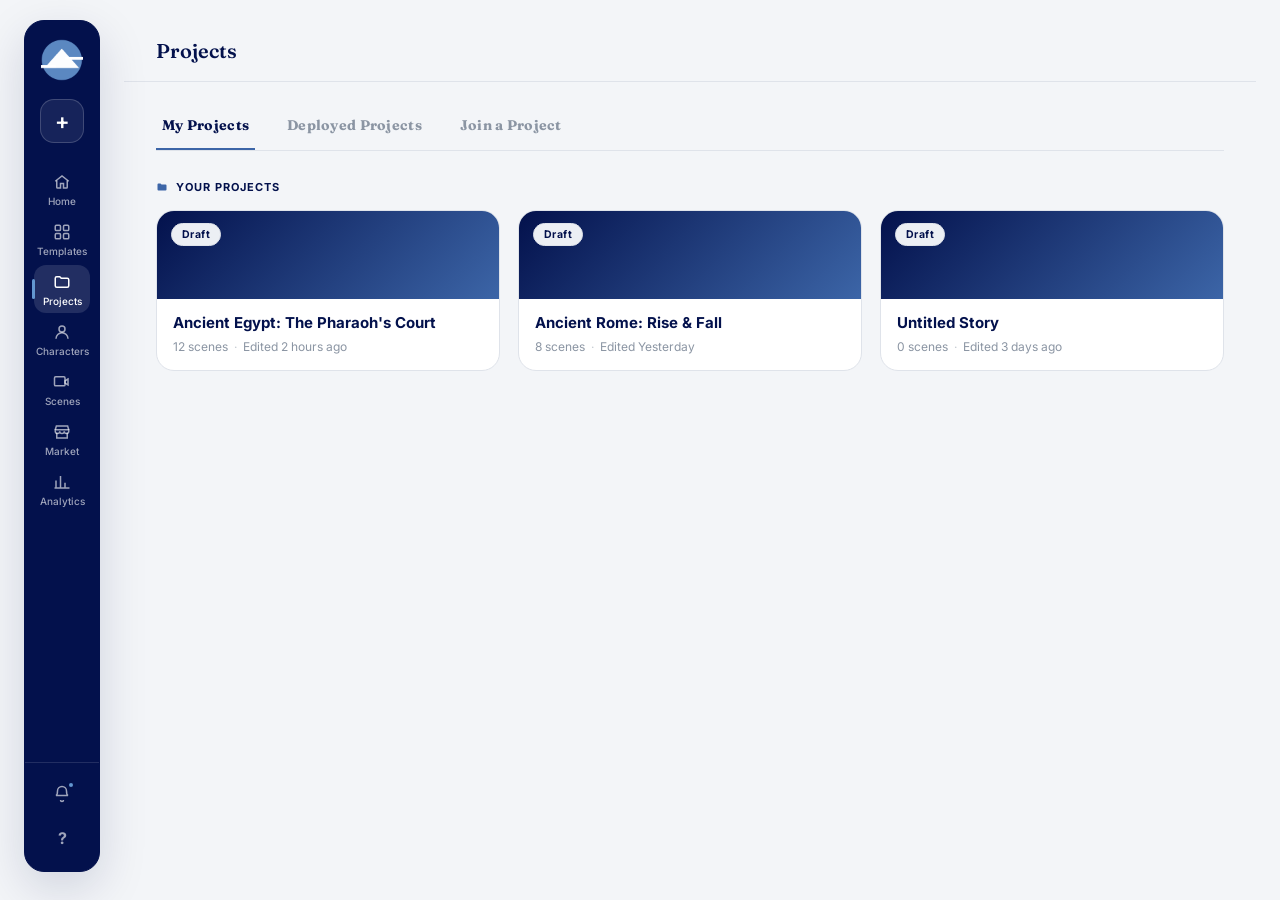
<file: projects.html>
<!DOCTYPE html>
<html lang="en">
<head>
<meta charset="UTF-8">
<meta name="viewport" content="width=device-width, initial-scale=1.0">
<title>Plotter — Projects</title>
<link rel="preconnect" href="https://fonts.googleapis.com">
<link href="https://fonts.googleapis.com/css2?family=Inter:wght@400;500;600;700;800&family=Fraunces:opsz,wght@9..144,500;9..144,600&display=swap" rel="stylesheet">
<style>
  /* ---------- reset / base ---------- */
  * {
    box-sizing: border-box;
    margin: 0;
    padding: 0;
  }
  html, body {
    height: 100%;
  }
  body {
    background: #f3f5f8;
    color: #03114c;
    font-family: 'Inter', system-ui, sans-serif;
    -webkit-font-smoothing: antialiased;
  }
  ::selection {
    background: rgba(60,101,167,0.2);
    color: #fff;
  }
  ::-webkit-scrollbar {
    width: 9px;
    height: 9px;
  }
  ::-webkit-scrollbar-track {
    background: transparent;
  }
  ::-webkit-scrollbar-thumb {
    background: #eceff4;
    border-radius: 8px;
    border: 2px solid #dfe3ea;
  }
  ::-webkit-scrollbar-thumb:hover {
    background: #03114c;
  }
  a {
    color: inherit;
    text-decoration: none;
  }
  button {
    font-family: inherit;
    cursor: pointer;
    border: none;
    background: none;
  }

  /* ---------- page layout ---------- */
  .app {
    display: flex;
    min-height: 100vh;
    padding: 20px 24px 24px 24px;
    gap: 24px;
    position: relative;
  }

  /* ---------- SIDEBAR (exactly like homepage) ---------- */
  #sidebar-container {
    flex-shrink: 0;
    z-index: 50;
  }
  .sidebar {
    width: 76px;
    background: #ffffff;
    border: 1px solid #dfe3ea;
    border-radius: 20px;
    padding: 18px 0 14px 0;
    display: flex;
    flex-direction: column;
    align-items: center;
    box-shadow: 0 16px 48px rgba(3,17,76,0.15);
    backdrop-filter: blur(4px);
    height: calc(100vh - 48px);
    min-height: 460px;
    position: sticky;
    top: 20px;
    transition: transform .25s ease, opacity .25s ease;
  }
  .sidebar-logo {
    width: 42px;
    height: 42px;
    display: flex;
    align-items: center;
    justify-content: center;
    overflow: hidden;
    background: transparent;
    border: none;
    box-shadow: none;
    border-radius: 0;
    margin-bottom: 18px;
    flex-shrink: 0;
  }
  .sidebar-logo img {
    width: 100%;
    height: 100%;
    object-fit: contain;
    display: block;
  }
  .sidebar-logo .logo-placeholder {
    font-size: 18px;
    font-weight: 700;
    color: #03114c;
    letter-spacing: -.5px;
  }
  .sidebar-create {
    width: 44px;
    height: 44px;
    border-radius: 14px;
    background: #ffffff;
    border: 1px solid #dfe3ea;
    color: #03114c;
    font-size: 22px;
    font-weight: 600;
    display: flex;
    align-items: center;
    justify-content: center;
    margin-bottom: 22px;
    transition: background .15s ease, border-color .15s ease, transform .15s ease;
    flex-shrink: 0;
  }
  .sidebar-create:hover {
    background: #eceff4;
    border-color: #3c65a7;
    transform: translateY(-1px);
  }
  .sidebar-nav {
    display: flex;
    flex-direction: column;
    gap: 2px;
    width: 100%;
    align-items: center;
    flex: 1;
    padding: 0 4px;
  }
  .sidebar-nav .nav-item {
    width: 56px;
    display: flex;
    flex-direction: column;
    align-items: center;
    gap: 4px;
    padding: 8px 0 6px;
    border-radius: 12px;
    color: #8b95a3;
    font-size: 10px;
    font-weight: 500;
    transition: color .15s ease, background .15s ease;
    position: relative;
    border: none;
    background: none;
    text-align: center;
  }
  .sidebar-nav .nav-item svg {
    width: 18px;
    height: 18px;
    flex-shrink: 0;
  }
  .sidebar-nav .nav-item:hover {
    color: #5c6675;
  }
  .sidebar-nav .nav-item.active {
    color: #03114c;
    background: #eceff4;
  }
  .sidebar-nav .nav-item.active::before {
    content: "";
    position: absolute;
    left: -2px;
    top: 50%;
    transform: translateY(-50%);
    width: 3px;
    height: 20px;
    border-radius: 3px;
    background: #3c65a7;
  }
  .sidebar-bottom {
    display: flex;
    flex-direction: column;
    align-items: center;
    gap: 6px;
    margin-top: auto;
    padding-top: 12px;
    width: 100%;
    border-top: 1px solid #c9d0da;
  }
  .sidebar-bottom .bell-btn {
    position: relative;
    width: 38px;
    height: 38px;
    border-radius: 12px;
    display: flex;
    align-items: center;
    justify-content: center;
    color: #8b95a3;
    transition: color .15s ease, background .15s ease;
    background: none;
    border: none;
  }
  .sidebar-bottom .bell-btn:hover {
    color: #03114c;
    background: #eceff4;
  }
  .sidebar-bottom .bell-btn svg {
    width: 18px;
    height: 18px;
  }
  .sidebar-bottom .bell-dot {
    position: absolute;
    top: 6px;
    right: 6px;
    width: 8px;
    height: 8px;
    border-radius: 50%;
    background: #03114c;
    border: 2px solid #dfe3ea;
    display: none;
  }
  .sidebar-bottom .bell-btn.has-unread .bell-dot {
    display: block;
  }
  .sidebar-bottom .help-btn {
    width: 38px;
    height: 38px;
    border-radius: 12px;
    display: flex;
    align-items: center;
    justify-content: center;
    color: #8b95a3;
    font-weight: 700;
    font-size: 16px;
    transition: color .15s ease, background .15s ease;
    background: none;
    border: none;
  }
  .sidebar-bottom .help-btn:hover {
    color: #03114c;
    background: #eceff4;
  }

  /* ---------- NOTIFICATION POPOVER ---------- */
  .notif-pop {
    position: fixed;
    bottom: 110px;
    left: 50%;
    transform: translateX(-50%);
    width: 360px;
    max-height: 400px;
    overflow-y: auto;
    background: #ffffff;
    border: 1px solid #dfe3ea;
    border-radius: 14px;
    box-shadow: 0 20px 56px rgba(3,17,76,0.16);
    z-index: 70;
    display: none;
  }
  .notif-pop.open {
    display: block;
  }
  .notif-head {
    display: flex;
    align-items: center;
    justify-content: space-between;
    padding: 14px 16px;
    border-bottom: 1px solid #dfe3ea;
    font-size: 13.5px;
    font-weight: 700;
    color: #03114c;
  }
  .notif-head .clear {
    font-size: 12px;
    font-weight: 600;
    color: #03114c;
    background: none;
    border: none;
  }
  .notif-item {
    display: flex;
    gap: 10px;
    align-items: flex-start;
    padding: 12px 16px;
    border-bottom: 1px solid #dfe3ea;
  }
  .notif-item:last-child {
    border-bottom: none;
  }
  .notif-item .ic {
    width: 30px;
    height: 30px;
    border-radius: 9px;
    flex-shrink: 0;
    display: flex;
    align-items: center;
    justify-content: center;
    background: #eceff4;
    color: #03114c;
    font-size: 14px;
  }
  .notif-item .txt {
    font-size: 13px;
    color: #5c6675;
    line-height: 1.4;
  }
  .notif-item.unread .txt {
    color: #03114c;
  }
  .notif-item .when {
    font-size: 11px;
    color: #8b95a3;
    margin-top: 3px;
  }
  .notif-empty {
    padding: 36px 16px;
    text-align: center;
    color: #8b95a3;
    font-size: 13px;
  }

  /* ---------- main content ---------- */
  .main-wrap {
    flex: 1;
    min-width: 0;
    display: flex;
    flex-direction: column;
    background: #eceff4;
    border-radius: 20px;
    overflow: hidden;
    border: 1px solid #dfe3ea;
  }

  .topbar {
    display: flex;
    align-items: center;
    gap: 16px;
    padding: 18px 28px;
    background: rgba(255,255,255,0.85);
    backdrop-filter: blur(10px);
    border-bottom: 1px solid #dfe3ea;
    flex-shrink: 0;
  }
  .page-heading {
    font-family: 'Fraunces', serif;
    font-size: 20px;
    font-weight: 600;
    color: #03114c;
  }
  .banner-stripe {
    height: 3px;
    background: linear-gradient(90deg, #03114c, #3c65a7, #03114c);
    opacity: .55;
    flex-shrink: 0;
  }
  main {
    padding: 24px 32px 40px;
    flex: 1;
    overflow-y: auto;
  }

  .page-tabs {
    display: flex;
    gap: 6px;
    border-bottom: 1px solid #dfe3ea;
    margin-bottom: 26px;
  }
  .page-tab {
    background: none;
    border: none;
    padding: 10px 6px 14px;
    margin-right: 20px;
    font-size: 14px;
    font-weight: 700;
    color: #8b95a3;
    border-bottom: 2px solid transparent;
    transition: color .15s ease, border-color .15s ease;
    font-family: 'Fraunces', serif;
    letter-spacing: .02em;
  }
  .page-tab:hover {
    color: #5c6675;
  }
  .page-tab.active {
    color: #03114c;
    border-bottom-color: #3c65a7;
  }

  .proj-section-label {
    position: relative;
    display: inline-flex;
    align-items: center;
    gap: 8px;
    font-family: 'Fraunces', serif;
    font-size: 12px;
    font-weight: 600;
    letter-spacing: .08em;
    color: #fff;
    text-transform: uppercase;
    margin: 26px 0 16px;
    padding: 8px 20px 8px 14px;
    background: linear-gradient(135deg, #03114c, #3c65a7);
    border: 1px solid #c9d0da;
    border-radius: 3px;
    clip-path: polygon(0 0, 100% 0, 100% 70%, calc(100% - 12px) 100%, 0 100%);
    box-shadow: 0 6px 16px rgba(3,17,76,0.1);
  }
  .proj-section-label:first-child {
    margin-top: 0;
  }
  .proj-section-label svg {
    width: 12px;
    height: 12px;
    fill: #fff;
  }

  .proj-grid {
    display: grid;
    grid-template-columns: repeat(auto-fit, minmax(220px, 1fr));
    gap: 18px;
  }
  @media (max-width: 900px) {
    .proj-grid {
      grid-template-columns: repeat(2, 1fr);
    }
  }
  @media (max-width: 600px) {
    .proj-grid {
      grid-template-columns: 1fr;
    }
  }

  .proj-card {
    position: relative;
    border-radius: 18px;
    border: 1px solid #dfe3ea;
    background: #ffffff;
    overflow: hidden;
    cursor: pointer;
    transition: border-color .18s ease, transform .18s ease, box-shadow .18s ease;
  }
  .proj-card:hover {
    border-color: #3c65a7;
    transform: translateY(-3px);
    box-shadow: 0 16px 34px rgba(3,17,76,0.1), 0 0 0 1px rgba(3,17,76,0.04);
  }
  a.proj-card {
    display: block;
  }
  .proj-thumb {
    height: 88px;
    display: flex;
    align-items: flex-start;
    justify-content: space-between;
    padding: 12px 14px;
  }
  .proj-fav {
    background: #eceff4;
    border: none;
    color: #03114c;
    width: 28px;
    height: 28px;
    border-radius: 8px;
    display: flex;
    align-items: center;
    justify-content: center;
    font-size: 14px;
    backdrop-filter: blur(3px);
    transition: color .15s ease, background .15s ease;
  }
  .proj-fav:hover {
    color: #03114c;
  }
  .proj-fav.is-fav {
    color: #03114c;
  }
  .proj-code-tag {
    background: #eceff4;
    color: #03114c;
    font-size: 10.5px;
    font-weight: 700;
    letter-spacing: .04em;
    padding: 4px 10px;
    border-radius: 999px;
    backdrop-filter: blur(3px);
    border: 1px solid #dfe3ea;
  }
  .proj-body {
    padding: 14px 16px 16px;
  }
  .proj-title {
    font-size: 15px;
    font-weight: 700;
    color: #03114c;
    margin-bottom: 6px;
    line-height: 1.3;
  }
  .proj-meta {
    font-size: 12px;
    color: #8b95a3;
    display: flex;
    align-items: center;
    gap: 6px;
    flex-wrap: wrap;
  }
  .proj-meta .sep {
    opacity: .5;
  }
  .proj-pill {
    display: inline-flex;
    align-items: center;
    gap: 4px;
    font-size: 10.5px;
    font-weight: 700;
    color: #03114c;
    background: #eceff4;
    padding: 2px 8px;
    border-radius: 999px;
    border: 1px solid #dfe3ea;
  }
  .proj-pill.play {
    color: #03114c;
    background: #eceff4;
    border-color: #dfe3ea;
  }
  .proj-empty {
    color: #8b95a3;
    font-size: 13px;
    padding: 6px 2px 18px;
  }

  .join-panel {
    max-width: 480px;
    margin: 40px auto 0;
    text-align: center;
  }
  .join-panel .ic {
    width: 56px;
    height: 56px;
    border-radius: 14px;
    margin: 0 auto 18px;
    background: linear-gradient(135deg, #03114c, #3c65a7);
    border: 1px solid #c9d0da;
    color: #fff;
    display: flex;
    align-items: center;
    justify-content: center;
    font-size: 22px;
    box-shadow: 0 8px 20px rgba(3,17,76,0.08);
  }
  .join-panel h3 {
    font-family: 'Fraunces', serif;
    font-size: 20px;
    font-weight: 600;
    margin-bottom: 8px;
    color: #03114c;
  }
  .join-panel p {
    font-size: 13.5px;
    color: #8b95a3;
    margin-bottom: 22px;
    line-height: 1.55;
  }
  .join-input {
    width: 100%;
    text-align: center;
    letter-spacing: .12em;
    text-transform: uppercase;
    background: #ffffff;
    border: 1px solid #dfe3ea;
    border-radius: 12px;
    padding: 14px;
    color: #03114c;
    font-size: 15px;
    font-weight: 700;
    font-family: inherit;
    outline: none;
    margin-bottom: 12px;
    transition: border-color .15s ease;
  }
  .join-input:focus {
    border-color: #3c65a7;
  }
  .btn-primary {
    display: flex;
    align-items: center;
    justify-content: center;
    gap: 8px;
    background: linear-gradient(135deg, #3c65a7, #03114c);
    color: #ffffff;
    border: 1px solid #c9d0da;
    padding: 13px;
    border-radius: 12px;
    font-size: 14.5px;
    font-weight: 700;
    box-shadow: 0 8px 20px rgba(3,17,76,0.06);
    width: 100%;
    transition: transform .15s ease, box-shadow .15s ease;
  }
  .btn-primary:hover {
    transform: translateY(-1px);
    box-shadow: 0 10px 24px rgba(3,17,76,0.09);
  }
  .join-status {
    font-size: 13px;
    margin-top: 14px;
    min-height: 18px;
  }
  .join-status.ok {
    color: #03114c;
  }
  .join-status.err {
    color: #8b95a3;
  }
  .join-status.pending {
    color: #03114c;
  }

  .detail-back {
    display: inline-flex;
    align-items: center;
    gap: 6px;
    font-size: 13px;
    font-weight: 600;
    color: #5c6675;
    background: none;
    border: none;
    margin-bottom: 18px;
    transition: color .15s ease;
  }
  .detail-back:hover {
    color: #03114c;
  }

  .detail-hero {
    display: flex;
    align-items: center;
    justify-content: space-between;
    gap: 16px;
    border-radius: 18px;
    padding: 24px;
    margin-bottom: 24px;
    flex-wrap: wrap;
    border: 1px solid #dfe3ea;
    box-shadow: 0 12px 32px rgba(3,17,76,0.08);
  }
  .detail-hero h3 {
    font-family: 'Fraunces', serif;
    font-size: 24px;
    color: #fff;
    font-weight: 600;
  }
  .detail-hero .code {
    font-size: 12.5px;
    color: rgba(255, 255, 255, .8);
    margin-top: 6px;
  }
  .detail-hero .code b {
    letter-spacing: .06em;
    color: #fff;
  }
  .detail-hero-actions {
    display: flex;
    align-items: center;
    gap: 10px;
  }
  .btn-play {
    background: linear-gradient(135deg, #3c65a7, #03114c);
    color: #ffffff;
    border: 1px solid #c9d0da;
    padding: 11px 20px;
    border-radius: 999px;
    font-size: 13.5px;
    font-weight: 800;
    display: flex;
    align-items: center;
    gap: 8px;
    box-shadow: 0 6px 16px rgba(3,17,76,0.07);
    transition: transform .15s ease, box-shadow .15s ease;
  }
  .btn-play:hover {
    transform: translateY(-1px);
    box-shadow: 0 8px 20px rgba(3,17,76,0.1);
  }

  .req-item, .acc-item {
    display: flex;
    align-items: center;
    gap: 12px;
    padding: 12px 8px;
    border-bottom: 1px solid #dfe3ea;
    border-radius: 8px;
    transition: background .15s ease;
  }
  .req-item:hover, .acc-item:hover {
    background: #ffffff;
  }
  .req-item:last-child, .acc-item:last-child {
    border-bottom: none;
  }
  .req-name {
    font-size: 13.5px;
    font-weight: 600;
    color: #03114c;
    flex: 1;
  }
  .req-actions {
    display: flex;
    gap: 8px;
  }
  .btn-accept {
    background: #eceff4;
    color: #03114c;
    border: 1px solid #c9d0da;
    font-size: 12.5px;
    font-weight: 700;
    padding: 7px 13px;
    border-radius: 999px;
    transition: background .15s ease;
  }
  .btn-accept:hover {
    background: rgba(60,101,167,0.2);
  }
  .btn-decline {
    background: #eceff4;
    color: #8b95a3;
    border: 1px solid #dfe3ea;
    font-size: 12.5px;
    font-weight: 700;
    padding: 7px 13px;
    border-radius: 999px;
    transition: background .15s ease;
  }
  .btn-decline:hover {
    background: rgba(60,101,167,0.2);
  }
  .acc-item .stat {
    font-size: 12.5px;
    color: #5c6675;
    font-weight: 600;
    min-width: 70px;
    text-align: right;
  }
  .acc-item .stat b {
    color: #03114c;
  }
  .acc-item .bar-wrap {
    flex: 1;
    height: 6px;
    border-radius: 99px;
    background: #ffffff;
    overflow: hidden;
  }
  .acc-item .bar-fill {
    height: 100%;
    background: linear-gradient(90deg, #03114c, #3c65a7);
    border-radius: 99px;
  }
  .acc-item .score-tag {
    font-size: 11px;
    font-weight: 700;
    padding: 3px 9px;
    border-radius: 999px;
    background: #eceff4;
    color: #03114c;
    min-width: 52px;
    text-align: center;
    border: 1px solid #dfe3ea;
  }
  .score-tag.none {
    background: #ffffff;
    color: #8b95a3;
    border-color: transparent;
  }

  .player-shell {
    border-radius: 24px;
    padding: 40px 24px;
    display: flex;
    align-items: center;
    justify-content: center;
    min-height: 420px;
    position: relative;
    overflow: hidden;
    border: 1px solid #dfe3ea;
    box-shadow: 0 20px 50px rgba(3,17,76,0.11);
  }
  .player-progress {
    position: absolute;
    top: 0;
    left: 0;
    right: 0;
    height: 4px;
    background: #eceff4;
  }
  .player-progress-fill {
    height: 100%;
    background: linear-gradient(90deg, #3c65a7, #5b88c1);
    transition: width .3s ease;
  }
  .dialogue-box {
    width: 100%;
    max-width: 560px;
    background: rgba(255,255,255,0.92);
    border: 1px solid #dfe3ea;
    border-radius: 22px;
    padding: 28px 26px 24px;
    box-shadow: 0 26px 62px rgba(3,17,76,0.1);
  }
  .speaker-tag {
    display: inline-flex;
    align-items: center;
    gap: 6px;
    background: linear-gradient(135deg, #03114c, #3c65a7);
    color: #fff;
    font-size: 11.5px;
    font-weight: 700;
    letter-spacing: .04em;
    padding: 5px 12px;
    border-radius: 999px;
    margin-bottom: 14px;
    border: 1px solid #c9d0da;
    font-family: 'Fraunces', serif;
  }
  .dialogue-text {
    font-size: 16px;
    color: #03114c;
    line-height: 1.55;
    margin-bottom: 20px;
  }
  .dialogue-controls {
    display: flex;
    justify-content: flex-end;
  }
  .continue-btn {
    background: linear-gradient(135deg, #3c65a7, #03114c);
    color: #ffffff;
    border: 1px solid #c9d0da;
    padding: 10px 20px;
    border-radius: 999px;
    font-size: 13.5px;
    font-weight: 800;
    box-shadow: 0 4px 12px rgba(3,17,76,0.07);
    transition: transform .15s ease;
  }
  .continue-btn:hover {
    transform: translateY(-1px);
  }
  .choice-list {
    display: flex;
    flex-direction: column;
    gap: 10px;
  }
  .choice-btn {
    text-align: left;
    background: #eceff4;
    color: #03114c;
    border: 1px solid #dfe3ea;
    border-radius: 12px;
    padding: 13px 16px;
    font-size: 14px;
    font-weight: 600;
    transition: background .15s ease, border-color .15s ease;
  }
  .choice-btn:hover {
    background: #eceff4;
    border-color: #c9d0da;
  }

  .end-card {
    text-align: center;
  }
  .end-card .big-ic {
    font-size: 40px;
    margin-bottom: 12px;
  }
  .end-card h4 {
    font-family: 'Fraunces', serif;
    font-size: 22px;
    color: #03114c;
    margin-bottom: 8px;
  }
  .end-card p {
    color: #03114c;
    font-size: 13.5px;
    margin-bottom: 18px;
  }
  .end-stats {
    display: flex;
    gap: 12px;
    justify-content: center;
    margin-bottom: 22px;
  }
  .end-stat {
    background: #eceff4;
    border: 1px solid #dfe3ea;
    border-radius: 12px;
    padding: 12px 18px;
    min-width: 90px;
  }
  .end-stat .n {
    font-size: 19px;
    font-weight: 800;
    color: #03114c;
  }
  .end-stat .l {
    font-size: 11px;
    color: #03114c;
    text-transform: uppercase;
    letter-spacing: .05em;
    margin-top: 2px;
  }

  @media (max-width: 768px) {
    .app {
      padding: 12px;
      flex-direction: column;
      align-items: center;
    }
    #sidebar-container {
      width: 100%;
      display: flex;
      justify-content: center;
    }
    .sidebar {
      width: 100%;
      max-width: 460px;
      height: auto;
      min-height: unset;
      flex-direction: row;
      flex-wrap: wrap;
      padding: 12px 16px;
      border-radius: 16px;
      gap: 4px 0;
      position: relative;
      top: 0;
      box-shadow: 0 8px 28px rgba(3,17,76,0.11);
    }
    .sidebar-logo {
      margin-bottom: 0;
      margin-right: 12px;
      width: 36px;
      height: 36px;
    }
    .sidebar-create {
      margin-bottom: 0;
      margin-right: 8px;
      width: 36px;
      height: 36px;
      font-size: 18px;
    }
    .sidebar-nav {
      flex-direction: row;
      flex: 1;
      justify-content: flex-start;
      gap: 0;
      padding: 0;
      flex-wrap: wrap;
    }
    .sidebar-nav .nav-item {
      width: auto;
      padding: 6px 10px;
      flex-direction: row;
      gap: 5px;
      font-size: 11px;
    }
    .sidebar-nav .nav-item svg {
      width: 16px;
      height: 16px;
    }
    .sidebar-nav .nav-item.active::before {
      display: none;
    }
    .sidebar-bottom {
      flex-direction: row;
      border-top: none;
      padding-top: 0;
      margin-top: 0;
      width: auto;
      gap: 4px;
      border-left: 1px solid #c9d0da;
      padding-left: 10px;
    }
    .sidebar-bottom .bell-btn,
    .sidebar-bottom .help-btn {
      width: 34px;
      height: 34px;
    }
    .main-wrap {
      width: 100%;
      max-width: 800px;
    }
    main {
      padding: 16px 16px 30px;
    }
    .topbar {
      padding: 14px 18px;
    }
    .page-tabs {
      flex-wrap: wrap;
    }
    .page-tab {
      margin-right: 10px;
      font-size: 13px;
    }
    .detail-hero {
      flex-direction: column;
      align-items: flex-start;
    }
    .notif-pop {
      width: 90vw;
      max-width: 360px;
      bottom: 100px;
      left: 50%;
      transform: translateX(-50%);
    }
  }
  @media (max-width: 480px) {
    .proj-grid {
      grid-template-columns: 1fr;
    }
    .sidebar-nav .nav-item span {
      display: none;
    }
  }
</style>
<style id="theme-overrides">
  /* ===== Theme overrides: navy sidebar + simplified section labels ===== */
  body .sidebar{ background:#03114c; border-color:#03114c; }
  body .sidebar .sidebar-create,
  body .sidebar .create-btn{ background:rgba(255,255,255,0.08); border:1px solid rgba(255,255,255,0.18); color:#ffffff; }
  body .sidebar .sidebar-create:hover,
  body .sidebar .create-btn:hover{ background:rgba(255,255,255,0.16); border-color:rgba(255,255,255,0.32); }
  body .sidebar .nav-item{ color:rgba(255,255,255,0.62); }
  body .sidebar .nav-item:hover{ color:#ffffff; background:rgba(255,255,255,0.06); }
  body .sidebar .nav-item.active{ color:#ffffff; background:rgba(255,255,255,0.12); }
  body .sidebar .nav-item.active::before{ background:#6397d0; }
  body .sidebar .sidebar-bottom{ border-top-color:rgba(255,255,255,0.12); }
  body .sidebar .bell-btn,
  body .sidebar .help-btn{ color:rgba(255,255,255,0.62); }
  body .sidebar .bell-btn:hover,
  body .sidebar .help-btn:hover{ color:#ffffff; background:rgba(255,255,255,0.1); }
  body .sidebar .bell-dot{ background:#6397d0; border-color:#03114c; }
  body .sidebar .logo-placeholder{ color:#ffffff; }
  body .sidebar .logo{ background:#3c65a7; border-color:rgba(255,255,255,0.18); }
  body .sidebar .side-avatar{ background:#3c65a7; border-color:rgba(255,255,255,0.25); }

  body .proj-section-label,
  body .insp-label{
    background:none; border:none; box-shadow:none; clip-path:none;
    padding:0; color:#03114c; font-family:'Inter', system-ui, sans-serif;
    font-size:11px; font-weight:700; letter-spacing:.09em;
  }
  body .proj-section-label svg,
  body .insp-label svg{ fill:#3c65a7; color:#3c65a7; }
  /* Projects / Scenes: drop the boxed panel so the layout matches Home */
  body .main-wrap{ background:transparent; border:none; border-radius:0; }
  body .main-wrap .topbar{ background:transparent; backdrop-filter:none; padding-left:32px; }
  body .main-wrap .banner-stripe{ display:none; }
</style>
</head>
<body>

<div class="app">

  <!-- ====== SIDEBAR ====== -->
  <div id="sidebar-container">
    <nav class="sidebar" role="navigation" aria-label="Main navigation">
      <div class="sidebar-logo" id="sidebarLogo">
        <img src="images/sidebar-logo.png" alt="Logo" id="sidebarLogoImg" />
        <span class="logo-placeholder" id="sidebarLogoPlaceholder" style="display:none;">SF</span>
      </div>
      <button class="sidebar-create" id="sidebarCreateBtn" title="Create new">+</button>
      <div class="sidebar-nav">
        <a class="nav-item" href="index.html"><svg viewBox="0 0 24 24" fill="none" stroke="currentColor" stroke-width="2"><path d="M3 11l9-7 9 7"/><path d="M5 10v9a1 1 0 0 0 1 1h4v-6h4v6h4a1 1 0 0 0 1-1v-9"/></svg><span>Home</span></a>
        <a class="nav-item" href="homepage.html"><svg viewBox="0 0 24 24" fill="none" stroke="currentColor" stroke-width="2"><rect x="3" y="3" width="7" height="7" rx="1.5"/><rect x="14" y="3" width="7" height="7" rx="1.5"/><rect x="3" y="14" width="7" height="7" rx="1.5"/><rect x="14" y="14" width="7" height="7" rx="1.5"/></svg><span>Templates</span></a>
        <a class="nav-item active" href="projects.html"><svg viewBox="0 0 24 24" fill="none" stroke="currentColor" stroke-width="2"><path d="M3 7a2 2 0 0 1 2-2h4l2 2h8a2 2 0 0 1 2 2v8a2 2 0 0 1-2 2H5a2 2 0 0 1-2-2V7Z"/></svg><span>Projects</span></a>
        <a class="nav-item" href="characters.html"><svg viewBox="0 0 24 24" fill="none" stroke="currentColor" stroke-width="2"><circle cx="12" cy="8" r="4"/><path d="M4 21c0-4.4 3.6-8 8-8s8 3.6 8 8"/></svg><span>Characters</span></a>
        <a class="nav-item" href="scenes.html"><svg viewBox="0 0 24 24" fill="none" stroke="currentColor" stroke-width="2"><rect x="2" y="5" width="14" height="12" rx="1.5"/><path d="M20 8l-4 2.5v3L20 16V8Z"/></svg><span>Scenes</span></a>
        <a class="nav-item" href="marketplace.html"><svg viewBox="0 0 24 24" fill="none" stroke="currentColor" stroke-width="2"><path d="M3 9l1.5-5h15L21 9"/><path d="M3 9h18v2a3 3 0 0 1-6 0 3 3 0 0 1-6 0 3 3 0 0 1-6 0V9Z"/><path d="M5 13v7h14v-7"/></svg><span>Market</span></a>
        <a class="nav-item" href="analytics.html"><svg viewBox="0 0 24 24" fill="none" stroke="currentColor" stroke-width="2"><path d="M4 20V10M10 20V4M16 20v-7M22 20H2"/></svg><span>Analytics</span></a>
      </div>
      <div class="sidebar-bottom">
        <button class="bell-btn" id="sidebarBell" type="button" aria-label="Notifications">
          <svg viewBox="0 0 24 24" fill="none" stroke="currentColor" stroke-width="2"><path d="M6 8a6 6 0 0 1 12 0c0 5 2 6 2 6H4s2-1 2-6Z"/><path d="M10 20a2 2 0 0 0 4 0"/></svg>
          <span class="bell-dot" id="sidebarBellDot"></span>
        </button>
        <button class="help-btn" id="sidebarHelp" type="button" aria-label="Help">?</button>
      </div>
    </nav>
  </div>

  <!-- ====== MAIN ====== -->
  <div class="main-wrap">
    <div class="topbar">
      <div class="page-heading" id="pageHeading">Projects</div>
    </div>
    <div class="banner-stripe"></div>

    <main>
      <div class="page-tabs" id="pageTabs">
        <button class="page-tab active" data-tab="workspace">My Projects</button>
        <button class="page-tab" data-tab="mine">Deployed Projects</button>
        <button class="page-tab" data-tab="join">Join a Project</button>
      </div>
      <div id="pageBody"></div>
    </main>
  </div>

</div>

<!-- ====== NOTIFICATION POPOVER ====== -->
<div class="notif-pop" id="notifPop">
  <div class="notif-head">
    <span>Notifications</span>
    <button class="clear" id="notifClear" type="button">Mark all read</button>
  </div>
  <div id="notifList"></div>
</div>

<script>
  /* ---------------- Sidebar functionality ---------------- */
  const notifications = [
    { id: 'n1', text: 'Elena Cruz accepted your invite to "Ancient Rome: Rise & Fall."', when: 'Yesterday', read: false },
  ];

  function renderNotifications() {
    const hasUnread = notifications.some(n => !n.read);
    const dot = document.getElementById('sidebarBellDot');
    const bell = document.getElementById('sidebarBell');
    if (dot) dot.style.display = hasUnread ? 'block' : 'none';
    if (bell) bell.classList.toggle('has-unread', hasUnread);

    const list = document.getElementById('notifList');
    if (!list) return;
    list.innerHTML = notifications.length ?
      notifications.map(n => `
        <div class="notif-item ${n.read ? '' : 'unread'}">
          <div class="ic">🔔</div>
          <div>
            <div class="txt">${n.text}</div>
            <div class="when">${n.when}</div>
          </div>
        </div>`).join('') :
      `<div class="notif-empty">You're all caught up — no notifications yet.</div>`;
  }

  const bellBtn = document.getElementById('sidebarBell');
  const notifPop = document.getElementById('notifPop');
  if (bellBtn) {
    bellBtn.addEventListener('click', (e) => {
      e.stopPropagation();
      notifPop.classList.toggle('open');
      if (notifPop.classList.contains('open')) {
        notifications.forEach(n => n.read = true);
        renderNotifications();
        const dot = document.getElementById('sidebarBellDot');
        if (dot) dot.style.display = 'none';
        bellBtn.classList.remove('has-unread');
      }
    });
  }

  const helpBtn = document.getElementById('sidebarHelp');
  if (helpBtn) {
    helpBtn.addEventListener('click', () => {
      alert('Plotter Help — contact support@plotter.com');
    });
  }

  const createBtn = document.getElementById('sidebarCreateBtn');
  if (createBtn) {
    createBtn.addEventListener('click', () => {
      alert('✨ Create a new story!');
    });
  }

  const clearBtn = document.getElementById('notifClear');
  if (clearBtn) {
    clearBtn.addEventListener('click', () => {
      notifications.forEach(n => n.read = true);
      renderNotifications();
      const dot = document.getElementById('sidebarBellDot');
      if (dot) dot.style.display = 'none';
      const bell = document.getElementById('sidebarBell');
      if (bell) bell.classList.remove('has-unread');
    });
  }

  document.addEventListener('click', (e) => {
    const pop = document.getElementById('notifPop');
    const bell = document.getElementById('sidebarBell');
    if (pop && !pop.contains(e.target) && e.target !== bell && !bell?.contains(e.target)) {
      pop.classList.remove('open');
    }
  });

  /* ---------------- Existing projects scripts ---------------- */
  const GRADIENTS = [
    'linear-gradient(135deg, #03114c, #3c65a7)',
    'linear-gradient(135deg, #03114c, #3c65a7)',
    'linear-gradient(135deg, #03114c, #3c65a7)',
    'linear-gradient(135deg, #03114c, #3c65a7)',
    'linear-gradient(135deg, #03114c, #3c65a7)',
    'linear-gradient(135deg, #03114c, #3c65a7)',
    'linear-gradient(135deg, #03114c, #3c65a7)',
    'linear-gradient(135deg, #03114c, #3c65a7)',
    'linear-gradient(135deg, #03114c, #3c65a7)',
    'linear-gradient(135deg, #03114c, #3c65a7)',
    'linear-gradient(135deg, #03114c, #3c65a7)',
  ];
  const AVATAR_COLORS = ['#03114c','#3c65a7','#3c65a7','#03114c','#03114c','#03114c','#3c65a7','#03114c','#03114c'];
  function initials(name){ return name.split(' ').map(w=>w[0]).slice(0,1).join(''); }
  function colorFor(seed){ let h=0; for(const c of seed) h = (h*31 + c.charCodeAt(0)) % AVATAR_COLORS.length; return AVATAR_COLORS[h]; }

  const ALGEBRA_SCRIPT = [
    { speaker:'DR. CHEN', text:"Welcome back to Algebra Adventures! Last time, the Fraction Kingdom was in chaos. Ready to continue?" },
    { speaker:'NARRATOR', text:"You arrive at the border of the Ratio Valley, where two paths split before you." },
    { speaker:'CHOICE', choices:[
        { label:'Take the Proportions Path (careful, methodical)', score:92 },
        { label:'Take the Shortcut through Variable Woods (risky)', score:74 }
      ]},
    { speaker:'NARRATOR', text:"You solve the final equation and the kingdom's bridges reconnect. The Fraction Kingdom is whole again." }
  ];
  const MYSTERY_SCRIPT = [
    { speaker:'HOLMES', text:"A curious case, isn't it? Someone has removed a single page from the ledger — and left no trace." },
    { speaker:'NARRATOR', text:"You examine the study for clues: ink stains, a broken window latch, and a muddy footprint by the desk." },
    { speaker:'CHOICE', choices:[
        { label:'Follow the muddy footprint outside', score:95 },
        { label:'Question the household staff first', score:80 }
      ]},
    { speaker:'HOLMES', text:"Elementary, once you see it clearly. The case is closed." }
  ];
  function genericScript(title){
    return [
      { speaker:'NARRATOR', text:`You open "${title}" and step back into the story where you last left off.` },
      { speaker:'CHOICE', choices:[
          { label:'Proceed carefully', score:90 },
          { label:'Proceed boldly', score:78 }
        ]},
      { speaker:'NARRATOR', text:"The scene resolves, and your choices are recorded." }
    ];
  }

  let projects = [
    { id:'p1', code:'SCI-4821', title:'The Scientific Method', grad:GRADIENTS[6], scenes:12, createdByMe:true, favorite:true, lastOpened:'2 hours ago', requests:[ { name:'Jordan Blake' }, { name:'Ravi Chandran' } ], accepted:[ { name:'Amara Ndoye', completion:82, score:91 }, { name:'Tom Fischer', completion:45, score:null } ] },
    { id:'p2', code:'HIS-2093', title:'Ancient Rome: Rise & Fall', grad:GRADIENTS[3], scenes:8, createdByMe:true, favorite:false, lastOpened:'Yesterday', requests:[], accepted:[ { name:'Elena Cruz', completion:100, score:97 }, { name:'Sam Whitfield', completion:30, score:null } ] },
    { id:'p3', code:'MTH-5510', title:'Algebra Adventures', grad:GRADIENTS[8], scenes:15, createdByMe:false, favorite:false, lastOpened:'3 days ago', owner:'Owen Park', myCompletion:63, myScore:null, script: ALGEBRA_SCRIPT },
    { id:'p4', code:'LIT-3387', title:"Mystery on Baker Street", grad:GRADIENTS[10], scenes:10, createdByMe:false, favorite:true, lastOpened:'1 week ago', owner:'Priya Nair', myCompletion:100, myScore:88, script: MYSTERY_SCRIPT },
  ];

  let workspaceProjects = [
    { id:'p1', title:'Ancient Egypt: The Pharaoh\'s Court', grad:GRADIENTS[1], scenes:12, lastEdited:'2 hours ago' },
    { id:'p2', title:'Ancient Rome: Rise & Fall', grad:GRADIENTS[3], scenes:8, lastEdited:'Yesterday' },
    { id:'w3', title:'Untitled Story', grad:GRADIENTS[0], scenes:0, lastEdited:'3 days ago' },
  ];

  let activeTab = 'workspace';
  let activeProjectId = null;
  let playState = null;

  const pageBody = document.getElementById('pageBody');
  const pageTabs = document.getElementById('pageTabs');
  const pageHeading = document.getElementById('pageHeading');

  function syncTabs(){
    const showTabs = !activeProjectId && !playState;
    pageTabs.style.display = showTabs ? 'flex' : 'none';
    pageTabs.querySelectorAll('.page-tab').forEach(b=>{
      b.classList.toggle('active', b.dataset.tab === activeTab);
    });
    pageHeading.textContent = playState ? 'Playing' : (activeProjectId ? 'Project' : 'Projects');
  }

  pageTabs.addEventListener('click', (e)=>{
    const btn = e.target.closest('.page-tab');
    if(!btn) return;
    activeTab = btn.dataset.tab;
    activeProjectId = null;
    playState = null;
    render();
  });

  function render(){
    syncTabs();
    if(playState){ renderPlayer(); return; }
    if(activeProjectId){ renderProjectDetail(activeProjectId); return; }
    if(activeTab === 'join'){ renderJoinPanel(); return; }
    if(activeTab === 'workspace'){ renderWorkspaceList(); return; }
    renderProjectList();
  }

  function projCardHTML(p){
    const fav = p.favorite ? 'is-fav' : '';
    const owner = p.createdByMe ? `<span class="proj-pill">Owner</span>` : `<span class="proj-meta">by ${p.owner}</span>`;
    const playPill = (!p.createdByMe) ? `<span class="proj-pill play">▶ Playable</span>` : '';
    return `
    <div class="proj-card" data-id="${p.id}">
      <div class="proj-thumb" style="background:${p.grad}">
        <button class="proj-fav ${fav}" data-fav="${p.id}" title="Pin favorite">★</button>
        <span class="proj-code-tag">${p.code}</span>
      </div>
      <div class="proj-body">
        <div class="proj-title">${p.title}</div>
        <div class="proj-meta">
          ${owner}<span class="sep">·</span>${p.scenes} scenes<span class="sep">·</span>${p.lastOpened}
          ${p.requests && p.requests.length ? `<span class="sep">·</span><span class="proj-pill">${p.requests.length} pending</span>` : ''}
          ${playPill}
        </div>
      </div>
    </div>`;
  }

  function renderProjectList(){
    const favorites = projects.filter(p=>p.favorite);
    const created = projects.filter(p=>p.createdByMe);
    const recent = projects.filter(p=>!p.createdByMe);

    let html = '';
    if(favorites.length){
      html += `<div class="proj-section-label"><svg viewBox="0 0 24 24" fill="currentColor"><path d="M12 2l2.9 6.6L22 9.3l-5 4.9 1.2 7-6.2-3.4-6.2 3.4 1.2-7-5-4.9 7.1-.7L12 2z"/></svg>Pinned</div><div class="proj-grid">${favorites.map(projCardHTML).join('')}</div>`;
    }
    html += `<div class="proj-section-label"><svg viewBox="0 0 24 24" fill="currentColor"><path d="M12 12a4 4 0 1 0 0-8 4 4 0 0 0 0 8zm0 2c-4.4 0-8 2.2-8 5v1h16v-1c0-2.8-3.6-5-8-5z"/></svg>Created by you</div>`;
    html += created.length
      ? `<div class="proj-grid">${created.map(projCardHTML).join('')}</div>`
      : `<div class="proj-empty">You haven't created any projects yet.</div>`;

    html += `<div class="proj-section-label"><svg viewBox="0 0 24 24" fill="currentColor"><path d="M12 8v4l3 2"/><circle cx="12" cy="12" r="9"/></svg>Recently opened</div>`;
    html += recent.length
      ? `<div class="proj-grid">${recent.map(projCardHTML).join('')}</div>`
      : `<div class="proj-empty">Projects you're granted access to will show up here — open one to start playing.</div>`;

    pageBody.innerHTML = html;

    pageBody.querySelectorAll('.proj-fav').forEach(btn=>{
      btn.addEventListener('click', (e)=>{
        e.stopPropagation();
        const p = projects.find(x=>x.id===btn.dataset.fav);
        p.favorite = !p.favorite;
        render();
      });
    });
    pageBody.querySelectorAll('.proj-card').forEach(card=>{
      card.addEventListener('click', ()=>{
        activeProjectId = card.dataset.id;
        render();
      });
    });
  }

  function workspaceCardHTML(p){
    return `
    <a class="proj-card" href="workspace.html?id=${p.id}">
      <div class="proj-thumb" style="background:${p.grad}">
        <span class="proj-code-tag">Draft</span>
      </div>
      <div class="proj-body">
        <div class="proj-title">${p.title}</div>
        <div class="proj-meta">${p.scenes} scenes<span class="sep">·</span>Edited ${p.lastEdited}</div>
      </div>
    </a>`;
  }

  function renderWorkspaceList(){
    let html = `<div class="proj-section-label"><svg viewBox="0 0 24 24" fill="currentColor"><path d="M3 7a2 2 0 0 1 2-2h4l2 2h8a2 2 0 0 1 2 2v8a2 2 0 0 1-2 2H5a2 2 0 0 1-2-2V7Z"/></svg>Your projects</div>`;
    html += workspaceProjects.length
      ? `<div class="proj-grid">${workspaceProjects.map(workspaceCardHTML).join('')}</div>`
      : `<div class="proj-empty">You haven't started any projects yet.</div>`;
    pageBody.innerHTML = html;
  }

  function renderJoinPanel(){
    pageBody.innerHTML = `
      <div class="join-panel">
        <div class="ic">🔑</div>
        <h3>Join a project with a code</h3>
        <p>Ask the project owner for their project code, enter it below, and they'll be able to accept or decline your request.</p>
        <input class="join-input" id="joinCodeInput" placeholder="e.g. SCI-4821" maxlength="12">
        <button class="btn-primary" id="joinRequestBtn">Request access</button>
        <div class="join-status" id="joinStatus"></div>
      </div>`;
    document.getElementById('joinRequestBtn').addEventListener('click', handleJoinRequest);
    document.getElementById('joinCodeInput').addEventListener('keydown', (e)=>{ if(e.key==='Enter') handleJoinRequest(); });
  }

  function handleJoinRequest(){
    const input = document.getElementById('joinCodeInput');
    const status = document.getElementById('joinStatus');
    const code = input.value.trim().toUpperCase();

    if(!code){ status.textContent = 'Enter a project code first.'; status.className = 'join-status err'; return; }
    if(projects.find(p=>p.code===code)){ status.textContent = 'You already have access to this project.'; status.className = 'join-status err'; return; }

    status.textContent = 'Request sent — waiting for the project owner to respond.';
    status.className = 'join-status pending';
    input.value = '';

    setTimeout(()=>{
      const title = `Project ${code}`;
      projects.push({
        id:'p'+Date.now(), code, title, grad:GRADIENTS[projects.length % GRADIENTS.length],
        scenes: Math.floor(Math.random()*10)+6, createdByMe:false, favorite:false,
        lastOpened:'Just now', owner:'Project owner', myCompletion:0, myScore:null,
        script: genericScript(title)
      });
      notifications.unshift({ id:'n'+Date.now(), text:`Your request to join "${title}" was accepted! Open it under Recently Opened to start playing.`, when:'Just now', read:false });
      renderNotifications();
      if(activeTab==='join' && !activeProjectId && !playState){
        status.textContent = 'Accepted! Find it under "Recently opened."';
        status.className = 'join-status ok';
      }
    }, 2200);
  }

  function renderProjectDetail(id){
    const p = projects.find(x=>x.id===id);
    if(!p){ activeProjectId = null; render(); return; }

    let html = `<button class="detail-back" id="detailBackBtn">← Back to projects</button>`;
    html += `
      <div class="detail-hero" style="background:${p.grad}">
        <div>
          <h3>${p.title}</h3>
          <div class="code">Project code: <b>${p.code}</b></div>
        </div>
        <div class="detail-hero-actions">
          ${!p.createdByMe ? `<button class="btn-play" id="playBtn">▶ ${p.myCompletion>0 ? 'Continue playing':'Start playing'}</button>` : ''}
          <button class="proj-fav ${p.favorite?'is-fav':''}" data-fav="${p.id}" title="Pin favorite">★</button>
        </div>
      </div>`;

    if(p.createdByMe){
      html += `<div class="proj-section-label"><svg viewBox="0 0 24 24" fill="currentColor"><path d="M12 12a4 4 0 1 0 0-8 4 4 0 0 0 0 8zm0 2c-4.4 0-8 2.2-8 5v1h16v-1c0-2.8-3.6-5-8-5z"/></svg>Access requests</div>`;
      html += p.requests.length
        ? p.requests.map(r => `
          <div class="req-item">
            <span class="author-dot" style="width:28px;height:28px;border-radius:50%;display:flex;align-items:center;justify-content:center;font-size:12px;font-weight:700;color:#fff;background:${colorFor(r.name)}">${initials(r.name)}</span>
            <span class="req-name">${r.name}</span>
            <div class="req-actions">
              <button class="btn-accept" data-accept="${r.name}">Accept</button>
              <button class="btn-decline" data-decline="${r.name}">Decline</button>
            </div>
          </div>`).join('')
        : `<div class="proj-empty">No pending requests right now.</div>`;

      html += `<div class="proj-section-label"><svg viewBox="0 0 24 24" fill="currentColor"><path d="M9 12l2 2 4-4"/><circle cx="12" cy="12" r="9"/></svg>Accepted users</div>`;
      html += p.accepted.length
        ? p.accepted.map(u => `
          <div class="acc-item">
            <span class="author-dot" style="width:28px;height:28px;border-radius:50%;display:flex;align-items:center;justify-content:center;font-size:12px;font-weight:700;color:#fff;background:${colorFor(u.name)}">${initials(u.name)}</span>
            <span class="req-name" style="flex:0 0 auto; min-width:120px;">${u.name}</span>
            <div class="bar-wrap"><div class="bar-fill" style="width:${u.completion}%"></div></div>
            <span class="stat"><b>${u.completion}%</b> done</span>
            <span class="score-tag ${u.score===null?'none':''}">${u.score===null ? 'No score' : u.score + ' pts'}</span>
          </div>`).join('')
        : `<div class="proj-empty">No one has been accepted into this project yet.</div>`;
    } else {
      html += `<div class="proj-section-label"><svg viewBox="0 0 24 24" fill="currentColor"><path d="M3 17l6-6 4 4 8-9"/></svg>Your progress</div>`;
      html += `
        <div class="acc-item" style="border-bottom:none;">
          <span class="author-dot" style="width:28px;height:28px;border-radius:50%;display:flex;align-items:center;justify-content:center;font-size:12px;font-weight:700;color:#fff;background:${colorFor('You')}">Y</span>
          <span class="req-name" style="flex:0 0 auto; min-width:120px;">You</span>
          <div class="bar-wrap"><div class="bar-fill" style="width:${p.myCompletion}%"></div></div>
          <span class="stat"><b>${p.myCompletion}%</b> done</span>
          <span class="score-tag ${p.myScore===null?'none':''}">${p.myScore===null ? 'No score' : p.myScore + ' pts'}</span>
        </div>
        <div class="proj-empty">Owned by ${p.owner}. Only the owner can manage who has access.</div>`;
    }

    pageBody.innerHTML = html;

    document.getElementById('detailBackBtn').addEventListener('click', ()=>{ activeProjectId = null; render(); });
    const favBtn = pageBody.querySelector('.proj-fav');
    if(favBtn) favBtn.addEventListener('click', ()=>{ p.favorite = !p.favorite; renderProjectDetail(id); });
    const playBtn = document.getElementById('playBtn');
    if(playBtn) playBtn.addEventListener('click', ()=>{ playState = { projectId: id, index: 0 }; render(); });

    pageBody.querySelectorAll('[data-accept]').forEach(btn=>{
      btn.addEventListener('click', ()=>{
        const name = btn.dataset.accept;
        p.requests = p.requests.filter(r=>r.name!==name);
        p.accepted.push({ name, completion:0, score:null });
        renderProjectDetail(id);
      });
    });
    pageBody.querySelectorAll('[data-decline]').forEach(btn=>{
      btn.addEventListener('click', ()=>{
        const name = btn.dataset.decline;
        p.requests = p.requests.filter(r=>r.name!==name);
        renderProjectDetail(id);
      });
    });
  }

  function renderPlayer(){
    const p = projects.find(x=>x.id===playState.projectId);
    if(!p){ playState = null; render(); return; }

    const script = p.script || genericScript(p.title);
    const idx = playState.index;
    const total = script.length;

    let html = `<button class="detail-back" id="playerBackBtn">← Back to project</button>`;
    html += `<div class="player-shell" style="background:${p.grad}">`;
    html += `<div class="player-progress"><div class="player-progress-fill" style="width:${Math.min(100, Math.round((idx/total)*100))}%"></div></div>`;

    if(idx >= total){
      const finalScore = playState.finalScore ?? p.myScore ?? 90;
      html += `
        <div class="dialogue-box end-card">
          <div class="big-ic">🎉</div>
          <h4>You finished "${p.title}"</h4>
          <p>Nice work — your progress and score have been saved to this project.</p>
          <div class="end-stats">
            <div class="end-stat"><div class="n">100%</div><div class="l">Completion</div></div>
            <div class="end-stat"><div class="n">${finalScore}</div><div class="l">Score</div></div>
          </div>
          <button class="continue-btn" id="finishBtn">Back to project</button>
        </div>`;
    } else {
      const beat = script[idx];
      if(beat.speaker === 'CHOICE'){
        html += `
          <div class="dialogue-box">
            <span class="speaker-tag">MAKE A CHOICE</span>
            <div class="choice-list">
              ${beat.choices.map((c,i) => `<button class="choice-btn" data-choice="${i}">${c.label}</button>`).join('')}
            </div>
          </div>`;
      } else {
        html += `
          <div class="dialogue-box">
            <span class="speaker-tag">${beat.speaker}</span>
            <div class="dialogue-text">${beat.text}</div>
            <div class="dialogue-controls"><button class="continue-btn" id="continueBtn">Continue ›</button></div>
          </div>`;
      }
    }
    html += `</div>`;
    pageBody.innerHTML = html;

    document.getElementById('playerBackBtn').addEventListener('click', ()=>{ playState = null; render(); });
    const continueBtn = document.getElementById('continueBtn');
    if(continueBtn) continueBtn.addEventListener('click', ()=>{ playState.index++; render(); });
    pageBody.querySelectorAll('[data-choice]').forEach(btn=>{
      btn.addEventListener('click', ()=>{
        const beat = script[idx];
        const choice = beat.choices[parseInt(btn.dataset.choice)];
        playState.finalScore = choice.score;
        playState.index++;
        render();
      });
    });
    const finishBtn = document.getElementById('finishBtn');
    if(finishBtn) finishBtn.addEventListener('click', ()=>{
      p.myCompletion = 100;
      p.myScore = playState.finalScore ?? p.myScore ?? 90;
      p.lastOpened = 'Just now';
      playState = null;
      activeProjectId = p.id;
      render();
    });
  }

  render();
  renderNotifications();
</script>
<script src="soon.js"></script>
</body>
</html>
</file>
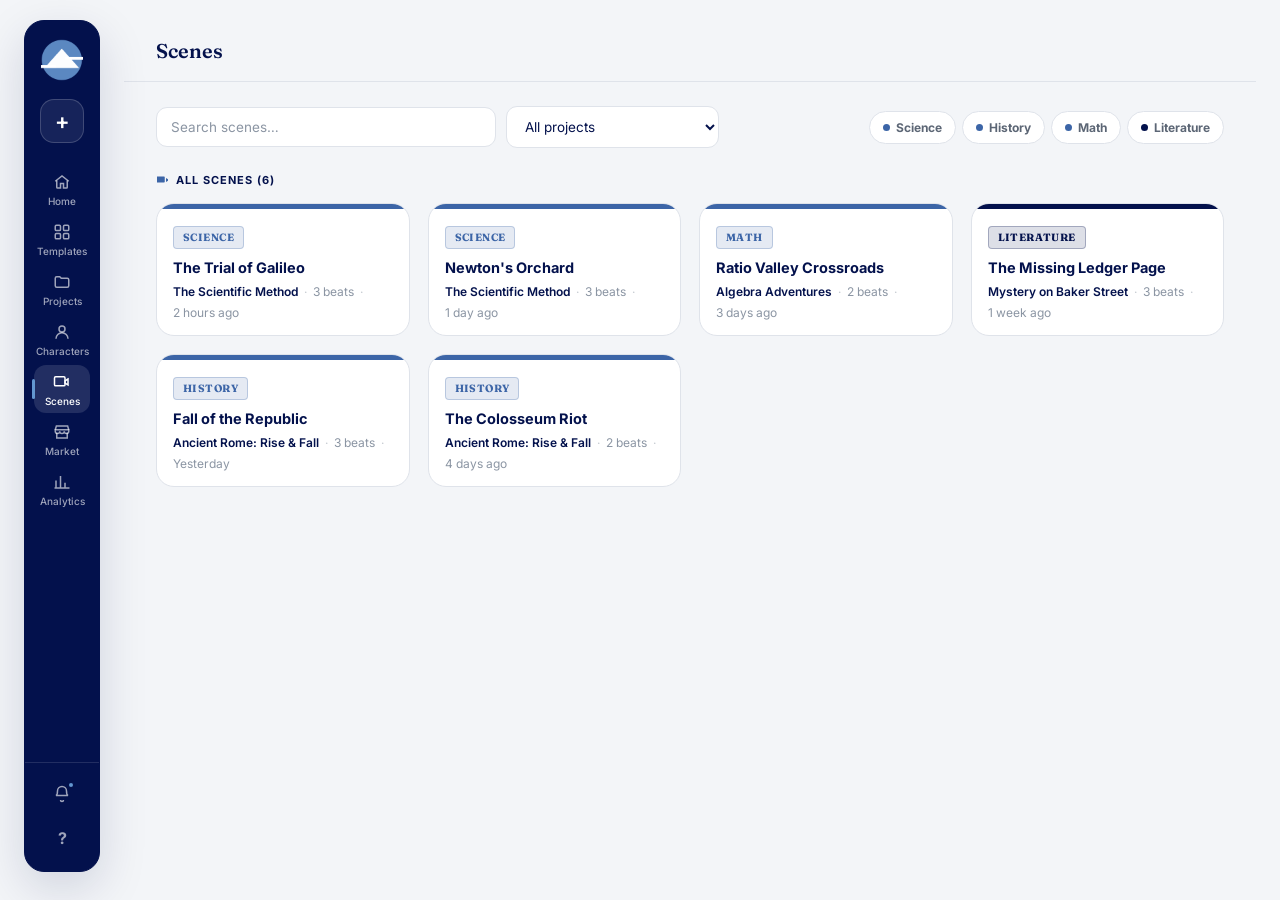
<file: scenes.html>
<!DOCTYPE html>
<html lang="en">
<head>
<meta charset="UTF-8">
<meta name="viewport" content="width=device-width, initial-scale=1.0">
<title>Plotter — Scenes</title>
<link rel="preconnect" href="https://fonts.googleapis.com">
<link href="https://fonts.googleapis.com/css2?family=Inter:wght@400;500;600;700;800&family=Fraunces:opsz,wght@9..144,500;9..144,600&display=swap" rel="stylesheet">
<style>
  /* ---------- reset / base ---------- */
  * {
    box-sizing: border-box;
    margin: 0;
    padding: 0;
  }
  html, body {
    height: 100%;
  }
  body {
    background: #f3f5f8;
    color: #03114c;
    font-family: 'Inter', system-ui, sans-serif;
    -webkit-font-smoothing: antialiased;
  }
  ::selection {
    background: rgba(60,101,167,0.2);
    color: #fff;
  }
  ::-webkit-scrollbar {
    width: 9px;
    height: 9px;
  }
  ::-webkit-scrollbar-track {
    background: transparent;
  }
  ::-webkit-scrollbar-thumb {
    background: #eceff4;
    border-radius: 8px;
    border: 2px solid #dfe3ea;
  }
  ::-webkit-scrollbar-thumb:hover {
    background: #03114c;
  }
  a {
    color: inherit;
    text-decoration: none;
  }
  button {
    font-family: inherit;
    cursor: pointer;
    border: none;
    background: none;
  }

  /* ---------- page layout ---------- */
  .app {
    display: flex;
    min-height: 100vh;
    padding: 20px 24px 24px 24px;
    gap: 24px;
    position: relative;
  }

  /* ---------- SIDEBAR (exactly like homepage) ---------- */
  #sidebar-container {
    flex-shrink: 0;
    z-index: 50;
  }
  .sidebar {
    width: 76px;
    background: #ffffff;
    border: 1px solid #dfe3ea;
    border-radius: 20px;
    padding: 18px 0 14px 0;
    display: flex;
    flex-direction: column;
    align-items: center;
    box-shadow: 0 16px 48px rgba(3,17,76,0.15);
    backdrop-filter: blur(4px);
    height: calc(100vh - 48px);
    min-height: 460px;
    position: sticky;
    top: 20px;
    transition: transform .25s ease, opacity .25s ease;
  }
  .sidebar-logo {
    width: 42px;
    height: 42px;
    display: flex;
    align-items: center;
    justify-content: center;
    overflow: hidden;
    background: transparent;
    border: none;
    box-shadow: none;
    border-radius: 0;
    margin-bottom: 18px;
    flex-shrink: 0;
  }
  .sidebar-logo img {
    width: 100%;
    height: 100%;
    object-fit: contain;
    display: block;
  }
  .sidebar-logo .logo-placeholder {
    font-size: 18px;
    font-weight: 700;
    color: #03114c;
    letter-spacing: -.5px;
  }
  .sidebar-create {
    width: 44px;
    height: 44px;
    border-radius: 14px;
    background: #ffffff;
    border: 1px solid #dfe3ea;
    color: #03114c;
    font-size: 22px;
    font-weight: 600;
    display: flex;
    align-items: center;
    justify-content: center;
    margin-bottom: 22px;
    transition: background .15s ease, border-color .15s ease, transform .15s ease;
    flex-shrink: 0;
  }
  .sidebar-create:hover {
    background: #eceff4;
    border-color: #3c65a7;
    transform: translateY(-1px);
  }
  .sidebar-nav {
    display: flex;
    flex-direction: column;
    gap: 2px;
    width: 100%;
    align-items: center;
    flex: 1;
    padding: 0 4px;
  }
  .sidebar-nav .nav-item {
    width: 56px;
    display: flex;
    flex-direction: column;
    align-items: center;
    gap: 4px;
    padding: 8px 0 6px;
    border-radius: 12px;
    color: #8b95a3;
    font-size: 10px;
    font-weight: 500;
    transition: color .15s ease, background .15s ease;
    position: relative;
    border: none;
    background: none;
    text-align: center;
  }
  .sidebar-nav .nav-item svg {
    width: 18px;
    height: 18px;
    flex-shrink: 0;
  }
  .sidebar-nav .nav-item:hover {
    color: #5c6675;
  }
  .sidebar-nav .nav-item.active {
    color: #03114c;
    background: #eceff4;
  }
  .sidebar-nav .nav-item.active::before {
    content: "";
    position: absolute;
    left: -2px;
    top: 50%;
    transform: translateY(-50%);
    width: 3px;
    height: 20px;
    border-radius: 3px;
    background: #3c65a7;
  }
  .sidebar-bottom {
    display: flex;
    flex-direction: column;
    align-items: center;
    gap: 6px;
    margin-top: auto;
    padding-top: 12px;
    width: 100%;
    border-top: 1px solid #c9d0da;
  }
  .sidebar-bottom .bell-btn {
    position: relative;
    width: 38px;
    height: 38px;
    border-radius: 12px;
    display: flex;
    align-items: center;
    justify-content: center;
    color: #8b95a3;
    transition: color .15s ease, background .15s ease;
    background: none;
    border: none;
  }
  .sidebar-bottom .bell-btn:hover {
    color: #03114c;
    background: #eceff4;
  }
  .sidebar-bottom .bell-btn svg {
    width: 18px;
    height: 18px;
  }
  .sidebar-bottom .bell-dot {
    position: absolute;
    top: 6px;
    right: 6px;
    width: 8px;
    height: 8px;
    border-radius: 50%;
    background: #03114c;
    border: 2px solid #dfe3ea;
    display: none;
  }
  .sidebar-bottom .bell-btn.has-unread .bell-dot {
    display: block;
  }
  .sidebar-bottom .help-btn {
    width: 38px;
    height: 38px;
    border-radius: 12px;
    display: flex;
    align-items: center;
    justify-content: center;
    color: #8b95a3;
    font-weight: 700;
    font-size: 16px;
    transition: color .15s ease, background .15s ease;
    background: none;
    border: none;
  }
  .sidebar-bottom .help-btn:hover {
    color: #03114c;
    background: #eceff4;
  }

  /* ---------- NOTIFICATION POPOVER ---------- */
  .notif-pop {
    position: fixed;
    bottom: 110px;
    left: 50%;
    transform: translateX(-50%);
    width: 360px;
    max-height: 400px;
    overflow-y: auto;
    background: #ffffff;
    border: 1px solid #dfe3ea;
    border-radius: 14px;
    box-shadow: 0 20px 56px rgba(3,17,76,0.16);
    z-index: 70;
    display: none;
  }
  .notif-pop.open {
    display: block;
  }
  .notif-head {
    display: flex;
    align-items: center;
    justify-content: space-between;
    padding: 14px 16px;
    border-bottom: 1px solid #dfe3ea;
    font-size: 13.5px;
    font-weight: 700;
    color: #03114c;
  }
  .notif-head .clear {
    font-size: 12px;
    font-weight: 600;
    color: #03114c;
    background: none;
    border: none;
  }
  .notif-item {
    display: flex;
    gap: 10px;
    align-items: flex-start;
    padding: 12px 16px;
    border-bottom: 1px solid #dfe3ea;
  }
  .notif-item:last-child {
    border-bottom: none;
  }
  .notif-item .ic {
    width: 30px;
    height: 30px;
    border-radius: 9px;
    flex-shrink: 0;
    display: flex;
    align-items: center;
    justify-content: center;
    background: #eceff4;
    color: #03114c;
    font-size: 14px;
  }
  .notif-item .txt {
    font-size: 13px;
    color: #5c6675;
    line-height: 1.4;
  }
  .notif-item.unread .txt {
    color: #03114c;
  }
  .notif-item .when {
    font-size: 11px;
    color: #8b95a3;
    margin-top: 3px;
  }
  .notif-empty {
    padding: 36px 16px;
    text-align: center;
    color: #8b95a3;
    font-size: 13px;
  }

  /* ---------- main content ---------- */
  .main-wrap {
    flex: 1;
    min-width: 0;
    display: flex;
    flex-direction: column;
    background: #eceff4;
    border-radius: 20px;
    overflow: hidden;
    border: 1px solid #dfe3ea;
  }

  .topbar {
    display: flex;
    align-items: center;
    gap: 16px;
    padding: 18px 28px;
    background: rgba(255,255,255,0.85);
    backdrop-filter: blur(10px);
    border-bottom: 1px solid #dfe3ea;
    flex-shrink: 0;
  }
  .page-heading {
    font-family: 'Fraunces', serif;
    font-size: 20px;
    font-weight: 600;
    color: #03114c;
  }
  .banner-stripe {
    height: 3px;
    background: linear-gradient(90deg, #03114c, #3c65a7, #03114c);
    opacity: .55;
    flex-shrink: 0;
  }
  main {
    padding: 24px 32px 40px;
    flex: 1;
    overflow-y: auto;
  }

  .filter-bar {
    display: flex;
    align-items: center;
    gap: 10px;
    flex-wrap: wrap;
    margin-bottom: 22px;
  }
  .search-input {
    flex: 1;
    min-width: 200px;
    max-width: 340px;
    background: #ffffff;
    border: 1px solid #dfe3ea;
    border-radius: 11px;
    padding: 11px 14px;
    color: #03114c;
    font-size: 13.5px;
    font-family: inherit;
    outline: none;
    transition: border-color .15s ease;
  }
  .search-input:focus {
    border-color: #3c65a7;
  }
  .search-input:hover {
    border-color: #c9d0da;
  }
  .search-input::placeholder {
    color: #8b95a3;
  }
  .proj-select {
    background: #ffffff;
    border: 1px solid #dfe3ea;
    border-radius: 11px;
    padding: 11px 14px;
    color: #03114c;
    font-size: 13.5px;
    font-family: inherit;
    outline: none;
    transition: border-color .15s ease;
  }
  .proj-select:focus {
    border-color: #3c65a7;
  }
  .subject-pills {
    display: flex;
    gap: 6px;
    margin-left: auto;
    flex-wrap: wrap;
  }
  .subject-pill {
    background: #ffffff;
    border: 1px solid #dfe3ea;
    color: #5c6675;
    font-size: 12px;
    font-weight: 700;
    padding: 8px 13px;
    border-radius: 999px;
    display: flex;
    align-items: center;
    gap: 6px;
    transition: all .15s ease;
  }
  .subject-pill:hover {
    border-color: #3c65a7;
    color: #03114c;
  }
  .subject-pill .dot {
    width: 7px;
    height: 7px;
    border-radius: 50%;
  }
  .subject-pill.active {
    background: linear-gradient(135deg, #03114c, #3c65a7);
    border-color: #3c65a7;
    color: #fff;
  }

  .proj-section-label {
    position: relative;
    display: inline-flex;
    align-items: center;
    gap: 8px;
    font-family: 'Fraunces', serif;
    font-size: 12px;
    font-weight: 600;
    letter-spacing: .08em;
    color: #fff;
    text-transform: uppercase;
    margin: 26px 0 16px;
    padding: 8px 20px 8px 14px;
    background: linear-gradient(135deg, #03114c, #3c65a7);
    border: 1px solid #c9d0da;
    border-radius: 3px;
    clip-path: polygon(0 0, 100% 0, 100% 70%, calc(100% - 12px) 100%, 0 100%);
    box-shadow: 0 6px 16px rgba(3,17,76,0.1);
  }
  .proj-section-label:first-child {
    margin-top: 0;
  }
  .proj-section-label svg {
    width: 12px;
    height: 12px;
    fill: #03114c;
  }

  .scene-grid {
    display: grid;
    grid-template-columns: repeat(auto-fit, minmax(240px, 1fr));
    gap: 18px;
  }
  @media (max-width: 900px) {
    .scene-grid {
      grid-template-columns: repeat(2, 1fr);
    }
  }
  @media (max-width: 600px) {
    .scene-grid {
      grid-template-columns: 1fr;
    }
  }

  .scene-card {
    position: relative;
    border-radius: 18px;
    border: 1px solid #dfe3ea;
    background: #ffffff;
    overflow: hidden;
    cursor: pointer;
    transition: border-color .18s ease, transform .18s ease, box-shadow .18s ease;
  }
  .scene-card:hover {
    border-color: #3c65a7;
    transform: translateY(-3px);
    box-shadow: 0 16px 34px rgba(3,17,76,0.1), 0 0 0 1px rgba(3,17,76,0.04);
  }
  .scene-strip {
    height: 5px;
  }
  .scene-body {
    padding: 16px 16px 15px;
  }
  .scene-subject-tag {
    display: inline-flex;
    align-items: center;
    gap: 6px;
    font-size: 10.5px;
    font-weight: 700;
    letter-spacing: .04em;
    text-transform: uppercase;
    padding: 4px 9px;
    border-radius: 4px;
    margin-bottom: 10px;
    font-family: 'Fraunces', serif;
    border: 1px solid transparent;
  }
  .scene-title {
    font-size: 14.5px;
    font-weight: 700;
    color: #03114c;
    margin-bottom: 6px;
    line-height: 1.3;
  }
  .scene-meta {
    font-size: 12px;
    color: #8b95a3;
    display: flex;
    align-items: center;
    gap: 6px;
    flex-wrap: wrap;
  }
  .scene-meta .sep {
    opacity: .5;
  }
  .scene-meta .proj-link {
    color: #03114c;
    font-weight: 600;
  }
  .scene-empty {
    color: #8b95a3;
    font-size: 13px;
    padding: 6px 2px 18px;
  }

  .detail-back {
    display: inline-flex;
    align-items: center;
    gap: 6px;
    font-size: 13px;
    font-weight: 600;
    color: #5c6675;
    background: none;
    border: none;
    margin-bottom: 18px;
    transition: color .15s ease;
  }
  .detail-back:hover {
    color: #03114c;
  }

  .scene-hero {
    border-radius: 18px;
    padding: 22px;
    margin-bottom: 24px;
    background: #ffffff;
    border: 1px solid #dfe3ea;
    box-shadow: 0 8px 24px rgba(3,17,76,0.05);
  }
  .scene-hero-top {
    display: flex;
    align-items: flex-start;
    justify-content: space-between;
    gap: 16px;
    flex-wrap: wrap;
    margin-bottom: 6px;
  }
  .scene-hero h3 {
    font-family: 'Fraunces', serif;
    font-size: 22px;
    font-weight: 600;
  }
  .scene-hero .sub {
    font-size: 13px;
    color: #8b95a3;
    margin-top: 6px;
  }
  .scene-hero .sub .proj-link {
    color: #03114c;
    font-weight: 600;
  }
  .scene-hero-actions {
    display: flex;
    align-items: center;
    gap: 10px;
    margin-top: 14px;
  }
  .btn-primary-sm {
    display: inline-flex;
    align-items: center;
    gap: 8px;
    background: linear-gradient(135deg, #3c65a7, #03114c);
    color: #ffffff;
    border: 1px solid #c9d0da;
    padding: 10px 16px;
    border-radius: 999px;
    font-size: 13px;
    font-weight: 700;
    box-shadow: 0 6px 16px rgba(3,17,76,0.06);
    transition: transform .15s ease, box-shadow .15s ease;
  }
  .btn-primary-sm:hover {
    transform: translateY(-1px);
    box-shadow: 0 8px 20px rgba(3,17,76,0.09);
  }
  .btn-ghost-sm {
    background: #ffffff;
    border: 1px solid #dfe3ea;
    color: #5c6675;
    padding: 10px 16px;
    border-radius: 999px;
    font-size: 13px;
    font-weight: 700;
    transition: all .15s ease;
  }
  .btn-ghost-sm:hover {
    color: #03114c;
    border-color: #3c65a7;
  }

  .beat-list {
    display: flex;
    flex-direction: column;
    gap: 10px;
  }
  .beat-item {
    border: 1px solid #dfe3ea;
    background: #ffffff;
    border-radius: 12px;
    padding: 14px 16px;
    transition: border-color .15s ease;
  }
  .beat-item:hover {
    border-color: #dfe3ea;
  }
  .beat-speaker {
    display: inline-flex;
    align-items: center;
    gap: 6px;
    background: linear-gradient(135deg, #03114c, #3c65a7);
    color: #fff;
    font-size: 11px;
    font-weight: 700;
    letter-spacing: .03em;
    padding: 4px 10px;
    border-radius: 999px;
    margin-bottom: 9px;
    border: 1px solid #c9d0da;
    font-family: 'Fraunces', serif;
  }
  .beat-speaker.choice {
    background: #eceff4;
    color: #03114c;
    border-color: #c9d0da;
  }
  .beat-text {
    font-size: 13.5px;
    color: #03114c;
    line-height: 1.55;
  }
  .beat-choices {
    display: flex;
    flex-direction: column;
    gap: 6px;
    margin-top: 2px;
  }
  .beat-choice {
    font-size: 13px;
    color: #5c6675;
    padding: 8px 12px;
    border: 1px solid #dfe3ea;
    border-radius: 9px;
    background: #ffffff;
    transition: border-color .15s ease, color .15s ease;
  }
  .beat-choice:hover {
    border-color: #c9d0da;
    color: #03114c;
  }

  @media (max-width: 768px) {
    .app {
      padding: 12px;
      flex-direction: column;
      align-items: center;
    }
    #sidebar-container {
      width: 100%;
      display: flex;
      justify-content: center;
    }
    .sidebar {
      width: 100%;
      max-width: 460px;
      height: auto;
      min-height: unset;
      flex-direction: row;
      flex-wrap: wrap;
      padding: 12px 16px;
      border-radius: 16px;
      gap: 4px 0;
      position: relative;
      top: 0;
      box-shadow: 0 8px 28px rgba(3,17,76,0.11);
    }
    .sidebar-logo {
      margin-bottom: 0;
      margin-right: 12px;
      width: 36px;
      height: 36px;
    }
    .sidebar-create {
      margin-bottom: 0;
      margin-right: 8px;
      width: 36px;
      height: 36px;
      font-size: 18px;
    }
    .sidebar-nav {
      flex-direction: row;
      flex: 1;
      justify-content: flex-start;
      gap: 0;
      padding: 0;
      flex-wrap: wrap;
    }
    .sidebar-nav .nav-item {
      width: auto;
      padding: 6px 10px;
      flex-direction: row;
      gap: 5px;
      font-size: 11px;
    }
    .sidebar-nav .nav-item svg {
      width: 16px;
      height: 16px;
    }
    .sidebar-nav .nav-item.active::before {
      display: none;
    }
    .sidebar-bottom {
      flex-direction: row;
      border-top: none;
      padding-top: 0;
      margin-top: 0;
      width: auto;
      gap: 4px;
      border-left: 1px solid #c9d0da;
      padding-left: 10px;
    }
    .sidebar-bottom .bell-btn,
    .sidebar-bottom .help-btn {
      width: 34px;
      height: 34px;
    }
    .main-wrap {
      width: 100%;
      max-width: 800px;
    }
    main {
      padding: 16px 16px 30px;
    }
    .topbar {
      padding: 14px 18px;
    }
    .filter-bar {
      flex-direction: column;
      align-items: stretch;
    }
    .subject-pills {
      margin-left: 0;
    }
    .notif-pop {
      width: 90vw;
      max-width: 360px;
      bottom: 100px;
      left: 50%;
      transform: translateX(-50%);
    }
  }
  @media (max-width: 480px) {
    .scene-grid {
      grid-template-columns: 1fr;
    }
    .sidebar-nav .nav-item span {
      display: none;
    }
  }
</style>
<style id="theme-overrides">
  /* ===== Theme overrides: navy sidebar + simplified section labels ===== */
  body .sidebar{ background:#03114c; border-color:#03114c; }
  body .sidebar .sidebar-create,
  body .sidebar .create-btn{ background:rgba(255,255,255,0.08); border:1px solid rgba(255,255,255,0.18); color:#ffffff; }
  body .sidebar .sidebar-create:hover,
  body .sidebar .create-btn:hover{ background:rgba(255,255,255,0.16); border-color:rgba(255,255,255,0.32); }
  body .sidebar .nav-item{ color:rgba(255,255,255,0.62); }
  body .sidebar .nav-item:hover{ color:#ffffff; background:rgba(255,255,255,0.06); }
  body .sidebar .nav-item.active{ color:#ffffff; background:rgba(255,255,255,0.12); }
  body .sidebar .nav-item.active::before{ background:#6397d0; }
  body .sidebar .sidebar-bottom{ border-top-color:rgba(255,255,255,0.12); }
  body .sidebar .bell-btn,
  body .sidebar .help-btn{ color:rgba(255,255,255,0.62); }
  body .sidebar .bell-btn:hover,
  body .sidebar .help-btn:hover{ color:#ffffff; background:rgba(255,255,255,0.1); }
  body .sidebar .bell-dot{ background:#6397d0; border-color:#03114c; }
  body .sidebar .logo-placeholder{ color:#ffffff; }
  body .sidebar .logo{ background:#3c65a7; border-color:rgba(255,255,255,0.18); }
  body .sidebar .side-avatar{ background:#3c65a7; border-color:rgba(255,255,255,0.25); }

  body .proj-section-label,
  body .insp-label{
    background:none; border:none; box-shadow:none; clip-path:none;
    padding:0; color:#03114c; font-family:'Inter', system-ui, sans-serif;
    font-size:11px; font-weight:700; letter-spacing:.09em;
  }
  body .proj-section-label svg,
  body .insp-label svg{ fill:#3c65a7; color:#3c65a7; }
  /* Projects / Scenes: drop the boxed panel so the layout matches Home */
  body .main-wrap{ background:transparent; border:none; border-radius:0; }
  body .main-wrap .topbar{ background:transparent; backdrop-filter:none; padding-left:32px; }
  body .main-wrap .banner-stripe{ display:none; }
</style>
</head>
<body>

<div class="app">

  <!-- ====== SIDEBAR ====== -->
  <div id="sidebar-container">
    <nav class="sidebar" role="navigation" aria-label="Main navigation">
      <div class="sidebar-logo" id="sidebarLogo">
        <img src="images/sidebar-logo.png" alt="Logo" id="sidebarLogoImg" />
        <span class="logo-placeholder" id="sidebarLogoPlaceholder" style="display:none;">SF</span>
      </div>
      <button class="sidebar-create" id="sidebarCreateBtn" title="Create new">+</button>
      <div class="sidebar-nav">
        <a class="nav-item" href="index.html"><svg viewBox="0 0 24 24" fill="none" stroke="currentColor" stroke-width="2"><path d="M3 11l9-7 9 7"/><path d="M5 10v9a1 1 0 0 0 1 1h4v-6h4v6h4a1 1 0 0 0 1-1v-9"/></svg><span>Home</span></a>
        <a class="nav-item" href="homepage.html"><svg viewBox="0 0 24 24" fill="none" stroke="currentColor" stroke-width="2"><rect x="3" y="3" width="7" height="7" rx="1.5"/><rect x="14" y="3" width="7" height="7" rx="1.5"/><rect x="3" y="14" width="7" height="7" rx="1.5"/><rect x="14" y="14" width="7" height="7" rx="1.5"/></svg><span>Templates</span></a>
        <a class="nav-item" href="projects.html"><svg viewBox="0 0 24 24" fill="none" stroke="currentColor" stroke-width="2"><path d="M3 7a2 2 0 0 1 2-2h4l2 2h8a2 2 0 0 1 2 2v8a2 2 0 0 1-2 2H5a2 2 0 0 1-2-2V7Z"/></svg><span>Projects</span></a>
        <a class="nav-item" href="characters.html"><svg viewBox="0 0 24 24" fill="none" stroke="currentColor" stroke-width="2"><circle cx="12" cy="8" r="4"/><path d="M4 21c0-4.4 3.6-8 8-8s8 3.6 8 8"/></svg><span>Characters</span></a>
        <a class="nav-item active" href="scenes.html"><svg viewBox="0 0 24 24" fill="none" stroke="currentColor" stroke-width="2"><rect x="2" y="5" width="14" height="12" rx="1.5"/><path d="M20 8l-4 2.5v3L20 16V8Z"/></svg><span>Scenes</span></a>
        <a class="nav-item" href="marketplace.html"><svg viewBox="0 0 24 24" fill="none" stroke="currentColor" stroke-width="2"><path d="M3 9l1.5-5h15L21 9"/><path d="M3 9h18v2a3 3 0 0 1-6 0 3 3 0 0 1-6 0 3 3 0 0 1-6 0V9Z"/><path d="M5 13v7h14v-7"/></svg><span>Market</span></a>
        <a class="nav-item" href="analytics.html"><svg viewBox="0 0 24 24" fill="none" stroke="currentColor" stroke-width="2"><path d="M4 20V10M10 20V4M16 20v-7M22 20H2"/></svg><span>Analytics</span></a>
      </div>
      <div class="sidebar-bottom">
        <button class="bell-btn" id="sidebarBell" type="button" aria-label="Notifications">
          <svg viewBox="0 0 24 24" fill="none" stroke="currentColor" stroke-width="2"><path d="M6 8a6 6 0 0 1 12 0c0 5 2 6 2 6H4s2-1 2-6Z"/><path d="M10 20a2 2 0 0 0 4 0"/></svg>
          <span class="bell-dot" id="sidebarBellDot"></span>
        </button>
        <button class="help-btn" id="sidebarHelp" type="button" aria-label="Help">?</button>
      </div>
    </nav>
  </div>

  <!-- ====== MAIN ====== -->
  <div class="main-wrap">
    <div class="topbar">
      <div class="page-heading" id="pageHeading">Scenes</div>
    </div>
    <div class="banner-stripe"></div>

    <main>
      <div class="filter-bar">
        <input class="search-input" id="sceneSearch" placeholder="Search scenes…">
        <select class="proj-select" id="projFilter">
          <option value="">All projects</option>
        </select>
        <div class="subject-pills" id="subjectPills"></div>
      </div>
      <div id="pageBody"></div>
    </main>
  </div>

</div>

<!-- ====== NOTIFICATION POPOVER ====== -->
<div class="notif-pop" id="notifPop">
  <div class="notif-head">
    <span>Notifications</span>
    <button class="clear" id="notifClear" type="button">Mark all read</button>
  </div>
  <div id="notifList"></div>
</div>

<script>
  /* ---------------- Sidebar functionality ---------------- */
  const notifications = [
    { id: 'n1', text: 'Elena Cruz accepted your invite to "Ancient Rome: Rise & Fall."', when: 'Yesterday', read: false },
  ];

  function renderNotifications() {
    const hasUnread = notifications.some(n => !n.read);
    const dot = document.getElementById('sidebarBellDot');
    const bell = document.getElementById('sidebarBell');
    if (dot) dot.style.display = hasUnread ? 'block' : 'none';
    if (bell) bell.classList.toggle('has-unread', hasUnread);

    const list = document.getElementById('notifList');
    if (!list) return;
    list.innerHTML = notifications.length ?
      notifications.map(n => `
        <div class="notif-item ${n.read ? '' : 'unread'}">
          <div class="ic">🔔</div>
          <div>
            <div class="txt">${n.text}</div>
            <div class="when">${n.when}</div>
          </div>
        </div>`).join('') :
      `<div class="notif-empty">You're all caught up — no notifications yet.</div>`;
  }

  const bellBtn = document.getElementById('sidebarBell');
  const notifPop = document.getElementById('notifPop');
  if (bellBtn) {
    bellBtn.addEventListener('click', (e) => {
      e.stopPropagation();
      notifPop.classList.toggle('open');
      if (notifPop.classList.contains('open')) {
        notifications.forEach(n => n.read = true);
        renderNotifications();
        const dot = document.getElementById('sidebarBellDot');
        if (dot) dot.style.display = 'none';
        bellBtn.classList.remove('has-unread');
      }
    });
  }

  const helpBtn = document.getElementById('sidebarHelp');
  if (helpBtn) {
    helpBtn.addEventListener('click', () => {
      alert('Plotter Help — contact support@plotter.com');
    });
  }

  const createBtn = document.getElementById('sidebarCreateBtn');
  if (createBtn) {
    createBtn.addEventListener('click', () => {
      alert('✨ Create a new story!');
    });
  }

  const clearBtn = document.getElementById('notifClear');
  if (clearBtn) {
    clearBtn.addEventListener('click', () => {
      notifications.forEach(n => n.read = true);
      renderNotifications();
      const dot = document.getElementById('sidebarBellDot');
      if (dot) dot.style.display = 'none';
      const bell = document.getElementById('sidebarBell');
      if (bell) bell.classList.remove('has-unread');
    });
  }

  document.addEventListener('click', (e) => {
    const pop = document.getElementById('notifPop');
    const bell = document.getElementById('sidebarBell');
    if (pop && !pop.contains(e.target) && e.target !== bell && !bell?.contains(e.target)) {
      pop.classList.remove('open');
    }
  });

  /* ---------------- Existing scenes scripts ---------------- */
  const SUBJECTS = {
    sci:  { label:'Science',  color:'#3c65a7'  },
    hist: { label:'History',  color:'#3c65a7' },
    math: { label:'Math',     color:'#3c65a7' },
    lit:  { label:'Literature', color:'#03114c' },
  };

  let scenes = [
    { id:'sc1', title:"The Trial of Galileo", project:'The Scientific Method', projectId:'p1', subject:'sci', updated:'2 hours ago', beats:[ { speaker:'NARRATOR', text:'Rome, 1633. Galileo stands before the Inquisition...' }, { speaker:'CARDINAL', text:'You claim the Earth moves around the Sun...' }, { speaker:'CHOICE', choices:[ { label:'Recant publicly to survive' }, { label:'Defend the evidence, whatever the cost' } ]}, ] },
    { id:'sc2', title:"Newton's Orchard", project:'The Scientific Method', projectId:'p1', subject:'sci', updated:'1 day ago', beats:[ { speaker:'NARRATOR', text:'A quiet afternoon in Woolsthorpe...' }, { speaker:'NEWTON', text:'Why straight down?' }, { speaker:'NARRATOR', text:'The idea that will become gravity begins to take shape.' } ] },
    { id:'sc3', title:"Ratio Valley Crossroads", project:'Algebra Adventures', projectId:'p3', subject:'math', updated:'3 days ago', beats:[ { speaker:'NARRATOR', text:'You arrive at the border of the Ratio Valley...' }, { speaker:'CHOICE', choices:[ { label:'Take the Proportions Path' }, { label:'Take the Shortcut through Variable Woods' } ]}, ] },
    { id:'sc4', title:"The Missing Ledger Page", project:'Mystery on Baker Street', projectId:'p4', subject:'lit', updated:'1 week ago', beats:[ { speaker:'HOLMES', text:"A curious case, isn't it?" }, { speaker:'NARRATOR', text:'You examine the study for clues...' }, { speaker:'CHOICE', choices:[ { label:'Follow the muddy footprint outside' }, { label:'Question the household staff first' } ]}, ] },
    { id:'sc5', title:"Fall of the Republic", project:'Ancient Rome: Rise & Fall', projectId:'p2', subject:'hist', updated:'Yesterday', beats:[ { speaker:'NARRATOR', text:'The Senate is divided...' }, { speaker:'SENATOR', text:'If he crosses the Rubicon...' }, { speaker:'NARRATOR', text:'The die, as they say, will soon be cast.' } ] },
    { id:'sc6', title:"The Colosseum Riot", project:'Ancient Rome: Rise & Fall', projectId:'p2', subject:'hist', updated:'4 days ago', beats:[ { speaker:'NARRATOR', text:'A disputed match, a furious crowd...' }, { speaker:'CHOICE', choices:[ { label:'Call for reinforcements' }, { label:'Let the crowd exhaust itself' } ]}, ] },
  ];

  let activeSceneId = null;
  let searchQuery = '';
  let projFilterValue = '';
  let subjectFilter = '';

  const pageBody = document.getElementById('pageBody');
  const pageHeading = document.getElementById('pageHeading');
  const sceneSearch = document.getElementById('sceneSearch');
  const projFilter = document.getElementById('projFilter');
  const subjectPills = document.getElementById('subjectPills');

  const uniqueProjects = [...new Map(scenes.map(s => [s.projectId, s.project])).entries()];
  uniqueProjects.forEach(([id, name]) => {
    const opt = document.createElement('option');
    opt.value = id; opt.textContent = name;
    projFilter.appendChild(opt);
  });

  function renderSubjectPills(){
    subjectPills.innerHTML = Object.entries(SUBJECTS).map(([key, s]) => `
      <button class="subject-pill ${subjectFilter===key?'active':''}" data-subject="${key}">
        <span class="dot" style="background:${s.color}"></span>${s.label}
      </button>`).join('');
    subjectPills.querySelectorAll('.subject-pill').forEach(btn=>{
      btn.addEventListener('click', ()=>{
        const key = btn.dataset.subject;
        subjectFilter = (subjectFilter === key) ? '' : key;
        render();
      });
    });
  }

  sceneSearch.addEventListener('input', ()=>{ searchQuery = sceneSearch.value.trim().toLowerCase(); render(); });
  projFilter.addEventListener('change', ()=>{ projFilterValue = projFilter.value; render(); });

  function render(){
    renderSubjectPills();
    const showFilters = !activeSceneId;
    document.querySelector('.filter-bar').style.display = showFilters ? 'flex' : 'none';
    pageHeading.textContent = activeSceneId ? 'Scene' : 'Scenes';

    if(activeSceneId){ renderSceneDetail(activeSceneId); return; }
    renderSceneList();
  }

  function sceneCardHTML(s){
    const sub = SUBJECTS[s.subject];
    return `
    <div class="scene-card" data-id="${s.id}">
      <div class="scene-strip" style="background:${sub.color}"></div>
      <div class="scene-body">
        <span class="scene-subject-tag" style="color:${sub.color}; background:${sub.color}22; border-color:${sub.color}44;">${sub.label}</span>
        <div class="scene-title">${s.title}</div>
        <div class="scene-meta">
          <span class="proj-link">${s.project}</span><span class="sep">·</span>${s.beats.length} beats<span class="sep">·</span>${s.updated}
        </div>
      </div>
    </div>`;
  }

  function renderSceneList(){
    const filtered = scenes.filter(s => {
      if(searchQuery && !s.title.toLowerCase().includes(searchQuery)) return false;
      if(projFilterValue && s.projectId !== projFilterValue) return false;
      if(subjectFilter && s.subject !== subjectFilter) return false;
      return true;
    });

    let html = `<div class="proj-section-label"><svg viewBox="0 0 24 24" fill="currentColor"><path d="M2 5h14a1.5 1.5 0 0 1 1.5 1.5v9A1.5 1.5 0 0 1 16 17H2V5Zm18 3 4 2.5v3L20 16V8Z"/></svg>All scenes${filtered.length ? ` (${filtered.length})` : ''}</div>`;
    html += filtered.length
      ? `<div class="scene-grid">${filtered.map(sceneCardHTML).join('')}</div>`
      : `<div class="scene-empty">No scenes match your filters.</div>`;

    pageBody.innerHTML = html;

    pageBody.querySelectorAll('.scene-card').forEach(card=>{
      card.addEventListener('click', ()=>{
        activeSceneId = card.dataset.id;
        render();
      });
    });
  }

  function renderSceneDetail(id){
    const s = scenes.find(x=>x.id===id);
    if(!s){ activeSceneId = null; render(); return; }
    const sub = SUBJECTS[s.subject];

    let html = `<button class="detail-back" id="detailBackBtn">← Back to scenes</button>`;
    html += `
      <div class="scene-hero">
        <div class="scene-hero-top">
          <div>
            <h3>${s.title}</h3>
            <div class="sub">From <span class="proj-link">${s.project}</span> · ${s.beats.length} beats · Edited ${s.updated}</div>
          </div>
          <span class="scene-subject-tag" style="color:${sub.color}; background:${sub.color}22; border-color:${sub.color}44;">${sub.label}</span>
        </div>
        <div class="scene-hero-actions">
          <a class="btn-primary-sm" href="workspace.html?id=${s.projectId}&scene=${s.id}">Open in workspace</a>
          <button class="btn-ghost-sm" id="duplicateBtn">Duplicate into another project</button>
        </div>
      </div>`;

    html += `<div class="proj-section-label"><svg viewBox="0 0 24 24" fill="currentColor"><path d="M4 6h16v2H4V6zm0 5h16v2H4v-2zm0 5h10v2H4v-2z"/></svg>Beats</div>`;
    html += `<div class="beat-list">`;
    html += s.beats.map(b => {
      if(b.speaker === 'CHOICE'){
        return `
          <div class="beat-item">
            <span class="beat-speaker choice">CHOICE</span>
            <div class="beat-choices">
              ${b.choices.map(c => `<div class="beat-choice">${c.label}</div>`).join('')}
            </div>
          </div>`;
      }
      return `
        <div class="beat-item">
          <span class="beat-speaker">${b.speaker}</span>
          <div class="beat-text">${b.text}</div>
        </div>`;
    }).join('');
    html += `</div>`;

    pageBody.innerHTML = html;

    document.getElementById('detailBackBtn').addEventListener('click', ()=>{ activeSceneId = null; render(); });
    const dupBtn = document.getElementById('duplicateBtn');
    if(dupBtn) dupBtn.addEventListener('click', ()=>{
      alert(`"${s.title}" would be copied into a project of your choice.`);
    });
  }

  render();
  renderNotifications();
</script>
<script src="soon.js"></script>
</body>
</html>
</file>
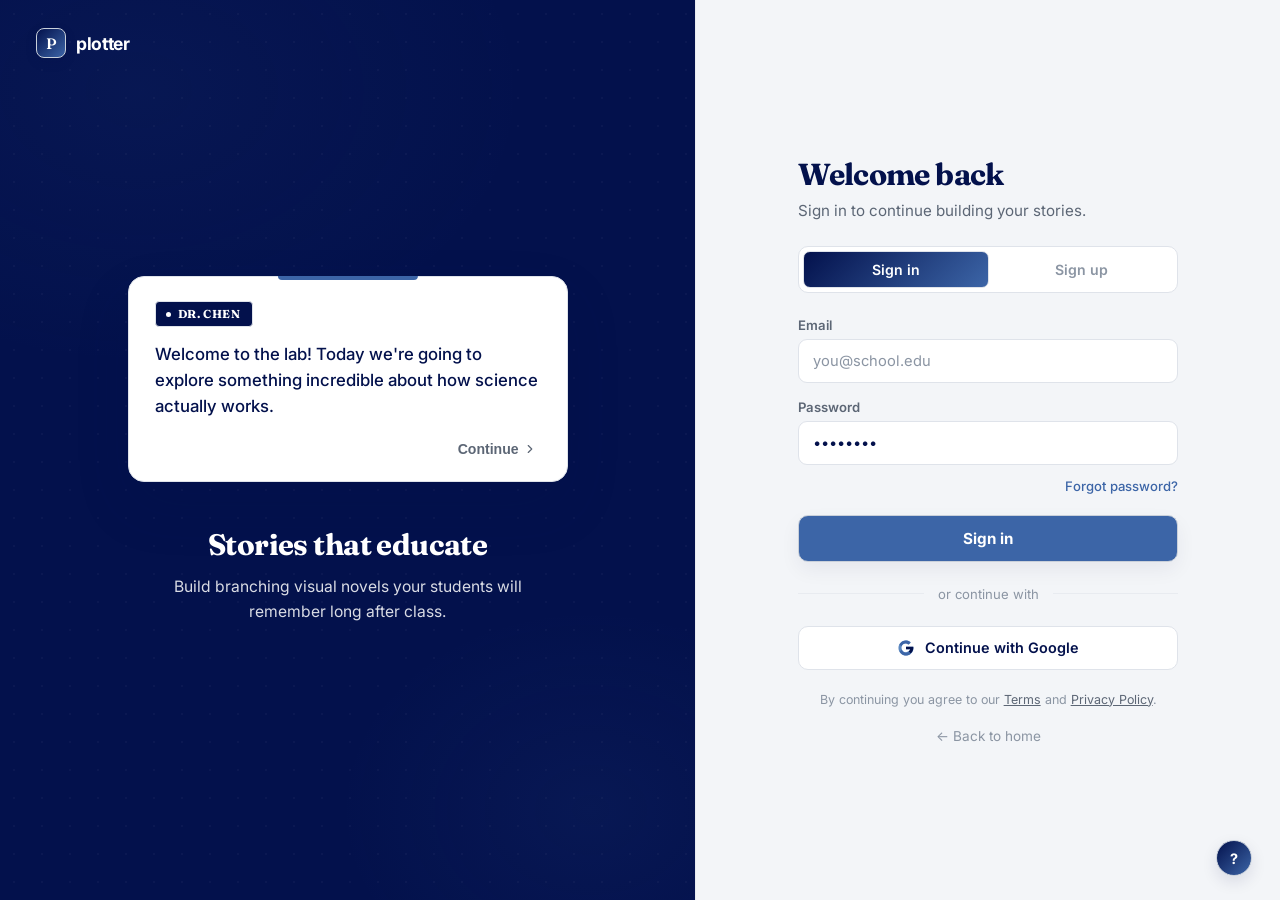
<file: signin.html>
<!DOCTYPE html>
<html lang="en">
<head>
<meta charset="UTF-8">
<meta name="viewport" content="width=device-width, initial-scale=1.0">
<title>Plotter — Sign in</title>
<link rel="preconnect" href="https://fonts.googleapis.com">
<link href="https://fonts.googleapis.com/css2?family=Inter:wght@400;500;600;700;800&family=Fraunces:opsz,wght@9..144,500;9..144,600;9..144,700&display=swap" rel="stylesheet">
<style>
  :root {
    --bg: #f3f5f8;
    --panel: #ffffff;
    --panel-2: #f7f8fa;
    --panel-3: #eceff4;
    --border: #dfe3ea;
    --border-soft: #e8ebf0;
    --text: #03114c;
    --text-dim: #5c6675;
    --text-faint: #8b95a3;
    --gold: #3c65a7;
    --gold-bright: #3c65a7;
    --maroon: #03114c;
    --maroon-deep: #3c65a7;
    --font-display: 'Fraunces', serif;
  }

  * {
    margin: 0;
    padding: 0;
    box-sizing: border-box;
  }

  body {
    font-family: 'Inter', system-ui, sans-serif;
    min-height: 100vh;
    display: flex;
    background: var(--bg);
    color: var(--text);
    -webkit-font-smoothing: antialiased;
  }

  ::selection { background: rgba(60,101,167,0.2); color: #fff; }

  .page {
    display: flex;
    width: 100%;
    min-height: 100vh;
  }

  /* LEFT PANEL */
  .left-panel {
    flex: 1.35;
    position: relative;
    background:
      radial-gradient(ellipse 700px 500px at 20% 10%, rgba(60,101,167,0.07), transparent 55%),
      radial-gradient(ellipse 500px 400px at 85% 90%, rgba(60,101,167,0.08), transparent 50%),
      linear-gradient(160deg, #03114c 0%, #03114c 100%);
    display: flex;
    flex-direction: column;
    justify-content: center;
    align-items: center;
    padding: 60px 40px;
    overflow: hidden;
  }

  .left-panel::before {
    content: "";
    position: absolute;
    inset: 0;
    background-image: radial-gradient(rgba(255,255,255,0.03) 1px, transparent 1px);
    background-size: 28px 28px;
    pointer-events: none;
  }

  .brand {
    position: absolute;
    top: 28px;
    left: 36px;
    display: flex;
    align-items: center;
    gap: 10px;
    font-weight: 700;
    font-size: 1.1rem;
    color: #fff;
    letter-spacing: -0.02em;
    z-index: 2;
  }

  .brand-mark {
    width: 30px;
    height: 30px;
    border-radius: 8px;
    background: linear-gradient(135deg, var(--maroon), var(--maroon-deep));
    border: 1px solid #c9d0da;
    display: flex;
    align-items: center;
    justify-content: center;
    font-family: var(--font-display);
    font-size: 0.95rem;
    font-weight: 600;
    color: #fff;
    flex-shrink: 0;
    box-shadow: 0 4px 12px rgba(3,17,76,0.12);
  }

  .dialogue-card {
    position: relative;
    width: 100%;
    max-width: 440px;
    background: var(--panel);
    border: 1px solid #dfe3ea;
    border-radius: 16px;
    padding: 24px 26px 20px;
    box-shadow: 0 24px 56px rgba(3,17,76,0.12), 0 0 0 1px rgba(3,17,76,0.02);
    z-index: 1;
  }

  .dialogue-card::before {
    content: "";
    position: absolute;
    top: -1px;
    left: 50%;
    transform: translateX(-50%);
    width: 32%;
    height: 4px;
    border-radius: 0 0 5px 5px;
    background: linear-gradient(90deg, var(--gold-bright), var(--gold));
  }

  .speaker-tag {
    display: inline-flex;
    align-items: center;
    gap: 7px;
    background: #03114c;
    border: 1px solid #dfe3ea;
    color: #fff;
    font-family: var(--font-display);
    font-size: 0.72rem;
    font-weight: 700;
    letter-spacing: 0.05em;
    padding: 5px 12px 5px 10px;
    border-radius: 4px;
    margin-bottom: 14px;
  }

  .speaker-dot {
    width: 5px;
    height: 5px;
    border-radius: 50%;
    background: #fff;
    box-shadow: 0 0 6px 1px rgba(3,17,76,0.14);
  }

  .dialogue-text {
    color: var(--text);
    font-size: 1.05rem;
    line-height: 1.55;
    font-weight: 500;
    margin-bottom: 18px;
  }

  .continue-row {
    display: flex;
    justify-content: flex-end;
  }

  .continue-btn {
    display: inline-flex;
    align-items: center;
    gap: 4px;
    background: none;
    border: none;
    color: var(--text-dim);
    font-size: 0.88rem;
    font-weight: 600;
    cursor: pointer;
    padding: 4px;
    transition: color 0.15s ease;
  }

  .continue-btn:hover {
    color: var(--gold-bright);
  }

  .continue-btn svg {
    width: 14px;
    height: 14px;
  }

  .left-copy {
    text-align: center;
    margin-top: 44px;
    max-width: 440px;
    z-index: 1;
  }

  .left-copy h1 {
    font-family: var(--font-display);
    font-size: 1.85rem;
    font-weight: 700;
    color: #fff;
    letter-spacing: -0.02em;
    margin-bottom: 12px;
  }

  .left-copy p {
    font-size: 0.98rem;
    color: rgba(255,255,255,0.85);
    line-height: 1.55;
    max-width: 380px;
    margin: 0 auto;
  }

  /* RIGHT PANEL */
  .right-panel {
    flex: 1;
    background: var(--bg);
    display: flex;
    flex-direction: column;
    justify-content: center;
    padding: 60px 64px;
    position: relative;
    border-left: 1px solid var(--border-soft);
  }

  .right-inner {
    width: 100%;
    max-width: 380px;
    margin: 0 auto;
  }

  .right-inner h2 {
    font-family: var(--font-display);
    font-size: 1.9rem;
    font-weight: 700;
    color: #03114c;
    letter-spacing: -0.02em;
    margin-bottom: 8px;
  }

  .right-inner > p.subtitle {
    color: var(--text-dim);
    font-size: 0.95rem;
    margin-bottom: 26px;
  }

  .toggle {
    display: flex;
    background: var(--panel);
    border: 1px solid var(--border);
    border-radius: 10px;
    padding: 4px;
    margin-bottom: 24px;
  }

  .toggle button {
    flex: 1;
    border: none;
    background: none;
    padding: 9px 0;
    font-size: 0.88rem;
    font-weight: 600;
    color: var(--text-faint);
    border-radius: 7px;
    cursor: pointer;
    transition: all 0.15s ease;
    font-family: inherit;
  }

  .toggle button.active {
    background: linear-gradient(135deg, var(--maroon), var(--maroon-deep));
    color: #fff;
    border: 1px solid #dfe3ea;
  }

  .field {
    margin-bottom: 16px;
  }

  .field label {
    display: block;
    font-size: 0.82rem;
    font-weight: 600;
    color: var(--text-dim);
    margin-bottom: 6px;
  }

  .field input {
    width: 100%;
    background: var(--panel);
    border: 1px solid var(--border);
    border-radius: 9px;
    padding: 12px 14px;
    font-size: 0.92rem;
    color: var(--text);
    outline: none;
    transition: border-color 0.15s ease, box-shadow 0.15s ease;
    font-family: inherit;
  }

  .field input::placeholder {
    color: var(--text-faint);
  }

  .field input:focus {
    border-color: var(--gold);
    box-shadow: 0 0 0 3px rgba(3,17,76,0.05);
  }

  .forgot-row {
    text-align: right;
    margin-top: -6px;
    margin-bottom: 20px;
  }

  .forgot-row a {
    font-size: 0.82rem;
    color: var(--gold);
    text-decoration: none;
    font-weight: 500;
  }

  .forgot-row a:hover {
    color: var(--gold-bright);
    text-decoration: underline;
  }

  .signin-btn {
    width: 100%;
    padding: 13px 0;
    border: 1px solid #c9d0da;
    border-radius: 10px;
    background: linear-gradient(135deg, var(--gold), #3c65a7);
    color: #ffffff;
    font-size: 0.95rem;
    font-weight: 700;
    cursor: pointer;
    box-shadow: 0 8px 20px rgba(3,17,76,0.06);
    transition: transform 0.12s ease, box-shadow 0.12s ease, filter 0.12s ease;
    font-family: inherit;
    display: block;
    text-align: center;
    text-decoration: none;
  }

  .signin-btn:hover {
    transform: translateY(-1px);
    box-shadow: 0 10px 24px rgba(3,17,76,0.09);
    filter: brightness(1.05);
  }

  .divider {
    display: flex;
    align-items: center;
    gap: 14px;
    margin: 24px 0;
    color: var(--text-faint);
    font-size: 0.82rem;
  }

  .divider::before,
  .divider::after {
    content: "";
    flex: 1;
    height: 1px;
    background: var(--border-soft);
  }

  .google-btn {
    width: 100%;
    display: flex;
    align-items: center;
    justify-content: center;
    gap: 10px;
    padding: 12px 0;
    border-radius: 10px;
    background: var(--panel);
    border: 1px solid var(--border);
    color: var(--text);
    font-size: 0.9rem;
    font-weight: 600;
    cursor: pointer;
    transition: background 0.15s ease, border-color 0.15s ease;
    font-family: inherit;
  }

  .google-btn:hover {
    background: var(--panel-2);
    border-color: var(--gold);
  }

  .google-btn svg {
    width: 18px;
    height: 18px;
  }

  .legal {
    text-align: center;
    font-size: 0.78rem;
    color: var(--text-faint);
    margin-top: 20px;
    line-height: 1.6;
  }

  .legal a {
    color: var(--text-dim);
    text-decoration: underline;
  }

  .legal a:hover {
    color: var(--gold-bright);
  }

  .back-home {
    text-align: center;
    margin-top: 16px;
  }

  .back-home a {
    font-size: 0.85rem;
    color: var(--text-faint);
    text-decoration: none;
  }

  .back-home a:hover {
    color: var(--gold-bright);
  }

  .help-fab {
    position: absolute;
    bottom: 24px;
    right: 28px;
    width: 36px;
    height: 36px;
    border-radius: 50%;
    background: linear-gradient(135deg, var(--maroon), var(--maroon-deep));
    border: 1px solid #c9d0da;
    color: #fff;
    display: flex;
    align-items: center;
    justify-content: center;
    font-size: 0.9rem;
    font-weight: 700;
    cursor: pointer;
    box-shadow: 0 6px 16px rgba(3,17,76,0.11);
    transition: transform 0.15s ease;
  }

  .help-fab:hover {
    transform: translateY(-2px);
  }

  @media (max-width: 900px) {
    .page { flex-direction: column; }
    .left-panel { padding: 90px 24px 50px; }
    .right-panel {
      padding: 40px 24px 60px;
      border-left: none;
      border-top: 1px solid var(--border-soft);
    }
  }
</style>
</head>
<body>
<div class="page">

  <div class="left-panel">
    <div class="brand">
      <span class="brand-mark">P</span>
      plotter
    </div>

    <div class="dialogue-card">
      <span class="speaker-tag"><span class="speaker-dot"></span>DR. CHEN</span>
      <p class="dialogue-text">Welcome to the lab! Today we're going to explore something incredible about how science actually works.</p>
      <div class="continue-row">
        <button class="continue-btn" data-soon="This is a preview — sign in to play full stories.">
          Continue
          <svg viewBox="0 0 24 24" fill="none" stroke="currentColor" stroke-width="2" stroke-linecap="round" stroke-linejoin="round"><polyline points="9 18 15 12 9 6"></polyline></svg>
        </button>
      </div>
    </div>

    <div class="left-copy">
      <h1>Stories that educate</h1>
      <p>Build branching visual novels your students will remember long after class.</p>
    </div>
  </div>

  <div class="right-panel">
    <div class="right-inner">
      <h2>Welcome back</h2>
      <p class="subtitle">Sign in to continue building your stories.</p>

      <div class="toggle">
        <button class="active">Sign in</button>
        <button data-soon="Creating accounts is coming soon — for the demo, just press Sign in.">Sign up</button>
      </div>

      <div class="field">
        <label for="email">Email</label>
        <input id="email" type="email" placeholder="you@school.edu">
      </div>

      <div class="field">
        <label for="password">Password</label>
        <input id="password" type="password" value="password">
      </div>

      <div class="forgot-row">
        <a href="#" data-soon="Password reset is coming soon — for the demo, just press Sign in.">Forgot password?</a>
      </div>

      <a href="homepage.html" class="signin-btn">Sign in</a>

      <div class="divider">or continue with</div>

      <button class="google-btn" data-soon="Google sign-in is coming soon — for the demo, just press Sign in.">
        <svg viewBox="0 0 48 48"><path fill="#5b88c1" d="M43.6 20.5H42V20.4H24v7.2h11.3C33.6 32 29.2 35 24 35c-6.6 0-12-5.4-12-12s5.4-12 12-12c3.1 0 5.9 1.2 8 3.1l5.1-5.1C33.6 5.6 29 3.9 24 3.9 12.9 3.9 3.9 12.9 3.9 24S12.9 44.1 24 44.1 44.1 35.1 44.1 24c0-1.2-.1-2.4-.5-3.5z"/><path fill="#3c65a7" d="m6.3 14.7 5.9 4.3c1.6-4.1 5.6-7 10.2-7 3.1 0 5.9 1.2 8 3.1l5.1-5.1C33.6 5.6 29 3.9 24 3.9c-7.7 0-14.3 4.4-17.7 10.8z"/><path fill="#3c65a7" d="M24 44.1c5 0 9.5-1.7 12.9-4.6l-6-5c-1.9 1.4-4.3 2.2-6.9 2.2-5.2 0-9.6-3.5-11.1-8.2l-6 4.6c3.3 6.6 10 11 17.1 11z"/><path fill="#03114c" d="M43.6 20.5H42V20.4H24v7.2h11.3c-.8 2.4-2.4 4.4-4.4 5.8l6 5c-.4.4 6.6-4.8 6.6-14.9 0-1.2-.1-2.4-.4-3.5z"/></svg>
        Continue with Google
      </button>

      <p class="legal">By continuing you agree to our <a href="#" data-soon="Terms of service are coming soon.">Terms</a> and <a href="#" data-soon="The privacy policy is coming soon.">Privacy Policy</a>.</p>

      <div class="back-home">
        <a href="index.html">← Back to home</a>
      </div>
    </div>

    <div class="help-fab">?</div>
  </div>

</div>
<script src="soon.js"></script>
</body>
</html>
</file>
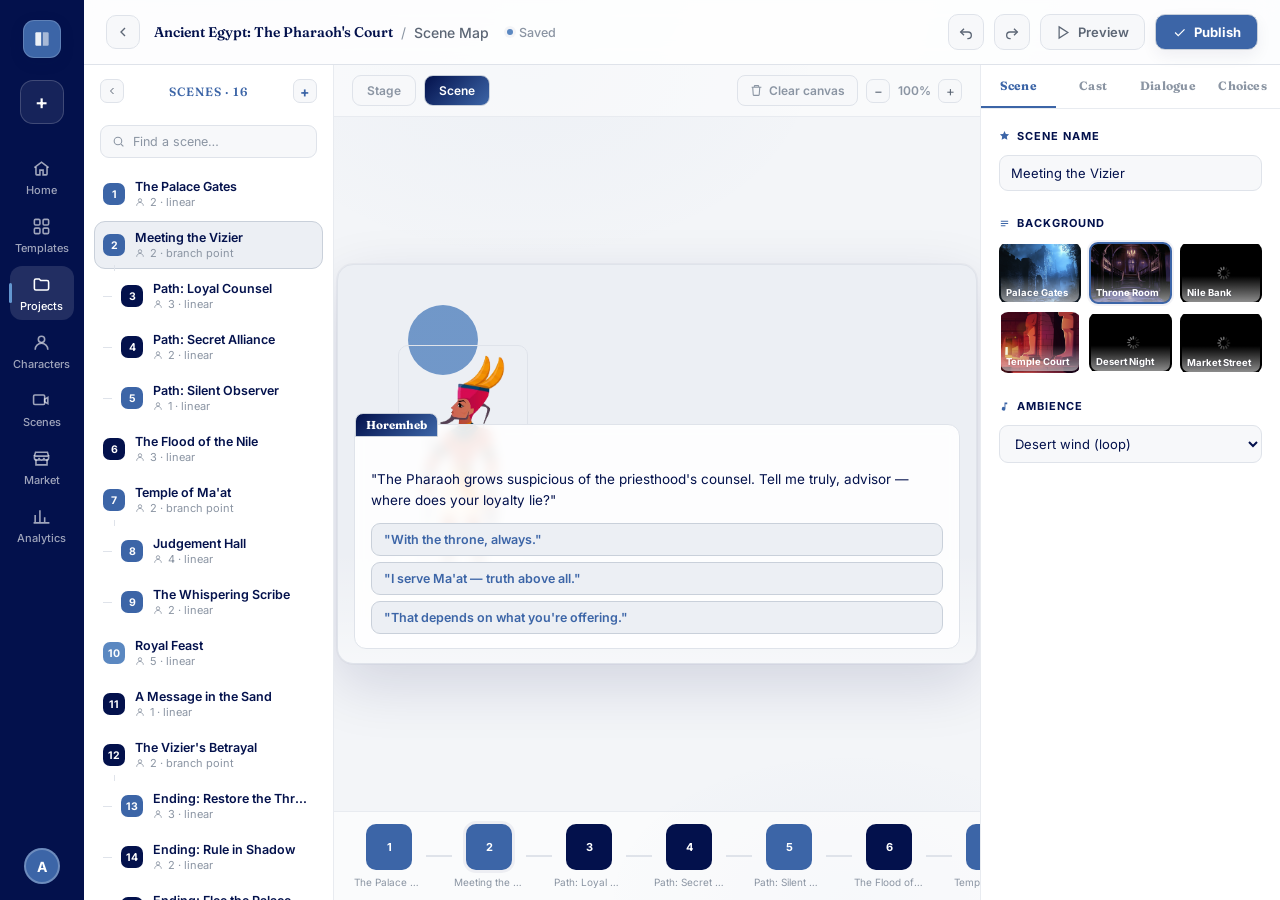
<file: workspace.html>
<!DOCTYPE html>
<html lang="en">
<head>
<meta charset="UTF-8">
<meta name="viewport" content="width=device-width, initial-scale=1.0">
<title>Plotter — Workspace</title>
<link rel="preconnect" href="https://fonts.googleapis.com">
<link href="https://fonts.googleapis.com/css2?family=Inter:wght@400;500;600;700;800&family=Fraunces:opsz,wght@9..144,500;9..144,600&display=swap" rel="stylesheet">
<style>
  :root{
    --bg: #f3f5f8;
    --panel: #ffffff;
    --panel-2: #f7f8fa;
    --panel-3: #eceff4;
    --border: #dfe3ea;
    --border-soft: #e8ebf0;
    --text: #03114c;
    --text-dim: #5c6675;
    --text-faint: #8b95a3;
    --accent: #3c65a7;
    --accent-2: #5b88c1;
    --gold: #3c65a7;
    --gold-bright: #3c65a7;
    --maroon: #03114c;
    --maroon-deep: #3c65a7;
    --danger: #3c65a7;
    --sci: #3c65a7;
    --hist: #3c65a7;
    --math: #3c65a7;
    --lit: #03114c;
    --lang: #3c65a7;
    --soc: #5b88c1;
    --arts: #3c65a7;
    --health: #5b88c1;
    --ok: #5b88c1;
    --radius-lg: 18px;
    --radius-md: 12px;
    --font-display: 'Fraunces', serif;
  }

  *{box-sizing:border-box; margin:0; padding:0;}
  html,body{height:100%;}
  body{
    background:
      radial-gradient(ellipse 900px 500px at 15% -5%, rgba(60,101,167,0.045), transparent 60%),
      radial-gradient(ellipse 700px 500px at 100% 10%, rgba(60,101,167,0.05), transparent 55%),
      radial-gradient(ellipse 1000px 600px at 50% 100%, rgba(60,101,167,0.075), transparent 60%),
      var(--bg);
    color: var(--text);
    font-family: 'Inter', system-ui, sans-serif;
    -webkit-font-smoothing: antialiased;
    overflow:hidden;
  }
  ::selection{ background: rgba(60,101,167,0.2); color:#fff; }
  ::-webkit-scrollbar{ width:9px; height:9px; }
  ::-webkit-scrollbar-track{ background: transparent; }
  ::-webkit-scrollbar-thumb{ background: #eceff4; border-radius:8px; border:2px solid var(--bg); }
  ::-webkit-scrollbar-thumb:hover{ background: var(--maroon); }
  a{color:inherit; text-decoration:none;}
  button{font-family:inherit; cursor:pointer;}
  textarea, input, select{font-family:inherit;}

  /* ---------- Shell ---------- */
  .shell{
    display:grid;
    grid-template-columns: 84px 1fr;
    height:100vh;
  }
  @media (max-width: 720px){
    .shell{ grid-template-columns: 1fr; }
    .sidebar{ display:none; }
  }

  /* ---------- Left icon sidebar (homepage-matched) ---------- */
  .sidebar{
    background: var(--panel);
    border-right: 1px solid var(--border-soft);
    display:flex; flex-direction:column; align-items:center;
    padding: 20px 0 16px;
  }
  .logo{
    width:38px; height:38px; border-radius:11px;
    background: linear-gradient(135deg, var(--maroon), var(--maroon-deep));
    border: 1px solid #c9d0da;
    display:flex; align-items:center; justify-content:center;
    margin-bottom: 22px;
    box-shadow: 0 4px 14px rgba(3,17,76,0.15), 0 0 0 1px rgba(3,17,76,0.04);
  }
  .logo svg path{ fill: var(--gold) !important; }
  .logo svg{ width:20px; height:20px; }

  .create-btn{
    width:44px; height:44px; border-radius:13px;
    background: var(--panel-2);
    border:1px solid var(--border);
    color: var(--gold);
    display:flex; align-items:center; justify-content:center;
    font-size:20px; font-weight:600;
    margin-bottom: 26px;
    transition: transform .15s ease, background .15s ease, border-color .15s ease;
  }
  .create-btn:hover{ background:#eceff4; border-color: var(--accent); transform: translateY(-1px); }

  .nav{ display:flex; flex-direction:column; gap:4px; width:100%; align-items:center; flex:1; }
  .nav-item{
    width:64px; display:flex; flex-direction:column; align-items:center; gap:5px;
    padding: 9px 0 7px; border-radius: 12px;
    color: var(--text-faint); font-size:11px; font-weight:500;
    transition: color .15s ease, background .15s ease; position:relative;
    background:none; border:none;
  }
  .nav-item svg{ width:19px; height:19px; }
  .nav-item:hover{ color: var(--text-dim); }
  .nav-item.active{
    color: var(--gold-bright);
    background: #eceff4;
  }
  .nav-item.active::before{
    content:"";
    position:absolute; left:-1px; top:50%; transform:translateY(-50%);
    width:3px; height:20px; border-radius:3px;
    background: var(--gold);
  }
  .side-avatar{
    width:36px; height:36px; border-radius:50%;
    background: linear-gradient(135deg, var(--maroon), var(--gold));
    display:flex; align-items:center; justify-content:center;
    font-weight:700; font-size:14px; margin-top: 10px;
    border: 2px solid #c9d0da;
    color:#fff;
  }

  /* ---------- Workspace column ---------- */
  .workspace{ display:flex; flex-direction:column; height:100vh; min-width:0; }

  /* Top bar */
  .wtop{
    display:flex; align-items:center; gap:14px;
    padding: 14px 22px;
    background: rgba(255,255,255,0.85);
    backdrop-filter: blur(10px);
    border-bottom: 1px solid #dfe3ea;
    flex-shrink:0;
  }
  .back-btn{
    width:34px; height:34px; border-radius:10px;
    display:flex; align-items:center; justify-content:center;
    color: var(--text-dim); background: var(--panel-2); border:1px solid var(--border);
    transition: all .15s ease;
  }
  .back-btn:hover{ color:var(--gold-bright); border-color: var(--gold); }
  .back-btn svg{ width:16px; height:16px; }

  .breadcrumb{ display:flex; align-items:center; gap:8px; font-size:14px; min-width:0; }
  .breadcrumb .story-name{
    font-family: var(--font-display);
    font-weight:600; color:var(--text); white-space:nowrap;
  }
  .breadcrumb .story-name[contenteditable]{ outline:none; border-bottom:1px dashed transparent; }
  .breadcrumb .story-name[contenteditable]:hover{ border-bottom-color: var(--border); }
  .breadcrumb .story-name[contenteditable]:focus{ border-bottom-color: var(--gold); }
  .breadcrumb .sep{ color: var(--text-faint); }
  .breadcrumb .scene-name{
    color: var(--text-dim); font-weight:500;
    overflow:hidden; text-overflow:ellipsis; white-space:nowrap;
  }
  .badge-mini{
    font-size:10px; font-weight:700; letter-spacing:.05em; text-transform:uppercase;
    padding:3px 8px; border-radius:4px;
    background: #eceff4; color: var(--gold-bright);
    border:1px solid #c9d0da;
    font-family: var(--font-display);
    flex-shrink:0;
  }

  .save-status{
    display:flex; align-items:center; gap:6px;
    font-size:12.5px; color: var(--text-faint); font-weight:500;
    margin-left:4px; flex-shrink:0;
  }
  .save-status .dot{ width:6px; height:6px; border-radius:50%; background: var(--text-faint); box-shadow:0 0 0 3px rgba(3,17,76,0.03); }
  .save-status.saved .dot{ background: var(--ok); box-shadow:0 0 0 3px rgba(3,17,76,0.04); }

  .wtop-actions{ margin-left:auto; display:flex; align-items:center; gap:10px; }
  .icon-btn{
    width:36px; height:36px; border-radius:10px;
    display:flex; align-items:center; justify-content:center;
    color: var(--text-dim); background: var(--panel-2); border:1px solid var(--border);
    transition: all .15s ease;
  }
  .icon-btn:hover{ color:var(--gold-bright); border-color: var(--gold); }
  .icon-btn svg{ width:16px; height:16px; }
  .icon-btn:disabled{ opacity:.35; cursor:not-allowed; }

  .btn-ghost{
    display:flex; align-items:center; gap:7px;
    padding: 9px 15px; border-radius: 10px;
    background: var(--panel-2); border:1px solid var(--border);
    color: var(--text-dim); font-size:13px; font-weight:600;
    transition: all .15s ease;
  }
  .btn-ghost:hover{ color:var(--gold-bright); border-color: var(--gold); }
  .btn-ghost svg{ width:15px; height:15px; }

  .btn-primary-sm{
    display:flex; align-items:center; gap:7px;
    padding: 9px 16px; border-radius: 10px;
    background: linear-gradient(135deg, var(--gold), #3c65a7);
    border: 1px solid #c9d0da;
    color:#ffffff; font-size:13px; font-weight:700;
    box-shadow: 0 6px 16px rgba(3,17,76,0.06);
    transition: transform .15s ease, box-shadow .15s ease;
  }
  .btn-primary-sm:hover{ transform: translateY(-1px); box-shadow: 0 8px 20px rgba(3,17,76,0.09); }
  .btn-primary-sm svg{ width:15px; height:15px; }

  /* Main 3-col editor body */
  .editor-body{ display:grid; grid-template-columns: 250px 1fr 300px; flex:1; min-height:0; }
  @media (max-width: 1200px){ .editor-body{ grid-template-columns: 220px 1fr 260px; } }
  @media (max-width: 980px){ .editor-body{ grid-template-columns: 1fr; } .scene-panel, .inspector{ display:none; } }

  /* ---------- Scene list panel ---------- */
  .scene-panel{
    border-right: 1px solid var(--border-soft);
    background: var(--panel);
    display:flex; flex-direction:column; min-height:0;
  }
  .panel-head{
    padding: 14px 16px 10px;
    display:flex; align-items:center; justify-content:space-between;
  }
  .panel-head h3{
    font-family: var(--font-display);
    font-size:12px; font-weight:600; letter-spacing:.08em; text-transform:uppercase;
    color: var(--gold-bright);
  }
  .add-scene-btn{
    width:24px; height:24px; border-radius:7px;
    display:flex; align-items:center; justify-content:center;
    background: var(--panel-2); border:1px solid var(--border); color: var(--gold);
    font-size:14px; font-weight:700;
    transition: all .15s ease;
  }
  .add-scene-btn:hover{ border-color: var(--gold); background:#eceff4; }

  .scene-search{
    margin: 12px 16px;
    display:flex; align-items:center; gap:8px;
    background: var(--panel-2); border:1px solid var(--border); border-radius:9px;
    padding: 8px 11px;
    transition: border-color .15s ease;
  }
  .scene-search:hover{ border-color: var(--gold); }
  .scene-search svg{ width:13px; height:13px; color: var(--text-faint); flex-shrink:0; }
  .scene-search input{ background:none; border:none; outline:none; color:var(--text); font-size:12.5px; width:100%; }
  .scene-search input::placeholder{ color: var(--text-faint); }

  .scene-list{ overflow-y:auto; padding: 0 10px 16px; flex:1; }
  .scene-node{
    display:flex; align-items:center; gap:10px;
    padding: 8px 8px;
    border-radius: 11px;
    margin-bottom: 3px;
    border: 1px solid transparent;
    cursor:pointer;
    transition: background .15s ease, border-color .15s ease;
    position:relative;
  }
  .scene-node:hover{ background: var(--panel-2); }
  .scene-node.active{
    background: #eceff4;
    border-color: #c9d0da;
  }
  .scene-node .n{
    width:22px; height:22px; border-radius:7px; flex-shrink:0;
    display:flex; align-items:center; justify-content:center;
    font-size:10.5px; font-weight:700; color: #fff;
  }
  .scene-node .info{ min-width:0; flex:1; }
  .scene-node .title{ font-size:12.5px; font-weight:600; color: var(--text); white-space:nowrap; overflow:hidden; text-overflow:ellipsis; }
  .scene-node .meta{ font-size:11px; color: var(--text-faint); display:flex; align-items:center; gap:5px; margin-top:1px; }
  .scene-node .meta svg{ width:10px; height:10px; }
  .scene-node.branch::after{
    content:"";
    position:absolute; left:19px; bottom:-3px; width:1px; height:6px;
    background: var(--border);
  }
  .scene-node.indent{ margin-left: 18px; width: calc(100% - 18px); }
  .scene-node.indent::before{
    content:"";
    position:absolute; left:-10px; top:50%; width:9px; height:1px; background: var(--border);
  }

  /* ---------- Canvas / stage ---------- */
  .canvas-wrap{
    display:flex; flex-direction:column; min-width:0; min-height:0;
    background:
      radial-gradient(ellipse 600px 400px at 30% 0%, rgba(60,101,167,0.03), transparent 50%),
      radial-gradient(ellipse 500px 300px at 80% 100%, rgba(60,101,167,0.04), transparent 50%),
      var(--bg);
  }
  .canvas-toolbar{
    display:flex; align-items:center; gap:8px;
    padding: 10px 18px;
    border-bottom: 1px solid var(--border-soft);
    background: rgba(255,255,255,0.5);
    flex-shrink:0;
  }
  .seg{
    display:flex; background: var(--panel-2); border:1px solid var(--border); border-radius:9px; padding:2px;
  }
  .seg button{
    padding: 6px 12px; border-radius:7px; border:none; background:none;
    color: var(--text-faint); font-size:12px; font-weight:600;
    transition: all .15s ease;
  }
  .seg button.active{
    background: linear-gradient(135deg, var(--maroon), var(--maroon-deep));
    color: #fff;
    border: 1px solid #dfe3ea;
  }
  .mode-btn-group{ display:flex; align-items:center; gap:8px; }
  .mode-btn{
    padding: 7px 14px; border-radius:9px; border:1px solid var(--border);
    background: var(--panel-2); color: var(--text-faint); font-size:12px; font-weight:600;
    transition: all .15s ease;
  }
  .mode-btn:hover{ color: var(--text-dim); border-color: var(--accent); }
  .mode-btn.active{
    background: linear-gradient(135deg, var(--maroon), var(--maroon-deep));
    color: #fff; border-color: #c9d0da;
  }
  .canvas-toolbar .spacer{ flex:1; }
  .clear-btn{
    display:flex; align-items:center; gap:6px; padding: 7px 12px; border-radius:8px;
    background: var(--panel-2); border:1px solid var(--border); color: var(--text-faint); font-size:12px; font-weight:600;
    transition: all .15s ease;
  }
  .clear-btn:hover{ color:#03114c; border-color: var(--danger); }
  .clear-btn svg{ width:13px; height:13px; }
  .zoom-ctrl{ display:flex; align-items:center; gap:6px; font-size:12px; color: var(--text-faint); font-weight:600; }
  .zoom-ctrl button{
    width:24px; height:24px; border-radius:7px; background:var(--panel-2); border:1px solid var(--border);
    color: var(--text-dim); display:flex; align-items:center; justify-content:center;
    transition: all .15s ease;
  }
  .zoom-ctrl button:hover{ border-color: var(--gold); color: var(--gold-bright); }
  .zoom-ctrl span{ width:36px; text-align:center; }

  .stage-scroll{ flex:1; overflow:auto; display:flex; align-items:center; justify-content:center; padding: 26px; min-height:0; }

  .stage{
    width: 640px; height: 400px;
    border-radius: 16px;
    position:relative;
    overflow:hidden;
    border: 1px solid #dfe3ea;
    box-shadow: 0 20px 60px rgba(3,17,76,0.14), 0 0 0 1px rgba(3,17,76,0.03);
    flex-shrink:0;
    background: #eceff4;
  }
  .stage-sun{
    position:absolute; top:40px; left:70px; width:70px; height:70px; border-radius:50%;
    background: radial-gradient(circle, #5b88c1, #5b88c1 70%, transparent 75%);
    opacity:.85;
  }
  .stage-silhouette{
    position:absolute; bottom:0; left:0; right:0; height:110px;
    background: linear-gradient(180deg, transparent, rgba(255,255,255,0.55));
  }

  .sprite{
    position:absolute; bottom: 78px;
    width: 130px; height: 240px;
    border-radius: 10px 10px 0 0;
    display:flex; align-items:flex-end; justify-content:center;
    padding-bottom:10px;
    font-size:11px; font-weight:700; color: #03114c;
    text-shadow: 0 1px 3px rgba(3,17,76,0.14);
    border: 1px dashed #dfe3ea;
    cursor:pointer;
    transition: outline .15s ease;
  }
  .sprite.selected{ outline: 2px solid var(--gold-bright); outline-offset:3px; }
  .sprite.left{ left: 60px; background: linear-gradient(180deg, rgba(60,101,167,0.25), rgba(60,101,167,0.12)); }
  .sprite.center{ left:50%; transform:translateX(-50%); background: linear-gradient(180deg, rgba(3,17,76,0.3), rgba(3,17,76,0.18)); }
  .sprite.right{ right: 60px; background: linear-gradient(180deg, rgba(60,101,167,0.25), rgba(60,101,167,0.12)); }
  .sprite.has-image{
    background-image: var(--sprite-img);
    background-size: cover;
    background-position: top center;
    border-style: solid;
    border-color: #dfe3ea;
  }
  .sprite.has-image::after{
    content:"";
    position:absolute; left:0; right:0; bottom:0; height:56px;
    background: linear-gradient(180deg, transparent, rgba(255,255,255,0.55));
    border-radius: 0 0 10px 10px;
  }
  .sprite.has-image span{ position:relative; z-index:1; }

  .dialogue-box{
    position:absolute; left:16px; right:16px; bottom:14px;
    background: rgba(255,255,255,0.88);
    backdrop-filter: blur(6px);
    border: 1px solid #dfe3ea;
    border-radius: 12px;
    padding: 12px 16px 14px;
  }
  .speaker-chip{
    display:inline-flex; align-items:center; gap:6px;
    background: linear-gradient(135deg, var(--maroon), var(--maroon-deep));
    color: #fff;
    font-size:11.5px; font-weight:700;
    padding: 4px 10px; border-radius: 8px 8px 0 0;
    margin: -12px 0 8px -16px;
    transform: translateY(-100%);
    position:relative;
    border: 1px solid #c9d0da;
    font-family: var(--font-display);
  }
  .dialogue-text{
    font-size: 13.5px; line-height:1.55; color: #03114c;
    min-height: 44px;
  }
  .choice-list{ display:flex; flex-direction:column; gap:6px; margin-top:10px; }
  .choice-pill{
    background: #eceff4; border:1px solid #c9d0da;
    color: var(--gold-bright); font-size: 12.5px; font-weight:600;
    padding: 8px 12px; border-radius: 9px;
    transition: background .15s ease;
  }
  .choice-pill:hover{ background: rgba(60,101,167,0.2); }

  /* flow strip at bottom */
  .flow-strip{
    border-top: 1px solid var(--border-soft);
    background: rgba(255,255,255,0.6);
    padding: 12px 18px;
    flex-shrink:0;
    overflow-x:auto;
  }
  .flow-track{ display:flex; align-items:center; gap:0; min-width:max-content; }
  .flow-node{
    display:flex; flex-direction:column; align-items:center; gap:6px;
    width: 74px; flex-shrink:0; cursor:pointer;
  }
  .flow-node .chip{
    width:46px; height:46px; border-radius:10px;
    display:flex; align-items:center; justify-content:center;
    font-size:11px; font-weight:700; color:#fff;
    border: 2px solid transparent;
    transition: border-color .15s ease, box-shadow .15s ease;
  }
  .flow-node.active .chip{
    border-color: var(--gold-bright);
    box-shadow: 0 0 0 3px rgba(3,17,76,0.05);
  }
  .flow-node .lbl{ font-size:10px; color: var(--text-faint); text-align:center; line-height:1.2; max-width:70px; overflow:hidden; text-overflow:ellipsis; white-space:nowrap; }
  .flow-line{ width: 26px; height:2px; background: var(--border); flex-shrink:0; }
  .flow-branch{ display:flex; flex-direction:column; gap:16px; }

  /* ---------- Inspector ---------- */
  .inspector{
    border-left: 1px solid var(--border-soft);
    background: var(--panel);
    display:flex; flex-direction:column; min-height:0;
  }
  .insp-tabs{ display:flex; border-bottom: 1px solid var(--border-soft); flex-shrink:0; }
  .insp-tab{
    flex:1; text-align:center; padding: 13px 4px;
    font-size:12px; font-weight:700; color: var(--text-faint);
    border-bottom: 2px solid transparent;
    transition: color .15s ease;
    font-family: var(--font-display);
    letter-spacing: .02em;
  }
  .insp-tab.active{ color: var(--gold-bright); border-color: var(--gold); }
  .insp-tab:hover{ color: var(--text-dim); }

  .insp-body{ padding: 16px 18px 30px; overflow-y:auto; flex:1; }
  .insp-section + .insp-section{ margin-top: 22px; }

  /* Banner motif for section labels */
  .insp-label{
    position:relative;
    display:inline-flex; align-items:center; gap:7px;
    font-family: var(--font-display);
    font-size: 11px; font-weight:600; letter-spacing: .08em;
    color: #fff;
    text-transform: uppercase;
    margin-bottom:12px;
    padding: 6px 16px 6px 12px;
    background: linear-gradient(135deg, var(--maroon), var(--maroon-deep));
    border: 1px solid #c9d0da;
    border-radius: 2px;
    clip-path: polygon(0 0, 100% 0, 100% 70%, calc(100% - 10px) 100%, 0 100%);
    box-shadow: 0 4px 12px rgba(3,17,76,0.08);
  }
  .insp-label svg{ width:11px; height:11px; fill: var(--gold); }

  .field{ margin-bottom:14px; }
  .field label{ display:block; font-size:12px; font-weight:600; color: var(--text-dim); margin-bottom:6px; }
  .field input[type=text], .field textarea, .field select{
    width:100%; background: var(--panel-2); border:1px solid var(--border); border-radius:9px;
    padding: 9px 11px; color: var(--text); font-size:13px; outline:none;
    transition: border-color .15s ease;
  }
  .field input[type=text]:focus, .field textarea:focus, .field select:focus{ border-color: var(--gold); }
  .field textarea{ resize:vertical; min-height: 90px; line-height:1.5; }

  .bg-grid{ display:grid; grid-template-columns: repeat(3,1fr); gap:8px; }
  .bg-thumb{
    aspect-ratio: 4/3; border-radius:9px; border: 2px solid transparent; cursor:pointer; position:relative;
    background-size: cover;
    background-position: center;
    background-repeat: no-repeat;
    transition: border-color .15s ease, transform .15s ease;
  }
  .bg-thumb:hover{ transform: translateY(-1px); }
  .bg-thumb.selected{ border-color: var(--gold-bright); box-shadow: 0 0 0 2px rgba(3,17,76,0.05); }
  .bg-thumb::before{
    content:"";
    position:absolute; inset:0; border-radius:7px;
    background: linear-gradient(180deg, rgba(3,17,76,0) 55%, rgba(255,255,255,0.55) 100%);
  }
  .bg-thumb .lbl{
    position:absolute; bottom:4px; left:5px; font-size:9.5px; font-weight:700; color: #fff;
    text-shadow: 0 1px 3px rgba(3,17,76,0.18);
    z-index:1;
  }

  .char-row{
    display:flex; align-items:center; gap:10px;
    padding: 9px; border-radius:11px; background: var(--panel-2); border:1px solid var(--border);
    margin-bottom: 8px;
    transition: border-color .15s ease;
  }
  .char-row:hover{ border-color: #dfe3ea; }
  .char-row .dot{
    width:30px; height:30px; border-radius:9px; flex-shrink:0;
    display:flex; align-items:center; justify-content:center; font-size:12px; font-weight:700; color:#fff;
  }
  .char-row .cinfo{ flex:1; min-width:0; }
  .char-row .cname{ font-size:12.5px; font-weight:700; color:var(--text); }
  .char-row select{
    font-size:11px; padding:3px 6px; margin-top:3px; width:auto;
    background: var(--panel-3); border:1px solid var(--border); border-radius:6px; color:var(--text-dim);
  }
  .char-row .remove{ color: var(--text-faint); width:22px; height:22px; display:flex; align-items:center; justify-content:center; border-radius:6px; }
  .char-row .remove:hover{ color:#8b95a3; background: #eceff4; }
  .add-char-btn{
    width:100%; padding: 9px; border-radius:9px; border:1px dashed var(--border);
    background:none; color: var(--text-faint); font-size:12.5px; font-weight:600;
    transition: all .15s ease;
  }
  .add-char-btn:hover{ color: var(--gold-bright); border-color: var(--gold); }

  .choice-edit{
    background: var(--panel-2); border:1px solid var(--border); border-radius:11px;
    padding: 10px; margin-bottom:9px;
    transition: border-color .15s ease;
  }
  .choice-edit:hover{ border-color: #dfe3ea; }
  .choice-edit .ce-top{ display:flex; align-items:center; justify-content:space-between; margin-bottom:7px; }
  .choice-edit .ce-num{
    font-size:10.5px; font-weight:700; color: var(--gold-bright);
    background: #eceff4;
    padding:2px 7px; border-radius:6px;
    font-family: var(--font-display);
  }
  .choice-edit input[type=text]{
    width:100%; background: var(--panel-3); border:1px solid var(--border); border-radius:7px;
    padding: 7px 9px; color:var(--text); font-size:12.5px; margin-bottom:6px; outline:none;
  }
  .choice-edit input[type=text]:focus{ border-color: var(--gold); }
  .choice-edit .ce-link{ display:flex; align-items:center; gap:6px; font-size:11.5px; color: var(--text-faint); }
  .choice-edit .ce-link select{
    flex:1; background: var(--panel-3); border:1px solid var(--border); border-radius:7px; color:var(--text-dim);
    font-size:11.5px; padding:5px 7px;
  }
  .add-choice-btn{
    width:100%; padding: 9px; border-radius:9px; border:1px dashed var(--border);
    background:none; color: var(--text-faint); font-size:12.5px; font-weight:600;
  }
  .add-choice-btn:hover{ color: var(--gold-bright); border-color: var(--gold); }

  /* ---------- Quiz mode ---------- */
  .quiz-card{ background:#fff; border:1px solid var(--border); border-radius:12px; padding:12px; margin-bottom:12px; }
  .quiz-card.on{ border-color: var(--accent); background: rgba(60,101,167,0.04); }
  .quiz-row{ display:flex; align-items:center; justify-content:space-between; gap:10px; }
  .quiz-row .t{ font-size:13px; font-weight:600; color:var(--text); }
  .quiz-row small{ display:block; font-size:11.5px; color:var(--text-faint); font-weight:400; margin-top:1px; }
  .q-sw{ position:relative; width:36px; height:20px; flex-shrink:0; }
  .q-sw input{ position:absolute; inset:0; opacity:0; margin:0; cursor:pointer; }
  .q-sw i{ position:absolute; inset:0; border-radius:999px; background:#d5dbe4; transition:background .15s; pointer-events:none; }
  .q-sw i::after{ content:""; position:absolute; top:3px; left:3px; width:14px; height:14px; border-radius:50%; background:#fff; transition:transform .15s; box-shadow:0 1px 2px rgba(0,0,0,.2); }
  .q-sw input:checked + i{ background: var(--accent); }
  .q-sw input:checked + i::after{ transform:translateX(16px); }
  .quiz-extra{ display:none; margin-top:10px; padding-top:10px; border-top:1px solid var(--border-soft); }
  .quiz-card.on .quiz-extra{ display:flex; align-items:center; justify-content:space-between; gap:8px; font-size:12px; color:var(--text-dim); }
  .quiz-extra select{ background: var(--panel-2); border:1px solid var(--border); border-radius:7px; padding:5px 8px; font-size:12px; color:var(--text); }
  .ce-correct{ display:none; align-items:center; gap:5px; font-size:11px; font-weight:600; color:var(--text-faint); cursor:pointer; }
  .ce-correct input{ accent-color:#2f8f5b; margin:0; }
  .quiz-on .ce-correct{ display:inline-flex; }
  .ce-correct:has(input:checked){ color:#2f8f5b; }
  .ce-del{ border:none; background:none; cursor:pointer; width:22px; height:22px; border-radius:6px; color:var(--text-faint); display:grid; place-items:center; font-size:15px; line-height:1; }
  .ce-del:hover{ background:#eceff4; color:var(--text); }
  .ce-top-r{ display:flex; align-items:center; gap:6px; }
  .ce-feedback{ display:none; }
  .quiz-on .ce-feedback{ display:block; }
  .choice-edit.is-correct{ border-color:#2f8f5b; }
  .stage-quiz-tag{ display:none; align-self:flex-start; font-size:10.5px; font-weight:700; letter-spacing:.05em; color:#fff; background:var(--accent); padding:3px 8px; border-radius:5px; margin-top:10px; }
  .quiz-on-stage .stage-quiz-tag{ display:inline-block; }
  .choice-pill.correct{ border-color:#2f8f5b !important; box-shadow: inset 3px 0 0 #2f8f5b; }


  .panel-back-btn{
    width:24px; height:24px; border-radius:7px; flex-shrink:0;
    display:flex; align-items:center; justify-content:center;
    background: var(--panel-2); border:1px solid var(--border); color: var(--text-dim);
    transition: all .15s ease;
  }
  .panel-back-btn:hover{ color:var(--gold-bright); border-color: var(--gold); }
  .panel-back-btn svg{ width:12px; height:12px; }
</style>
<style id="theme-overrides">
  /* ===== Theme overrides: navy sidebar + simplified section labels ===== */
  body .sidebar{ background:#03114c; border-color:#03114c; }
  body .sidebar .sidebar-create,
  body .sidebar .create-btn{ background:rgba(255,255,255,0.08); border:1px solid rgba(255,255,255,0.18); color:#ffffff; }
  body .sidebar .sidebar-create:hover,
  body .sidebar .create-btn:hover{ background:rgba(255,255,255,0.16); border-color:rgba(255,255,255,0.32); }
  body .sidebar .nav-item{ color:rgba(255,255,255,0.62); }
  body .sidebar .nav-item:hover{ color:#ffffff; background:rgba(255,255,255,0.06); }
  body .sidebar .nav-item.active{ color:#ffffff; background:rgba(255,255,255,0.12); }
  body .sidebar .nav-item.active::before{ background:#6397d0; }
  body .sidebar .sidebar-bottom{ border-top-color:rgba(255,255,255,0.12); }
  body .sidebar .bell-btn,
  body .sidebar .help-btn{ color:rgba(255,255,255,0.62); }
  body .sidebar .bell-btn:hover,
  body .sidebar .help-btn:hover{ color:#ffffff; background:rgba(255,255,255,0.1); }
  body .sidebar .bell-dot{ background:#6397d0; border-color:#03114c; }
  body .sidebar .logo-placeholder{ color:#ffffff; }
  body .sidebar .logo{ background:#3c65a7; border-color:rgba(255,255,255,0.18); }
  body .sidebar .side-avatar{ background:#3c65a7; border-color:rgba(255,255,255,0.25); }

  body .proj-section-label,
  body .insp-label{
    background:none; border:none; box-shadow:none; clip-path:none;
    padding:0; color:#03114c; font-family:'Inter', system-ui, sans-serif;
    font-size:11px; font-weight:700; letter-spacing:.09em;
  }
  body .proj-section-label svg,
  body .insp-label svg{ fill:#3c65a7; color:#3c65a7; }
  body .sidebar .logo svg path{ fill:#ffffff !important; }
</style>
</head>
<body>

<div class="shell">

  <!-- ============ LEFT ICON SIDEBAR ============ -->
  <aside class="sidebar">
    <div class="logo">
      <svg viewBox="0 0 24 24" fill="none"><path d="M4 5.5C4 4.67 4.67 4 5.5 4H11v16H5.5A1.5 1.5 0 0 1 4 18.5v-13Z" fill="#ffffff" opacity=".9"/><path d="M13 4h5.5A1.5 1.5 0 0 1 20 5.5v13a1.5 1.5 0 0 1-1.5 1.5H13V4Z" fill="#ffffff" opacity=".55"/></svg>
    </div>
    <button class="create-btn" title="Create a new story" onclick="location.href='blank_workspace.html'">+</button>
    <nav class="nav">
      <a class="nav-item" href="index.html"><svg viewBox="0 0 24 24" fill="none" stroke="currentColor" stroke-width="2"><path d="M3 11l9-7 9 7"/><path d="M5 10v9a1 1 0 0 0 1 1h4v-6h4v6h4a1 1 0 0 0 1-1v-9"/></svg>Home</a>
      <a class="nav-item" href="homepage.html"><svg viewBox="0 0 24 24" fill="none" stroke="currentColor" stroke-width="2"><rect x="3" y="3" width="7" height="7" rx="1.5"/><rect x="14" y="3" width="7" height="7" rx="1.5"/><rect x="3" y="14" width="7" height="7" rx="1.5"/><rect x="14" y="14" width="7" height="7" rx="1.5"/></svg>Templates</a>
      <a class="nav-item active" href="projects.html"><svg viewBox="0 0 24 24" fill="none" stroke="currentColor" stroke-width="2"><path d="M3 7a2 2 0 0 1 2-2h4l2 2h8a2 2 0 0 1 2 2v8a2 2 0 0 1-2 2H5a2 2 0 0 1-2-2V7Z"/></svg>Projects</a>
      <a class="nav-item" href="characters.html"><svg viewBox="0 0 24 24" fill="none" stroke="currentColor" stroke-width="2"><circle cx="12" cy="8" r="4"/><path d="M4 21c0-4.4 3.6-8 8-8s8 3.6 8 8"/></svg>Characters</a>
      <a class="nav-item" href="scenes.html"><svg viewBox="0 0 24 24" fill="none" stroke="currentColor" stroke-width="2"><rect x="2" y="5" width="14" height="12" rx="1.5"/><path d="M20 8l-4 2.5v3L20 16V8Z"/></svg>Scenes</a>
      <a class="nav-item" href="marketplace.html"><svg viewBox="0 0 24 24" fill="none" stroke="currentColor" stroke-width="2"><path d="M3 9l1.5-5h15L21 9"/><path d="M3 9h18v2a3 3 0 0 1-6 0 3 3 0 0 1-6 0 3 3 0 0 1-6 0V9Z"/><path d="M5 13v7h14v-7"/></svg>Market</a>
      <a class="nav-item" href="analytics.html"><svg viewBox="0 0 24 24" fill="none" stroke="currentColor" stroke-width="2"><path d="M4 20V10M10 20V4M16 20v-7M22 20H2"/></svg>Analytics</a>
    </nav>
    <div class="side-avatar">A</div>
  </aside>

  <!-- ============ WORKSPACE ============ -->
  <div class="workspace">

    <!-- Top bar -->
    <div class="wtop">
      <button class="back-btn" title="Back to projects" onclick="location.href='projects.html'"><svg viewBox="0 0 24 24" fill="none" stroke="currentColor" stroke-width="2"><path d="M15 18l-6-6 6-6"/></svg></button>
      <div class="breadcrumb">
        <span class="story-name" contenteditable="true" spellcheck="false">Ancient Egypt: The Pharaoh's Court</span>
        <!-- <span class="badge-mini">History</span> -->
        <span class="sep">/</span>
        <span class="scene-name" id="crumbScene">Scene Map</span>
      </div>
      <div class="save-status saved" id="saveStatus"><span class="dot"></span>Saved</div>

      <div class="wtop-actions">
        <button class="icon-btn" id="undoBtn" title="Undo" data-soon="Undo is coming soon in the full editor."><svg viewBox="0 0 24 24" fill="none" stroke="currentColor" stroke-width="2"><path d="M9 7 4 12l5 5"/><path d="M4 12h11a5 5 0 0 1 0 10h-1"/></svg></button>
        <button class="icon-btn" id="redoBtn" title="Redo" data-soon="Redo is coming soon in the full editor."><svg viewBox="0 0 24 24" fill="none" stroke="currentColor" stroke-width="2"><path d="m15 7 5 5-5 5"/><path d="M20 12H9a5 5 0 0 0 0 10h1"/></svg></button>
        <button class="btn-ghost"><svg viewBox="0 0 24 24" fill="none" stroke="currentColor" stroke-width="2"><path d="M5 3l14 9-14 9V3z"/></svg>Preview</button>
        <button class="btn-primary-sm"><svg viewBox="0 0 24 24" fill="none" stroke="currentColor" stroke-width="2"><path d="M5 12l5 5L20 7"/></svg>Publish</button>
      </div>
    </div>


    <!-- 3 column editor -->
    <div class="editor-body">

      <!-- Scene list -->
      <div class="scene-panel">
        
        <div class="panel-head"><button class="panel-back-btn" id="sceneBackBtn" title="Back to Stage" data-soon><svg viewBox="0 0 24 24" fill="none" stroke="currentColor" stroke-width="2"><path d="M15 18l-6-6 6-6"/></svg></button>
          <h3>Scenes · 16</h3><button class="add-scene-btn" data-soon="This is the demo lesson — use “Create new” (+) to build your own scenes.">+</button></div>
        <div class="scene-search">
          <svg viewBox="0 0 24 24" fill="none" stroke="currentColor" stroke-width="2"><circle cx="11" cy="11" r="7"/><path d="m21 21-4.35-4.35"/></svg>
          <input type="text" placeholder="Find a scene…">
        </div>
        <div class="scene-list" id="sceneList"></div>
      </div>

      <!-- Canvas -->
      <div class="canvas-wrap">
        <div class="canvas-toolbar">
          <div class="mode-btn-group">
            <button class="mode-btn" data-soon="Stage view is available in the story editor (Create new → blank project).">Stage</button>
            <button class="mode-btn active">Scene</button>
          </div>
          <div class="spacer"></div>
          <button class="clear-btn" id="clearBtn">
            <svg viewBox="0 0 24 24" fill="none" stroke="currentColor" stroke-width="2"><path d="M3 6h18M8 6V4a1 1 0 0 1 1-1h6a1 1 0 0 1 1 1v2m2 0-1 14a1 1 0 0 1-1 1H7a1 1 0 0 1-1-1L5 6"/></svg>
            Clear canvas
          </button>
          <div class="zoom-ctrl">
            <button data-soon="Zoom is available in the story editor (Create new → blank project).">−</button><span>100%</span><button data-soon="Zoom is available in the story editor (Create new → blank project).">+</button>
          </div>
        </div>

        <div class="stage-scroll">
          <div class="stage" id="stage">
            <div class="stage-sun"></div>
            <div class="stage-silhouette"></div>

            <div class="sprite left has-image" data-name="Horemheb" style="--sprite-img:url('images/characters/pharaoh.png')"><span></span></div>


            <div class="dialogue-box">
              <span class="speaker-chip" id="speakerChip">Horemheb</span>
              <div class="dialogue-text" id="dialogueText" contenteditable="true">"The Pharaoh grows suspicious of the priesthood's counsel. Tell me truly, advisor — where does your loyalty lie?"</div>
              <span class="stage-quiz-tag" id="stageQuizTag">QUIZ · 10 PTS</span>
              <div class="choice-list" id="choiceList">
                <div class="choice-pill">"With the throne, always."</div>
                <div class="choice-pill">"I serve Ma'at — truth above all."</div>
                <div class="choice-pill">"That depends on what you're offering."</div>
              </div>
            </div>
          </div>
        </div>

        <!-- flow / branch map -->
        <div class="flow-strip">
          <div class="flow-track" id="flowTrack"></div>
        </div>
      </div>

      <!-- Inspector -->
      <div class="inspector">
        <div class="insp-tabs" id="inspTabs">
          <div class="insp-tab active" data-tab="scene">Scene</div>
          <div class="insp-tab" data-tab="cast">Cast</div>
          <div class="insp-tab" data-tab="dialogue">Dialogue</div>
          <div class="insp-tab" data-tab="choices">Choices</div>
        </div>

        <div class="insp-body">

          <!-- Scene tab -->
          <div class="insp-panel" data-panel="scene">
            <div class="insp-section">
              <div class="insp-label">
                <svg viewBox="0 0 24 24" fill="currentColor"><path d="M12 2l2.9 6.6L22 9.3l-5 4.9 1.2 7-6.2-3.4-6.2 3.4 1.2-7-5-4.9 7.1-.7L12 2z"/></svg>
                Scene name
              </div>
              <div class="field"><input type="text" value="Meeting the Vizier"></div>
            </div>
            <div class="insp-section">
              <div class="insp-label">
                <svg viewBox="0 0 24 24" fill="currentColor"><path d="M4 6h16v2H4V6zm0 5h16v2H4v-2zm0 5h10v2H4v-2z"/></svg>
                Background
              </div>
              <div class="bg-grid" id="bgGrid"></div>
            </div>
            <div class="insp-section">
              <div class="insp-label">
                <svg viewBox="0 0 24 24" fill="currentColor"><path d="M12 3v10.55A4 4 0 1 0 14 17V7h4V3h-6z"/></svg>
                Ambience
              </div>
              <div class="field"><select><option>Desert wind (loop)</option><option>Palace hall murmur</option><option>Nile river flow</option><option>Silence</option></select></div>
            </div>
          </div>

          <!-- Cast tab -->
          <div class="insp-panel" data-panel="cast" style="display:none;">
            <div class="insp-section">
              <div class="insp-label">
                <svg viewBox="0 0 24 24" fill="currentColor"><path d="M12 12a4 4 0 1 0 0-8 4 4 0 0 0 0 8zm0 2c-4.4 0-8 2.2-8 5v1h16v-1c0-2.8-3.6-5-8-5z"/></svg>
                Characters in scene
              </div>
              <div id="castList"></div>
              <button class="add-char-btn" data-soon="This is the demo lesson — add characters by dragging them in the story editor.">+ Add character to scene</button>
            </div>
          </div>

          <!-- Dialogue tab -->
          <div class="insp-panel" data-panel="dialogue" style="display:none;">
            <div class="insp-section">
              <div class="insp-label">
                <svg viewBox="0 0 24 24" fill="currentColor"><path d="M12 12a4 4 0 1 0 0-8 4 4 0 0 0 0 8z"/></svg>
                Speaker
              </div>
              <div class="field"><select id="speakerSelect"><option>Horemheb</option><option>You</option><option>Narrator</option><option>Nefret</option></select></div>
            </div>
            <div class="insp-section">
              <div class="insp-label">
                <svg viewBox="0 0 24 24" fill="currentColor"><path d="M4 6h16v2H4V6zm0 5h16v2H4v-2zm0 5h10v2H4v-2z"/></svg>
                Line
              </div>
              <div class="field"><textarea id="dialogueEdit">The Pharaoh grows suspicious of the priesthood's counsel. Tell me truly, advisor — where does your loyalty lie?</textarea></div>
            </div>
            <div class="insp-section">
              <div class="insp-label">
                <svg viewBox="0 0 24 24" fill="currentColor"><path d="M12 3v10.55A4 4 0 1 0 14 17V7h4V3h-6z"/></svg>
                Delivery
              </div>
              <div class="field"><select><option>Neutral</option><option>Suspicious</option><option>Warm</option><option>Threatening</option><option>Whispered</option></select></div>
            </div>
          </div>

          <!-- Choices tab -->
          <div class="insp-panel" data-panel="choices" style="display:none;">
            <div class="insp-section">
              <div class="insp-label">
                <svg viewBox="0 0 24 24" fill="currentColor"><path d="M3 5h18v2H3V5zm0 6h12v2H3v-2zm0 6h18v2H3v-2z"/></svg>
                Player choices
              </div>
              <div class="quiz-card" id="quizCard">
                <div class="quiz-row">
                  <div class="t">Grade as quiz question<small>Mark the correct answer and give feedback</small></div>
                  <label class="q-sw"><input type="checkbox" id="quizToggle" aria-label="Grade as quiz question"><i></i></label>
                </div>
                <div class="quiz-extra">
                  <span>Points for correct answer</span>
                  <select id="quizPoints"><option>5</option><option selected>10</option><option>20</option></select>
                </div>
              </div>
              <div id="choiceEditList"></div>
              <button class="add-choice-btn">+ Add choice</button>
            </div>
          </div>

        </div>
      </div>

    </div>
  </div>
</div>

<script>
/* ---------------- Data ---------------- */
const CHAR_COLORS = { "Horemheb":"#3c65a7", "You":"#03114c", "Nefret":"#03114c", "Narrator":"#3c65a7" };
function initials(n){ return n.split(' ').map(w=>w[0]).slice(0,2).join(''); }

const scenes = [
  { n:1,  title:"The Palace Gates",        type:"scene",  chars:2, color:"#3c65a7" },
  { n:2,  title:"Meeting the Vizier",      type:"branch", chars:2, color:"#3c65a7", active:true },
  { n:3,  title:"Path: Loyal Counsel",     type:"scene",  chars:3, color:"#03114c", indent:true },
  { n:4,  title:"Path: Secret Alliance",   type:"scene",  chars:2, color:"#03114c", indent:true },
  { n:5,  title:"Path: Silent Observer",   type:"scene",  chars:1, color:"#3c65a7", indent:true },
  { n:6,  title:"The Flood of the Nile",   type:"scene",  chars:3, color:"#03114c" },
  { n:7,  title:"Temple of Ma'at",         type:"branch", chars:2, color:"#3c65a7" },
  { n:8,  title:"Judgement Hall",          type:"scene",  chars:4, color:"#3c65a7", indent:true },
  { n:9,  title:"The Whispering Scribe",   type:"scene",  chars:2, color:"#3c65a7", indent:true },
  { n:10, title:"Royal Feast",             type:"scene",  chars:5, color:"#5b88c1" },
  { n:11, title:"A Message in the Sand",   type:"scene",  chars:1, color:"#03114c" },
  { n:12, title:"The Vizier's Betrayal",   type:"branch", chars:2, color:"#03114c" },
  { n:13, title:"Ending: Restore the Throne", type:"scene", chars:3, color:"#3c65a7", indent:true },
  { n:14, title:"Ending: Rule in Shadow",  type:"scene",  chars:2, color:"#03114c", indent:true },
  { n:15, title:"Ending: Flee the Palace", type:"scene",  chars:1, color:"#03114c", indent:true },
  { n:16, title:"Epilogue: The Nile Endures", type:"scene", chars:3, color:"#03114c" },
];

const castInScene = [
  { name:"Horemheb", role:"Vizier", pos:"Left" },
];

/* ---------------- Backgrounds ----------------
   Each background now points at a real image file
   (images/backgrounds/*.jpg). The "grad" field is kept
   as a fallback color shown while the jpg loads / if it's missing. */
const backgrounds = [
  { name:"Palace Gates",  img:"images/backgrounds/gate.jpg",    grad:"linear-gradient(160deg,#03114c,#3c65a7 75%)" },
  { name:"Throne Room",   img:"images/backgrounds/throneroom.jpg",  grad:"linear-gradient(160deg, #03114c, #3c65a7)", selected:true },
  { name:"Nile Bank",     img:"images/backgrounds/loading.jpg",    grad:"linear-gradient(160deg,#3c65a7,#03114c)" },
  { name:"Temple Court",  img:"images/pyt.jpg",  grad:"linear-gradient(160deg,#3c65a7,#03114c)" },
  { name:"Desert Night",  img:"images/backgrounds/loading.jpg",  grad:"linear-gradient(160deg, #03114c, #3c65a7)" },
  { name:"Market Street", img:"images/backgrounds/loading.jpg",  grad:"linear-gradient(160deg,#3c65a7,#03114c)" },
];

const choices = [
  { text:'"With the throne, always."', target:"Path: Loyal Counsel" },
  { text:'"I serve Ma\'at — truth above all."', target:"Path: Silent Observer" },
  { text:'"That depends on what you\'re offering."', target:"Path: Secret Alliance" },
];

/* ---------------- Render: scene list ---------------- */
function renderScenes(){
  document.getElementById('sceneList').innerHTML = scenes.map(s => `
    <div class="scene-node ${s.active?'active':''} ${s.indent?'indent':''} ${s.type==='branch'?'branch':''}" data-n="${s.n}">
      <div class="n" style="background:${s.color}">${s.n}</div>
      <div class="info">
        <div class="title">${s.title}</div>
        <div class="meta">
          <svg viewBox="0 0 24 24" fill="none" stroke="currentColor" stroke-width="2"><circle cx="12" cy="8" r="4"/><path d="M4 21c0-4.4 3.6-8 8-8s8 3.6 8 8"/></svg>
          ${s.chars} · ${s.type==='branch' ? 'branch point' : 'linear'}
        </div>
      </div>
    </div>`).join('');

  document.querySelectorAll('.scene-node').forEach(node => {
    node.addEventListener('click', () => {
      document.querySelectorAll('.scene-node').forEach(n=>n.classList.remove('active'));
      node.classList.add('active');
      const s = scenes.find(x => x.n == node.dataset.n);
      document.getElementById('crumbScene').textContent = s.title;
      document.querySelectorAll('.flow-node').forEach(f=>f.classList.toggle('active', f.dataset.n==node.dataset.n));
    });
  });
}

/* ---------------- Render: flow strip ---------------- */
function renderFlow(){
  let html = '';
  scenes.forEach((s,i) => {
    html += `
      <div class="flow-node ${s.active?'active':''}" data-n="${s.n}">
        <div class="chip" style="background:${s.color}">${s.n}</div>
        <div class="lbl">${s.title}</div>
      </div>`;
    if(i < scenes.length-1) html += `<div class="flow-line"></div>`;
  });
  document.getElementById('flowTrack').innerHTML = html;
  document.querySelectorAll('.flow-node').forEach(node=>{
    node.addEventListener('click', ()=>{
      document.querySelector(`.scene-node[data-n="${node.dataset.n}"]`)?.click();
    });
  });
}

/* ---------------- Render: backgrounds ---------------- */
function renderBackgrounds(){
  document.getElementById('bgGrid').innerHTML = backgrounds.map(b => `
    <div class="bg-thumb ${b.selected?'selected':''}" style="background-image:url('${b.img}'); background-color:transparent;" data-fallback="${b.grad}" title="${b.name}">
      <span class="lbl">${b.name}</span>
    </div>`).join('');

  // If a jpg fails to load, fall back to the gradient so the grid never looks broken.
  document.querySelectorAll('.bg-thumb').forEach(thumb => {
    const bgUrl = thumb.style.backgroundImage.slice(5, -2).replace(/^["']|["']$/g, '');
    const testImg = new Image();
    testImg.onload = () => {};
    testImg.onerror = () => {
      thumb.style.backgroundImage = 'none';
      thumb.style.background = thumb.dataset.fallback;
    };
    testImg.src = bgUrl;

    thumb.addEventListener('click', ()=>{
      document.querySelectorAll('.bg-thumb').forEach(x=>x.classList.remove('selected'));
      thumb.classList.add('selected');
    });
  });
}

/* ---------------- Render: cast ---------------- */
function renderCast(){
  document.getElementById('castList').innerHTML = castInScene.map(c => `
    <div class="char-row">
      <div class="dot" style="background:${CHAR_COLORS[c.name]||'#03114c'}">${initials(c.name)}</div>
      <div class="cinfo">
        <div class="cname">${c.name}</div>
        <select>
          <option ${c.pos==='Left'?'selected':''}>Left</option>
          <option ${c.pos==='Center'?'selected':''}>Center</option>
          <option ${c.pos==='Right'?'selected':''}>Right</option>
        </select>
      </div>
      <div class="remove">
        <svg viewBox="0 0 24 24" width="14" height="14" fill="none" stroke="currentColor" stroke-width="2"><path d="M18 6 6 18M6 6l12 12"/></svg>
      </div>
    </div>`).join('');
}

/* ---------------- Render: choices editor ---------------- */
/* Quiz mode: when on, the choice point is graded — one choice is marked
   correct, each choice can carry feedback, and students earn points. */
const quiz = { on:false, points:10, correct:0 };

function renderChoiceEditor(){
  const list = document.getElementById('choiceEditList');
  list.classList.toggle('quiz-on', quiz.on);
  list.innerHTML = choices.map((c,i) => `
    <div class="choice-edit ${quiz.on && quiz.correct===i ? 'is-correct' : ''}" data-i="${i}">
      <div class="ce-top">
        <span class="ce-num">Choice ${i+1}</span>
        <div class="ce-top-r">
          <label class="ce-correct"><input type="radio" name="ceCorrect" ${quiz.correct===i?'checked':''}>Correct answer</label>
          ${choices.length > 2 ? `<button class="ce-del" title="Remove choice" aria-label="Remove choice ${i+1}">×</button>` : ''}
        </div>
      </div>
      <input type="text" class="ce-text" value="${c.text.replace(/"/g,'&quot;')}">
      <input type="text" class="ce-feedback" placeholder="${quiz.correct===i ? 'Feedback if correct (optional)' : 'Feedback if wrong (optional)'}" value="${(c.feedback||'').replace(/"/g,'&quot;')}">
      <div class="ce-link">
        Leads to
        <select>
          ${scenes.map(s=>`<option ${s.title===c.target?'selected':''}>${s.title}</option>`).join('')}
        </select>
      </div>
    </div>`).join('');

  list.querySelectorAll('.choice-edit').forEach(el => {
    const i = +el.dataset.i;
    el.querySelector('.ce-text').addEventListener('input', e => { choices[i].text = e.target.value; renderStageChoices(); markDirty(); });
    el.querySelector('.ce-feedback').addEventListener('input', e => { choices[i].feedback = e.target.value; markDirty(); });
    el.querySelector('select').addEventListener('change', e => { choices[i].target = e.target.value; markDirty(); });
    el.querySelector('.ce-correct input').addEventListener('change', () => { quiz.correct = i; renderChoiceEditor(); renderStageChoices(); markDirty(); });
    const del = el.querySelector('.ce-del');
    if(del) del.addEventListener('click', () => {
      choices.splice(i, 1);
      if(quiz.correct >= choices.length || quiz.correct === i) quiz.correct = 0;
      else if(quiz.correct > i) quiz.correct--;
      renderChoiceEditor(); renderStageChoices(); markDirty();
    });
  });
}

function renderStageChoices(){
  const box = document.querySelector('.dialogue-box');
  if(!box) return;
  box.classList.toggle('quiz-on-stage', quiz.on);
  document.getElementById('stageQuizTag').textContent = `QUIZ · ${quiz.points} PTS`;
  document.getElementById('choiceList').innerHTML = choices.map((c,i) =>
    `<div class="choice-pill ${quiz.on && quiz.correct===i ? 'correct' : ''}">${c.text.replace(/</g,'&lt;')}</div>`).join('');
}

function initQuizMode(){
  const card = document.getElementById('quizCard');
  document.getElementById('quizToggle').addEventListener('change', e => {
    quiz.on = e.target.checked;
    card.classList.toggle('on', quiz.on);
    renderChoiceEditor(); renderStageChoices(); markDirty();
  });
  document.getElementById('quizPoints').addEventListener('change', e => { quiz.points = +e.target.value; renderStageChoices(); markDirty(); });
  document.querySelector('.add-choice-btn').addEventListener('click', () => {
    if(choices.length >= 4) return;
    choices.push({ text:'New choice', target: scenes[0].title, feedback:'' });
    renderChoiceEditor(); renderStageChoices(); markDirty();
    const inputs = document.querySelectorAll('#choiceEditList .ce-text');
    inputs[inputs.length-1].select();
  });
}

/* ---------------- Tabs ---------------- */
function initTabs(){
  document.querySelectorAll('.insp-tab').forEach(tab => {
    tab.addEventListener('click', () => {
      document.querySelectorAll('.insp-tab').forEach(t=>t.classList.remove('active'));
      tab.classList.add('active');
      const target = tab.dataset.tab;
      document.querySelectorAll('.insp-panel').forEach(p => {
        p.style.display = (p.dataset.panel === target) ? 'block' : 'none';
      });
    });
  });
}

/* ---------------- Sprite selection on stage ---------------- */
function initSprites(){
  document.querySelectorAll('.sprite').forEach(sp => {
    sp.addEventListener('click', () => {
      document.querySelectorAll('.sprite').forEach(s=>s.classList.remove('selected'));
      sp.classList.add('selected');
      document.getElementById('speakerChip').textContent = sp.dataset.name;
    });
  });
}

/* ---------------- Live-link dialogue textarea <-> stage ---------------- */
function initDialogueSync(){
  const edit = document.getElementById('dialogueEdit');
  const stageText = document.getElementById('dialogueText');
  edit.addEventListener('input', () => { stageText.textContent = edit.value; markDirty(); });
  stageText.addEventListener('input', () => { edit.value = stageText.textContent; markDirty(); });
}

/* ---------------- Save status ---------------- */
const saveStatus = document.getElementById('saveStatus');
function markDirty(){
  saveStatus.classList.remove('saved');
  saveStatus.innerHTML = '<span class="dot"></span>Unsaved changes';
  clearTimeout(markDirty._t);
  markDirty._t = setTimeout(() => {
    saveStatus.classList.add('saved');
    saveStatus.innerHTML = '<span class="dot"></span>Saved';
  }, 900);
}
function initDirtyTracking(){
  document.querySelector('.story-name').addEventListener('input', markDirty);
  document.querySelectorAll('.field input[type="text"], .field textarea, .field select').forEach(f => {
    f.addEventListener('input', markDirty);
    f.addEventListener('change', markDirty);
  });
}

/* ---------------- Clear canvas ---------------- */
function initClearCanvas(){
  document.getElementById('clearBtn').addEventListener('click', () => {
    const stage = document.getElementById('stage');
    const hasContent = stage.querySelector('.sprite, .dialogue-box');
    if(!hasContent) return;
    if(!confirm('Clear this scene\'s stage? This removes all characters and the dialogue box.')) return;
    stage.querySelectorAll('.sprite, .dialogue-box').forEach(el => el.remove());
    markDirty();
  });
}

/* ---------------- Init ---------------- */
renderScenes();
renderFlow();
renderBackgrounds();
renderCast();
renderChoiceEditor();
renderStageChoices();
initQuizMode();
initTabs();
initSprites();
initDialogueSync();
initDirtyTracking();
initClearCanvas();
</script>
<script src="publish.js"></script>
<script src="soon.js"></script>
</body>
</html>
</file>
<file: app-shell.css>
/* Shared app shell for Plotter app pages (marketplace, analytics).
   Mirrors the sidebar/layout look of homepage.html. */
:root{
  --bg:#f3f5f8; --panel:#fff; --panel-2:#f7f8fa; --panel-3:#eceff4;
  --border:#dfe3ea; --border-soft:#e8ebf0;
  --navy:#03114c; --blue:#3c65a7; --blue-2:#5b88c1; --blue-tint:rgba(60,101,167,0.08);
  --text:#03114c; --text-dim:#5c6675; --text-faint:#8b95a3;
  --good:#2f8f5b; --warn:#b7791f; --bad:#c2414b;
  --font-display:'Fraunces', Georgia, serif;
  --shadow-sm:0 2px 6px rgba(3,17,76,0.05);
  --shadow-md:0 14px 32px rgba(3,17,76,0.10);
}
*{ box-sizing:border-box; margin:0; padding:0; }
html,body{ min-height:100%; }
body{ background:var(--bg); color:var(--text); font-family:'Inter',system-ui,sans-serif; -webkit-font-smoothing:antialiased; overflow-x:hidden; }
::selection{ background:rgba(60,101,167,0.22); color:var(--navy); }
a{ color:inherit; text-decoration:none; }
button{ font-family:inherit; cursor:pointer; border:none; background:none; color:inherit; }
input,select{ font-family:inherit; }
:focus-visible{ outline:2px solid var(--blue); outline-offset:2px; border-radius:6px; }

.app{ display:flex; min-height:100vh; padding:20px 24px 24px; gap:24px; }

/* ---------- Sidebar ---------- */
.sidebar{
  width:76px; flex-shrink:0; background:#fff; border:1px solid var(--border); border-radius:20px;
  padding:18px 0 14px; display:flex; flex-direction:column; align-items:center;
  box-shadow:0 16px 48px rgba(3,17,76,0.15); height:calc(100vh - 44px); min-height:460px; position:sticky; top:20px;
}
.sidebar-logo{ width:42px; height:42px; margin-bottom:18px; }
.sidebar-logo img{ width:100%; height:100%; object-fit:contain; }
.sidebar-create{
  width:44px; height:44px; border-radius:14px; background:#fff; border:1px solid var(--border);
  color:var(--navy); font-size:22px; font-weight:600; display:grid; place-items:center; margin-bottom:22px;
}
.sidebar-create:hover{ background:var(--panel-3); border-color:var(--blue); }
.sidebar-nav{ display:flex; flex-direction:column; gap:4px; align-items:center; flex:1; width:100%; }
.sidebar-nav .nav-item{
  width:58px; display:flex; flex-direction:column; align-items:center; gap:4px; padding:8px 0 6px;
  border-radius:12px; color:var(--text-faint); font-size:10px; font-weight:500; position:relative; text-align:center;
}
.sidebar-nav .nav-item svg{ width:18px; height:18px; }
.sidebar-nav .nav-item:hover{ color:var(--text-dim); }
.sidebar-nav .nav-item.active{ color:var(--navy); background:var(--panel-3); }
.sidebar-nav .nav-item.active::before{ content:""; position:absolute; left:-2px; top:50%; transform:translateY(-50%); width:3px; height:20px; border-radius:3px; background:var(--blue); }
.sidebar-bottom{ display:flex; flex-direction:column; align-items:center; gap:6px; padding-top:12px; width:100%; border-top:1px solid #c9d0da; }
.sidebar-bottom .avatar{ width:34px; height:34px; border-radius:50%; background:linear-gradient(135deg,var(--navy),var(--blue)); color:#fff; display:grid; place-items:center; font-size:13px; font-weight:700; }

/* ---------- Main ---------- */
.main{ flex:1; min-width:0; padding-top:6px; padding-bottom:40px; }
.page-head{ display:flex; align-items:flex-end; justify-content:space-between; gap:20px; flex-wrap:wrap; margin-bottom:24px; }
.page-head h1{ font-family:var(--font-display); font-size:30px; font-weight:600; letter-spacing:-0.02em; line-height:1.15; }
.page-head p{ color:var(--text-dim); font-size:14.5px; margin-top:4px; }
.head-actions{ display:flex; gap:10px; flex-wrap:wrap; }

.btn{ display:inline-flex; align-items:center; justify-content:center; gap:8px; padding:9px 16px; border-radius:10px; font-size:13.5px; font-weight:600; white-space:nowrap; border:1px solid transparent; transition:transform .15s, box-shadow .15s, border-color .15s, color .15s, background .15s; }
.btn svg{ width:15px; height:15px; }
.btn-primary{ background:linear-gradient(135deg,var(--blue),#2f548f); color:#fff; box-shadow:0 6px 16px rgba(60,101,167,0.25); }
.btn-primary:hover{ transform:translateY(-1px); box-shadow:0 10px 22px rgba(60,101,167,0.32); }
.btn-secondary{ background:#fff; border-color:var(--border); color:var(--navy); }
.btn-secondary:hover{ border-color:var(--blue); color:var(--blue); }

.card{ background:#fff; border:1px solid var(--border-soft); border-radius:16px; padding:20px 22px; }
.card h2{ font-family:var(--font-display); font-size:17px; font-weight:600; }
.card .sub{ color:var(--text-faint); font-size:12.5px; margin-top:2px; }

.tabs{ display:inline-flex; gap:4px; padding:4px; background:var(--panel-3); border-radius:12px; }
.tabs button{ padding:8px 16px; border-radius:9px; font-size:13px; font-weight:600; color:var(--text-dim); }
.tabs button.active{ background:#fff; color:var(--navy); box-shadow:var(--shadow-sm); }

.pill{ display:inline-flex; align-items:center; gap:7px; padding:7px 14px; border-radius:999px; background:#fff; border:1px solid var(--border); color:var(--text-dim); font-size:13px; font-weight:600; }
.pill:hover{ border-color:var(--blue); color:var(--navy); }
.pill.active{ background:var(--navy); border-color:var(--navy); color:#fff; }

.select{ background:#fff; border:1px solid var(--border); border-radius:10px; padding:8px 12px; font-size:13px; color:var(--navy); font-weight:500; }

.toast{
  position:fixed; left:50%; bottom:28px; transform:translate(-50%,20px); opacity:0; pointer-events:none;
  background:var(--navy); color:#fff; padding:11px 18px; border-radius:10px; font-size:13.5px; font-weight:500;
  box-shadow:0 12px 30px rgba(3,17,76,0.3); transition:opacity .2s, transform .2s; z-index:200;
}
.toast.show{ opacity:1; transform:translate(-50%,0); }

@media (max-width:760px){
  .app{ padding:12px; gap:12px; }
  .sidebar{ display:none; }
  .page-head h1{ font-size:24px; }
}
</file>
